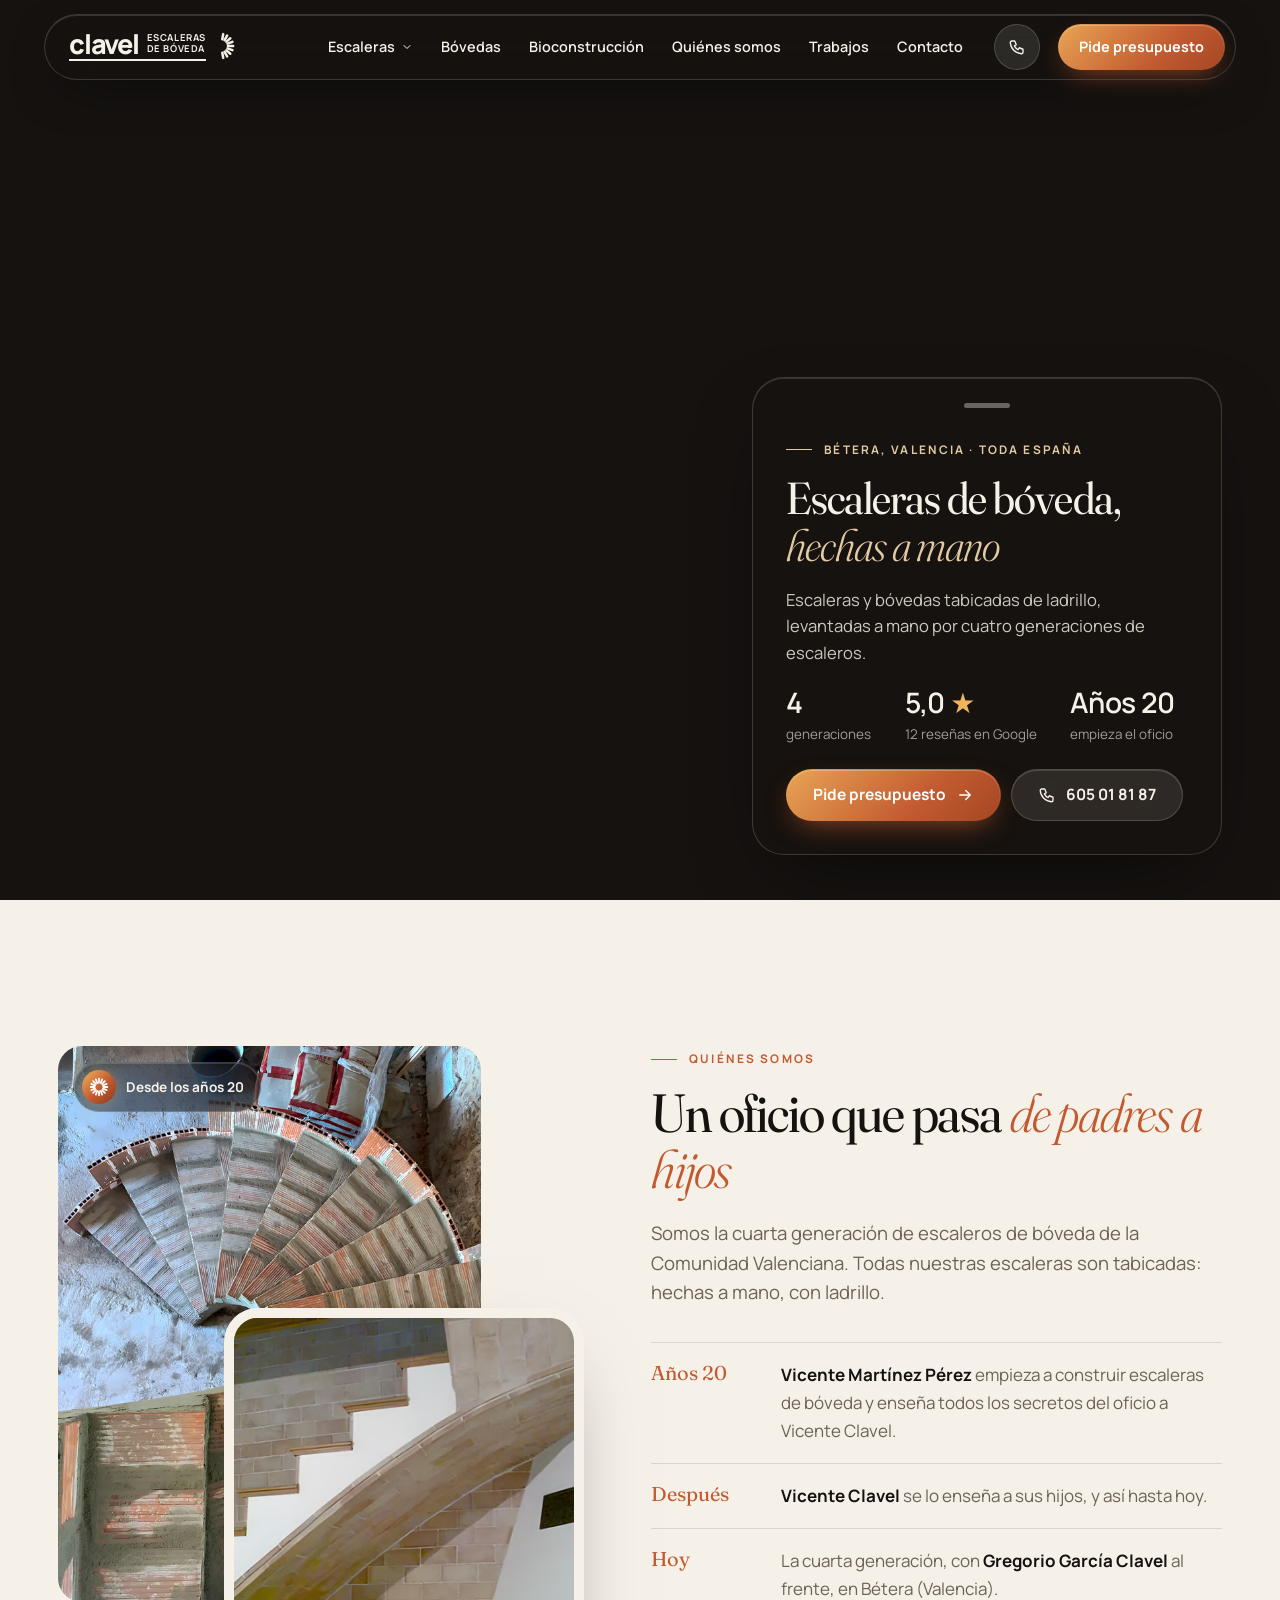
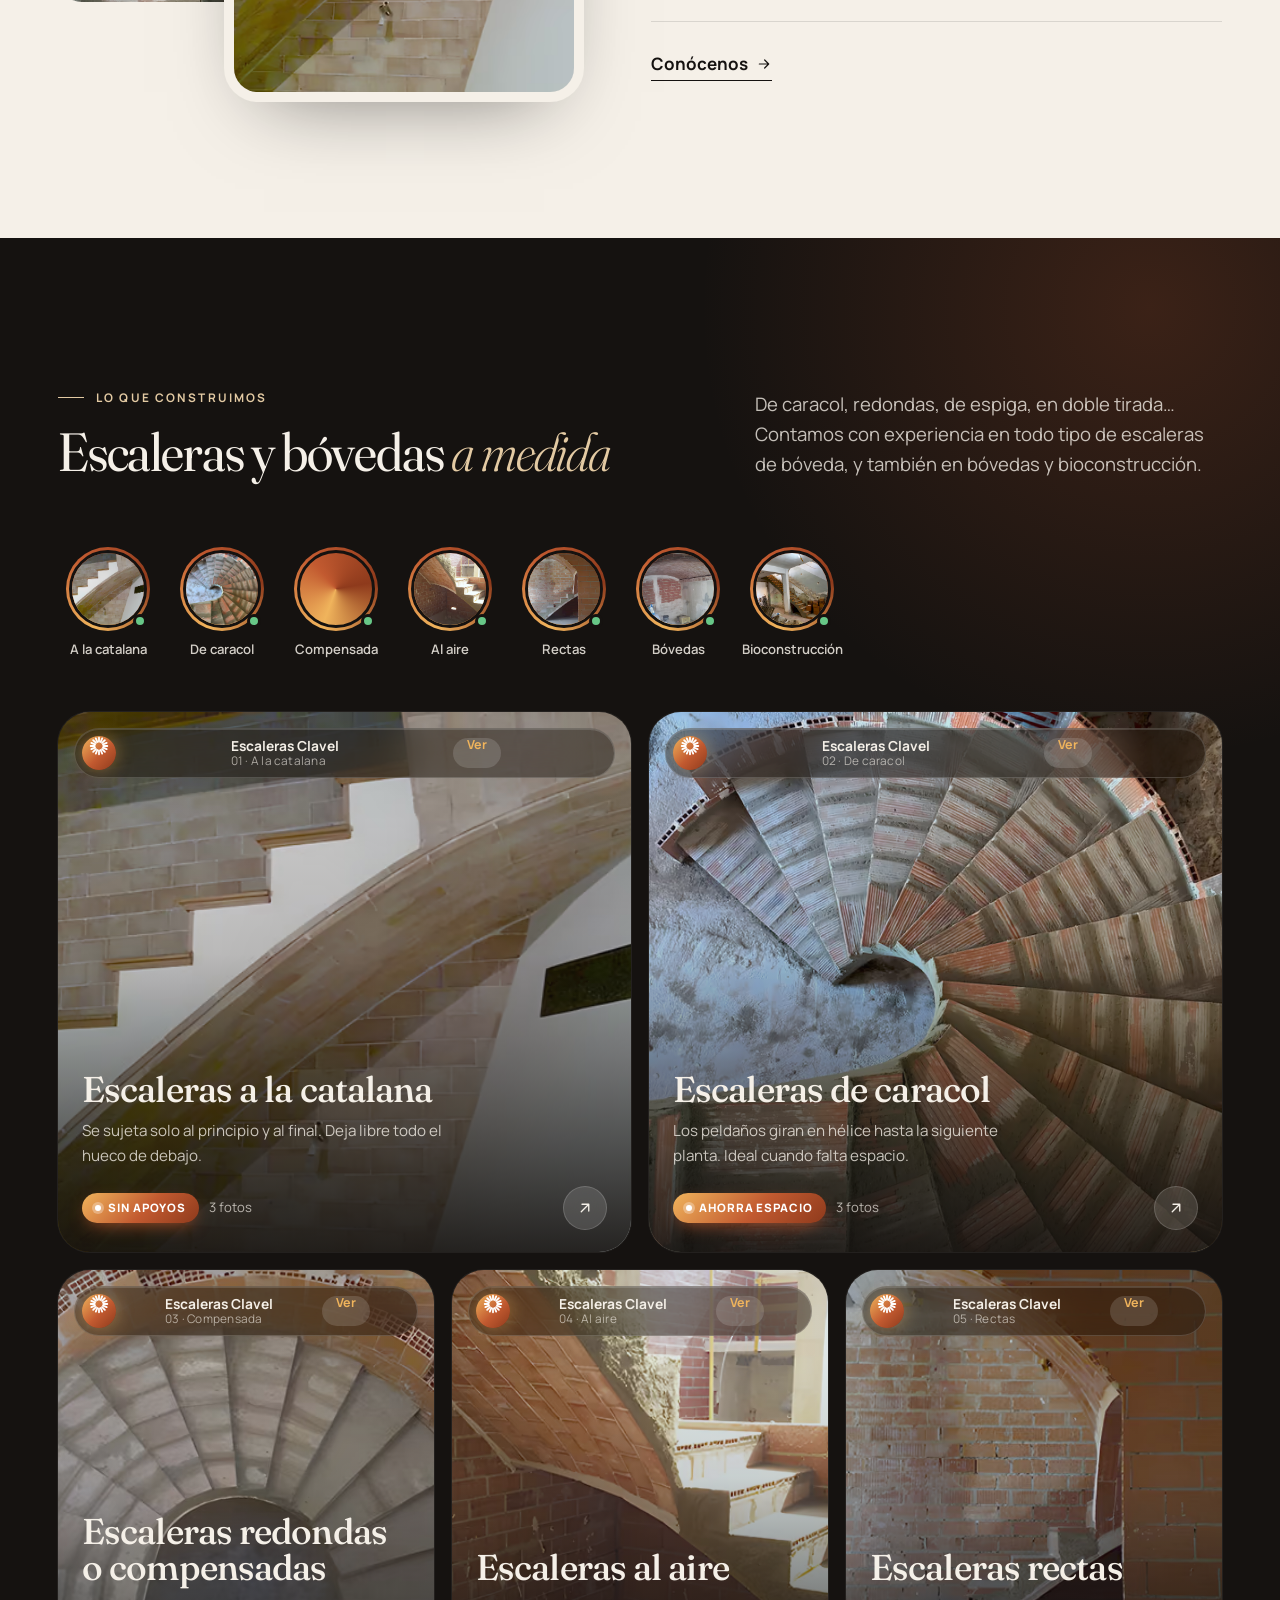
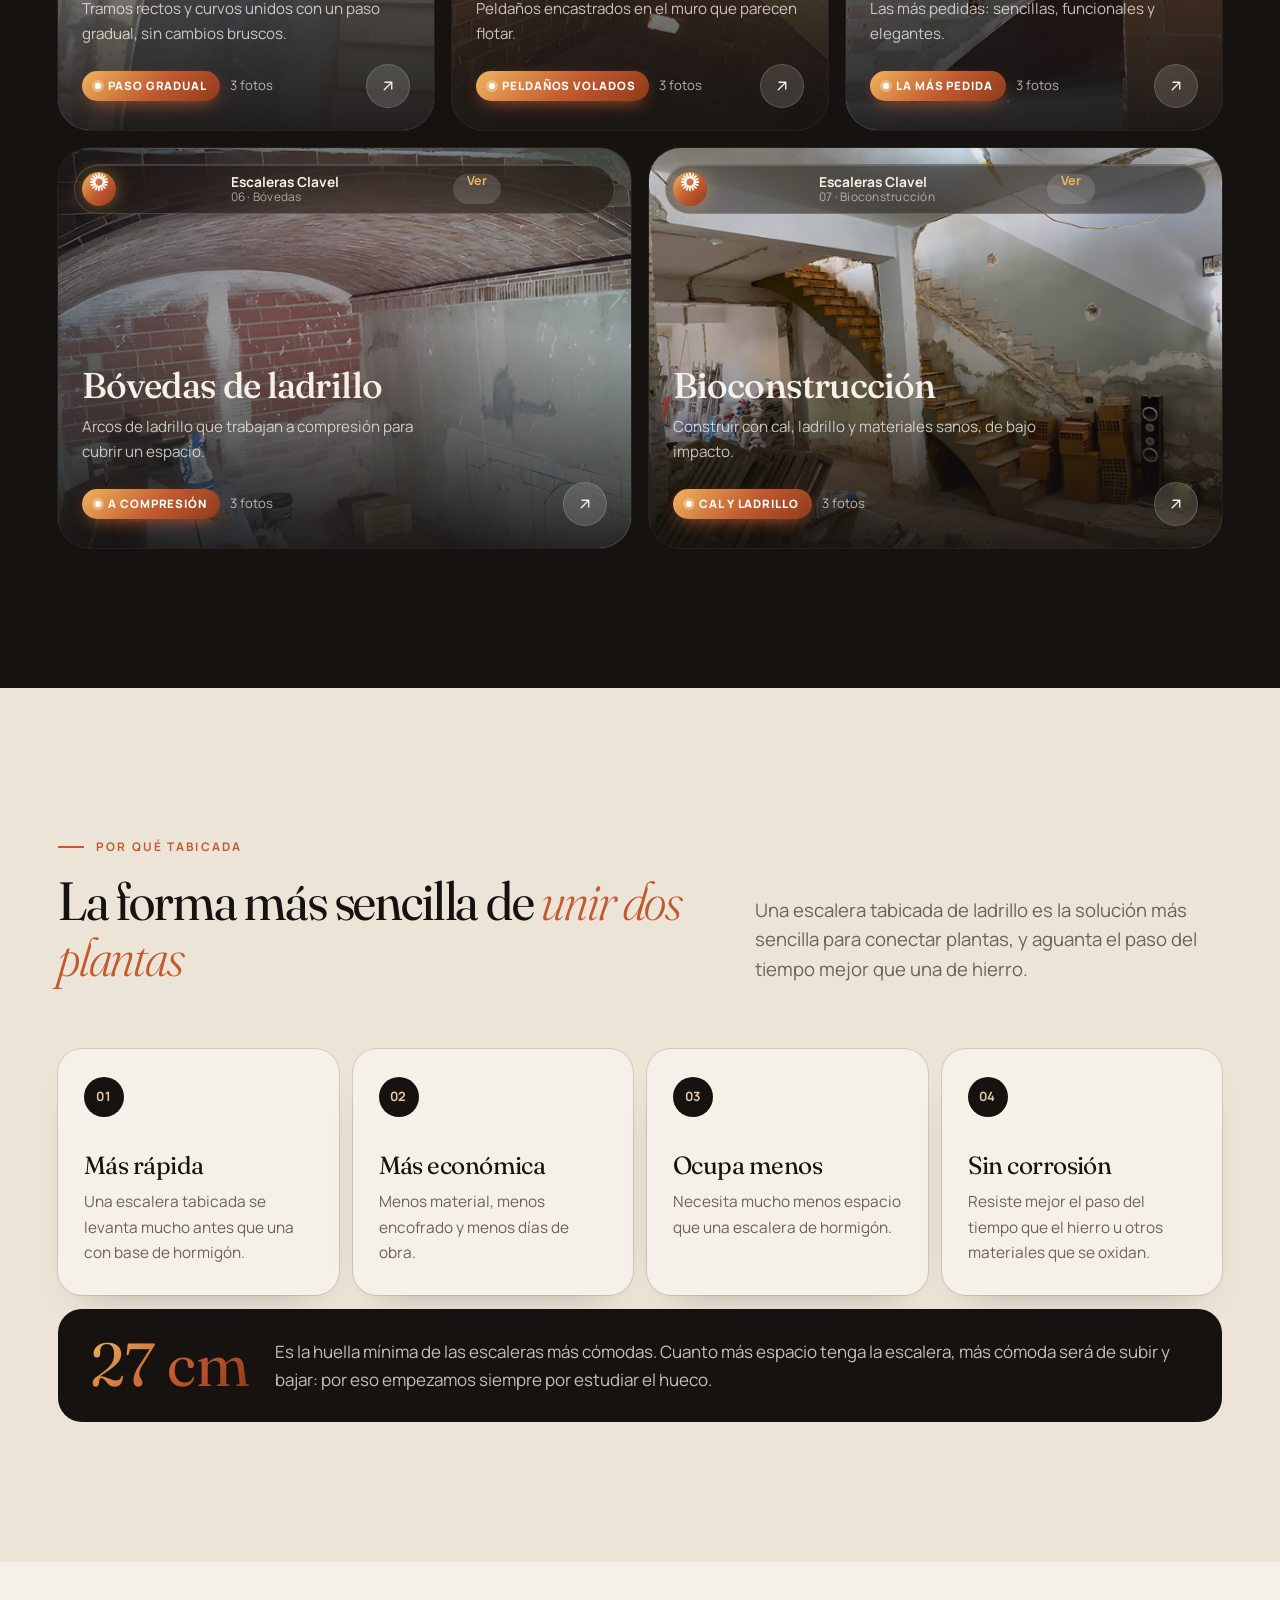
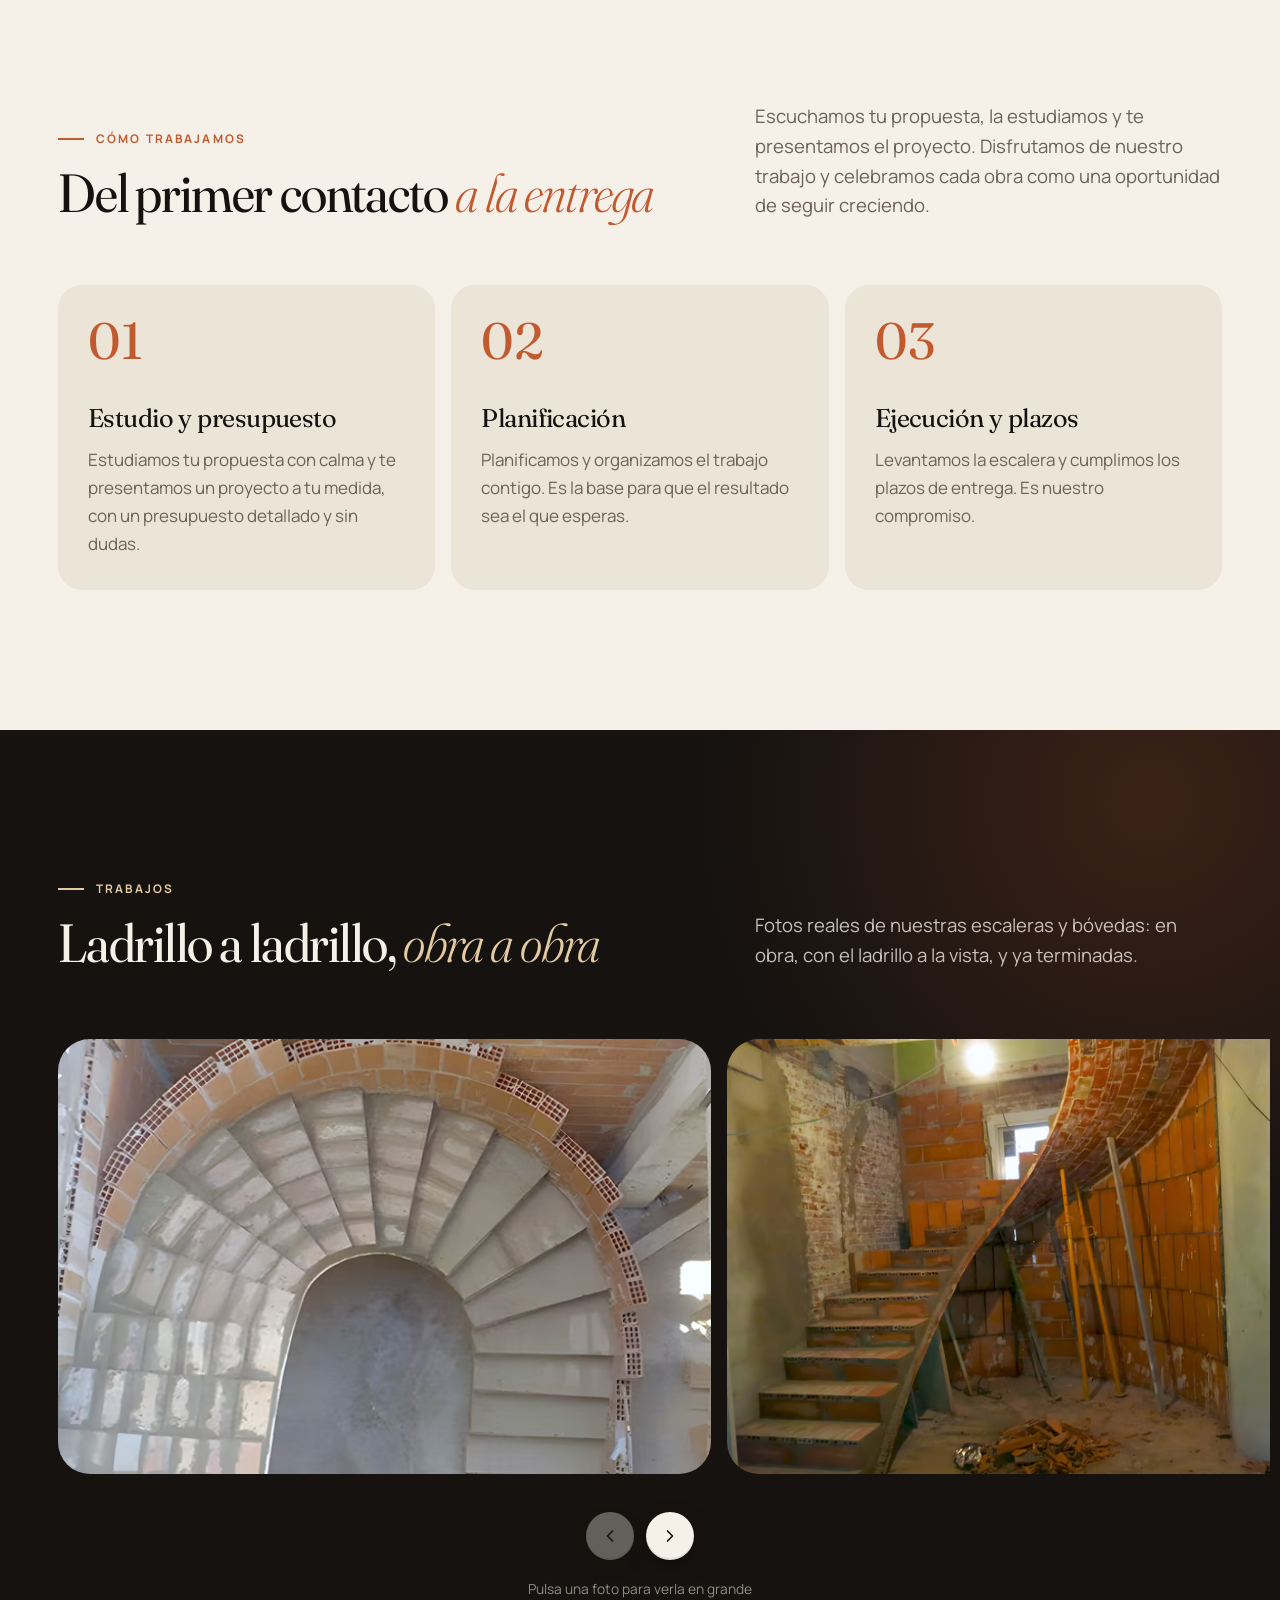
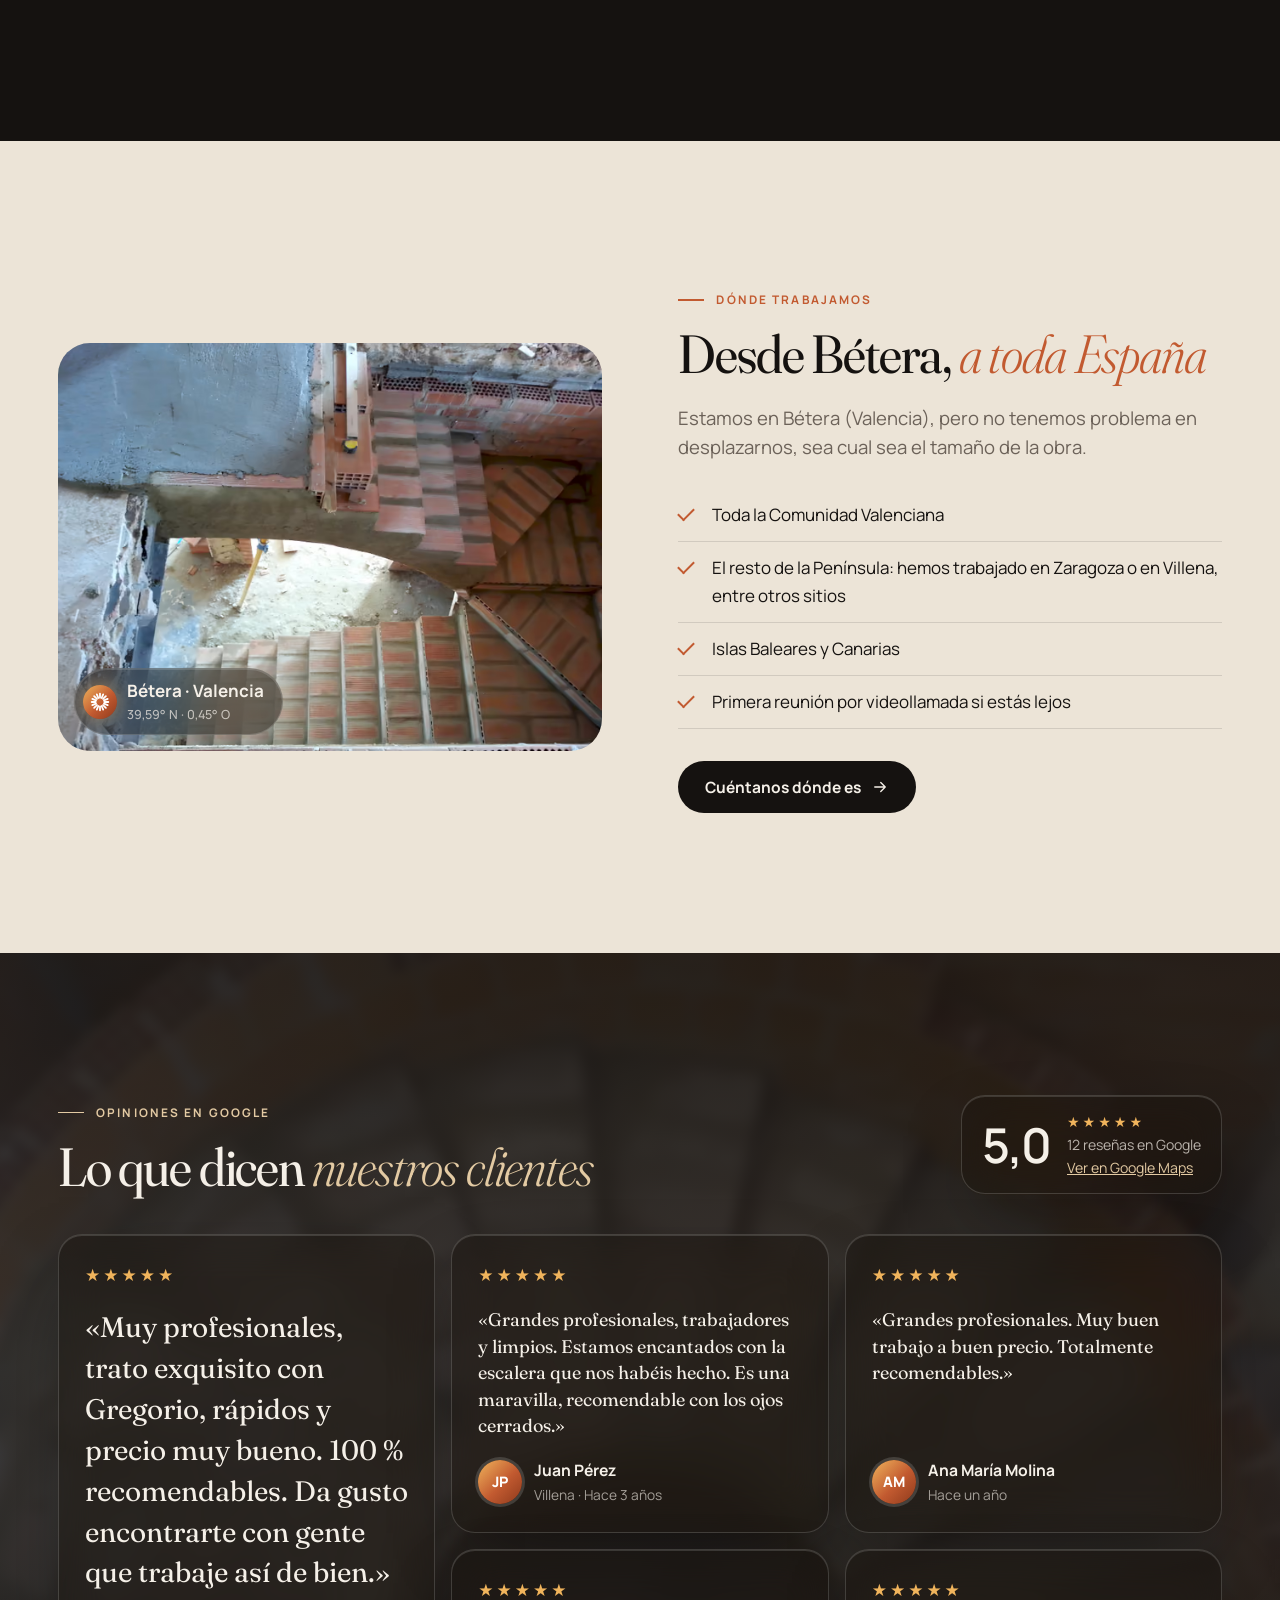
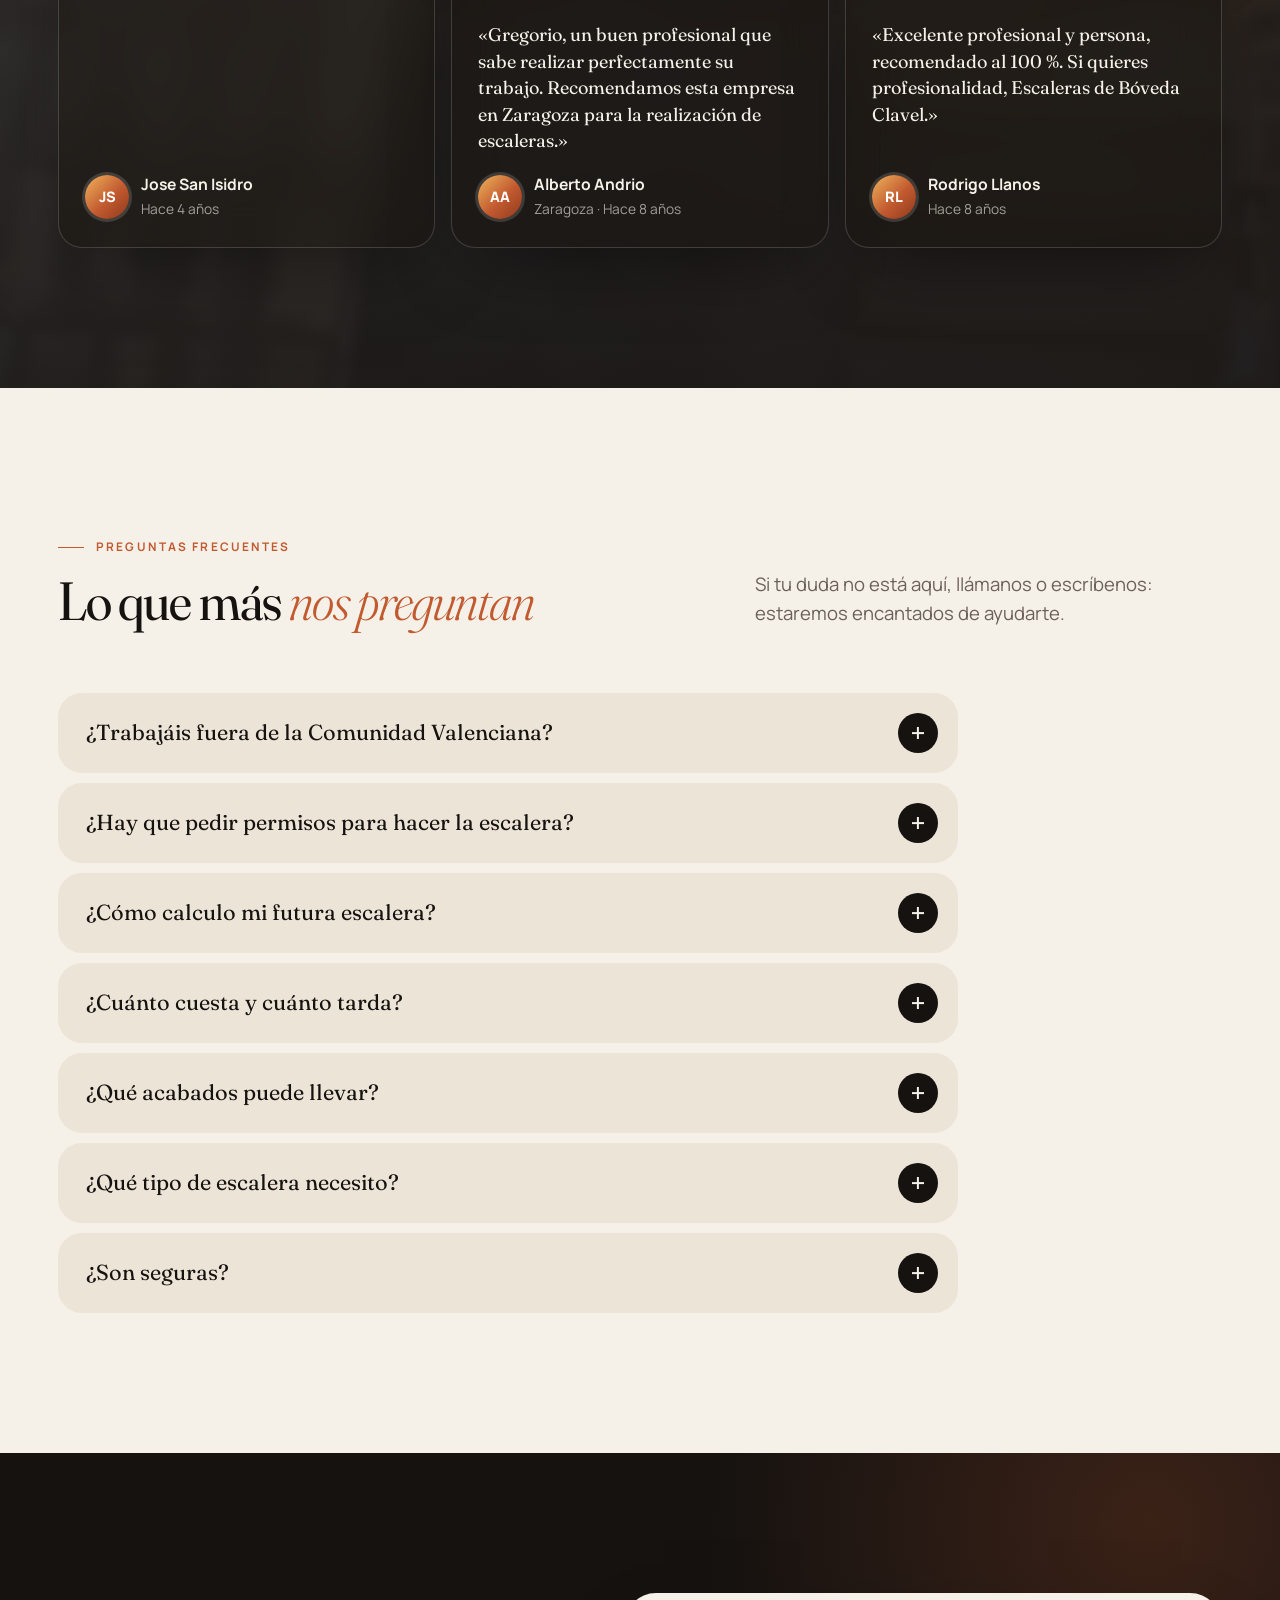
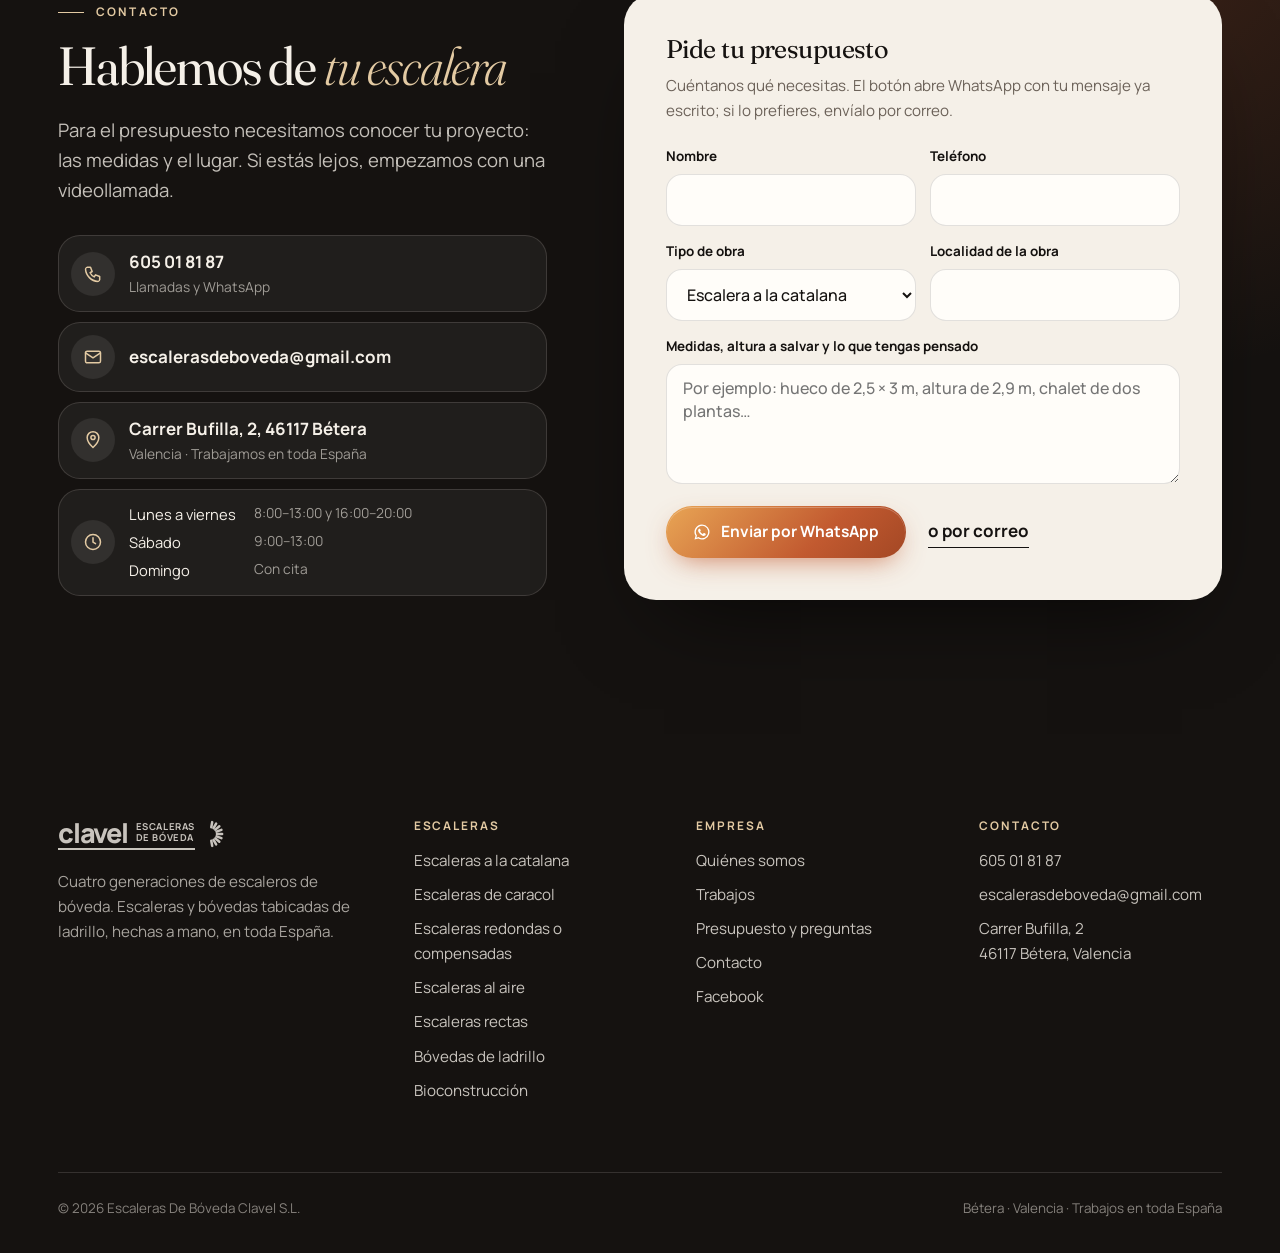
<file: index.html>
<!doctype html>
<html lang="es">
<head>
<meta charset="utf-8">
<meta name="viewport" content="width=device-width, initial-scale=1, viewport-fit=cover">
<title>Escaleras de bóveda tabicadas en Valencia | Escaleras Clavel</title>
<meta name="description" content="Escaleras de bóveda tabicadas de ladrillo, hechas a mano por la cuarta generación de escaleros. A la catalana, de caracol, compensadas, al aire, rectas y bóvedas. Bétera (Valencia), toda España.">
<link rel="canonical" href="https://nocodya-hue.github.io/escaleras-clavel/">
<meta name="theme-color" content="#151210">
<meta property="og:type" content="website"><meta property="og:locale" content="es_ES"><meta property="og:site_name" content="Escaleras Clavel">
<meta property="og:title" content="Escaleras de bóveda tabicadas en Valencia | Escaleras Clavel"><meta property="og:description" content="Escaleras de bóveda tabicadas de ladrillo, hechas a mano por la cuarta generación de escaleros. A la catalana, de caracol, compensadas, al aire, rectas y bóvedas. Bétera (Valencia), toda España."><meta property="og:url" content="https://nocodya-hue.github.io/escaleras-clavel/"><meta property="og:image" content="https://nocodya-hue.github.io/escaleras-clavel/media/boveda-curva-ladrillo-1600.jpg">
<meta name="twitter:card" content="summary_large_image">
<link rel="icon" href="favicon.svg" type="image/svg+xml"><link rel="icon" href="favicon-32.png" sizes="32x32"><link rel="apple-touch-icon" href="apple-touch-icon.png">
<link rel="preconnect" href="https://fonts.googleapis.com"><link rel="preconnect" href="https://fonts.gstatic.com" crossorigin>
<link rel="stylesheet" href="https://fonts.googleapis.com/css2?family=Fraunces:ital,opsz,wght,SOFT@0,9..144,300..600,0..100;1,9..144,300..600,0..100&family=Manrope:wght@400;500;600;700;800&display=swap">
<link rel="preload" as="image" type="image/avif" media="(min-width: 681px)" imagesrcset="media/boveda-curva-ladrillo-640.avif 640w, media/boveda-curva-ladrillo-1024.avif 1024w, media/boveda-curva-ladrillo-1600.avif 1600w, media/boveda-curva-ladrillo-2400.avif 2400w, media/boveda-curva-ladrillo-3200.avif 3200w, media/boveda-curva-ladrillo-3840.avif 3840w" imagesizes="100vw" fetchpriority="high">
<link rel="preload" as="image" type="image/avif" media="(max-width: 680px)" imagesrcset="media/portada-m-720.avif 720w, media/portada-m-1080.avif 1080w, media/portada-m-1440.avif 1440w" imagesizes="100vw" fetchpriority="high">
<link rel="stylesheet" href="css/estilo.css?v=mv84eg22">
<script type="application/ld+json">{"@context":"https://schema.org","@type":"HomeAndConstructionBusiness","@id":"https://nocodya-hue.github.io/escaleras-clavel/#negocio","name":"Escaleras Clavel","legalName":"Escaleras De Bóveda Clavel S.L.","url":"https://nocodya-hue.github.io/escaleras-clavel/","telephone":"+34605018187","email":"escalerasdeboveda@gmail.com","image":"https://nocodya-hue.github.io/escaleras-clavel/media/boveda-curva-ladrillo-1600.jpg","logo":"https://nocodya-hue.github.io/escaleras-clavel/apple-touch-icon.png","address":{"@type":"PostalAddress","streetAddress":"Carrer Bufilla, 2","postalCode":"46117","addressLocality":"Bétera","addressRegion":"Valencia","addressCountry":"ES"},"geo":{"@type":"GeoCoordinates","latitude":39.5865289,"longitude":-0.4533628},"areaServed":[{"@type":"Country","name":"España"}],"openingHoursSpecification":[{"@type":"OpeningHoursSpecification","dayOfWeek":["Monday","Tuesday","Wednesday","Thursday","Friday"],"opens":"08:00","closes":"13:00"},{"@type":"OpeningHoursSpecification","dayOfWeek":["Monday","Tuesday","Wednesday","Thursday","Friday"],"opens":"16:00","closes":"20:00"},{"@type":"OpeningHoursSpecification","dayOfWeek":["Saturday"],"opens":"09:00","closes":"13:00"}],"aggregateRating":{"@type":"AggregateRating","ratingValue":5,"bestRating":5,"reviewCount":12},"review":[{"@type":"Review","author":{"@type":"Person","name":"Jose San Isidro"},"reviewRating":{"@type":"Rating","ratingValue":5,"bestRating":5},"reviewBody":"Muy profesionales, trato exquisito con Gregorio, rápidos y precio muy bueno. 100 % recomendables. Da gusto encontrarte con gente que trabaje así de bien."},{"@type":"Review","author":{"@type":"Person","name":"Juan Pérez"},"reviewRating":{"@type":"Rating","ratingValue":5,"bestRating":5},"reviewBody":"Grandes profesionales, trabajadores y limpios. Estamos encantados con la escalera que nos habéis hecho. Es una maravilla, recomendable con los ojos cerrados."},{"@type":"Review","author":{"@type":"Person","name":"Ana María Molina"},"reviewRating":{"@type":"Rating","ratingValue":5,"bestRating":5},"reviewBody":"Grandes profesionales. Muy buen trabajo a buen precio. Totalmente recomendables."},{"@type":"Review","author":{"@type":"Person","name":"Alberto Andrio"},"reviewRating":{"@type":"Rating","ratingValue":5,"bestRating":5},"reviewBody":"Gregorio, un buen profesional que sabe realizar perfectamente su trabajo. Recomendamos esta empresa en Zaragoza para la realización de escaleras."},{"@type":"Review","author":{"@type":"Person","name":"Rodrigo Llanos"},"reviewRating":{"@type":"Rating","ratingValue":5,"bestRating":5},"reviewBody":"Excelente profesional y persona, recomendado al 100 %. Si quieres profesionalidad, Escaleras de Bóveda Clavel."}],"sameAs":["https://www.facebook.com/escaleras.clavel","https://www.google.com/maps/place/Escaleras+De+B%C3%B3veda+Clavel+S.L/@39.5865289,-0.4533628,17z/data=!4m6!3m5!1s0xd605cb5b30f424f:0x8669ec92eb9307c!8m2!3d39.5865289!4d-0.4533628!16s%2Fg%2F11b6_h3qbk"],"makesOffer":[{"@type":"Offer","itemOffered":{"@type":"Service","name":"Escaleras a la catalana","url":"https://nocodya-hue.github.io/escaleras-clavel/escalera-a-la-catalana/"}},{"@type":"Offer","itemOffered":{"@type":"Service","name":"Escaleras de caracol","url":"https://nocodya-hue.github.io/escaleras-clavel/escalera-de-caracol/"}},{"@type":"Offer","itemOffered":{"@type":"Service","name":"Escaleras redondas o compensadas","url":"https://nocodya-hue.github.io/escaleras-clavel/escalera-compensada/"}},{"@type":"Offer","itemOffered":{"@type":"Service","name":"Escaleras al aire","url":"https://nocodya-hue.github.io/escaleras-clavel/escalera-al-aire/"}},{"@type":"Offer","itemOffered":{"@type":"Service","name":"Escaleras rectas","url":"https://nocodya-hue.github.io/escaleras-clavel/escaleras-rectas/"}},{"@type":"Offer","itemOffered":{"@type":"Service","name":"Bóvedas de ladrillo","url":"https://nocodya-hue.github.io/escaleras-clavel/bovedas/"}},{"@type":"Offer","itemOffered":{"@type":"Service","name":"Bioconstrucción","url":"https://nocodya-hue.github.io/escaleras-clavel/bio-construccion/"}}]}</script>
<script type="application/ld+json">{"@context":"https://schema.org","@type":"WebSite","name":"Escaleras Clavel","url":"https://nocodya-hue.github.io/escaleras-clavel/"}</script>
</head>
<body>
<a class="salto" href="#contenido">Saltar al contenido</a>
<header class="cabecera"><div class="envoltura cabecera__in">
  <a class="logo" href="./" aria-label="Escaleras Clavel, inicio"><span class="logo__txt"><span class="logo__c">clavel</span><span class="logo__e">Escaleras<br>de bóveda</span></span><svg class="logo__i" viewBox="0 0 26 40" fill="currentColor" aria-hidden="true"><rect x="14" y="18.2" width="11" height="3.6" rx="1.8" transform="rotate(-80.0 6 20)"/><rect x="14" y="18.2" width="11" height="3.6" rx="1.8" transform="rotate(-60.0 6 20)"/><rect x="14" y="18.2" width="11" height="3.6" rx="1.8" transform="rotate(-40.0 6 20)"/><rect x="14" y="18.2" width="11" height="3.6" rx="1.8" transform="rotate(-20.0 6 20)"/><rect x="14" y="18.2" width="11" height="3.6" rx="1.8" transform="rotate(0.0 6 20)"/><rect x="14" y="18.2" width="11" height="3.6" rx="1.8" transform="rotate(20.0 6 20)"/><rect x="14" y="18.2" width="11" height="3.6" rx="1.8" transform="rotate(40.0 6 20)"/><rect x="14" y="18.2" width="11" height="3.6" rx="1.8" transform="rotate(60.0 6 20)"/><rect x="14" y="18.2" width="11" height="3.6" rx="1.8" transform="rotate(80.0 6 20)"/></svg></a>
  <nav class="nav" id="nav" aria-label="Principal">
    <div class="nav__grupo"><button type="button" aria-expanded="false">Escaleras <svg viewBox="0 0 24 24" fill="none" stroke="currentColor" stroke-width="2" stroke-linecap="round" stroke-linejoin="round" aria-hidden="true"><path d="m6 9 6 6 6-6"/></svg></button>
      <div class="nav__menu"><a href="escalera-a-la-catalana/">A la catalana<span></span></a><a href="escalera-de-caracol/">De caracol<span></span></a><a href="escalera-compensada/">Compensada<span>y redondas</span></a><a href="escalera-al-aire/">Al aire<span></span></a><a href="escaleras-rectas/">Rectas<span></span></a></div></div>
    <a href="bovedas/">Bóvedas</a>
    <a href="bio-construccion/">Bioconstrucción</a>
    <a href="quienes-somos/">Quiénes somos</a>
    <a href="#trabajos">Trabajos</a>
    <a href="contacta/">Contacto</a>
  </nav>
  <a class="cabecera__tel" href="tel:+34605018187" aria-label="Llamar al 605 01 81 87" title="605 01 81 87"><svg viewBox="0 0 24 24" fill="none" stroke="currentColor" stroke-width="1.8" stroke-linecap="round" stroke-linejoin="round" aria-hidden="true"><path d="M5 4h4l2 5-2.5 1.5a11 11 0 0 0 5 5L15 13l5 2v4a2 2 0 0 1-2 2A16 16 0 0 1 3 6a2 2 0 0 1 2-2"/></svg></a>
  <a class="boton boton--lleno" href="presupuesto/">Pide presupuesto</a>
  <button class="hamburguesa" type="button" aria-label="Menú" aria-controls="nav" aria-expanded="false"><span></span></button>
</div></header>
<main id="contenido">

<section class="portada claro" data-umbral>
  <picture class="portada__foto"><source media="(max-width: 680px)" type="image/avif" srcset="media/portada-m-720.avif 720w, media/portada-m-1080.avif 1080w, media/portada-m-1440.avif 1440w" sizes="100vw"><source media="(max-width: 680px)" type="image/webp" srcset="media/portada-m-720.webp 720w, media/portada-m-1080.webp 1080w, media/portada-m-1440.webp 1440w" sizes="100vw"><source type="image/avif" srcset="media/boveda-curva-ladrillo-640.avif 640w, media/boveda-curva-ladrillo-1024.avif 1024w, media/boveda-curva-ladrillo-1600.avif 1600w, media/boveda-curva-ladrillo-2400.avif 2400w, media/boveda-curva-ladrillo-3200.avif 3200w, media/boveda-curva-ladrillo-3840.avif 3840w" sizes="100vw"><source type="image/webp" srcset="media/boveda-curva-ladrillo-640.webp 640w, media/boveda-curva-ladrillo-1024.webp 1024w, media/boveda-curva-ladrillo-1600.webp 1600w, media/boveda-curva-ladrillo-2400.webp 2400w, media/boveda-curva-ladrillo-3200.webp 3200w, media/boveda-curva-ladrillo-3840.webp 3840w" sizes="100vw"><img src="media/boveda-curva-ladrillo-1024.webp" width="1024" height="768" alt="Escalera de bóveda tabicada en curva, de ladrillo visto, recién levantada" fetchpriority="high" decoding="async"></picture>
  <div class="envoltura portada__in">
    <div class="portada__panel cristal">
      <span class="portada__asa" aria-hidden="true"></span>
      <p class="cejilla">Bétera, Valencia · Toda España</p>
      <h1>Escaleras de bóveda, <em>hechas a mano</em></h1>
      <p class="entradilla">Escaleras y bóvedas tabicadas de ladrillo, levantadas a mano por cuatro generaciones de escaleros.</p>
      <div class="cifras">
        <div><b>4</b><span>generaciones</span></div>
        <div><b>5,0 <span class="estrella">★</span></b><span>12 reseñas en Google</span></div>
        <div><b>Años 20</b><span>empieza el oficio</span></div>
      </div>
      <div class="portada__botones"><a class="boton boton--lleno" href="presupuesto/">Pide presupuesto <svg viewBox="0 0 24 24" fill="none" stroke="currentColor" stroke-width="1.8" stroke-linecap="round" stroke-linejoin="round" aria-hidden="true"><path d="M5 12h14M13 6l6 6-6 6"/></svg></a><a class="boton boton--cristal" href="tel:+34605018187"><svg viewBox="0 0 24 24" fill="none" stroke="currentColor" stroke-width="1.8" stroke-linecap="round" stroke-linejoin="round" aria-hidden="true"><path d="M5 4h4l2 5-2.5 1.5a11 11 0 0 0 5 5L15 13l5 2v4a2 2 0 0 1-2 2A16 16 0 0 1 3 6a2 2 0 0 1 2-2"/></svg>605 01 81 87</a></div>
    </div>
  </div>
</section>

<section class="seccion" id="historia"><div class="envoltura historia">
  <div class="historia__fotos revela"><picture><source type="image/avif" srcset="media/caracol-cenital-2-640.avif 640w, media/caracol-cenital-2-1024.avif 1024w, media/caracol-cenital-2-1600.avif 1600w, media/caracol-cenital-2-2100.avif 2100w" sizes="(max-width: 1080px) 80vw, 40vw"><source type="image/webp" srcset="media/caracol-cenital-2-640.webp 640w, media/caracol-cenital-2-1024.webp 1024w, media/caracol-cenital-2-1600.webp 1600w, media/caracol-cenital-2-2100.webp 2100w" sizes="(max-width: 1080px) 80vw, 40vw"><img src="media/caracol-cenital-2-1024.webp" width="1024" height="1365" alt="Espiral de peldaños de ladrillo de una escalera de caracol, vista cenital" loading="lazy" decoding="async"></picture><picture><source type="image/avif" srcset="media/catalana-zanca-640.avif 640w, media/catalana-zanca-1024.avif 1024w, media/catalana-zanca-1600.avif 1600w, media/catalana-zanca-2000.avif 2000w" sizes="(max-width: 1080px) 60vw, 28vw"><source type="image/webp" srcset="media/catalana-zanca-640.webp 640w, media/catalana-zanca-1024.webp 1024w, media/catalana-zanca-1600.webp 1600w, media/catalana-zanca-2000.webp 2000w" sizes="(max-width: 1080px) 60vw, 28vw"><img src="media/catalana-zanca-1024.webp" width="1024" height="682" alt="Escalera a la catalana con la zanca curva de ladrillo junto a la pared" loading="lazy" decoding="async"></picture><span class="historia__sello cristal"><span class="avatar-marca"><svg viewBox="0 0 100 100" aria-hidden="true"><g fill="#fff"><rect x="67" y="45.5" width="29" height="9" rx="4.5" transform="rotate(0.0 50 50)"/><rect x="67" y="45.5" width="29" height="9" rx="4.5" transform="rotate(22.5 50 50)"/><rect x="67" y="45.5" width="29" height="9" rx="4.5" transform="rotate(45.0 50 50)"/><rect x="67" y="45.5" width="29" height="9" rx="4.5" transform="rotate(67.5 50 50)"/><rect x="67" y="45.5" width="29" height="9" rx="4.5" transform="rotate(90.0 50 50)"/><rect x="67" y="45.5" width="29" height="9" rx="4.5" transform="rotate(112.5 50 50)"/><rect x="67" y="45.5" width="29" height="9" rx="4.5" transform="rotate(135.0 50 50)"/><rect x="67" y="45.5" width="29" height="9" rx="4.5" transform="rotate(157.5 50 50)"/><rect x="67" y="45.5" width="29" height="9" rx="4.5" transform="rotate(180.0 50 50)"/><rect x="67" y="45.5" width="29" height="9" rx="4.5" transform="rotate(202.5 50 50)"/><rect x="67" y="45.5" width="29" height="9" rx="4.5" transform="rotate(225.0 50 50)"/><rect x="67" y="45.5" width="29" height="9" rx="4.5" transform="rotate(247.5 50 50)"/><rect x="67" y="45.5" width="29" height="9" rx="4.5" transform="rotate(270.0 50 50)"/><rect x="67" y="45.5" width="29" height="9" rx="4.5" transform="rotate(292.5 50 50)"/><rect x="67" y="45.5" width="29" height="9" rx="4.5" transform="rotate(315.0 50 50)"/><rect x="67" y="45.5" width="29" height="9" rx="4.5" transform="rotate(337.5 50 50)"/></g></svg></span>Desde los años 20</span></div>
  <div class="revela">
    <p class="cejilla">Quiénes somos</p>
    <h2>Un oficio que pasa <em>de padres a hijos</em></h2>
    <p class="entradilla" style="margin-top:22px">Somos la cuarta generación de escaleros de bóveda de la Comunidad Valenciana. Todas nuestras escaleras son tabicadas: hechas a mano, con ladrillo.</p>
    <ol class="linea-tiempo">
      <li><b>Años 20</b><span><strong>Vicente Martínez Pérez</strong> empieza a construir escaleras de bóveda y enseña todos los secretos del oficio a Vicente Clavel.</span></li>
      <li><b>Después</b><span><strong>Vicente Clavel</strong> se lo enseña a sus hijos, y así hasta hoy.</span></li>
      <li><b>Hoy</b><span>La cuarta generación, con <strong>Gregorio García Clavel</strong> al frente, en Bétera (Valencia).</span></li>
    </ol>
    <p style="margin-top:28px"><a class="enlace-flecha" href="quienes-somos/">Conócenos <svg viewBox="0 0 24 24" fill="none" stroke="currentColor" stroke-width="1.8" stroke-linecap="round" stroke-linejoin="round" aria-hidden="true"><path d="M5 12h14M13 6l6 6-6 6"/></svg></a></p>
  </div>
</div></section>

<section class="seccion seccion--tinta claro" id="escaleras"><div class="envoltura">
  <div class="cabeza revela"><div><p class="cejilla">Lo que construimos</p><h2>Escaleras y bóvedas <em>a medida</em></h2></div><p class="entradilla">De caracol, redondas, de espiga, en doble tirada… Contamos con experiencia en todo tipo de escaleras de bóveda, y también en bóvedas y bioconstrucción.</p></div>
  <nav class="historias revela" aria-label="Tipos de trabajo"><a href="escalera-a-la-catalana/"><span class="historias__aro"><picture><source type="image/avif" srcset="media/catalana-zanca-640.avif 640w, media/catalana-zanca-1024.avif 1024w, media/catalana-zanca-1600.avif 1600w, media/catalana-zanca-2000.avif 2000w" sizes="90px"><source type="image/webp" srcset="media/catalana-zanca-640.webp 640w, media/catalana-zanca-1024.webp 1024w, media/catalana-zanca-1600.webp 1600w, media/catalana-zanca-2000.webp 2000w" sizes="90px"><img src="media/catalana-zanca-1024.webp" width="1024" height="682" alt="" loading="lazy" decoding="async"></picture></span>A la catalana</a><a href="escalera-de-caracol/"><span class="historias__aro"><picture><source type="image/avif" srcset="media/caracol-cenital-2-640.avif 640w, media/caracol-cenital-2-1024.avif 1024w, media/caracol-cenital-2-1600.avif 1600w, media/caracol-cenital-2-2100.avif 2100w" sizes="90px"><source type="image/webp" srcset="media/caracol-cenital-2-640.webp 640w, media/caracol-cenital-2-1024.webp 1024w, media/caracol-cenital-2-1600.webp 1600w, media/caracol-cenital-2-2100.webp 2100w" sizes="90px"><img src="media/caracol-cenital-2-1024.webp" width="1024" height="1365" alt="" loading="lazy" decoding="async"></picture></span>De caracol</a><a href="escalera-compensada/"><span class="historias__aro"><picture><source type="image/avif" srcset="media/compensada-cenital-640.avif 640w, media/compensada-cenital-1024.avif 1024w, media/compensada-cenital-1600.avif 1600w, media/compensada-cenital-2000.avif 2000w" sizes="90px"><source type="image/webp" srcset="media/compensada-cenital-640.webp 640w, media/compensada-cenital-1024.webp 1024w, media/compensada-cenital-1600.webp 1600w, media/compensada-cenital-2000.webp 2000w" sizes="90px"><img src="media/compensada-cenital-1024.webp" width="1024" height="682" alt="" loading="lazy" decoding="async"></picture></span>Compensada</a><a href="escalera-al-aire/"><span class="historias__aro"><picture><source type="image/avif" srcset="media/al-aire-ladrillo-640.avif 640w, media/al-aire-ladrillo-1024.avif 1024w, media/al-aire-ladrillo-1600.avif 1600w, media/al-aire-ladrillo-2000.avif 2000w" sizes="90px"><source type="image/webp" srcset="media/al-aire-ladrillo-640.webp 640w, media/al-aire-ladrillo-1024.webp 1024w, media/al-aire-ladrillo-1600.webp 1600w, media/al-aire-ladrillo-2000.webp 2000w" sizes="90px"><img src="media/al-aire-ladrillo-1024.webp" width="1024" height="682" alt="" loading="lazy" decoding="async"></picture></span>Al aire</a><a href="escaleras-rectas/"><span class="historias__aro"><picture><source type="image/avif" srcset="media/recta-boveda-640.avif 640w, media/recta-boveda-1024.avif 1024w, media/recta-boveda-1600.avif 1600w, media/recta-boveda-2000.avif 2000w" sizes="90px"><source type="image/webp" srcset="media/recta-boveda-640.webp 640w, media/recta-boveda-1024.webp 1024w, media/recta-boveda-1600.webp 1600w, media/recta-boveda-2000.webp 2000w" sizes="90px"><img src="media/recta-boveda-1024.webp" width="1024" height="682" alt="" loading="lazy" decoding="async"></picture></span>Rectas</a><a href="bovedas/"><span class="historias__aro"><picture><source type="image/avif" srcset="media/boveda-canon-640.avif 640w, media/boveda-canon-1024.avif 1024w, media/boveda-canon-1600.avif 1600w, media/boveda-canon-2000.avif 2000w" sizes="90px"><source type="image/webp" srcset="media/boveda-canon-640.webp 640w, media/boveda-canon-1024.webp 1024w, media/boveda-canon-1600.webp 1600w, media/boveda-canon-2000.webp 2000w" sizes="90px"><img src="media/boveda-canon-1024.webp" width="1024" height="682" alt="" loading="lazy" decoding="async"></picture></span>Bóvedas</a><a href="bio-construccion/"><span class="historias__aro"><picture><source type="image/avif" srcset="media/escalera-vivienda-obra-640.avif 640w, media/escalera-vivienda-obra-1024.avif 1024w, media/escalera-vivienda-obra-1600.avif 1600w, media/escalera-vivienda-obra-2400.avif 2400w, media/escalera-vivienda-obra-3200.avif 3200w" sizes="90px"><source type="image/webp" srcset="media/escalera-vivienda-obra-640.webp 640w, media/escalera-vivienda-obra-1024.webp 1024w, media/escalera-vivienda-obra-1600.webp 1600w, media/escalera-vivienda-obra-2400.webp 2400w, media/escalera-vivienda-obra-3200.webp 3200w" sizes="90px"><img src="media/escalera-vivienda-obra-1024.webp" width="1024" height="768" alt="" loading="lazy" decoding="async"></picture></span>Bioconstrucción</a></nav>
  <div class="tipos"><a class="tipo revela" href="escalera-a-la-catalana/"><picture><source type="image/avif" srcset="media/catalana-zanca-640.avif 640w, media/catalana-zanca-1024.avif 1024w, media/catalana-zanca-1600.avif 1600w, media/catalana-zanca-2000.avif 2000w" sizes="(max-width: 680px) 100vw, 50vw"><source type="image/webp" srcset="media/catalana-zanca-640.webp 640w, media/catalana-zanca-1024.webp 1024w, media/catalana-zanca-1600.webp 1600w, media/catalana-zanca-2000.webp 2000w" sizes="(max-width: 680px) 100vw, 50vw"><img src="media/catalana-zanca-1024.webp" width="1024" height="682" alt="" loading="lazy" decoding="async"></picture><span class="tipo__top cristal"><span class="avatar-marca"><svg viewBox="0 0 100 100" aria-hidden="true"><g fill="#fff"><rect x="67" y="45.5" width="29" height="9" rx="4.5" transform="rotate(0.0 50 50)"/><rect x="67" y="45.5" width="29" height="9" rx="4.5" transform="rotate(22.5 50 50)"/><rect x="67" y="45.5" width="29" height="9" rx="4.5" transform="rotate(45.0 50 50)"/><rect x="67" y="45.5" width="29" height="9" rx="4.5" transform="rotate(67.5 50 50)"/><rect x="67" y="45.5" width="29" height="9" rx="4.5" transform="rotate(90.0 50 50)"/><rect x="67" y="45.5" width="29" height="9" rx="4.5" transform="rotate(112.5 50 50)"/><rect x="67" y="45.5" width="29" height="9" rx="4.5" transform="rotate(135.0 50 50)"/><rect x="67" y="45.5" width="29" height="9" rx="4.5" transform="rotate(157.5 50 50)"/><rect x="67" y="45.5" width="29" height="9" rx="4.5" transform="rotate(180.0 50 50)"/><rect x="67" y="45.5" width="29" height="9" rx="4.5" transform="rotate(202.5 50 50)"/><rect x="67" y="45.5" width="29" height="9" rx="4.5" transform="rotate(225.0 50 50)"/><rect x="67" y="45.5" width="29" height="9" rx="4.5" transform="rotate(247.5 50 50)"/><rect x="67" y="45.5" width="29" height="9" rx="4.5" transform="rotate(270.0 50 50)"/><rect x="67" y="45.5" width="29" height="9" rx="4.5" transform="rotate(292.5 50 50)"/><rect x="67" y="45.5" width="29" height="9" rx="4.5" transform="rotate(315.0 50 50)"/><rect x="67" y="45.5" width="29" height="9" rx="4.5" transform="rotate(337.5 50 50)"/></g></svg></span><span><b>Escaleras Clavel</b><small>01 · A la catalana</small></span><span class="tipo__ver">Ver</span></span><h3>Escaleras a la catalana</h3><p>Se sujeta solo al principio y al final. Deja libre todo el hueco de debajo.</p><span class="tipo__pie"><span class="pildora-viva">Sin apoyos</span><small>3 fotos</small><span class="tipo__ir"><svg viewBox="0 0 24 24" fill="none" stroke="currentColor" stroke-width="1.8" stroke-linecap="round" stroke-linejoin="round" aria-hidden="true"><path d="M7 17 17 7M8 7h9v9"/></svg></span></span></a><a class="tipo revela" href="escalera-de-caracol/"><picture><source type="image/avif" srcset="media/caracol-cenital-2-640.avif 640w, media/caracol-cenital-2-1024.avif 1024w, media/caracol-cenital-2-1600.avif 1600w, media/caracol-cenital-2-2100.avif 2100w" sizes="(max-width: 680px) 100vw, 50vw"><source type="image/webp" srcset="media/caracol-cenital-2-640.webp 640w, media/caracol-cenital-2-1024.webp 1024w, media/caracol-cenital-2-1600.webp 1600w, media/caracol-cenital-2-2100.webp 2100w" sizes="(max-width: 680px) 100vw, 50vw"><img src="media/caracol-cenital-2-1024.webp" width="1024" height="1365" alt="" loading="lazy" decoding="async"></picture><span class="tipo__top cristal"><span class="avatar-marca"><svg viewBox="0 0 100 100" aria-hidden="true"><g fill="#fff"><rect x="67" y="45.5" width="29" height="9" rx="4.5" transform="rotate(0.0 50 50)"/><rect x="67" y="45.5" width="29" height="9" rx="4.5" transform="rotate(22.5 50 50)"/><rect x="67" y="45.5" width="29" height="9" rx="4.5" transform="rotate(45.0 50 50)"/><rect x="67" y="45.5" width="29" height="9" rx="4.5" transform="rotate(67.5 50 50)"/><rect x="67" y="45.5" width="29" height="9" rx="4.5" transform="rotate(90.0 50 50)"/><rect x="67" y="45.5" width="29" height="9" rx="4.5" transform="rotate(112.5 50 50)"/><rect x="67" y="45.5" width="29" height="9" rx="4.5" transform="rotate(135.0 50 50)"/><rect x="67" y="45.5" width="29" height="9" rx="4.5" transform="rotate(157.5 50 50)"/><rect x="67" y="45.5" width="29" height="9" rx="4.5" transform="rotate(180.0 50 50)"/><rect x="67" y="45.5" width="29" height="9" rx="4.5" transform="rotate(202.5 50 50)"/><rect x="67" y="45.5" width="29" height="9" rx="4.5" transform="rotate(225.0 50 50)"/><rect x="67" y="45.5" width="29" height="9" rx="4.5" transform="rotate(247.5 50 50)"/><rect x="67" y="45.5" width="29" height="9" rx="4.5" transform="rotate(270.0 50 50)"/><rect x="67" y="45.5" width="29" height="9" rx="4.5" transform="rotate(292.5 50 50)"/><rect x="67" y="45.5" width="29" height="9" rx="4.5" transform="rotate(315.0 50 50)"/><rect x="67" y="45.5" width="29" height="9" rx="4.5" transform="rotate(337.5 50 50)"/></g></svg></span><span><b>Escaleras Clavel</b><small>02 · De caracol</small></span><span class="tipo__ver">Ver</span></span><h3>Escaleras de caracol</h3><p>Los peldaños giran en hélice hasta la siguiente planta. Ideal cuando falta espacio.</p><span class="tipo__pie"><span class="pildora-viva">Ahorra espacio</span><small>3 fotos</small><span class="tipo__ir"><svg viewBox="0 0 24 24" fill="none" stroke="currentColor" stroke-width="1.8" stroke-linecap="round" stroke-linejoin="round" aria-hidden="true"><path d="M7 17 17 7M8 7h9v9"/></svg></span></span></a><a class="tipo revela" href="escalera-compensada/"><picture><source type="image/avif" srcset="media/compensada-cenital-640.avif 640w, media/compensada-cenital-1024.avif 1024w, media/compensada-cenital-1600.avif 1600w, media/compensada-cenital-2000.avif 2000w" sizes="(max-width: 680px) 100vw, (max-width: 1080px) 50vw, 33vw"><source type="image/webp" srcset="media/compensada-cenital-640.webp 640w, media/compensada-cenital-1024.webp 1024w, media/compensada-cenital-1600.webp 1600w, media/compensada-cenital-2000.webp 2000w" sizes="(max-width: 680px) 100vw, (max-width: 1080px) 50vw, 33vw"><img src="media/compensada-cenital-1024.webp" width="1024" height="682" alt="" loading="lazy" decoding="async"></picture><span class="tipo__top cristal"><span class="avatar-marca"><svg viewBox="0 0 100 100" aria-hidden="true"><g fill="#fff"><rect x="67" y="45.5" width="29" height="9" rx="4.5" transform="rotate(0.0 50 50)"/><rect x="67" y="45.5" width="29" height="9" rx="4.5" transform="rotate(22.5 50 50)"/><rect x="67" y="45.5" width="29" height="9" rx="4.5" transform="rotate(45.0 50 50)"/><rect x="67" y="45.5" width="29" height="9" rx="4.5" transform="rotate(67.5 50 50)"/><rect x="67" y="45.5" width="29" height="9" rx="4.5" transform="rotate(90.0 50 50)"/><rect x="67" y="45.5" width="29" height="9" rx="4.5" transform="rotate(112.5 50 50)"/><rect x="67" y="45.5" width="29" height="9" rx="4.5" transform="rotate(135.0 50 50)"/><rect x="67" y="45.5" width="29" height="9" rx="4.5" transform="rotate(157.5 50 50)"/><rect x="67" y="45.5" width="29" height="9" rx="4.5" transform="rotate(180.0 50 50)"/><rect x="67" y="45.5" width="29" height="9" rx="4.5" transform="rotate(202.5 50 50)"/><rect x="67" y="45.5" width="29" height="9" rx="4.5" transform="rotate(225.0 50 50)"/><rect x="67" y="45.5" width="29" height="9" rx="4.5" transform="rotate(247.5 50 50)"/><rect x="67" y="45.5" width="29" height="9" rx="4.5" transform="rotate(270.0 50 50)"/><rect x="67" y="45.5" width="29" height="9" rx="4.5" transform="rotate(292.5 50 50)"/><rect x="67" y="45.5" width="29" height="9" rx="4.5" transform="rotate(315.0 50 50)"/><rect x="67" y="45.5" width="29" height="9" rx="4.5" transform="rotate(337.5 50 50)"/></g></svg></span><span><b>Escaleras Clavel</b><small>03 · Compensada</small></span><span class="tipo__ver">Ver</span></span><h3>Escaleras redondas o compensadas</h3><p>Tramos rectos y curvos unidos con un paso gradual, sin cambios bruscos.</p><span class="tipo__pie"><span class="pildora-viva">Paso gradual</span><small>3 fotos</small><span class="tipo__ir"><svg viewBox="0 0 24 24" fill="none" stroke="currentColor" stroke-width="1.8" stroke-linecap="round" stroke-linejoin="round" aria-hidden="true"><path d="M7 17 17 7M8 7h9v9"/></svg></span></span></a><a class="tipo revela" href="escalera-al-aire/"><picture><source type="image/avif" srcset="media/al-aire-ladrillo-640.avif 640w, media/al-aire-ladrillo-1024.avif 1024w, media/al-aire-ladrillo-1600.avif 1600w, media/al-aire-ladrillo-2000.avif 2000w" sizes="(max-width: 680px) 100vw, (max-width: 1080px) 50vw, 33vw"><source type="image/webp" srcset="media/al-aire-ladrillo-640.webp 640w, media/al-aire-ladrillo-1024.webp 1024w, media/al-aire-ladrillo-1600.webp 1600w, media/al-aire-ladrillo-2000.webp 2000w" sizes="(max-width: 680px) 100vw, (max-width: 1080px) 50vw, 33vw"><img src="media/al-aire-ladrillo-1024.webp" width="1024" height="682" alt="" loading="lazy" decoding="async"></picture><span class="tipo__top cristal"><span class="avatar-marca"><svg viewBox="0 0 100 100" aria-hidden="true"><g fill="#fff"><rect x="67" y="45.5" width="29" height="9" rx="4.5" transform="rotate(0.0 50 50)"/><rect x="67" y="45.5" width="29" height="9" rx="4.5" transform="rotate(22.5 50 50)"/><rect x="67" y="45.5" width="29" height="9" rx="4.5" transform="rotate(45.0 50 50)"/><rect x="67" y="45.5" width="29" height="9" rx="4.5" transform="rotate(67.5 50 50)"/><rect x="67" y="45.5" width="29" height="9" rx="4.5" transform="rotate(90.0 50 50)"/><rect x="67" y="45.5" width="29" height="9" rx="4.5" transform="rotate(112.5 50 50)"/><rect x="67" y="45.5" width="29" height="9" rx="4.5" transform="rotate(135.0 50 50)"/><rect x="67" y="45.5" width="29" height="9" rx="4.5" transform="rotate(157.5 50 50)"/><rect x="67" y="45.5" width="29" height="9" rx="4.5" transform="rotate(180.0 50 50)"/><rect x="67" y="45.5" width="29" height="9" rx="4.5" transform="rotate(202.5 50 50)"/><rect x="67" y="45.5" width="29" height="9" rx="4.5" transform="rotate(225.0 50 50)"/><rect x="67" y="45.5" width="29" height="9" rx="4.5" transform="rotate(247.5 50 50)"/><rect x="67" y="45.5" width="29" height="9" rx="4.5" transform="rotate(270.0 50 50)"/><rect x="67" y="45.5" width="29" height="9" rx="4.5" transform="rotate(292.5 50 50)"/><rect x="67" y="45.5" width="29" height="9" rx="4.5" transform="rotate(315.0 50 50)"/><rect x="67" y="45.5" width="29" height="9" rx="4.5" transform="rotate(337.5 50 50)"/></g></svg></span><span><b>Escaleras Clavel</b><small>04 · Al aire</small></span><span class="tipo__ver">Ver</span></span><h3>Escaleras al aire</h3><p>Peldaños encastrados en el muro que parecen flotar.</p><span class="tipo__pie"><span class="pildora-viva">Peldaños volados</span><small>3 fotos</small><span class="tipo__ir"><svg viewBox="0 0 24 24" fill="none" stroke="currentColor" stroke-width="1.8" stroke-linecap="round" stroke-linejoin="round" aria-hidden="true"><path d="M7 17 17 7M8 7h9v9"/></svg></span></span></a><a class="tipo revela" href="escaleras-rectas/"><picture><source type="image/avif" srcset="media/recta-boveda-640.avif 640w, media/recta-boveda-1024.avif 1024w, media/recta-boveda-1600.avif 1600w, media/recta-boveda-2000.avif 2000w" sizes="(max-width: 680px) 100vw, (max-width: 1080px) 50vw, 33vw"><source type="image/webp" srcset="media/recta-boveda-640.webp 640w, media/recta-boveda-1024.webp 1024w, media/recta-boveda-1600.webp 1600w, media/recta-boveda-2000.webp 2000w" sizes="(max-width: 680px) 100vw, (max-width: 1080px) 50vw, 33vw"><img src="media/recta-boveda-1024.webp" width="1024" height="682" alt="" loading="lazy" decoding="async"></picture><span class="tipo__top cristal"><span class="avatar-marca"><svg viewBox="0 0 100 100" aria-hidden="true"><g fill="#fff"><rect x="67" y="45.5" width="29" height="9" rx="4.5" transform="rotate(0.0 50 50)"/><rect x="67" y="45.5" width="29" height="9" rx="4.5" transform="rotate(22.5 50 50)"/><rect x="67" y="45.5" width="29" height="9" rx="4.5" transform="rotate(45.0 50 50)"/><rect x="67" y="45.5" width="29" height="9" rx="4.5" transform="rotate(67.5 50 50)"/><rect x="67" y="45.5" width="29" height="9" rx="4.5" transform="rotate(90.0 50 50)"/><rect x="67" y="45.5" width="29" height="9" rx="4.5" transform="rotate(112.5 50 50)"/><rect x="67" y="45.5" width="29" height="9" rx="4.5" transform="rotate(135.0 50 50)"/><rect x="67" y="45.5" width="29" height="9" rx="4.5" transform="rotate(157.5 50 50)"/><rect x="67" y="45.5" width="29" height="9" rx="4.5" transform="rotate(180.0 50 50)"/><rect x="67" y="45.5" width="29" height="9" rx="4.5" transform="rotate(202.5 50 50)"/><rect x="67" y="45.5" width="29" height="9" rx="4.5" transform="rotate(225.0 50 50)"/><rect x="67" y="45.5" width="29" height="9" rx="4.5" transform="rotate(247.5 50 50)"/><rect x="67" y="45.5" width="29" height="9" rx="4.5" transform="rotate(270.0 50 50)"/><rect x="67" y="45.5" width="29" height="9" rx="4.5" transform="rotate(292.5 50 50)"/><rect x="67" y="45.5" width="29" height="9" rx="4.5" transform="rotate(315.0 50 50)"/><rect x="67" y="45.5" width="29" height="9" rx="4.5" transform="rotate(337.5 50 50)"/></g></svg></span><span><b>Escaleras Clavel</b><small>05 · Rectas</small></span><span class="tipo__ver">Ver</span></span><h3>Escaleras rectas</h3><p>Las más pedidas: sencillas, funcionales y elegantes.</p><span class="tipo__pie"><span class="pildora-viva">La más pedida</span><small>3 fotos</small><span class="tipo__ir"><svg viewBox="0 0 24 24" fill="none" stroke="currentColor" stroke-width="1.8" stroke-linecap="round" stroke-linejoin="round" aria-hidden="true"><path d="M7 17 17 7M8 7h9v9"/></svg></span></span></a><a class="tipo revela" href="bovedas/"><picture><source type="image/avif" srcset="media/boveda-canon-640.avif 640w, media/boveda-canon-1024.avif 1024w, media/boveda-canon-1600.avif 1600w, media/boveda-canon-2000.avif 2000w" sizes="(max-width: 680px) 100vw, 50vw"><source type="image/webp" srcset="media/boveda-canon-640.webp 640w, media/boveda-canon-1024.webp 1024w, media/boveda-canon-1600.webp 1600w, media/boveda-canon-2000.webp 2000w" sizes="(max-width: 680px) 100vw, 50vw"><img src="media/boveda-canon-1024.webp" width="1024" height="682" alt="" loading="lazy" decoding="async"></picture><span class="tipo__top cristal"><span class="avatar-marca"><svg viewBox="0 0 100 100" aria-hidden="true"><g fill="#fff"><rect x="67" y="45.5" width="29" height="9" rx="4.5" transform="rotate(0.0 50 50)"/><rect x="67" y="45.5" width="29" height="9" rx="4.5" transform="rotate(22.5 50 50)"/><rect x="67" y="45.5" width="29" height="9" rx="4.5" transform="rotate(45.0 50 50)"/><rect x="67" y="45.5" width="29" height="9" rx="4.5" transform="rotate(67.5 50 50)"/><rect x="67" y="45.5" width="29" height="9" rx="4.5" transform="rotate(90.0 50 50)"/><rect x="67" y="45.5" width="29" height="9" rx="4.5" transform="rotate(112.5 50 50)"/><rect x="67" y="45.5" width="29" height="9" rx="4.5" transform="rotate(135.0 50 50)"/><rect x="67" y="45.5" width="29" height="9" rx="4.5" transform="rotate(157.5 50 50)"/><rect x="67" y="45.5" width="29" height="9" rx="4.5" transform="rotate(180.0 50 50)"/><rect x="67" y="45.5" width="29" height="9" rx="4.5" transform="rotate(202.5 50 50)"/><rect x="67" y="45.5" width="29" height="9" rx="4.5" transform="rotate(225.0 50 50)"/><rect x="67" y="45.5" width="29" height="9" rx="4.5" transform="rotate(247.5 50 50)"/><rect x="67" y="45.5" width="29" height="9" rx="4.5" transform="rotate(270.0 50 50)"/><rect x="67" y="45.5" width="29" height="9" rx="4.5" transform="rotate(292.5 50 50)"/><rect x="67" y="45.5" width="29" height="9" rx="4.5" transform="rotate(315.0 50 50)"/><rect x="67" y="45.5" width="29" height="9" rx="4.5" transform="rotate(337.5 50 50)"/></g></svg></span><span><b>Escaleras Clavel</b><small>06 · Bóvedas</small></span><span class="tipo__ver">Ver</span></span><h3>Bóvedas de ladrillo</h3><p>Arcos de ladrillo que trabajan a compresión para cubrir un espacio.</p><span class="tipo__pie"><span class="pildora-viva">A compresión</span><small>3 fotos</small><span class="tipo__ir"><svg viewBox="0 0 24 24" fill="none" stroke="currentColor" stroke-width="1.8" stroke-linecap="round" stroke-linejoin="round" aria-hidden="true"><path d="M7 17 17 7M8 7h9v9"/></svg></span></span></a><a class="tipo revela" href="bio-construccion/"><picture><source type="image/avif" srcset="media/escalera-vivienda-obra-640.avif 640w, media/escalera-vivienda-obra-1024.avif 1024w, media/escalera-vivienda-obra-1600.avif 1600w, media/escalera-vivienda-obra-2400.avif 2400w, media/escalera-vivienda-obra-3200.avif 3200w" sizes="(max-width: 680px) 100vw, 50vw"><source type="image/webp" srcset="media/escalera-vivienda-obra-640.webp 640w, media/escalera-vivienda-obra-1024.webp 1024w, media/escalera-vivienda-obra-1600.webp 1600w, media/escalera-vivienda-obra-2400.webp 2400w, media/escalera-vivienda-obra-3200.webp 3200w" sizes="(max-width: 680px) 100vw, 50vw"><img src="media/escalera-vivienda-obra-1024.webp" width="1024" height="768" alt="" loading="lazy" decoding="async"></picture><span class="tipo__top cristal"><span class="avatar-marca"><svg viewBox="0 0 100 100" aria-hidden="true"><g fill="#fff"><rect x="67" y="45.5" width="29" height="9" rx="4.5" transform="rotate(0.0 50 50)"/><rect x="67" y="45.5" width="29" height="9" rx="4.5" transform="rotate(22.5 50 50)"/><rect x="67" y="45.5" width="29" height="9" rx="4.5" transform="rotate(45.0 50 50)"/><rect x="67" y="45.5" width="29" height="9" rx="4.5" transform="rotate(67.5 50 50)"/><rect x="67" y="45.5" width="29" height="9" rx="4.5" transform="rotate(90.0 50 50)"/><rect x="67" y="45.5" width="29" height="9" rx="4.5" transform="rotate(112.5 50 50)"/><rect x="67" y="45.5" width="29" height="9" rx="4.5" transform="rotate(135.0 50 50)"/><rect x="67" y="45.5" width="29" height="9" rx="4.5" transform="rotate(157.5 50 50)"/><rect x="67" y="45.5" width="29" height="9" rx="4.5" transform="rotate(180.0 50 50)"/><rect x="67" y="45.5" width="29" height="9" rx="4.5" transform="rotate(202.5 50 50)"/><rect x="67" y="45.5" width="29" height="9" rx="4.5" transform="rotate(225.0 50 50)"/><rect x="67" y="45.5" width="29" height="9" rx="4.5" transform="rotate(247.5 50 50)"/><rect x="67" y="45.5" width="29" height="9" rx="4.5" transform="rotate(270.0 50 50)"/><rect x="67" y="45.5" width="29" height="9" rx="4.5" transform="rotate(292.5 50 50)"/><rect x="67" y="45.5" width="29" height="9" rx="4.5" transform="rotate(315.0 50 50)"/><rect x="67" y="45.5" width="29" height="9" rx="4.5" transform="rotate(337.5 50 50)"/></g></svg></span><span><b>Escaleras Clavel</b><small>07 · Bioconstrucción</small></span><span class="tipo__ver">Ver</span></span><h3>Bioconstrucción</h3><p>Construir con cal, ladrillo y materiales sanos, de bajo impacto.</p><span class="tipo__pie"><span class="pildora-viva">Cal y ladrillo</span><small>3 fotos</small><span class="tipo__ir"><svg viewBox="0 0 24 24" fill="none" stroke="currentColor" stroke-width="1.8" stroke-linecap="round" stroke-linejoin="round" aria-hidden="true"><path d="M7 17 17 7M8 7h9v9"/></svg></span></span></a></div>
</div></section>

<section class="seccion seccion--hueso"><div class="envoltura">
  <div class="cabeza revela"><div><p class="cejilla">Por qué tabicada</p><h2>La forma más sencilla de <em>unir dos plantas</em></h2></div><p class="entradilla">Una escalera tabicada de ladrillo es la solución más sencilla para conectar plantas, y aguanta el paso del tiempo mejor que una de hierro.</p></div>
  <div class="ventajas revela"><div class="ventaja"><b>01</b><h3>Más rápida</h3><p>Una escalera tabicada se levanta mucho antes que una con base de hormigón.</p></div><div class="ventaja"><b>02</b><h3>Más económica</h3><p>Menos material, menos encofrado y menos días de obra.</p></div><div class="ventaja"><b>03</b><h3>Ocupa menos</h3><p>Necesita mucho menos espacio que una escalera de hormigón.</p></div><div class="ventaja"><b>04</b><h3>Sin corrosión</h3><p>Resiste mejor el paso del tiempo que el hierro u otros materiales que se oxidan.</p></div></div>
  <div class="dato revela"><b>27 cm</b><p>Es la huella mínima de las escaleras más cómodas. Cuanto más espacio tenga la escalera, más cómoda será de subir y bajar: por eso empezamos siempre por estudiar el hueco.</p></div>
</div></section>

<section class="seccion"><div class="envoltura">
  <div class="cabeza revela"><div><p class="cejilla">Cómo trabajamos</p><h2>Del primer contacto <em>a la entrega</em></h2></div><p class="entradilla">Escuchamos tu propuesta, la estudiamos y te presentamos el proyecto. Disfrutamos de nuestro trabajo y celebramos cada obra como una oportunidad de seguir creciendo.</p></div>
  <div class="pasos"><div class="paso revela"><h3>Estudio y presupuesto</h3><p>Estudiamos tu propuesta con calma y te presentamos un proyecto a tu medida, con un presupuesto detallado y sin dudas.</p></div><div class="paso revela"><h3>Planificación</h3><p>Planificamos y organizamos el trabajo contigo. Es la base para que el resultado sea el que esperas.</p></div><div class="paso revela"><h3>Ejecución y plazos</h3><p>Levantamos la escalera y cumplimos los plazos de entrega. Es nuestro compromiso.</p></div></div>
</div></section>

<section class="seccion seccion--tinta claro" id="trabajos"><div class="envoltura">
  <div class="cabeza revela"><div><p class="cejilla">Trabajos</p><h2>Ladrillo a ladrillo, <em>obra a obra</em></h2></div><p class="entradilla">Fotos reales de nuestras escaleras y bóvedas: en obra, con el ladrillo a la vista, y ya terminadas.</p></div>
  <div class="carrusel" data-grupo data-carrusel>
  <div class="carrusel__pista"><button type="button" style="aspect-ratio:2000 / 1332" data-grande="media/compensada-cenital-2000.webp" data-alt="Escalera compensada de ladrillo vista desde arriba, con los peldaños en abanico" aria-label="Ampliar: Escalera compensada de ladrillo vista desde arriba, con los peldaños en abanico"><picture><source type="image/avif" srcset="media/compensada-cenital-640.avif 640w, media/compensada-cenital-1024.avif 1024w, media/compensada-cenital-1600.avif 1600w, media/compensada-cenital-2000.avif 2000w" sizes="(max-width: 680px) 80vw, 40vw"><source type="image/webp" srcset="media/compensada-cenital-640.webp 640w, media/compensada-cenital-1024.webp 1024w, media/compensada-cenital-1600.webp 1600w, media/compensada-cenital-2000.webp 2000w" sizes="(max-width: 680px) 80vw, 40vw"><img src="media/compensada-cenital-1024.webp" width="1024" height="682" alt="Escalera compensada de ladrillo vista desde arriba, con los peldaños en abanico" loading="lazy" decoding="async"></picture><span class="pie-foto">Escalera compensada de ladrillo vista desde arriba, con los peldaños en abanico</span></button><button type="button" style="aspect-ratio:2800 / 2100" data-grande="media/boveda-curva-obra-2800.webp" data-alt="Escalera curva de bóveda tabicada subiendo junto a un muro de ladrillo" aria-label="Ampliar: Escalera curva de bóveda tabicada subiendo junto a un muro de ladrillo"><picture><source type="image/avif" srcset="media/boveda-curva-obra-640.avif 640w, media/boveda-curva-obra-1024.avif 1024w, media/boveda-curva-obra-1600.avif 1600w, media/boveda-curva-obra-2400.avif 2400w, media/boveda-curva-obra-2800.avif 2800w" sizes="(max-width: 680px) 80vw, 40vw"><source type="image/webp" srcset="media/boveda-curva-obra-640.webp 640w, media/boveda-curva-obra-1024.webp 1024w, media/boveda-curva-obra-1600.webp 1600w, media/boveda-curva-obra-2400.webp 2400w, media/boveda-curva-obra-2800.webp 2800w" sizes="(max-width: 680px) 80vw, 40vw"><img src="media/boveda-curva-obra-1024.webp" width="1024" height="768" alt="Escalera curva de bóveda tabicada subiendo junto a un muro de ladrillo" loading="lazy" decoding="async"></picture><span class="pie-foto">Escalera curva de bóveda tabicada subiendo junto a un muro de ladrillo</span></button><button type="button" style="aspect-ratio:2200 / 2400" data-grande="media/caracol-blanca-2200.webp" data-alt="Escalera curva terminada en blanco, con la bóveda inferior enlucida" aria-label="Ampliar: Escalera curva terminada en blanco, con la bóveda inferior enlucida"><picture><source type="image/avif" srcset="media/caracol-blanca-640.avif 640w, media/caracol-blanca-1024.avif 1024w, media/caracol-blanca-1600.avif 1600w, media/caracol-blanca-2200.avif 2200w" sizes="(max-width: 680px) 80vw, 40vw"><source type="image/webp" srcset="media/caracol-blanca-640.webp 640w, media/caracol-blanca-1024.webp 1024w, media/caracol-blanca-1600.webp 1600w, media/caracol-blanca-2200.webp 2200w" sizes="(max-width: 680px) 80vw, 40vw"><img src="media/caracol-blanca-1024.webp" width="1024" height="1117" alt="Escalera curva terminada en blanco, con la bóveda inferior enlucida" loading="lazy" decoding="async"></picture><span class="pie-foto">Escalera curva terminada en blanco, con la bóveda inferior enlucida</span></button><button type="button" style="aspect-ratio:2000 / 1332" data-grande="media/catalana-zanca-2000.webp" data-alt="Escalera a la catalana con la zanca curva de ladrillo junto a la pared" aria-label="Ampliar: Escalera a la catalana con la zanca curva de ladrillo junto a la pared"><picture><source type="image/avif" srcset="media/catalana-zanca-640.avif 640w, media/catalana-zanca-1024.avif 1024w, media/catalana-zanca-1600.avif 1600w, media/catalana-zanca-2000.avif 2000w" sizes="(max-width: 680px) 80vw, 40vw"><source type="image/webp" srcset="media/catalana-zanca-640.webp 640w, media/catalana-zanca-1024.webp 1024w, media/catalana-zanca-1600.webp 1600w, media/catalana-zanca-2000.webp 2000w" sizes="(max-width: 680px) 80vw, 40vw"><img src="media/catalana-zanca-1024.webp" width="1024" height="682" alt="Escalera a la catalana con la zanca curva de ladrillo junto a la pared" loading="lazy" decoding="async"></picture><span class="pie-foto">Escalera a la catalana con la zanca curva de ladrillo junto a la pared</span></button><button type="button" style="aspect-ratio:2100 / 2800" data-grande="media/caracol-cenital-2100.webp" data-alt="Escalera de caracol de ladrillo vista desde arriba durante la obra" aria-label="Ampliar: Escalera de caracol de ladrillo vista desde arriba durante la obra"><picture><source type="image/avif" srcset="media/caracol-cenital-640.avif 640w, media/caracol-cenital-1024.avif 1024w, media/caracol-cenital-1600.avif 1600w, media/caracol-cenital-2100.avif 2100w" sizes="(max-width: 680px) 80vw, 40vw"><source type="image/webp" srcset="media/caracol-cenital-640.webp 640w, media/caracol-cenital-1024.webp 1024w, media/caracol-cenital-1600.webp 1600w, media/caracol-cenital-2100.webp 2100w" sizes="(max-width: 680px) 80vw, 40vw"><img src="media/caracol-cenital-1024.webp" width="1024" height="1365" alt="Escalera de caracol de ladrillo vista desde arriba durante la obra" loading="lazy" decoding="async"></picture><span class="pie-foto">Escalera de caracol de ladrillo vista desde arriba durante la obra</span></button><button type="button" style="aspect-ratio:2000 / 1332" data-grande="media/acabado-madera-2000.webp" data-alt="Escalera terminada con peldaños de madera y barandilla blanca" aria-label="Ampliar: Escalera terminada con peldaños de madera y barandilla blanca"><picture><source type="image/avif" srcset="media/acabado-madera-640.avif 640w, media/acabado-madera-1024.avif 1024w, media/acabado-madera-1600.avif 1600w, media/acabado-madera-2000.avif 2000w" sizes="(max-width: 680px) 80vw, 40vw"><source type="image/webp" srcset="media/acabado-madera-640.webp 640w, media/acabado-madera-1024.webp 1024w, media/acabado-madera-1600.webp 1600w, media/acabado-madera-2000.webp 2000w" sizes="(max-width: 680px) 80vw, 40vw"><img src="media/acabado-madera-1024.webp" width="1024" height="682" alt="Escalera terminada con peldaños de madera y barandilla blanca" loading="lazy" decoding="async"></picture><span class="pie-foto">Escalera terminada con peldaños de madera y barandilla blanca</span></button><button type="button" style="aspect-ratio:2000 / 1332" data-grande="media/al-aire-ladrillo-2000.webp" data-alt="Escalera al aire de ladrillo con su bóveda inferior" aria-label="Ampliar: Escalera al aire de ladrillo con su bóveda inferior"><picture><source type="image/avif" srcset="media/al-aire-ladrillo-640.avif 640w, media/al-aire-ladrillo-1024.avif 1024w, media/al-aire-ladrillo-1600.avif 1600w, media/al-aire-ladrillo-2000.avif 2000w" sizes="(max-width: 680px) 80vw, 40vw"><source type="image/webp" srcset="media/al-aire-ladrillo-640.webp 640w, media/al-aire-ladrillo-1024.webp 1024w, media/al-aire-ladrillo-1600.webp 1600w, media/al-aire-ladrillo-2000.webp 2000w" sizes="(max-width: 680px) 80vw, 40vw"><img src="media/al-aire-ladrillo-1024.webp" width="1024" height="682" alt="Escalera al aire de ladrillo con su bóveda inferior" loading="lazy" decoding="async"></picture><span class="pie-foto">Escalera al aire de ladrillo con su bóveda inferior</span></button><button type="button" style="aspect-ratio:3200 / 2400" data-grande="media/tramos-cenital-3200.webp" data-alt="Escalera de varios tramos de ladrillo vista desde arriba" aria-label="Ampliar: Escalera de varios tramos de ladrillo vista desde arriba"><picture><source type="image/avif" srcset="media/tramos-cenital-640.avif 640w, media/tramos-cenital-1024.avif 1024w, media/tramos-cenital-1600.avif 1600w, media/tramos-cenital-2400.avif 2400w, media/tramos-cenital-3200.avif 3200w" sizes="(max-width: 680px) 80vw, 40vw"><source type="image/webp" srcset="media/tramos-cenital-640.webp 640w, media/tramos-cenital-1024.webp 1024w, media/tramos-cenital-1600.webp 1600w, media/tramos-cenital-2400.webp 2400w, media/tramos-cenital-3200.webp 3200w" sizes="(max-width: 680px) 80vw, 40vw"><img src="media/tramos-cenital-1024.webp" width="1024" height="768" alt="Escalera de varios tramos de ladrillo vista desde arriba" loading="lazy" decoding="async"></picture><span class="pie-foto">Escalera de varios tramos de ladrillo vista desde arriba</span></button><button type="button" style="aspect-ratio:680 / 1000" data-grande="media/barandilla-acero-680.webp" data-alt="Escalera terminada con barandilla de acero junto a un ventanal" aria-label="Ampliar: Escalera terminada con barandilla de acero junto a un ventanal"><picture><source type="image/avif" srcset="media/barandilla-acero-640.avif 640w, media/barandilla-acero-680.avif 680w" sizes="(max-width: 680px) 80vw, 40vw"><source type="image/webp" srcset="media/barandilla-acero-640.webp 640w, media/barandilla-acero-680.webp 680w" sizes="(max-width: 680px) 80vw, 40vw"><img src="media/barandilla-acero-680.webp" width="680" height="1000" alt="Escalera terminada con barandilla de acero junto a un ventanal" loading="lazy" decoding="async"></picture><span class="pie-foto">Escalera terminada con barandilla de acero junto a un ventanal</span></button><button type="button" style="aspect-ratio:3840 / 2880" data-grande="media/boveda-curva-ladrillo-3840.webp" data-alt="Escalera de bóveda tabicada en curva, de ladrillo visto, recién levantada" aria-label="Ampliar: Escalera de bóveda tabicada en curva, de ladrillo visto, recién levantada"><picture><source type="image/avif" srcset="media/boveda-curva-ladrillo-640.avif 640w, media/boveda-curva-ladrillo-1024.avif 1024w, media/boveda-curva-ladrillo-1600.avif 1600w, media/boveda-curva-ladrillo-2400.avif 2400w, media/boveda-curva-ladrillo-3200.avif 3200w, media/boveda-curva-ladrillo-3840.avif 3840w" sizes="(max-width: 680px) 80vw, 40vw"><source type="image/webp" srcset="media/boveda-curva-ladrillo-640.webp 640w, media/boveda-curva-ladrillo-1024.webp 1024w, media/boveda-curva-ladrillo-1600.webp 1600w, media/boveda-curva-ladrillo-2400.webp 2400w, media/boveda-curva-ladrillo-3200.webp 3200w, media/boveda-curva-ladrillo-3840.webp 3840w" sizes="(max-width: 680px) 80vw, 40vw"><img src="media/boveda-curva-ladrillo-1024.webp" width="1024" height="768" alt="Escalera de bóveda tabicada en curva, de ladrillo visto, recién levantada" loading="lazy" decoding="async"></picture><span class="pie-foto">Escalera de bóveda tabicada en curva, de ladrillo visto, recién levantada</span></button><button type="button" style="aspect-ratio:2000 / 1332" data-grande="media/caracol-obra-2000.webp" data-alt="Escalera de caracol tabicada con la bóveda inferior de ladrillo a la vista" aria-label="Ampliar: Escalera de caracol tabicada con la bóveda inferior de ladrillo a la vista"><picture><source type="image/avif" srcset="media/caracol-obra-640.avif 640w, media/caracol-obra-1024.avif 1024w, media/caracol-obra-1600.avif 1600w, media/caracol-obra-2000.avif 2000w" sizes="(max-width: 680px) 80vw, 40vw"><source type="image/webp" srcset="media/caracol-obra-640.webp 640w, media/caracol-obra-1024.webp 1024w, media/caracol-obra-1600.webp 1600w, media/caracol-obra-2000.webp 2000w" sizes="(max-width: 680px) 80vw, 40vw"><img src="media/caracol-obra-1024.webp" width="1024" height="682" alt="Escalera de caracol tabicada con la bóveda inferior de ladrillo a la vista" loading="lazy" decoding="async"></picture><span class="pie-foto">Escalera de caracol tabicada con la bóveda inferior de ladrillo a la vista</span></button><button type="button" style="aspect-ratio:650 / 1000" data-grande="media/catalana-marmol-650.webp" data-alt="Escalera a la catalana terminada con peldaños de mármol" aria-label="Ampliar: Escalera a la catalana terminada con peldaños de mármol"><picture><source type="image/avif" srcset="media/catalana-marmol-650.avif 650w" sizes="(max-width: 680px) 80vw, 40vw"><source type="image/webp" srcset="media/catalana-marmol-650.webp 650w" sizes="(max-width: 680px) 80vw, 40vw"><img src="media/catalana-marmol-650.webp" width="650" height="1000" alt="Escalera a la catalana terminada con peldaños de mármol" loading="lazy" decoding="async"></picture><span class="pie-foto">Escalera a la catalana terminada con peldaños de mármol</span></button><button type="button" style="aspect-ratio:3200 / 2400" data-grande="media/escalera-en-obra-3200.webp" data-alt="Escalera de bóveda en construcción dentro de una vivienda" aria-label="Ampliar: Escalera de bóveda en construcción dentro de una vivienda"><picture><source type="image/avif" srcset="media/escalera-en-obra-640.avif 640w, media/escalera-en-obra-1024.avif 1024w, media/escalera-en-obra-1600.avif 1600w, media/escalera-en-obra-2400.avif 2400w, media/escalera-en-obra-3200.avif 3200w" sizes="(max-width: 680px) 80vw, 40vw"><source type="image/webp" srcset="media/escalera-en-obra-640.webp 640w, media/escalera-en-obra-1024.webp 1024w, media/escalera-en-obra-1600.webp 1600w, media/escalera-en-obra-2400.webp 2400w, media/escalera-en-obra-3200.webp 3200w" sizes="(max-width: 680px) 80vw, 40vw"><img src="media/escalera-en-obra-1024.webp" width="1024" height="768" alt="Escalera de bóveda en construcción dentro de una vivienda" loading="lazy" decoding="async"></picture><span class="pie-foto">Escalera de bóveda en construcción dentro de una vivienda</span></button><button type="button" style="aspect-ratio:2000 / 1332" data-grande="media/recta-boveda-2000.webp" data-alt="Escalera recta de bóveda tabicada entre muros de ladrillo" aria-label="Ampliar: Escalera recta de bóveda tabicada entre muros de ladrillo"><picture><source type="image/avif" srcset="media/recta-boveda-640.avif 640w, media/recta-boveda-1024.avif 1024w, media/recta-boveda-1600.avif 1600w, media/recta-boveda-2000.avif 2000w" sizes="(max-width: 680px) 80vw, 40vw"><source type="image/webp" srcset="media/recta-boveda-640.webp 640w, media/recta-boveda-1024.webp 1024w, media/recta-boveda-1600.webp 1600w, media/recta-boveda-2000.webp 2000w" sizes="(max-width: 680px) 80vw, 40vw"><img src="media/recta-boveda-1024.webp" width="1024" height="682" alt="Escalera recta de bóveda tabicada entre muros de ladrillo" loading="lazy" decoding="async"></picture><span class="pie-foto">Escalera recta de bóveda tabicada entre muros de ladrillo</span></button><button type="button" style="aspect-ratio:2100 / 2800" data-grande="media/caracol-cenital-2-2100.webp" data-alt="Espiral de peldaños de ladrillo de una escalera de caracol, vista cenital" aria-label="Ampliar: Espiral de peldaños de ladrillo de una escalera de caracol, vista cenital"><picture><source type="image/avif" srcset="media/caracol-cenital-2-640.avif 640w, media/caracol-cenital-2-1024.avif 1024w, media/caracol-cenital-2-1600.avif 1600w, media/caracol-cenital-2-2100.avif 2100w" sizes="(max-width: 680px) 80vw, 40vw"><source type="image/webp" srcset="media/caracol-cenital-2-640.webp 640w, media/caracol-cenital-2-1024.webp 1024w, media/caracol-cenital-2-1600.webp 1600w, media/caracol-cenital-2-2100.webp 2100w" sizes="(max-width: 680px) 80vw, 40vw"><img src="media/caracol-cenital-2-1024.webp" width="1024" height="1365" alt="Espiral de peldaños de ladrillo de una escalera de caracol, vista cenital" loading="lazy" decoding="async"></picture><span class="pie-foto">Espiral de peldaños de ladrillo de una escalera de caracol, vista cenital</span></button><button type="button" style="aspect-ratio:2000 / 1332" data-grande="media/boveda-canon-2000.webp" data-alt="Bóveda de cañón de ladrillo cubriendo una estancia" aria-label="Ampliar: Bóveda de cañón de ladrillo cubriendo una estancia"><picture><source type="image/avif" srcset="media/boveda-canon-640.avif 640w, media/boveda-canon-1024.avif 1024w, media/boveda-canon-1600.avif 1600w, media/boveda-canon-2000.avif 2000w" sizes="(max-width: 680px) 80vw, 40vw"><source type="image/webp" srcset="media/boveda-canon-640.webp 640w, media/boveda-canon-1024.webp 1024w, media/boveda-canon-1600.webp 1600w, media/boveda-canon-2000.webp 2000w" sizes="(max-width: 680px) 80vw, 40vw"><img src="media/boveda-canon-1024.webp" width="1024" height="682" alt="Bóveda de cañón de ladrillo cubriendo una estancia" loading="lazy" decoding="async"></picture><span class="pie-foto">Bóveda de cañón de ladrillo cubriendo una estancia</span></button><button type="button" style="aspect-ratio:2248 / 1040" data-grande="media/catalana-cenital-2248.webp" data-alt="Escalera a la catalana de ladrillo vista desde arriba" aria-label="Ampliar: Escalera a la catalana de ladrillo vista desde arriba"><picture><source type="image/avif" srcset="media/catalana-cenital-640.avif 640w, media/catalana-cenital-1024.avif 1024w, media/catalana-cenital-1600.avif 1600w, media/catalana-cenital-2248.avif 2248w" sizes="(max-width: 680px) 80vw, 40vw"><source type="image/webp" srcset="media/catalana-cenital-640.webp 640w, media/catalana-cenital-1024.webp 1024w, media/catalana-cenital-1600.webp 1600w, media/catalana-cenital-2248.webp 2248w" sizes="(max-width: 680px) 80vw, 40vw"><img src="media/catalana-cenital-1024.webp" width="1024" height="474" alt="Escalera a la catalana de ladrillo vista desde arriba" loading="lazy" decoding="async"></picture><span class="pie-foto">Escalera a la catalana de ladrillo vista desde arriba</span></button><button type="button" style="aspect-ratio:3200 / 2400" data-grande="media/escalera-vivienda-obra-3200.webp" data-alt="Escalera tabicada levantada durante la reforma de una vivienda" aria-label="Ampliar: Escalera tabicada levantada durante la reforma de una vivienda"><picture><source type="image/avif" srcset="media/escalera-vivienda-obra-640.avif 640w, media/escalera-vivienda-obra-1024.avif 1024w, media/escalera-vivienda-obra-1600.avif 1600w, media/escalera-vivienda-obra-2400.avif 2400w, media/escalera-vivienda-obra-3200.avif 3200w" sizes="(max-width: 680px) 80vw, 40vw"><source type="image/webp" srcset="media/escalera-vivienda-obra-640.webp 640w, media/escalera-vivienda-obra-1024.webp 1024w, media/escalera-vivienda-obra-1600.webp 1600w, media/escalera-vivienda-obra-2400.webp 2400w, media/escalera-vivienda-obra-3200.webp 3200w" sizes="(max-width: 680px) 80vw, 40vw"><img src="media/escalera-vivienda-obra-1024.webp" width="1024" height="768" alt="Escalera tabicada levantada durante la reforma de una vivienda" loading="lazy" decoding="async"></picture><span class="pie-foto">Escalera tabicada levantada durante la reforma de una vivienda</span></button></div>
  <div class="carrusel__nav"><button class="circulo" type="button" data-ant aria-label="Fotos anteriores"><svg viewBox="0 0 24 24" fill="none" stroke="currentColor" stroke-width="2" stroke-linecap="round" stroke-linejoin="round" aria-hidden="true"><path d="m15 6-6 6 6 6"/></svg></button><button class="circulo" type="button" data-sig aria-label="Fotos siguientes"><svg viewBox="0 0 24 24" fill="none" stroke="currentColor" stroke-width="2" stroke-linecap="round" stroke-linejoin="round" aria-hidden="true"><path d="m9 6 6 6-6 6"/></svg></button></div>
</div>
  <p class="nota-fotos">Pulsa una foto para verla en grande</p>
</div></section>

<section class="seccion seccion--hueso"><div class="envoltura zona">
  <div class="zona__foto revela"><picture><source type="image/avif" srcset="media/tramos-cenital-640.avif 640w, media/tramos-cenital-1024.avif 1024w, media/tramos-cenital-1600.avif 1600w, media/tramos-cenital-2400.avif 2400w, media/tramos-cenital-3200.avif 3200w" sizes="(max-width: 1080px) 100vw, 50vw"><source type="image/webp" srcset="media/tramos-cenital-640.webp 640w, media/tramos-cenital-1024.webp 1024w, media/tramos-cenital-1600.webp 1600w, media/tramos-cenital-2400.webp 2400w, media/tramos-cenital-3200.webp 3200w" sizes="(max-width: 1080px) 100vw, 50vw"><img src="media/tramos-cenital-1024.webp" width="1024" height="768" alt="Escalera de varios tramos de ladrillo vista desde arriba" loading="lazy" decoding="async"></picture><span class="zona__sello cristal"><span class="avatar-marca"><svg viewBox="0 0 100 100" aria-hidden="true"><g fill="#fff"><rect x="67" y="45.5" width="29" height="9" rx="4.5" transform="rotate(0.0 50 50)"/><rect x="67" y="45.5" width="29" height="9" rx="4.5" transform="rotate(22.5 50 50)"/><rect x="67" y="45.5" width="29" height="9" rx="4.5" transform="rotate(45.0 50 50)"/><rect x="67" y="45.5" width="29" height="9" rx="4.5" transform="rotate(67.5 50 50)"/><rect x="67" y="45.5" width="29" height="9" rx="4.5" transform="rotate(90.0 50 50)"/><rect x="67" y="45.5" width="29" height="9" rx="4.5" transform="rotate(112.5 50 50)"/><rect x="67" y="45.5" width="29" height="9" rx="4.5" transform="rotate(135.0 50 50)"/><rect x="67" y="45.5" width="29" height="9" rx="4.5" transform="rotate(157.5 50 50)"/><rect x="67" y="45.5" width="29" height="9" rx="4.5" transform="rotate(180.0 50 50)"/><rect x="67" y="45.5" width="29" height="9" rx="4.5" transform="rotate(202.5 50 50)"/><rect x="67" y="45.5" width="29" height="9" rx="4.5" transform="rotate(225.0 50 50)"/><rect x="67" y="45.5" width="29" height="9" rx="4.5" transform="rotate(247.5 50 50)"/><rect x="67" y="45.5" width="29" height="9" rx="4.5" transform="rotate(270.0 50 50)"/><rect x="67" y="45.5" width="29" height="9" rx="4.5" transform="rotate(292.5 50 50)"/><rect x="67" y="45.5" width="29" height="9" rx="4.5" transform="rotate(315.0 50 50)"/><rect x="67" y="45.5" width="29" height="9" rx="4.5" transform="rotate(337.5 50 50)"/></g></svg></span>Bétera · Valencia<small>39,59° N · 0,45° O</small></span></div>
  <div class="revela">
    <p class="cejilla">Dónde trabajamos</p>
    <h2>Desde Bétera, <em>a toda España</em></h2>
    <p class="entradilla" style="margin-top:22px">Estamos en Bétera (Valencia), pero no tenemos problema en desplazarnos, sea cual sea el tamaño de la obra.</p>
    <ul class="lista-check"><li>Toda la Comunidad Valenciana</li><li>El resto de la Península: hemos trabajado en Zaragoza o en Villena, entre otros sitios</li><li>Islas Baleares y Canarias</li><li>Primera reunión por videollamada si estás lejos</li></ul>
    <a class="boton boton--tinta" href="presupuesto/">Cuéntanos dónde es <svg viewBox="0 0 24 24" fill="none" stroke="currentColor" stroke-width="1.8" stroke-linecap="round" stroke-linejoin="round" aria-hidden="true"><path d="M5 12h14M13 6l6 6-6 6"/></svg></a>
  </div>
</div></section>

<section class="seccion resenas-seccion claro" id="resenas"><div class="resenas-fondo"><picture><source type="image/avif" srcset="media/compensada-cenital-640.avif 640w, media/compensada-cenital-1024.avif 1024w, media/compensada-cenital-1600.avif 1600w, media/compensada-cenital-2000.avif 2000w" sizes="100vw"><source type="image/webp" srcset="media/compensada-cenital-640.webp 640w, media/compensada-cenital-1024.webp 1024w, media/compensada-cenital-1600.webp 1600w, media/compensada-cenital-2000.webp 2000w" sizes="100vw"><img src="media/compensada-cenital-1024.webp" width="1024" height="682" alt="" loading="lazy" decoding="async"></picture></div><div class="envoltura">
  <div class="resenas-cab revela"><div><p class="cejilla">Opiniones en Google</p><h2>Lo que dicen <em>nuestros clientes</em></h2></div>
    <div class="nota cristal"><b>5,0</b><div><span class="estrellas">★★★★★</span><br>12 reseñas en Google<br><a href="https://www.google.com/maps/place/Escaleras+De+B%C3%B3veda+Clavel+S.L/@39.5865289,-0.4533628,17z/data=!4m6!3m5!1s0xd605cb5b30f424f:0x8669ec92eb9307c!8m2!3d39.5865289!4d-0.4533628!16s%2Fg%2F11b6_h3qbk" rel="noopener" target="_blank">Ver en Google Maps</a></div></div></div>
  <div class="resenas"><figure class="resena cristal revela"><span class="estrellas" aria-label="5 estrellas">★★★★★</span><blockquote>«Muy profesionales, trato exquisito con Gregorio, rápidos y precio muy bueno. 100 % recomendables. Da gusto encontrarte con gente que trabaje así de bien.»</blockquote><figcaption><span class="avatar" aria-hidden="true">JS</span><span><b>Jose San Isidro</b>Hace 4 años</span></figcaption></figure><figure class="resena cristal revela"><span class="estrellas" aria-label="5 estrellas">★★★★★</span><blockquote>«Grandes profesionales, trabajadores y limpios. Estamos encantados con la escalera que nos habéis hecho. Es una maravilla, recomendable con los ojos cerrados.»</blockquote><figcaption><span class="avatar" aria-hidden="true">JP</span><span><b>Juan Pérez</b>Villena · Hace 3 años</span></figcaption></figure><figure class="resena cristal revela"><span class="estrellas" aria-label="5 estrellas">★★★★★</span><blockquote>«Grandes profesionales. Muy buen trabajo a buen precio. Totalmente recomendables.»</blockquote><figcaption><span class="avatar" aria-hidden="true">AM</span><span><b>Ana María Molina</b>Hace un año</span></figcaption></figure><figure class="resena cristal revela"><span class="estrellas" aria-label="5 estrellas">★★★★★</span><blockquote>«Gregorio, un buen profesional que sabe realizar perfectamente su trabajo. Recomendamos esta empresa en Zaragoza para la realización de escaleras.»</blockquote><figcaption><span class="avatar" aria-hidden="true">AA</span><span><b>Alberto Andrio</b>Zaragoza · Hace 8 años</span></figcaption></figure><figure class="resena cristal revela"><span class="estrellas" aria-label="5 estrellas">★★★★★</span><blockquote>«Excelente profesional y persona, recomendado al 100 %. Si quieres profesionalidad, Escaleras de Bóveda Clavel.»</blockquote><figcaption><span class="avatar" aria-hidden="true">RL</span><span><b>Rodrigo Llanos</b>Hace 8 años</span></figcaption></figure></div>
</div></section>

<section class="seccion" id="preguntas"><div class="envoltura">
  <div class="cabeza revela"><div><p class="cejilla">Preguntas frecuentes</p><h2>Lo que más <em>nos preguntan</em></h2></div><p class="entradilla">Si tu duda no está aquí, llámanos o escríbenos: estaremos encantados de ayudarte.</p></div>
  <div class="faq revela"><details><summary>¿Trabajáis fuera de la Comunidad Valenciana?<i></i></summary><p>Sí. Hemos hecho y hacemos trabajos por toda España, incluidas Baleares y Canarias. Estamos en Bétera (Valencia) y nos desplazamos sin problema. Si estás lejos, antes podemos tener una reunión por videollamada para conocernos.</p></details><details><summary>¿Hay que pedir permisos para hacer la escalera?<i></i></summary><p>Por lo general, solo si la obra afecta a elementos comunes del edificio. Las obras que no alteran la seguridad, la estructura ni la configuración exterior no suelen necesitar la autorización de la comunidad de vecinos.</p></details><details><summary>¿Cómo calculo mi futura escalera?<i></i></summary><p>Lo primero es el espacio que va a ocupar. Cuanto más espacio, más cómoda: las escaleras más cómodas tienen huellas de al menos 27 cm. Te ayudamos en una primera cita sin compromiso, por videollamada si estás fuera de la Comunidad Valenciana.</p></details><details><summary>¿Cuánto cuesta y cuánto tarda?<i></i></summary><p>Depende de cada proyecto. Por eso lo estudiamos y planificamos al detalle desde el primer contacto: necesitamos conocer las medidas y el lugar. Somos directos y transparentes, y cumplimos los plazos que fijamos.</p></details><details><summary>¿Qué acabados puede llevar?<i></i></summary><p>Mármol, piedra, acero, vidrio, moqueta o madera. Para el peldañeado la madera es la favorita: cómoda y fácil de limpiar, aunque pide algo de mantenimiento. Lo ideal es que armonice con las estancias de alrededor, o que haga contraste a propósito.</p></details><details><summary>¿Qué tipo de escalera necesito?<i></i></summary><p>Hay tres grandes familias: rectas (de uno o varios tramos), curvas (circulares, ovaladas, elípticas o de caracol) y compensadas, que combinan tramos rectos y curvos con giro de 90° o de 180°. Cuéntanos tu espacio y te aconsejamos.</p></details><details><summary>¿Son seguras?<i></i></summary><p>Llevamos cuatro generaciones haciendo escaleras en muchas regiones de España y no escatimamos ni en materiales ni en mano de obra. Si lo deseas, al terminar se puede hacer una prueba de carga (se presupuesta aparte).</p></details></div>
</div></section>

<section class="seccion seccion--tinta claro" id="contacto"><div class="envoltura contacto">
  <div>
    <p class="cejilla">Contacto</p>
    <h2>Hablemos de <em>tu escalera</em></h2>
    <p class="entradilla" style="margin-top:22px">Para el presupuesto necesitamos conocer tu proyecto: las medidas y el lugar. Si estás lejos, empezamos con una videollamada.</p>
    <ul class="datos">
      <li><svg viewBox="0 0 24 24" fill="none" stroke="currentColor" stroke-width="1.8" stroke-linecap="round" stroke-linejoin="round" aria-hidden="true"><path d="M5 4h4l2 5-2.5 1.5a11 11 0 0 0 5 5L15 13l5 2v4a2 2 0 0 1-2 2A16 16 0 0 1 3 6a2 2 0 0 1 2-2"/></svg><div><a href="tel:+34605018187">605 01 81 87</a><small>Llamadas y WhatsApp</small></div></li>
      <li><svg viewBox="0 0 24 24" fill="none" stroke="currentColor" stroke-width="1.8" stroke-linecap="round" stroke-linejoin="round" aria-hidden="true"><rect x="3" y="5" width="18" height="14" rx="2"/><path d="m3 7 9 6 9-6"/></svg><div><a href="mailto:escalerasdeboveda@gmail.com">escalerasdeboveda@gmail.com</a></div></li>
      <li><svg viewBox="0 0 24 24" fill="none" stroke="currentColor" stroke-width="1.8" stroke-linecap="round" stroke-linejoin="round" aria-hidden="true"><path d="M12 21s7-6.2 7-12a7 7 0 0 0-14 0c0 5.8 7 12 7 12z"/><circle cx="12" cy="9" r="2.5"/></svg><div><a href="https://www.google.com/maps/place/Escaleras+De+B%C3%B3veda+Clavel+S.L/@39.5865289,-0.4533628,17z/data=!4m6!3m5!1s0xd605cb5b30f424f:0x8669ec92eb9307c!8m2!3d39.5865289!4d-0.4533628!16s%2Fg%2F11b6_h3qbk" rel="noopener" target="_blank">Carrer Bufilla, 2, 46117 Bétera</a><small>Valencia · Trabajamos en toda España</small></div></li>
      <li><svg viewBox="0 0 24 24" fill="none" stroke="currentColor" stroke-width="1.8" stroke-linecap="round" aria-hidden="true"><circle cx="12" cy="12" r="9"/><path d="M12 7v5l3 2"/></svg><div class="horario"><span>Lunes a viernes</span><small style="margin:0">8:00–13:00 y 16:00–20:00</small><span>Sábado</span><small style="margin:0">9:00–13:00</small><span>Domingo</span><small style="margin:0">Con cita</small></div></li>
    </ul>
  </div>
  <form class="formulario" data-whatsapp="34605018187" novalidate>
  <h3>Pide tu presupuesto</h3>
  <p>Cuéntanos qué necesitas. El botón abre WhatsApp con tu mensaje ya escrito; si lo prefieres, envíalo por correo.</p>
  <div class="campos">
    <div class="campo"><label for="f-nombre">Nombre</label><input id="f-nombre" name="nombre" autocomplete="name" required></div>
    <div class="campo"><label for="f-tel">Teléfono</label><input id="f-tel" name="telefono" type="tel" autocomplete="tel" inputmode="tel" required></div>
    <div class="campo"><label for="f-tipo">Tipo de obra</label><select id="f-tipo" name="tipo"><option>Escalera a la catalana</option><option>Escalera de caracol</option><option>Escalera compensada o redonda</option><option>Escalera al aire</option><option>Escalera recta</option><option>Bóveda</option><option>Bioconstrucción</option><option>Aún no lo sé</option></select></div>
    <div class="campo"><label for="f-lugar">Localidad de la obra</label><input id="f-lugar" name="lugar" autocomplete="address-level2"></div>
    <div class="campo campo--ancho"><label for="f-msg">Medidas, altura a salvar y lo que tengas pensado</label><textarea id="f-msg" name="mensaje" placeholder="Por ejemplo: hueco de 2,5 × 3 m, altura de 2,9 m, chalet de dos plantas…"></textarea></div>
  </div>
  <div class="formulario__pie"><button class="boton boton--lleno" type="submit"><svg viewBox="0 0 24 24" fill="currentColor" aria-hidden="true"><path d="M12 2a10 10 0 0 0-8.6 15.1L2 22l5-1.3A10 10 0 1 0 12 2zm0 18.2a8.2 8.2 0 0 1-4.2-1.2l-.3-.2-3 .8.8-2.9-.2-.3A8.2 8.2 0 1 1 12 20.2zm4.5-6.1c-.2-.1-1.5-.7-1.7-.8s-.4-.1-.6.1-.6.8-.8 1-.3.2-.5.1a6.7 6.7 0 0 1-3.3-2.9c-.2-.4.2-.4.7-1.3.1-.2 0-.3 0-.4l-.8-1.8c-.2-.5-.4-.4-.6-.4h-.5a.9.9 0 0 0-.7.3 2.8 2.8 0 0 0-.9 2.1 4.9 4.9 0 0 0 1 2.6 11.2 11.2 0 0 0 4.3 3.8c1.6.7 2.2.8 3 .6a2.5 2.5 0 0 0 1.7-1.2 2 2 0 0 0 .1-1.2c0-.1-.2-.2-.4-.3z"/></svg>Enviar por WhatsApp</button><a class="enlace-flecha" href="mailto:escalerasdeboveda@gmail.com" data-correo="escalerasdeboveda@gmail.com">o por correo</a></div>
</form>
</div></section>

</main>
<footer class="pie"><div class="envoltura">
  <div class="pie__in">
    <div><a class="logo" href="./" aria-label="Escaleras Clavel, inicio"><span class="logo__txt"><span class="logo__c">clavel</span><span class="logo__e">Escaleras<br>de bóveda</span></span><svg class="logo__i" viewBox="0 0 26 40" fill="currentColor" aria-hidden="true"><rect x="14" y="18.2" width="11" height="3.6" rx="1.8" transform="rotate(-80.0 6 20)"/><rect x="14" y="18.2" width="11" height="3.6" rx="1.8" transform="rotate(-60.0 6 20)"/><rect x="14" y="18.2" width="11" height="3.6" rx="1.8" transform="rotate(-40.0 6 20)"/><rect x="14" y="18.2" width="11" height="3.6" rx="1.8" transform="rotate(-20.0 6 20)"/><rect x="14" y="18.2" width="11" height="3.6" rx="1.8" transform="rotate(0.0 6 20)"/><rect x="14" y="18.2" width="11" height="3.6" rx="1.8" transform="rotate(20.0 6 20)"/><rect x="14" y="18.2" width="11" height="3.6" rx="1.8" transform="rotate(40.0 6 20)"/><rect x="14" y="18.2" width="11" height="3.6" rx="1.8" transform="rotate(60.0 6 20)"/><rect x="14" y="18.2" width="11" height="3.6" rx="1.8" transform="rotate(80.0 6 20)"/></svg></a><p>Cuatro generaciones de escaleros de bóveda. Escaleras y bóvedas tabicadas de ladrillo, hechas a mano, en toda España.</p></div>
    <div><h4>Escaleras</h4><ul><li><a href="escalera-a-la-catalana/">Escaleras a la catalana</a></li><li><a href="escalera-de-caracol/">Escaleras de caracol</a></li><li><a href="escalera-compensada/">Escaleras redondas o compensadas</a></li><li><a href="escalera-al-aire/">Escaleras al aire</a></li><li><a href="escaleras-rectas/">Escaleras rectas</a></li><li><a href="bovedas/">Bóvedas de ladrillo</a></li><li><a href="bio-construccion/">Bioconstrucción</a></li></ul></div>
    <div><h4>Empresa</h4><ul><li><a href="quienes-somos/">Quiénes somos</a></li><li><a href="./#trabajos">Trabajos</a></li><li><a href="presupuesto/">Presupuesto y preguntas</a></li><li><a href="contacta/">Contacto</a></li><li><a href="https://www.facebook.com/escaleras.clavel" rel="noopener" target="_blank">Facebook</a></li></ul></div>
    <div><h4>Contacto</h4><ul><li><a href="tel:+34605018187">605 01 81 87</a></li><li><a href="mailto:escalerasdeboveda@gmail.com">escalerasdeboveda@gmail.com</a></li><li><a href="https://www.google.com/maps/place/Escaleras+De+B%C3%B3veda+Clavel+S.L/@39.5865289,-0.4533628,17z/data=!4m6!3m5!1s0xd605cb5b30f424f:0x8669ec92eb9307c!8m2!3d39.5865289!4d-0.4533628!16s%2Fg%2F11b6_h3qbk" rel="noopener" target="_blank">Carrer Bufilla, 2<br>46117 Bétera, Valencia</a></li></ul></div>
  </div>
  <div class="pie__legal"><span>© <span data-anio>2026</span> Escaleras De Bóveda Clavel S.L.</span><span>Bétera · Valencia · Trabajos en toda España</span></div>
</div></footer>
<nav class="barra-movil" aria-label="Accesos rápidos"><button type="button" class="bm-menu" aria-label="Menú"><svg viewBox="0 0 24 24" fill="none" stroke="currentColor" stroke-width="1.8" stroke-linecap="round" aria-hidden="true"><path d="M4 7h16M4 12h16M4 17h16"/></svg></button><a href="tel:+34605018187" aria-label="Llamar"><svg viewBox="0 0 24 24" fill="none" stroke="currentColor" stroke-width="1.8" stroke-linecap="round" stroke-linejoin="round" aria-hidden="true"><path d="M5 4h4l2 5-2.5 1.5a11 11 0 0 0 5 5L15 13l5 2v4a2 2 0 0 1-2 2A16 16 0 0 1 3 6a2 2 0 0 1 2-2"/></svg></a><a class="bm-centro" href="presupuesto/" aria-label="Pide presupuesto"><svg viewBox="0 0 100 100" aria-hidden="true"><g fill="currentColor"><rect x="67" y="45.5" width="29" height="9" rx="4.5" transform="rotate(0.0 50 50)"/><rect x="67" y="45.5" width="29" height="9" rx="4.5" transform="rotate(22.5 50 50)"/><rect x="67" y="45.5" width="29" height="9" rx="4.5" transform="rotate(45.0 50 50)"/><rect x="67" y="45.5" width="29" height="9" rx="4.5" transform="rotate(67.5 50 50)"/><rect x="67" y="45.5" width="29" height="9" rx="4.5" transform="rotate(90.0 50 50)"/><rect x="67" y="45.5" width="29" height="9" rx="4.5" transform="rotate(112.5 50 50)"/><rect x="67" y="45.5" width="29" height="9" rx="4.5" transform="rotate(135.0 50 50)"/><rect x="67" y="45.5" width="29" height="9" rx="4.5" transform="rotate(157.5 50 50)"/><rect x="67" y="45.5" width="29" height="9" rx="4.5" transform="rotate(180.0 50 50)"/><rect x="67" y="45.5" width="29" height="9" rx="4.5" transform="rotate(202.5 50 50)"/><rect x="67" y="45.5" width="29" height="9" rx="4.5" transform="rotate(225.0 50 50)"/><rect x="67" y="45.5" width="29" height="9" rx="4.5" transform="rotate(247.5 50 50)"/><rect x="67" y="45.5" width="29" height="9" rx="4.5" transform="rotate(270.0 50 50)"/><rect x="67" y="45.5" width="29" height="9" rx="4.5" transform="rotate(292.5 50 50)"/><rect x="67" y="45.5" width="29" height="9" rx="4.5" transform="rotate(315.0 50 50)"/><rect x="67" y="45.5" width="29" height="9" rx="4.5" transform="rotate(337.5 50 50)"/></g></svg></a><a href="https://wa.me/34605018187" rel="noopener" target="_blank" aria-label="WhatsApp"><svg viewBox="0 0 24 24" fill="currentColor" aria-hidden="true"><path d="M12 2a10 10 0 0 0-8.6 15.1L2 22l5-1.3A10 10 0 1 0 12 2zm0 18.2a8.2 8.2 0 0 1-4.2-1.2l-.3-.2-3 .8.8-2.9-.2-.3A8.2 8.2 0 1 1 12 20.2zm4.5-6.1c-.2-.1-1.5-.7-1.7-.8s-.4-.1-.6.1-.6.8-.8 1-.3.2-.5.1a6.7 6.7 0 0 1-3.3-2.9c-.2-.4.2-.4.7-1.3.1-.2 0-.3 0-.4l-.8-1.8c-.2-.5-.4-.4-.6-.4h-.5a.9.9 0 0 0-.7.3 2.8 2.8 0 0 0-.9 2.1 4.9 4.9 0 0 0 1 2.6 11.2 11.2 0 0 0 4.3 3.8c1.6.7 2.2.8 3 .6a2.5 2.5 0 0 0 1.7-1.2 2 2 0 0 0 .1-1.2c0-.1-.2-.2-.4-.3z"/></svg></a><a href="./#trabajos" aria-label="Trabajos"><svg viewBox="0 0 24 24" fill="none" stroke="currentColor" stroke-width="1.8" stroke-linecap="round" stroke-linejoin="round" aria-hidden="true"><rect x="3" y="3" width="7" height="7" rx="2"/><rect x="14" y="3" width="7" height="7" rx="2"/><rect x="3" y="14" width="7" height="7" rx="2"/><rect x="14" y="14" width="7" height="7" rx="2"/></svg></a></nav>
<div class="visor" role="dialog" aria-modal="true" aria-label="Foto ampliada"><img alt=""><p></p><button class="visor__cerrar circulo" type="button" aria-label="Cerrar"><svg viewBox="0 0 24 24" fill="none" stroke="currentColor" stroke-width="2" stroke-linecap="round" aria-hidden="true"><path d="M6 6l12 12M18 6 6 18"/></svg></button><button class="visor__ant circulo" type="button" aria-label="Anterior"><svg viewBox="0 0 24 24" fill="none" stroke="currentColor" stroke-width="2" stroke-linecap="round" stroke-linejoin="round" aria-hidden="true"><path d="m15 6-6 6 6 6"/></svg></button><button class="visor__sig circulo" type="button" aria-label="Siguiente"><svg viewBox="0 0 24 24" fill="none" stroke="currentColor" stroke-width="2" stroke-linecap="round" stroke-linejoin="round" aria-hidden="true"><path d="m9 6 6 6-6 6"/></svg></button></div>
<script src="js/main.js?v=mv84eg22" defer></script>
</body>
</html>
</file>
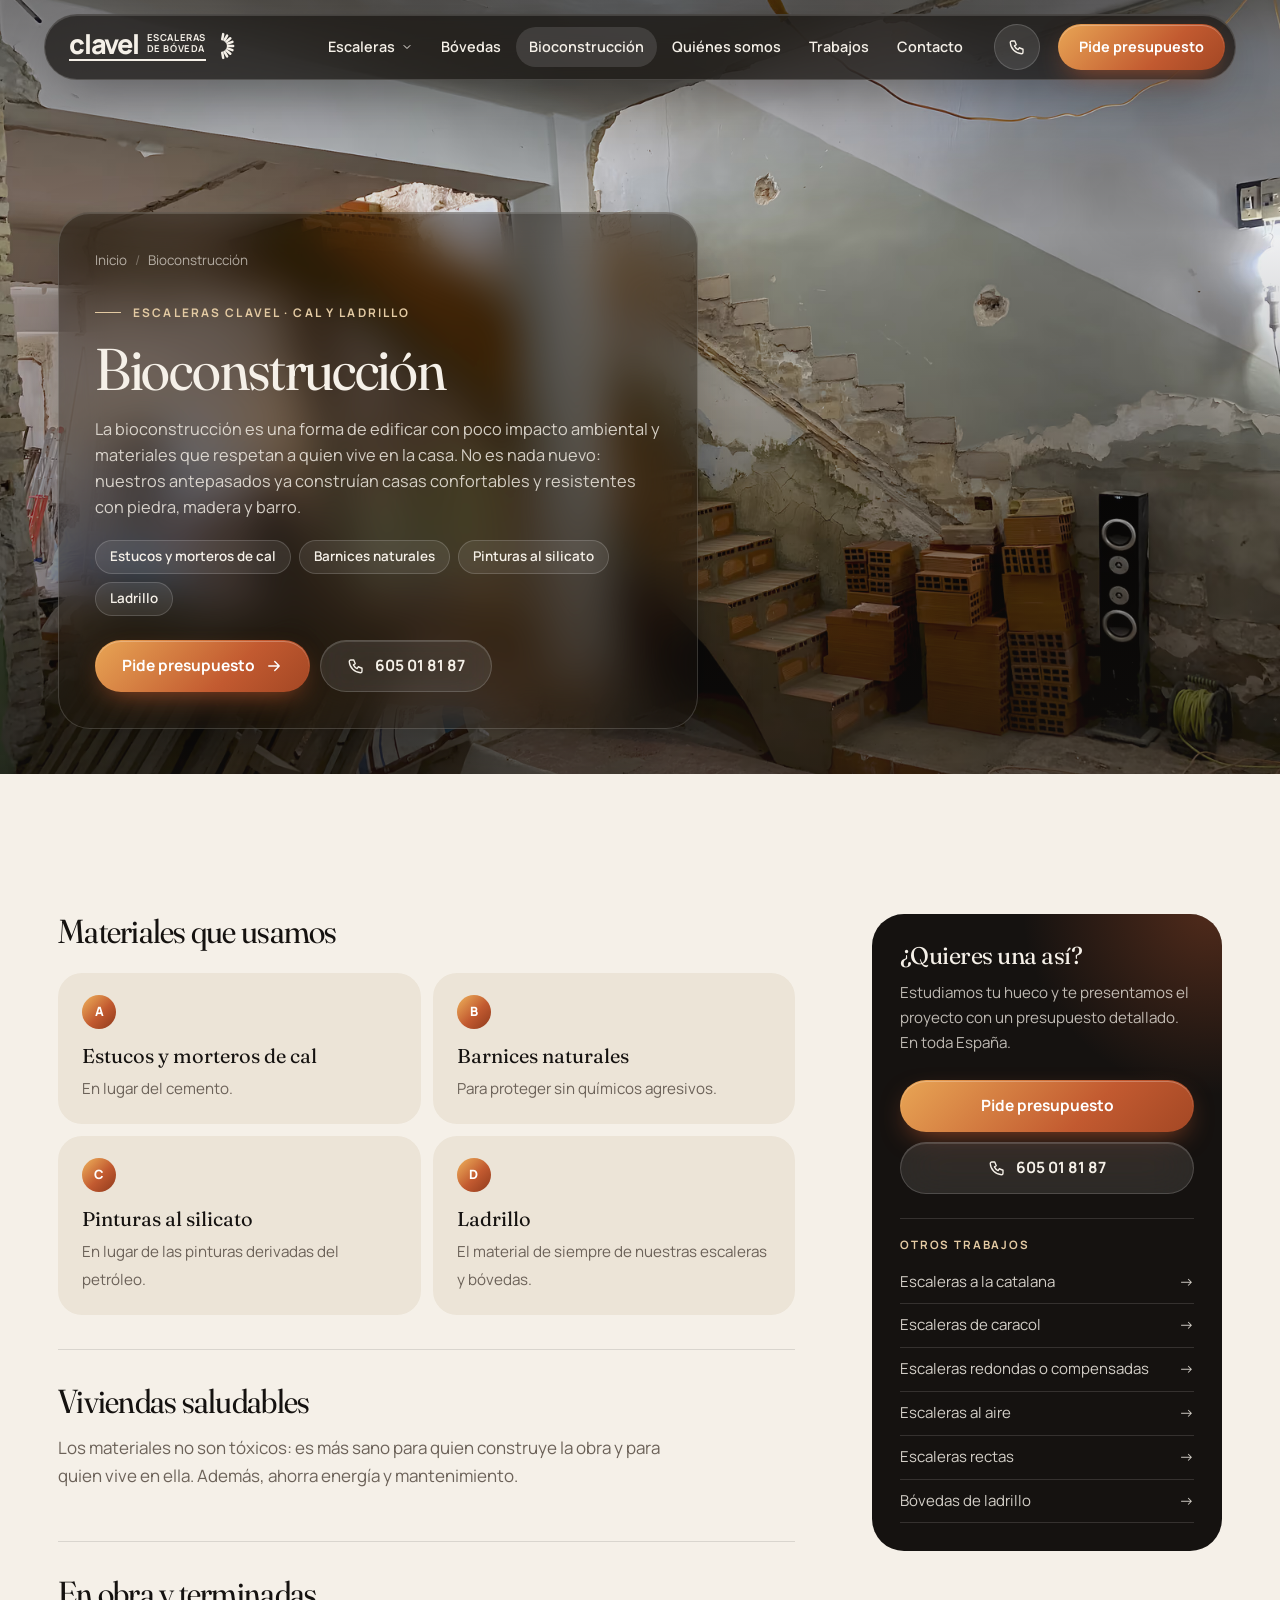
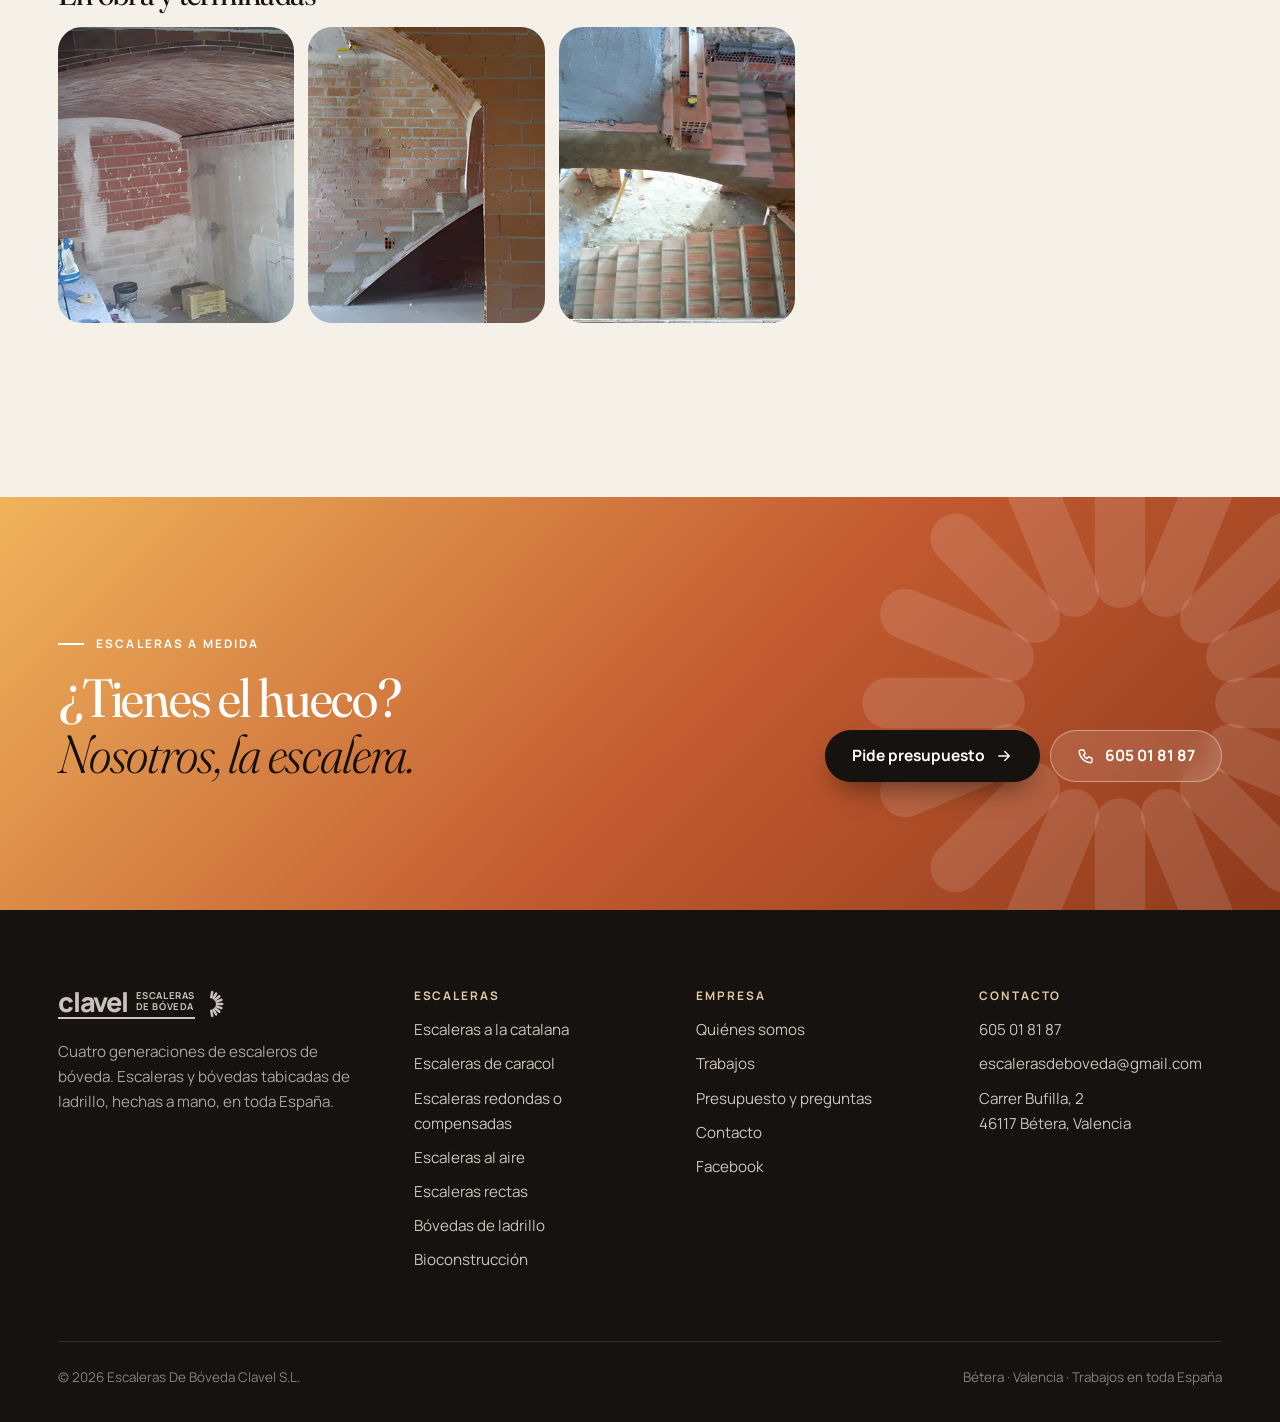
<file: bio-construccion/index.html>
<!doctype html>
<html lang="es">
<head>
<meta charset="utf-8">
<meta name="viewport" content="width=device-width, initial-scale=1, viewport-fit=cover">
<title>Bioconstrucción con cal y ladrillo en Valencia | Escaleras Clavel</title>
<meta name="description" content="Bioconstrucción con materiales sanos: estucos, morteros de cal, barnices naturales y pinturas al silicato en lugar de cemento, hierro y pinturas derivadas del petróleo.">
<link rel="canonical" href="https://nocodya-hue.github.io/escaleras-clavel/bio-construccion/">
<meta name="theme-color" content="#151210">
<meta property="og:type" content="website"><meta property="og:locale" content="es_ES"><meta property="og:site_name" content="Escaleras Clavel">
<meta property="og:title" content="Bioconstrucción con cal y ladrillo en Valencia | Escaleras Clavel"><meta property="og:description" content="Bioconstrucción con materiales sanos: estucos, morteros de cal, barnices naturales y pinturas al silicato en lugar de cemento, hierro y pinturas derivadas del petróleo."><meta property="og:url" content="https://nocodya-hue.github.io/escaleras-clavel/bio-construccion/"><meta property="og:image" content="https://nocodya-hue.github.io/escaleras-clavel/media/escalera-vivienda-obra-1600.jpg">
<meta name="twitter:card" content="summary_large_image">
<link rel="icon" href="../favicon.svg" type="image/svg+xml"><link rel="icon" href="../favicon-32.png" sizes="32x32"><link rel="apple-touch-icon" href="../apple-touch-icon.png">
<link rel="preconnect" href="https://fonts.googleapis.com"><link rel="preconnect" href="https://fonts.gstatic.com" crossorigin>
<link rel="stylesheet" href="https://fonts.googleapis.com/css2?family=Fraunces:ital,opsz,wght,SOFT@0,9..144,300..600,0..100;1,9..144,300..600,0..100&family=Manrope:wght@400;500;600;700;800&display=swap">
<link rel="stylesheet" href="../css/estilo.css?v=mv84eg22">
<script type="application/ld+json">{"@context":"https://schema.org","@type":"BreadcrumbList","itemListElement":[{"@type":"ListItem","position":1,"name":"Inicio","item":"https://nocodya-hue.github.io/escaleras-clavel/"},{"@type":"ListItem","position":2,"name":"Bioconstrucción","item":"https://nocodya-hue.github.io/escaleras-clavel/bio-construccion/"}]}</script>
<script type="application/ld+json">{"@context":"https://schema.org","@type":"Service","name":"Bioconstrucción","description":"Bioconstrucción con materiales sanos: estucos, morteros de cal, barnices naturales y pinturas al silicato en lugar de cemento, hierro y pinturas derivadas del petróleo.","provider":{"@id":"https://nocodya-hue.github.io/escaleras-clavel/#negocio"},"areaServed":{"@type":"Country","name":"España"},"url":"https://nocodya-hue.github.io/escaleras-clavel/bio-construccion/"}</script>
</head>
<body>
<a class="salto" href="#contenido">Saltar al contenido</a>
<header class="cabecera siempre"><div class="envoltura cabecera__in">
  <a class="logo" href=".././" aria-label="Escaleras Clavel, inicio"><span class="logo__txt"><span class="logo__c">clavel</span><span class="logo__e">Escaleras<br>de bóveda</span></span><svg class="logo__i" viewBox="0 0 26 40" fill="currentColor" aria-hidden="true"><rect x="14" y="18.2" width="11" height="3.6" rx="1.8" transform="rotate(-80.0 6 20)"/><rect x="14" y="18.2" width="11" height="3.6" rx="1.8" transform="rotate(-60.0 6 20)"/><rect x="14" y="18.2" width="11" height="3.6" rx="1.8" transform="rotate(-40.0 6 20)"/><rect x="14" y="18.2" width="11" height="3.6" rx="1.8" transform="rotate(-20.0 6 20)"/><rect x="14" y="18.2" width="11" height="3.6" rx="1.8" transform="rotate(0.0 6 20)"/><rect x="14" y="18.2" width="11" height="3.6" rx="1.8" transform="rotate(20.0 6 20)"/><rect x="14" y="18.2" width="11" height="3.6" rx="1.8" transform="rotate(40.0 6 20)"/><rect x="14" y="18.2" width="11" height="3.6" rx="1.8" transform="rotate(60.0 6 20)"/><rect x="14" y="18.2" width="11" height="3.6" rx="1.8" transform="rotate(80.0 6 20)"/></svg></a>
  <nav class="nav" id="nav" aria-label="Principal">
    <div class="nav__grupo"><button type="button" aria-expanded="false">Escaleras <svg viewBox="0 0 24 24" fill="none" stroke="currentColor" stroke-width="2" stroke-linecap="round" stroke-linejoin="round" aria-hidden="true"><path d="m6 9 6 6 6-6"/></svg></button>
      <div class="nav__menu"><a href="../escalera-a-la-catalana/">A la catalana<span></span></a><a href="../escalera-de-caracol/">De caracol<span></span></a><a href="../escalera-compensada/">Compensada<span>y redondas</span></a><a href="../escalera-al-aire/">Al aire<span></span></a><a href="../escaleras-rectas/">Rectas<span></span></a></div></div>
    <a href="../bovedas/">Bóvedas</a>
    <a href="../bio-construccion/" aria-current="page">Bioconstrucción</a>
    <a href="../quienes-somos/">Quiénes somos</a>
    <a href=".././#trabajos">Trabajos</a>
    <a href="../contacta/">Contacto</a>
  </nav>
  <a class="cabecera__tel" href="tel:+34605018187" aria-label="Llamar al 605 01 81 87" title="605 01 81 87"><svg viewBox="0 0 24 24" fill="none" stroke="currentColor" stroke-width="1.8" stroke-linecap="round" stroke-linejoin="round" aria-hidden="true"><path d="M5 4h4l2 5-2.5 1.5a11 11 0 0 0 5 5L15 13l5 2v4a2 2 0 0 1-2 2A16 16 0 0 1 3 6a2 2 0 0 1 2-2"/></svg></a>
  <a class="boton boton--lleno" href="../presupuesto/">Pide presupuesto</a>
  <button class="hamburguesa" type="button" aria-label="Menú" aria-controls="nav" aria-expanded="false"><span></span></button>
</div></header>
<main id="contenido">

<section class="cab-pagina claro">
  <picture><source type="image/avif" srcset="../media/escalera-vivienda-obra-640.avif 640w, ../media/escalera-vivienda-obra-1024.avif 1024w, ../media/escalera-vivienda-obra-1600.avif 1600w, ../media/escalera-vivienda-obra-2400.avif 2400w, ../media/escalera-vivienda-obra-3200.avif 3200w" sizes="100vw"><source type="image/webp" srcset="../media/escalera-vivienda-obra-640.webp 640w, ../media/escalera-vivienda-obra-1024.webp 1024w, ../media/escalera-vivienda-obra-1600.webp 1600w, ../media/escalera-vivienda-obra-2400.webp 2400w, ../media/escalera-vivienda-obra-3200.webp 3200w" sizes="100vw"><img src="../media/escalera-vivienda-obra-1024.webp" width="1024" height="768" alt="" fetchpriority="high" decoding="async"></picture>
  <div class="envoltura"><div class="cab-pagina__panel cristal">
    <ol class="migas"><li><a href="../">Inicio</a></li><li>Bioconstrucción</li></ol>
    <p class="cejilla">Escaleras Clavel · Cal y ladrillo</p>
    <h1>Bioconstrucción</h1>
    <p class="entradilla">La bioconstrucción es una forma de edificar con poco impacto ambiental y materiales que respetan a quien vive en la casa. No es nada nuevo: nuestros antepasados ya construían casas confortables y resistentes con piedra, madera y barro.</p>
    <div class="chips"><span class="chip">Estucos y morteros de cal</span><span class="chip">Barnices naturales</span><span class="chip">Pinturas al silicato</span><span class="chip">Ladrillo</span></div>
    <div class="portada__botones"><a class="boton boton--lleno" href="../presupuesto/">Pide presupuesto <svg viewBox="0 0 24 24" fill="none" stroke="currentColor" stroke-width="1.8" stroke-linecap="round" stroke-linejoin="round" aria-hidden="true"><path d="M5 12h14M13 6l6 6-6 6"/></svg></a><a class="boton boton--cristal" href="tel:+34605018187"><svg viewBox="0 0 24 24" fill="none" stroke="currentColor" stroke-width="1.8" stroke-linecap="round" stroke-linejoin="round" aria-hidden="true"><path d="M5 4h4l2 5-2.5 1.5a11 11 0 0 0 5 5L15 13l5 2v4a2 2 0 0 1-2 2A16 16 0 0 1 3 6a2 2 0 0 1 2-2"/></svg>605 01 81 87</a></div>
  </div></div>
</section>
<section class="seccion"><div class="envoltura cuerpo">
  <div>
    <div class="bloque revela"><h2>Materiales que usamos</h2><ol class="variantes"><li><b>Estucos y morteros de cal</b><span>En lugar del cemento.</span></li><li><b>Barnices naturales</b><span>Para proteger sin químicos agresivos.</span></li><li><b>Pinturas al silicato</b><span>En lugar de las pinturas derivadas del petróleo.</span></li><li><b>Ladrillo</b><span>El material de siempre de nuestras escaleras y bóvedas.</span></li></ol></div>
    <div class="bloque revela"><h2>Viviendas saludables</h2><p>Los materiales no son tóxicos: es más sano para quien construye la obra y para quien vive en ella. Además, ahorra energía y mantenimiento.</p></div>
    <div class="bloque revela"><h2>En obra y terminadas</h2><div class="galeria-tipo" data-grupo><button type="button" data-grande="../media/boveda-canon-2000.webp" data-alt="Bóveda de cañón de ladrillo cubriendo una estancia" aria-label="Ampliar: Bóveda de cañón de ladrillo cubriendo una estancia"><picture><source type="image/avif" srcset="../media/boveda-canon-640.avif 640w, ../media/boveda-canon-1024.avif 1024w, ../media/boveda-canon-1600.avif 1600w, ../media/boveda-canon-2000.avif 2000w" sizes="(max-width: 680px) 100vw, 30vw"><source type="image/webp" srcset="../media/boveda-canon-640.webp 640w, ../media/boveda-canon-1024.webp 1024w, ../media/boveda-canon-1600.webp 1600w, ../media/boveda-canon-2000.webp 2000w" sizes="(max-width: 680px) 100vw, 30vw"><img src="../media/boveda-canon-1024.webp" width="1024" height="682" alt="Bóveda de cañón de ladrillo cubriendo una estancia" loading="lazy" decoding="async"></picture></button><button type="button" data-grande="../media/recta-boveda-2000.webp" data-alt="Escalera recta de bóveda tabicada entre muros de ladrillo" aria-label="Ampliar: Escalera recta de bóveda tabicada entre muros de ladrillo"><picture><source type="image/avif" srcset="../media/recta-boveda-640.avif 640w, ../media/recta-boveda-1024.avif 1024w, ../media/recta-boveda-1600.avif 1600w, ../media/recta-boveda-2000.avif 2000w" sizes="(max-width: 680px) 100vw, 30vw"><source type="image/webp" srcset="../media/recta-boveda-640.webp 640w, ../media/recta-boveda-1024.webp 1024w, ../media/recta-boveda-1600.webp 1600w, ../media/recta-boveda-2000.webp 2000w" sizes="(max-width: 680px) 100vw, 30vw"><img src="../media/recta-boveda-1024.webp" width="1024" height="682" alt="Escalera recta de bóveda tabicada entre muros de ladrillo" loading="lazy" decoding="async"></picture></button><button type="button" data-grande="../media/tramos-cenital-3200.webp" data-alt="Escalera de varios tramos de ladrillo vista desde arriba" aria-label="Ampliar: Escalera de varios tramos de ladrillo vista desde arriba"><picture><source type="image/avif" srcset="../media/tramos-cenital-640.avif 640w, ../media/tramos-cenital-1024.avif 1024w, ../media/tramos-cenital-1600.avif 1600w, ../media/tramos-cenital-2400.avif 2400w, ../media/tramos-cenital-3200.avif 3200w" sizes="(max-width: 680px) 100vw, 30vw"><source type="image/webp" srcset="../media/tramos-cenital-640.webp 640w, ../media/tramos-cenital-1024.webp 1024w, ../media/tramos-cenital-1600.webp 1600w, ../media/tramos-cenital-2400.webp 2400w, ../media/tramos-cenital-3200.webp 3200w" sizes="(max-width: 680px) 100vw, 30vw"><img src="../media/tramos-cenital-1024.webp" width="1024" height="768" alt="Escalera de varios tramos de ladrillo vista desde arriba" loading="lazy" decoding="async"></picture></button></div></div>
  </div>
  <aside class="lateral">
    <h3>¿Quieres una así?</h3>
    <p>Estudiamos tu hueco y te presentamos el proyecto con un presupuesto detallado. En toda España.</p>
    <a class="boton boton--lleno" href="../presupuesto/">Pide presupuesto</a>
    <a class="boton boton--cristal" href="tel:+34605018187"><svg viewBox="0 0 24 24" fill="none" stroke="currentColor" stroke-width="1.8" stroke-linecap="round" stroke-linejoin="round" aria-hidden="true"><path d="M5 4h4l2 5-2.5 1.5a11 11 0 0 0 5 5L15 13l5 2v4a2 2 0 0 1-2 2A16 16 0 0 1 3 6a2 2 0 0 1 2-2"/></svg>605 01 81 87</a>
    <div class="lateral__otros"><h4>Otros trabajos</h4><a href="../escalera-a-la-catalana/">Escaleras a la catalana <span>→</span></a><a href="../escalera-de-caracol/">Escaleras de caracol <span>→</span></a><a href="../escalera-compensada/">Escaleras redondas o compensadas <span>→</span></a><a href="../escalera-al-aire/">Escaleras al aire <span>→</span></a><a href="../escaleras-rectas/">Escaleras rectas <span>→</span></a><a href="../bovedas/">Bóvedas de ladrillo <span>→</span></a></div>
  </aside>
</div></section>
<section class="llamada"><svg class="llamada__abanico" viewBox="0 0 100 100" aria-hidden="true"><g fill="currentColor"><rect x="67" y="45.5" width="29" height="9" rx="4.5" transform="rotate(0.0 50 50)"/><rect x="67" y="45.5" width="29" height="9" rx="4.5" transform="rotate(22.5 50 50)"/><rect x="67" y="45.5" width="29" height="9" rx="4.5" transform="rotate(45.0 50 50)"/><rect x="67" y="45.5" width="29" height="9" rx="4.5" transform="rotate(67.5 50 50)"/><rect x="67" y="45.5" width="29" height="9" rx="4.5" transform="rotate(90.0 50 50)"/><rect x="67" y="45.5" width="29" height="9" rx="4.5" transform="rotate(112.5 50 50)"/><rect x="67" y="45.5" width="29" height="9" rx="4.5" transform="rotate(135.0 50 50)"/><rect x="67" y="45.5" width="29" height="9" rx="4.5" transform="rotate(157.5 50 50)"/><rect x="67" y="45.5" width="29" height="9" rx="4.5" transform="rotate(180.0 50 50)"/><rect x="67" y="45.5" width="29" height="9" rx="4.5" transform="rotate(202.5 50 50)"/><rect x="67" y="45.5" width="29" height="9" rx="4.5" transform="rotate(225.0 50 50)"/><rect x="67" y="45.5" width="29" height="9" rx="4.5" transform="rotate(247.5 50 50)"/><rect x="67" y="45.5" width="29" height="9" rx="4.5" transform="rotate(270.0 50 50)"/><rect x="67" y="45.5" width="29" height="9" rx="4.5" transform="rotate(292.5 50 50)"/><rect x="67" y="45.5" width="29" height="9" rx="4.5" transform="rotate(315.0 50 50)"/><rect x="67" y="45.5" width="29" height="9" rx="4.5" transform="rotate(337.5 50 50)"/></g></svg><div class="envoltura llamada__in">
  <div><p class="cejilla" style="color:#fff">Escaleras a medida</p><h2>¿Tienes el hueco? <em>Nosotros, la escalera.</em></h2></div>
  <div class="portada__botones"><a class="boton boton--lleno" href="../presupuesto/">Pide presupuesto <svg viewBox="0 0 24 24" fill="none" stroke="currentColor" stroke-width="1.8" stroke-linecap="round" stroke-linejoin="round" aria-hidden="true"><path d="M5 12h14M13 6l6 6-6 6"/></svg></a><a class="boton boton--borde" href="tel:+34605018187"><svg viewBox="0 0 24 24" fill="none" stroke="currentColor" stroke-width="1.8" stroke-linecap="round" stroke-linejoin="round" aria-hidden="true"><path d="M5 4h4l2 5-2.5 1.5a11 11 0 0 0 5 5L15 13l5 2v4a2 2 0 0 1-2 2A16 16 0 0 1 3 6a2 2 0 0 1 2-2"/></svg>605 01 81 87</a></div>
</div></section>
</main>
<footer class="pie"><div class="envoltura">
  <div class="pie__in">
    <div><a class="logo" href=".././" aria-label="Escaleras Clavel, inicio"><span class="logo__txt"><span class="logo__c">clavel</span><span class="logo__e">Escaleras<br>de bóveda</span></span><svg class="logo__i" viewBox="0 0 26 40" fill="currentColor" aria-hidden="true"><rect x="14" y="18.2" width="11" height="3.6" rx="1.8" transform="rotate(-80.0 6 20)"/><rect x="14" y="18.2" width="11" height="3.6" rx="1.8" transform="rotate(-60.0 6 20)"/><rect x="14" y="18.2" width="11" height="3.6" rx="1.8" transform="rotate(-40.0 6 20)"/><rect x="14" y="18.2" width="11" height="3.6" rx="1.8" transform="rotate(-20.0 6 20)"/><rect x="14" y="18.2" width="11" height="3.6" rx="1.8" transform="rotate(0.0 6 20)"/><rect x="14" y="18.2" width="11" height="3.6" rx="1.8" transform="rotate(20.0 6 20)"/><rect x="14" y="18.2" width="11" height="3.6" rx="1.8" transform="rotate(40.0 6 20)"/><rect x="14" y="18.2" width="11" height="3.6" rx="1.8" transform="rotate(60.0 6 20)"/><rect x="14" y="18.2" width="11" height="3.6" rx="1.8" transform="rotate(80.0 6 20)"/></svg></a><p>Cuatro generaciones de escaleros de bóveda. Escaleras y bóvedas tabicadas de ladrillo, hechas a mano, en toda España.</p></div>
    <div><h4>Escaleras</h4><ul><li><a href="../escalera-a-la-catalana/">Escaleras a la catalana</a></li><li><a href="../escalera-de-caracol/">Escaleras de caracol</a></li><li><a href="../escalera-compensada/">Escaleras redondas o compensadas</a></li><li><a href="../escalera-al-aire/">Escaleras al aire</a></li><li><a href="../escaleras-rectas/">Escaleras rectas</a></li><li><a href="../bovedas/">Bóvedas de ladrillo</a></li><li><a href="../bio-construccion/">Bioconstrucción</a></li></ul></div>
    <div><h4>Empresa</h4><ul><li><a href="../quienes-somos/">Quiénes somos</a></li><li><a href=".././#trabajos">Trabajos</a></li><li><a href="../presupuesto/">Presupuesto y preguntas</a></li><li><a href="../contacta/">Contacto</a></li><li><a href="https://www.facebook.com/escaleras.clavel" rel="noopener" target="_blank">Facebook</a></li></ul></div>
    <div><h4>Contacto</h4><ul><li><a href="tel:+34605018187">605 01 81 87</a></li><li><a href="mailto:escalerasdeboveda@gmail.com">escalerasdeboveda@gmail.com</a></li><li><a href="https://www.google.com/maps/place/Escaleras+De+B%C3%B3veda+Clavel+S.L/@39.5865289,-0.4533628,17z/data=!4m6!3m5!1s0xd605cb5b30f424f:0x8669ec92eb9307c!8m2!3d39.5865289!4d-0.4533628!16s%2Fg%2F11b6_h3qbk" rel="noopener" target="_blank">Carrer Bufilla, 2<br>46117 Bétera, Valencia</a></li></ul></div>
  </div>
  <div class="pie__legal"><span>© <span data-anio>2026</span> Escaleras De Bóveda Clavel S.L.</span><span>Bétera · Valencia · Trabajos en toda España</span></div>
</div></footer>
<nav class="barra-movil" aria-label="Accesos rápidos"><button type="button" class="bm-menu" aria-label="Menú"><svg viewBox="0 0 24 24" fill="none" stroke="currentColor" stroke-width="1.8" stroke-linecap="round" aria-hidden="true"><path d="M4 7h16M4 12h16M4 17h16"/></svg></button><a href="tel:+34605018187" aria-label="Llamar"><svg viewBox="0 0 24 24" fill="none" stroke="currentColor" stroke-width="1.8" stroke-linecap="round" stroke-linejoin="round" aria-hidden="true"><path d="M5 4h4l2 5-2.5 1.5a11 11 0 0 0 5 5L15 13l5 2v4a2 2 0 0 1-2 2A16 16 0 0 1 3 6a2 2 0 0 1 2-2"/></svg></a><a class="bm-centro" href="../presupuesto/" aria-label="Pide presupuesto"><svg viewBox="0 0 100 100" aria-hidden="true"><g fill="currentColor"><rect x="67" y="45.5" width="29" height="9" rx="4.5" transform="rotate(0.0 50 50)"/><rect x="67" y="45.5" width="29" height="9" rx="4.5" transform="rotate(22.5 50 50)"/><rect x="67" y="45.5" width="29" height="9" rx="4.5" transform="rotate(45.0 50 50)"/><rect x="67" y="45.5" width="29" height="9" rx="4.5" transform="rotate(67.5 50 50)"/><rect x="67" y="45.5" width="29" height="9" rx="4.5" transform="rotate(90.0 50 50)"/><rect x="67" y="45.5" width="29" height="9" rx="4.5" transform="rotate(112.5 50 50)"/><rect x="67" y="45.5" width="29" height="9" rx="4.5" transform="rotate(135.0 50 50)"/><rect x="67" y="45.5" width="29" height="9" rx="4.5" transform="rotate(157.5 50 50)"/><rect x="67" y="45.5" width="29" height="9" rx="4.5" transform="rotate(180.0 50 50)"/><rect x="67" y="45.5" width="29" height="9" rx="4.5" transform="rotate(202.5 50 50)"/><rect x="67" y="45.5" width="29" height="9" rx="4.5" transform="rotate(225.0 50 50)"/><rect x="67" y="45.5" width="29" height="9" rx="4.5" transform="rotate(247.5 50 50)"/><rect x="67" y="45.5" width="29" height="9" rx="4.5" transform="rotate(270.0 50 50)"/><rect x="67" y="45.5" width="29" height="9" rx="4.5" transform="rotate(292.5 50 50)"/><rect x="67" y="45.5" width="29" height="9" rx="4.5" transform="rotate(315.0 50 50)"/><rect x="67" y="45.5" width="29" height="9" rx="4.5" transform="rotate(337.5 50 50)"/></g></svg></a><a href="https://wa.me/34605018187" rel="noopener" target="_blank" aria-label="WhatsApp"><svg viewBox="0 0 24 24" fill="currentColor" aria-hidden="true"><path d="M12 2a10 10 0 0 0-8.6 15.1L2 22l5-1.3A10 10 0 1 0 12 2zm0 18.2a8.2 8.2 0 0 1-4.2-1.2l-.3-.2-3 .8.8-2.9-.2-.3A8.2 8.2 0 1 1 12 20.2zm4.5-6.1c-.2-.1-1.5-.7-1.7-.8s-.4-.1-.6.1-.6.8-.8 1-.3.2-.5.1a6.7 6.7 0 0 1-3.3-2.9c-.2-.4.2-.4.7-1.3.1-.2 0-.3 0-.4l-.8-1.8c-.2-.5-.4-.4-.6-.4h-.5a.9.9 0 0 0-.7.3 2.8 2.8 0 0 0-.9 2.1 4.9 4.9 0 0 0 1 2.6 11.2 11.2 0 0 0 4.3 3.8c1.6.7 2.2.8 3 .6a2.5 2.5 0 0 0 1.7-1.2 2 2 0 0 0 .1-1.2c0-.1-.2-.2-.4-.3z"/></svg></a><a href=".././#trabajos" aria-label="Trabajos"><svg viewBox="0 0 24 24" fill="none" stroke="currentColor" stroke-width="1.8" stroke-linecap="round" stroke-linejoin="round" aria-hidden="true"><rect x="3" y="3" width="7" height="7" rx="2"/><rect x="14" y="3" width="7" height="7" rx="2"/><rect x="3" y="14" width="7" height="7" rx="2"/><rect x="14" y="14" width="7" height="7" rx="2"/></svg></a></nav>
<div class="visor" role="dialog" aria-modal="true" aria-label="Foto ampliada"><img alt=""><p></p><button class="visor__cerrar circulo" type="button" aria-label="Cerrar"><svg viewBox="0 0 24 24" fill="none" stroke="currentColor" stroke-width="2" stroke-linecap="round" aria-hidden="true"><path d="M6 6l12 12M18 6 6 18"/></svg></button><button class="visor__ant circulo" type="button" aria-label="Anterior"><svg viewBox="0 0 24 24" fill="none" stroke="currentColor" stroke-width="2" stroke-linecap="round" stroke-linejoin="round" aria-hidden="true"><path d="m15 6-6 6 6 6"/></svg></button><button class="visor__sig circulo" type="button" aria-label="Siguiente"><svg viewBox="0 0 24 24" fill="none" stroke="currentColor" stroke-width="2" stroke-linecap="round" stroke-linejoin="round" aria-hidden="true"><path d="m9 6 6 6-6 6"/></svg></button></div>
<script src="../js/main.js?v=mv84eg22" defer></script>
</body>
</html>
</file>
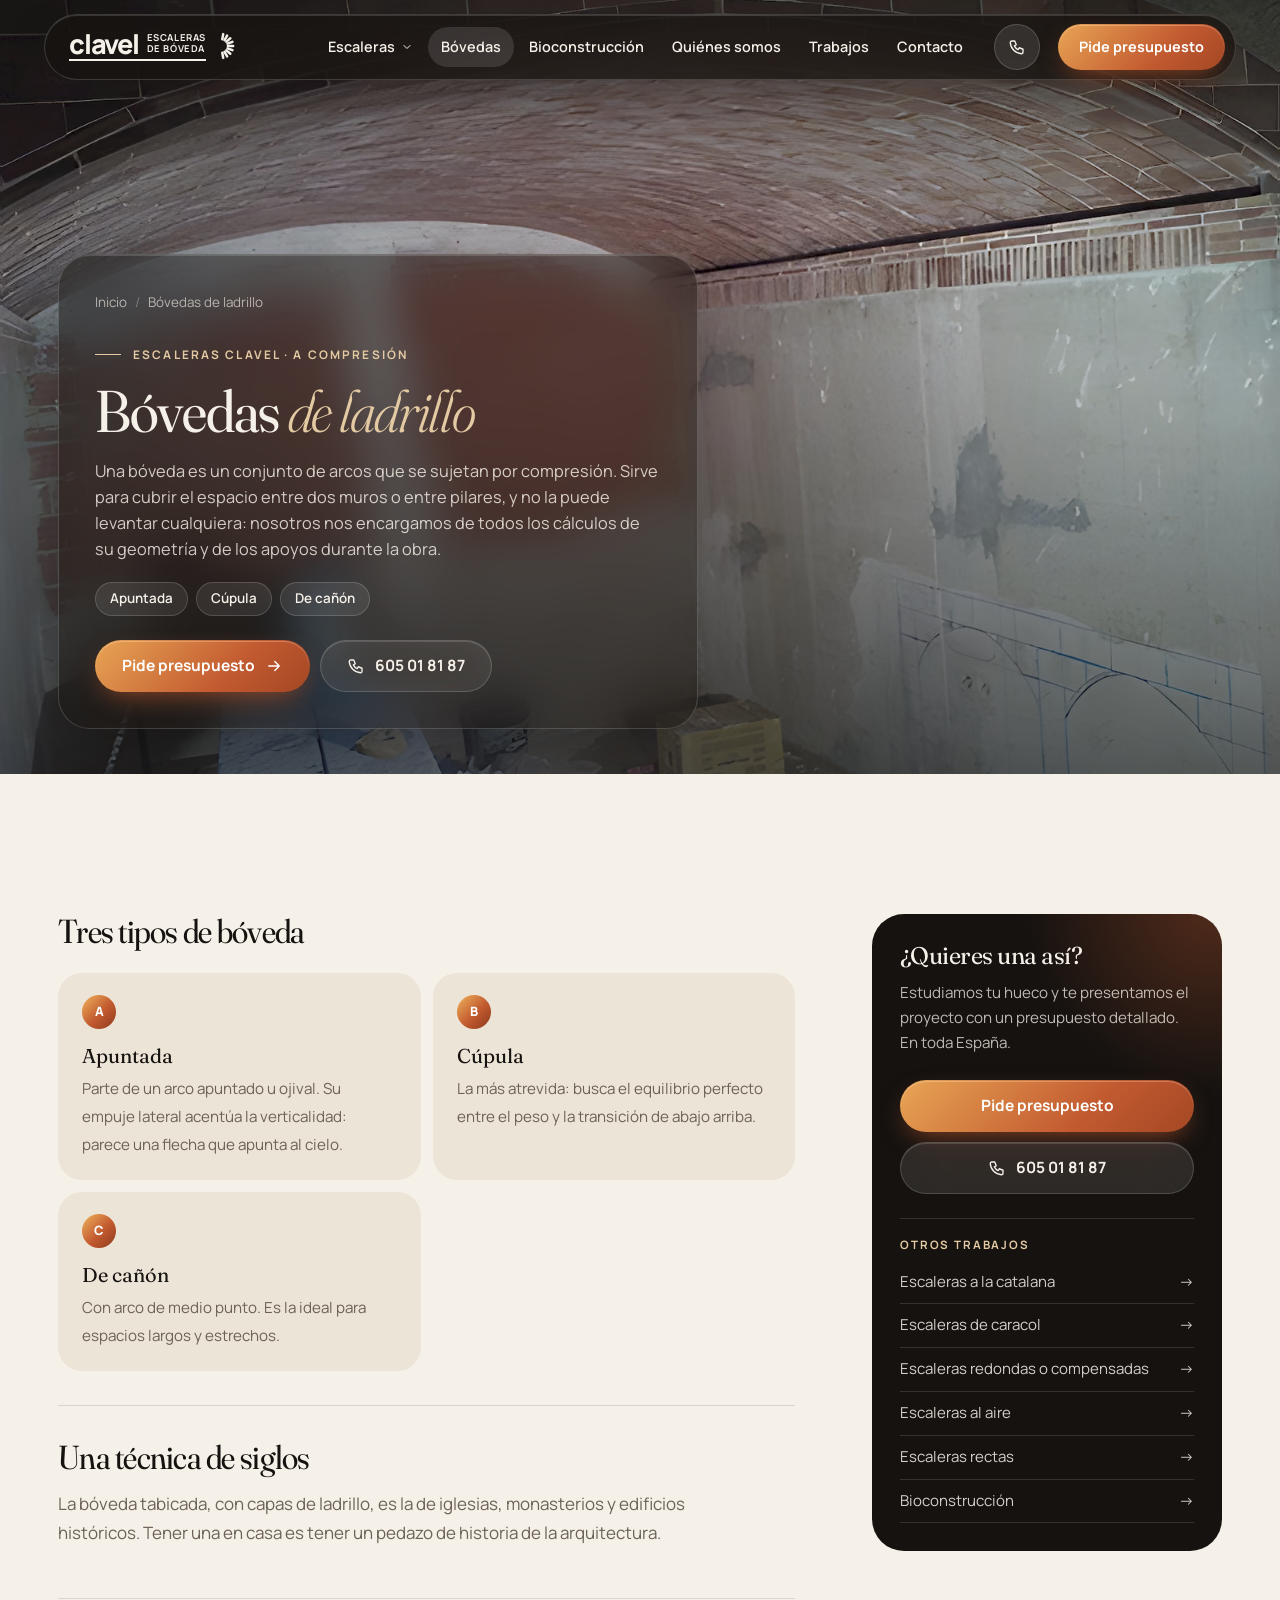
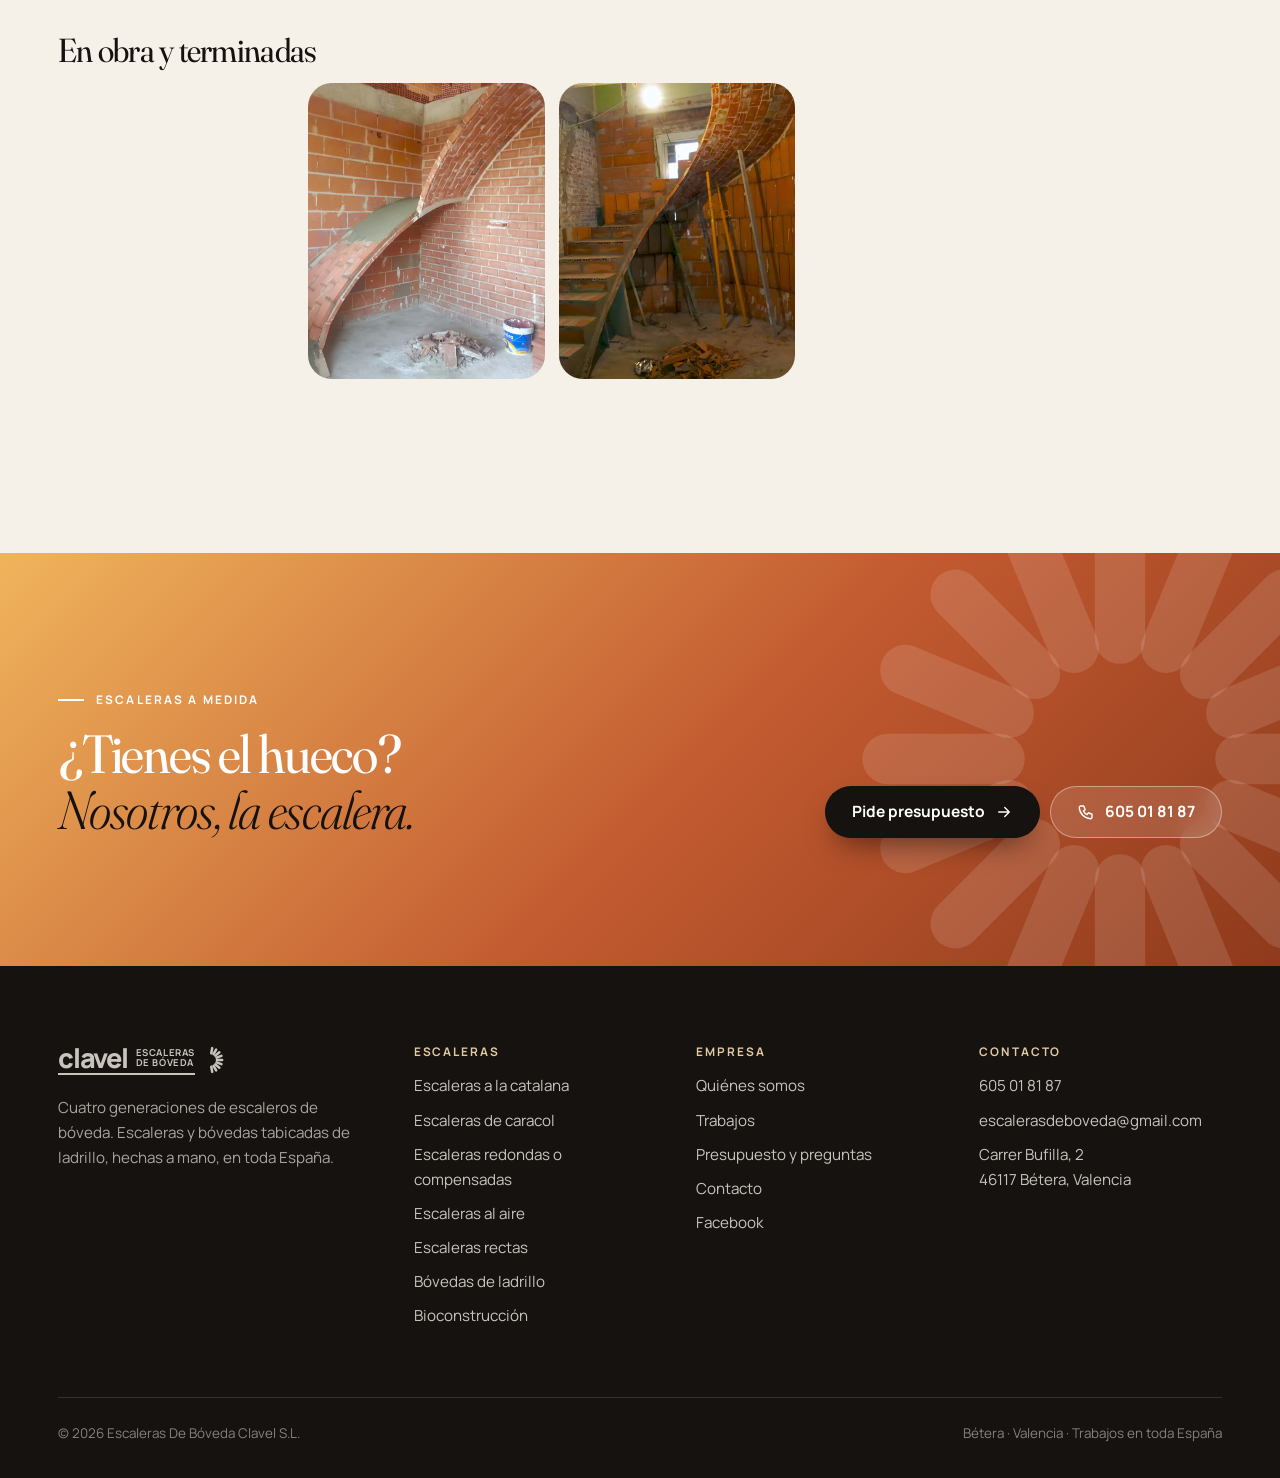
<file: bovedas/index.html>
<!doctype html>
<html lang="es">
<head>
<meta charset="utf-8">
<meta name="viewport" content="width=device-width, initial-scale=1, viewport-fit=cover">
<title>Bóvedas tabicadas de ladrillo en Valencia | Escaleras Clavel</title>
<meta name="description" content="Bóvedas tabicadas de ladrillo: apuntadas, cúpulas y bóvedas de cañón. Calculamos la geometría y nos desplazamos a toda España. Escaleras Clavel, Bétera.">
<link rel="canonical" href="https://nocodya-hue.github.io/escaleras-clavel/bovedas/">
<meta name="theme-color" content="#151210">
<meta property="og:type" content="website"><meta property="og:locale" content="es_ES"><meta property="og:site_name" content="Escaleras Clavel">
<meta property="og:title" content="Bóvedas tabicadas de ladrillo en Valencia | Escaleras Clavel"><meta property="og:description" content="Bóvedas tabicadas de ladrillo: apuntadas, cúpulas y bóvedas de cañón. Calculamos la geometría y nos desplazamos a toda España. Escaleras Clavel, Bétera."><meta property="og:url" content="https://nocodya-hue.github.io/escaleras-clavel/bovedas/"><meta property="og:image" content="https://nocodya-hue.github.io/escaleras-clavel/media/boveda-canon-1600.jpg">
<meta name="twitter:card" content="summary_large_image">
<link rel="icon" href="../favicon.svg" type="image/svg+xml"><link rel="icon" href="../favicon-32.png" sizes="32x32"><link rel="apple-touch-icon" href="../apple-touch-icon.png">
<link rel="preconnect" href="https://fonts.googleapis.com"><link rel="preconnect" href="https://fonts.gstatic.com" crossorigin>
<link rel="stylesheet" href="https://fonts.googleapis.com/css2?family=Fraunces:ital,opsz,wght,SOFT@0,9..144,300..600,0..100;1,9..144,300..600,0..100&family=Manrope:wght@400;500;600;700;800&display=swap">
<link rel="stylesheet" href="../css/estilo.css?v=mv84eg22">
<script type="application/ld+json">{"@context":"https://schema.org","@type":"BreadcrumbList","itemListElement":[{"@type":"ListItem","position":1,"name":"Inicio","item":"https://nocodya-hue.github.io/escaleras-clavel/"},{"@type":"ListItem","position":2,"name":"Bóvedas de ladrillo","item":"https://nocodya-hue.github.io/escaleras-clavel/bovedas/"}]}</script>
<script type="application/ld+json">{"@context":"https://schema.org","@type":"Service","name":"Bóvedas de ladrillo","description":"Bóvedas tabicadas de ladrillo: apuntadas, cúpulas y bóvedas de cañón. Calculamos la geometría y nos desplazamos a toda España. Escaleras Clavel, Bétera.","provider":{"@id":"https://nocodya-hue.github.io/escaleras-clavel/#negocio"},"areaServed":{"@type":"Country","name":"España"},"url":"https://nocodya-hue.github.io/escaleras-clavel/bovedas/"}</script>
</head>
<body>
<a class="salto" href="#contenido">Saltar al contenido</a>
<header class="cabecera siempre"><div class="envoltura cabecera__in">
  <a class="logo" href=".././" aria-label="Escaleras Clavel, inicio"><span class="logo__txt"><span class="logo__c">clavel</span><span class="logo__e">Escaleras<br>de bóveda</span></span><svg class="logo__i" viewBox="0 0 26 40" fill="currentColor" aria-hidden="true"><rect x="14" y="18.2" width="11" height="3.6" rx="1.8" transform="rotate(-80.0 6 20)"/><rect x="14" y="18.2" width="11" height="3.6" rx="1.8" transform="rotate(-60.0 6 20)"/><rect x="14" y="18.2" width="11" height="3.6" rx="1.8" transform="rotate(-40.0 6 20)"/><rect x="14" y="18.2" width="11" height="3.6" rx="1.8" transform="rotate(-20.0 6 20)"/><rect x="14" y="18.2" width="11" height="3.6" rx="1.8" transform="rotate(0.0 6 20)"/><rect x="14" y="18.2" width="11" height="3.6" rx="1.8" transform="rotate(20.0 6 20)"/><rect x="14" y="18.2" width="11" height="3.6" rx="1.8" transform="rotate(40.0 6 20)"/><rect x="14" y="18.2" width="11" height="3.6" rx="1.8" transform="rotate(60.0 6 20)"/><rect x="14" y="18.2" width="11" height="3.6" rx="1.8" transform="rotate(80.0 6 20)"/></svg></a>
  <nav class="nav" id="nav" aria-label="Principal">
    <div class="nav__grupo"><button type="button" aria-expanded="false">Escaleras <svg viewBox="0 0 24 24" fill="none" stroke="currentColor" stroke-width="2" stroke-linecap="round" stroke-linejoin="round" aria-hidden="true"><path d="m6 9 6 6 6-6"/></svg></button>
      <div class="nav__menu"><a href="../escalera-a-la-catalana/">A la catalana<span></span></a><a href="../escalera-de-caracol/">De caracol<span></span></a><a href="../escalera-compensada/">Compensada<span>y redondas</span></a><a href="../escalera-al-aire/">Al aire<span></span></a><a href="../escaleras-rectas/">Rectas<span></span></a></div></div>
    <a href="../bovedas/" aria-current="page">Bóvedas</a>
    <a href="../bio-construccion/">Bioconstrucción</a>
    <a href="../quienes-somos/">Quiénes somos</a>
    <a href=".././#trabajos">Trabajos</a>
    <a href="../contacta/">Contacto</a>
  </nav>
  <a class="cabecera__tel" href="tel:+34605018187" aria-label="Llamar al 605 01 81 87" title="605 01 81 87"><svg viewBox="0 0 24 24" fill="none" stroke="currentColor" stroke-width="1.8" stroke-linecap="round" stroke-linejoin="round" aria-hidden="true"><path d="M5 4h4l2 5-2.5 1.5a11 11 0 0 0 5 5L15 13l5 2v4a2 2 0 0 1-2 2A16 16 0 0 1 3 6a2 2 0 0 1 2-2"/></svg></a>
  <a class="boton boton--lleno" href="../presupuesto/">Pide presupuesto</a>
  <button class="hamburguesa" type="button" aria-label="Menú" aria-controls="nav" aria-expanded="false"><span></span></button>
</div></header>
<main id="contenido">

<section class="cab-pagina claro">
  <picture><source type="image/avif" srcset="../media/boveda-canon-640.avif 640w, ../media/boveda-canon-1024.avif 1024w, ../media/boveda-canon-1600.avif 1600w, ../media/boveda-canon-2000.avif 2000w" sizes="100vw"><source type="image/webp" srcset="../media/boveda-canon-640.webp 640w, ../media/boveda-canon-1024.webp 1024w, ../media/boveda-canon-1600.webp 1600w, ../media/boveda-canon-2000.webp 2000w" sizes="100vw"><img src="../media/boveda-canon-1024.webp" width="1024" height="682" alt="" fetchpriority="high" decoding="async"></picture>
  <div class="envoltura"><div class="cab-pagina__panel cristal">
    <ol class="migas"><li><a href="../">Inicio</a></li><li>Bóvedas de ladrillo</li></ol>
    <p class="cejilla">Escaleras Clavel · A compresión</p>
    <h1>Bóvedas <em>de ladrillo</em></h1>
    <p class="entradilla">Una bóveda es un conjunto de arcos que se sujetan por compresión. Sirve para cubrir el espacio entre dos muros o entre pilares, y no la puede levantar cualquiera: nosotros nos encargamos de todos los cálculos de su geometría y de los apoyos durante la obra.</p>
    <div class="chips"><span class="chip">Apuntada</span><span class="chip">Cúpula</span><span class="chip">De cañón</span></div>
    <div class="portada__botones"><a class="boton boton--lleno" href="../presupuesto/">Pide presupuesto <svg viewBox="0 0 24 24" fill="none" stroke="currentColor" stroke-width="1.8" stroke-linecap="round" stroke-linejoin="round" aria-hidden="true"><path d="M5 12h14M13 6l6 6-6 6"/></svg></a><a class="boton boton--cristal" href="tel:+34605018187"><svg viewBox="0 0 24 24" fill="none" stroke="currentColor" stroke-width="1.8" stroke-linecap="round" stroke-linejoin="round" aria-hidden="true"><path d="M5 4h4l2 5-2.5 1.5a11 11 0 0 0 5 5L15 13l5 2v4a2 2 0 0 1-2 2A16 16 0 0 1 3 6a2 2 0 0 1 2-2"/></svg>605 01 81 87</a></div>
  </div></div>
</section>
<section class="seccion"><div class="envoltura cuerpo">
  <div>
    <div class="bloque revela"><h2>Tres tipos de bóveda</h2><ol class="variantes"><li><b>Apuntada</b><span>Parte de un arco apuntado u ojival. Su empuje lateral acentúa la verticalidad: parece una flecha que apunta al cielo.</span></li><li><b>Cúpula</b><span>La más atrevida: busca el equilibrio perfecto entre el peso y la transición de abajo arriba.</span></li><li><b>De cañón</b><span>Con arco de medio punto. Es la ideal para espacios largos y estrechos.</span></li></ol></div>
    <div class="bloque revela"><h2>Una técnica de siglos</h2><p>La bóveda tabicada, con capas de ladrillo, es la de iglesias, monasterios y edificios históricos. Tener una en casa es tener un pedazo de historia de la arquitectura.</p></div>
    <div class="bloque revela"><h2>En obra y terminadas</h2><div class="galeria-tipo" data-grupo><button type="button" data-grande="../media/boveda-canon-2000.webp" data-alt="Bóveda de cañón de ladrillo cubriendo una estancia" aria-label="Ampliar: Bóveda de cañón de ladrillo cubriendo una estancia"><picture><source type="image/avif" srcset="../media/boveda-canon-640.avif 640w, ../media/boveda-canon-1024.avif 1024w, ../media/boveda-canon-1600.avif 1600w, ../media/boveda-canon-2000.avif 2000w" sizes="(max-width: 680px) 100vw, 30vw"><source type="image/webp" srcset="../media/boveda-canon-640.webp 640w, ../media/boveda-canon-1024.webp 1024w, ../media/boveda-canon-1600.webp 1600w, ../media/boveda-canon-2000.webp 2000w" sizes="(max-width: 680px) 100vw, 30vw"><img src="../media/boveda-canon-1024.webp" width="1024" height="682" alt="Bóveda de cañón de ladrillo cubriendo una estancia" loading="lazy" decoding="async"></picture></button><button type="button" data-grande="../media/boveda-curva-ladrillo-3840.webp" data-alt="Escalera de bóveda tabicada en curva, de ladrillo visto, recién levantada" aria-label="Ampliar: Escalera de bóveda tabicada en curva, de ladrillo visto, recién levantada"><picture><source type="image/avif" srcset="../media/boveda-curva-ladrillo-640.avif 640w, ../media/boveda-curva-ladrillo-1024.avif 1024w, ../media/boveda-curva-ladrillo-1600.avif 1600w, ../media/boveda-curva-ladrillo-2400.avif 2400w, ../media/boveda-curva-ladrillo-3200.avif 3200w, ../media/boveda-curva-ladrillo-3840.avif 3840w" sizes="(max-width: 680px) 100vw, 30vw"><source type="image/webp" srcset="../media/boveda-curva-ladrillo-640.webp 640w, ../media/boveda-curva-ladrillo-1024.webp 1024w, ../media/boveda-curva-ladrillo-1600.webp 1600w, ../media/boveda-curva-ladrillo-2400.webp 2400w, ../media/boveda-curva-ladrillo-3200.webp 3200w, ../media/boveda-curva-ladrillo-3840.webp 3840w" sizes="(max-width: 680px) 100vw, 30vw"><img src="../media/boveda-curva-ladrillo-1024.webp" width="1024" height="768" alt="Escalera de bóveda tabicada en curva, de ladrillo visto, recién levantada" loading="lazy" decoding="async"></picture></button><button type="button" data-grande="../media/boveda-curva-obra-2800.webp" data-alt="Escalera curva de bóveda tabicada subiendo junto a un muro de ladrillo" aria-label="Ampliar: Escalera curva de bóveda tabicada subiendo junto a un muro de ladrillo"><picture><source type="image/avif" srcset="../media/boveda-curva-obra-640.avif 640w, ../media/boveda-curva-obra-1024.avif 1024w, ../media/boveda-curva-obra-1600.avif 1600w, ../media/boveda-curva-obra-2400.avif 2400w, ../media/boveda-curva-obra-2800.avif 2800w" sizes="(max-width: 680px) 100vw, 30vw"><source type="image/webp" srcset="../media/boveda-curva-obra-640.webp 640w, ../media/boveda-curva-obra-1024.webp 1024w, ../media/boveda-curva-obra-1600.webp 1600w, ../media/boveda-curva-obra-2400.webp 2400w, ../media/boveda-curva-obra-2800.webp 2800w" sizes="(max-width: 680px) 100vw, 30vw"><img src="../media/boveda-curva-obra-1024.webp" width="1024" height="768" alt="Escalera curva de bóveda tabicada subiendo junto a un muro de ladrillo" loading="lazy" decoding="async"></picture></button></div></div>
  </div>
  <aside class="lateral">
    <h3>¿Quieres una así?</h3>
    <p>Estudiamos tu hueco y te presentamos el proyecto con un presupuesto detallado. En toda España.</p>
    <a class="boton boton--lleno" href="../presupuesto/">Pide presupuesto</a>
    <a class="boton boton--cristal" href="tel:+34605018187"><svg viewBox="0 0 24 24" fill="none" stroke="currentColor" stroke-width="1.8" stroke-linecap="round" stroke-linejoin="round" aria-hidden="true"><path d="M5 4h4l2 5-2.5 1.5a11 11 0 0 0 5 5L15 13l5 2v4a2 2 0 0 1-2 2A16 16 0 0 1 3 6a2 2 0 0 1 2-2"/></svg>605 01 81 87</a>
    <div class="lateral__otros"><h4>Otros trabajos</h4><a href="../escalera-a-la-catalana/">Escaleras a la catalana <span>→</span></a><a href="../escalera-de-caracol/">Escaleras de caracol <span>→</span></a><a href="../escalera-compensada/">Escaleras redondas o compensadas <span>→</span></a><a href="../escalera-al-aire/">Escaleras al aire <span>→</span></a><a href="../escaleras-rectas/">Escaleras rectas <span>→</span></a><a href="../bio-construccion/">Bioconstrucción <span>→</span></a></div>
  </aside>
</div></section>
<section class="llamada"><svg class="llamada__abanico" viewBox="0 0 100 100" aria-hidden="true"><g fill="currentColor"><rect x="67" y="45.5" width="29" height="9" rx="4.5" transform="rotate(0.0 50 50)"/><rect x="67" y="45.5" width="29" height="9" rx="4.5" transform="rotate(22.5 50 50)"/><rect x="67" y="45.5" width="29" height="9" rx="4.5" transform="rotate(45.0 50 50)"/><rect x="67" y="45.5" width="29" height="9" rx="4.5" transform="rotate(67.5 50 50)"/><rect x="67" y="45.5" width="29" height="9" rx="4.5" transform="rotate(90.0 50 50)"/><rect x="67" y="45.5" width="29" height="9" rx="4.5" transform="rotate(112.5 50 50)"/><rect x="67" y="45.5" width="29" height="9" rx="4.5" transform="rotate(135.0 50 50)"/><rect x="67" y="45.5" width="29" height="9" rx="4.5" transform="rotate(157.5 50 50)"/><rect x="67" y="45.5" width="29" height="9" rx="4.5" transform="rotate(180.0 50 50)"/><rect x="67" y="45.5" width="29" height="9" rx="4.5" transform="rotate(202.5 50 50)"/><rect x="67" y="45.5" width="29" height="9" rx="4.5" transform="rotate(225.0 50 50)"/><rect x="67" y="45.5" width="29" height="9" rx="4.5" transform="rotate(247.5 50 50)"/><rect x="67" y="45.5" width="29" height="9" rx="4.5" transform="rotate(270.0 50 50)"/><rect x="67" y="45.5" width="29" height="9" rx="4.5" transform="rotate(292.5 50 50)"/><rect x="67" y="45.5" width="29" height="9" rx="4.5" transform="rotate(315.0 50 50)"/><rect x="67" y="45.5" width="29" height="9" rx="4.5" transform="rotate(337.5 50 50)"/></g></svg><div class="envoltura llamada__in">
  <div><p class="cejilla" style="color:#fff">Escaleras a medida</p><h2>¿Tienes el hueco? <em>Nosotros, la escalera.</em></h2></div>
  <div class="portada__botones"><a class="boton boton--lleno" href="../presupuesto/">Pide presupuesto <svg viewBox="0 0 24 24" fill="none" stroke="currentColor" stroke-width="1.8" stroke-linecap="round" stroke-linejoin="round" aria-hidden="true"><path d="M5 12h14M13 6l6 6-6 6"/></svg></a><a class="boton boton--borde" href="tel:+34605018187"><svg viewBox="0 0 24 24" fill="none" stroke="currentColor" stroke-width="1.8" stroke-linecap="round" stroke-linejoin="round" aria-hidden="true"><path d="M5 4h4l2 5-2.5 1.5a11 11 0 0 0 5 5L15 13l5 2v4a2 2 0 0 1-2 2A16 16 0 0 1 3 6a2 2 0 0 1 2-2"/></svg>605 01 81 87</a></div>
</div></section>
</main>
<footer class="pie"><div class="envoltura">
  <div class="pie__in">
    <div><a class="logo" href=".././" aria-label="Escaleras Clavel, inicio"><span class="logo__txt"><span class="logo__c">clavel</span><span class="logo__e">Escaleras<br>de bóveda</span></span><svg class="logo__i" viewBox="0 0 26 40" fill="currentColor" aria-hidden="true"><rect x="14" y="18.2" width="11" height="3.6" rx="1.8" transform="rotate(-80.0 6 20)"/><rect x="14" y="18.2" width="11" height="3.6" rx="1.8" transform="rotate(-60.0 6 20)"/><rect x="14" y="18.2" width="11" height="3.6" rx="1.8" transform="rotate(-40.0 6 20)"/><rect x="14" y="18.2" width="11" height="3.6" rx="1.8" transform="rotate(-20.0 6 20)"/><rect x="14" y="18.2" width="11" height="3.6" rx="1.8" transform="rotate(0.0 6 20)"/><rect x="14" y="18.2" width="11" height="3.6" rx="1.8" transform="rotate(20.0 6 20)"/><rect x="14" y="18.2" width="11" height="3.6" rx="1.8" transform="rotate(40.0 6 20)"/><rect x="14" y="18.2" width="11" height="3.6" rx="1.8" transform="rotate(60.0 6 20)"/><rect x="14" y="18.2" width="11" height="3.6" rx="1.8" transform="rotate(80.0 6 20)"/></svg></a><p>Cuatro generaciones de escaleros de bóveda. Escaleras y bóvedas tabicadas de ladrillo, hechas a mano, en toda España.</p></div>
    <div><h4>Escaleras</h4><ul><li><a href="../escalera-a-la-catalana/">Escaleras a la catalana</a></li><li><a href="../escalera-de-caracol/">Escaleras de caracol</a></li><li><a href="../escalera-compensada/">Escaleras redondas o compensadas</a></li><li><a href="../escalera-al-aire/">Escaleras al aire</a></li><li><a href="../escaleras-rectas/">Escaleras rectas</a></li><li><a href="../bovedas/">Bóvedas de ladrillo</a></li><li><a href="../bio-construccion/">Bioconstrucción</a></li></ul></div>
    <div><h4>Empresa</h4><ul><li><a href="../quienes-somos/">Quiénes somos</a></li><li><a href=".././#trabajos">Trabajos</a></li><li><a href="../presupuesto/">Presupuesto y preguntas</a></li><li><a href="../contacta/">Contacto</a></li><li><a href="https://www.facebook.com/escaleras.clavel" rel="noopener" target="_blank">Facebook</a></li></ul></div>
    <div><h4>Contacto</h4><ul><li><a href="tel:+34605018187">605 01 81 87</a></li><li><a href="mailto:escalerasdeboveda@gmail.com">escalerasdeboveda@gmail.com</a></li><li><a href="https://www.google.com/maps/place/Escaleras+De+B%C3%B3veda+Clavel+S.L/@39.5865289,-0.4533628,17z/data=!4m6!3m5!1s0xd605cb5b30f424f:0x8669ec92eb9307c!8m2!3d39.5865289!4d-0.4533628!16s%2Fg%2F11b6_h3qbk" rel="noopener" target="_blank">Carrer Bufilla, 2<br>46117 Bétera, Valencia</a></li></ul></div>
  </div>
  <div class="pie__legal"><span>© <span data-anio>2026</span> Escaleras De Bóveda Clavel S.L.</span><span>Bétera · Valencia · Trabajos en toda España</span></div>
</div></footer>
<nav class="barra-movil" aria-label="Accesos rápidos"><button type="button" class="bm-menu" aria-label="Menú"><svg viewBox="0 0 24 24" fill="none" stroke="currentColor" stroke-width="1.8" stroke-linecap="round" aria-hidden="true"><path d="M4 7h16M4 12h16M4 17h16"/></svg></button><a href="tel:+34605018187" aria-label="Llamar"><svg viewBox="0 0 24 24" fill="none" stroke="currentColor" stroke-width="1.8" stroke-linecap="round" stroke-linejoin="round" aria-hidden="true"><path d="M5 4h4l2 5-2.5 1.5a11 11 0 0 0 5 5L15 13l5 2v4a2 2 0 0 1-2 2A16 16 0 0 1 3 6a2 2 0 0 1 2-2"/></svg></a><a class="bm-centro" href="../presupuesto/" aria-label="Pide presupuesto"><svg viewBox="0 0 100 100" aria-hidden="true"><g fill="currentColor"><rect x="67" y="45.5" width="29" height="9" rx="4.5" transform="rotate(0.0 50 50)"/><rect x="67" y="45.5" width="29" height="9" rx="4.5" transform="rotate(22.5 50 50)"/><rect x="67" y="45.5" width="29" height="9" rx="4.5" transform="rotate(45.0 50 50)"/><rect x="67" y="45.5" width="29" height="9" rx="4.5" transform="rotate(67.5 50 50)"/><rect x="67" y="45.5" width="29" height="9" rx="4.5" transform="rotate(90.0 50 50)"/><rect x="67" y="45.5" width="29" height="9" rx="4.5" transform="rotate(112.5 50 50)"/><rect x="67" y="45.5" width="29" height="9" rx="4.5" transform="rotate(135.0 50 50)"/><rect x="67" y="45.5" width="29" height="9" rx="4.5" transform="rotate(157.5 50 50)"/><rect x="67" y="45.5" width="29" height="9" rx="4.5" transform="rotate(180.0 50 50)"/><rect x="67" y="45.5" width="29" height="9" rx="4.5" transform="rotate(202.5 50 50)"/><rect x="67" y="45.5" width="29" height="9" rx="4.5" transform="rotate(225.0 50 50)"/><rect x="67" y="45.5" width="29" height="9" rx="4.5" transform="rotate(247.5 50 50)"/><rect x="67" y="45.5" width="29" height="9" rx="4.5" transform="rotate(270.0 50 50)"/><rect x="67" y="45.5" width="29" height="9" rx="4.5" transform="rotate(292.5 50 50)"/><rect x="67" y="45.5" width="29" height="9" rx="4.5" transform="rotate(315.0 50 50)"/><rect x="67" y="45.5" width="29" height="9" rx="4.5" transform="rotate(337.5 50 50)"/></g></svg></a><a href="https://wa.me/34605018187" rel="noopener" target="_blank" aria-label="WhatsApp"><svg viewBox="0 0 24 24" fill="currentColor" aria-hidden="true"><path d="M12 2a10 10 0 0 0-8.6 15.1L2 22l5-1.3A10 10 0 1 0 12 2zm0 18.2a8.2 8.2 0 0 1-4.2-1.2l-.3-.2-3 .8.8-2.9-.2-.3A8.2 8.2 0 1 1 12 20.2zm4.5-6.1c-.2-.1-1.5-.7-1.7-.8s-.4-.1-.6.1-.6.8-.8 1-.3.2-.5.1a6.7 6.7 0 0 1-3.3-2.9c-.2-.4.2-.4.7-1.3.1-.2 0-.3 0-.4l-.8-1.8c-.2-.5-.4-.4-.6-.4h-.5a.9.9 0 0 0-.7.3 2.8 2.8 0 0 0-.9 2.1 4.9 4.9 0 0 0 1 2.6 11.2 11.2 0 0 0 4.3 3.8c1.6.7 2.2.8 3 .6a2.5 2.5 0 0 0 1.7-1.2 2 2 0 0 0 .1-1.2c0-.1-.2-.2-.4-.3z"/></svg></a><a href=".././#trabajos" aria-label="Trabajos"><svg viewBox="0 0 24 24" fill="none" stroke="currentColor" stroke-width="1.8" stroke-linecap="round" stroke-linejoin="round" aria-hidden="true"><rect x="3" y="3" width="7" height="7" rx="2"/><rect x="14" y="3" width="7" height="7" rx="2"/><rect x="3" y="14" width="7" height="7" rx="2"/><rect x="14" y="14" width="7" height="7" rx="2"/></svg></a></nav>
<div class="visor" role="dialog" aria-modal="true" aria-label="Foto ampliada"><img alt=""><p></p><button class="visor__cerrar circulo" type="button" aria-label="Cerrar"><svg viewBox="0 0 24 24" fill="none" stroke="currentColor" stroke-width="2" stroke-linecap="round" aria-hidden="true"><path d="M6 6l12 12M18 6 6 18"/></svg></button><button class="visor__ant circulo" type="button" aria-label="Anterior"><svg viewBox="0 0 24 24" fill="none" stroke="currentColor" stroke-width="2" stroke-linecap="round" stroke-linejoin="round" aria-hidden="true"><path d="m15 6-6 6 6 6"/></svg></button><button class="visor__sig circulo" type="button" aria-label="Siguiente"><svg viewBox="0 0 24 24" fill="none" stroke="currentColor" stroke-width="2" stroke-linecap="round" stroke-linejoin="round" aria-hidden="true"><path d="m9 6 6 6-6 6"/></svg></button></div>
<script src="../js/main.js?v=mv84eg22" defer></script>
</body>
</html>
</file>
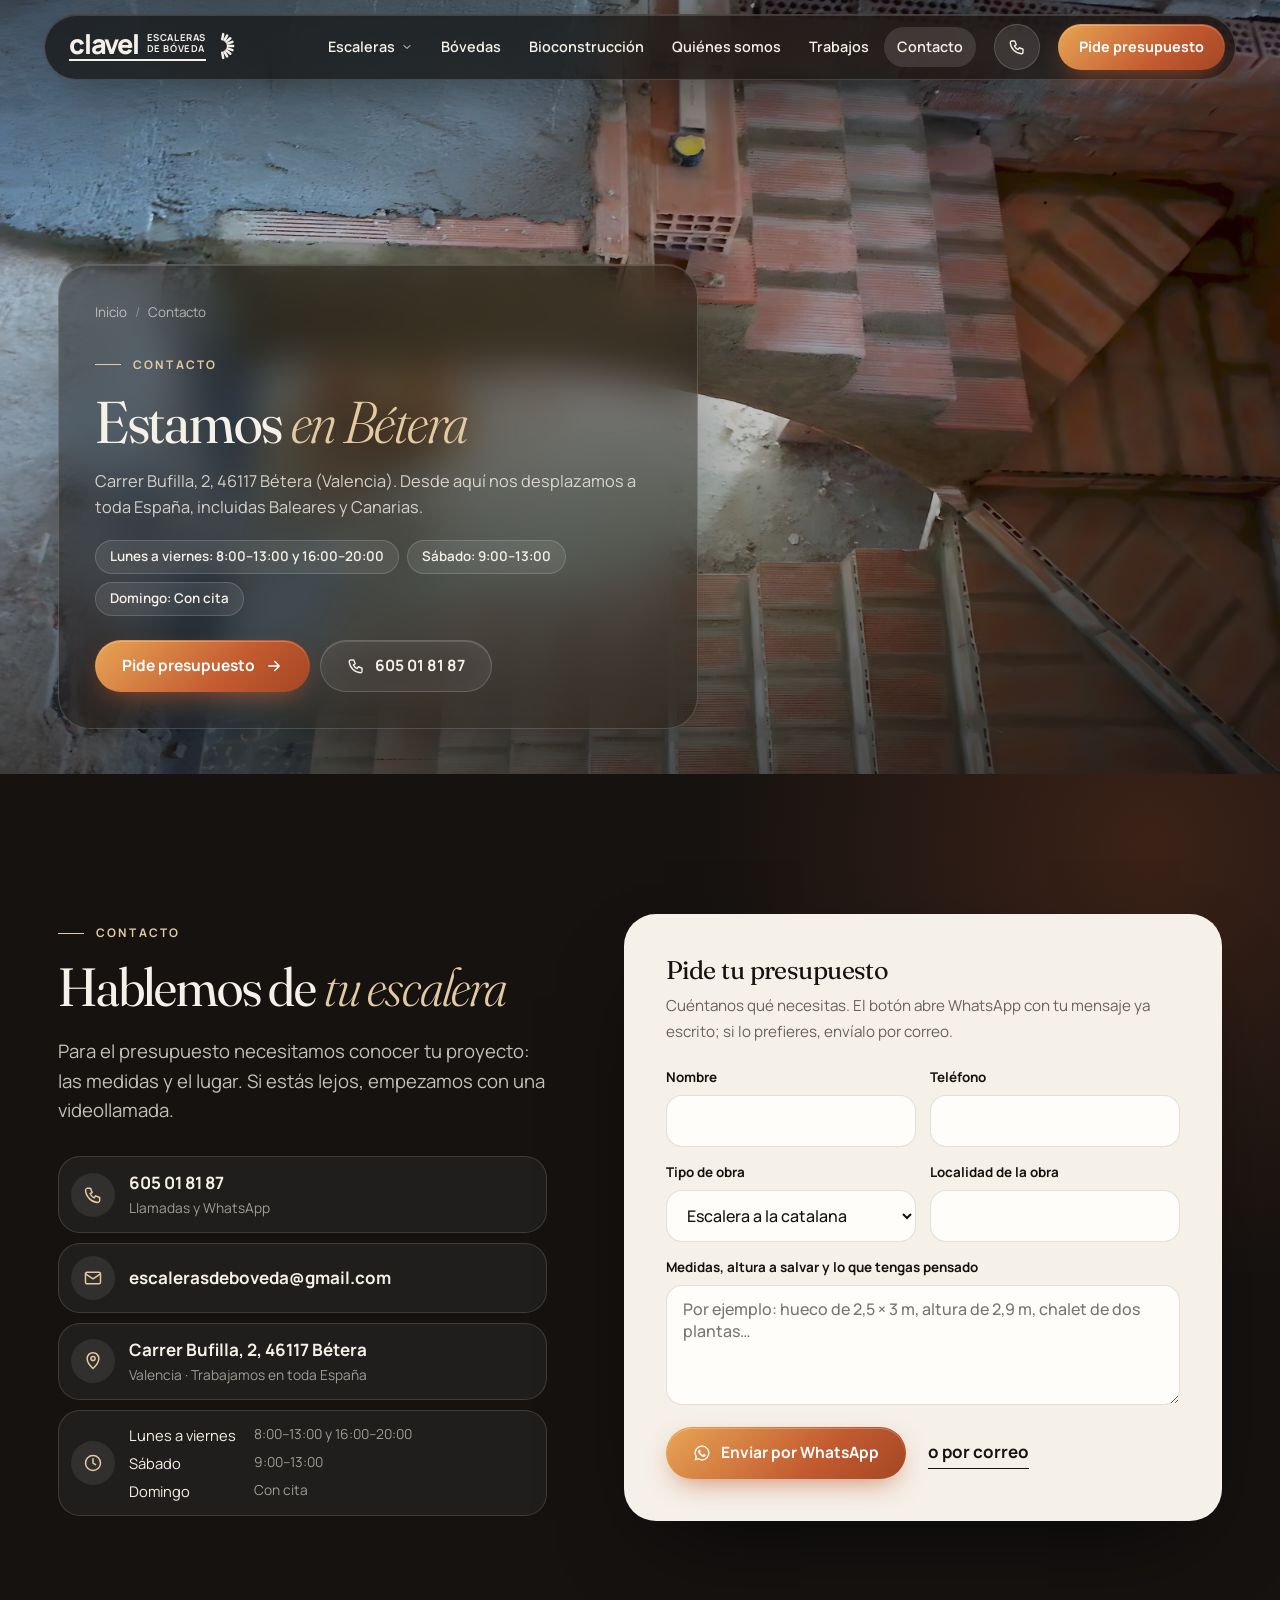
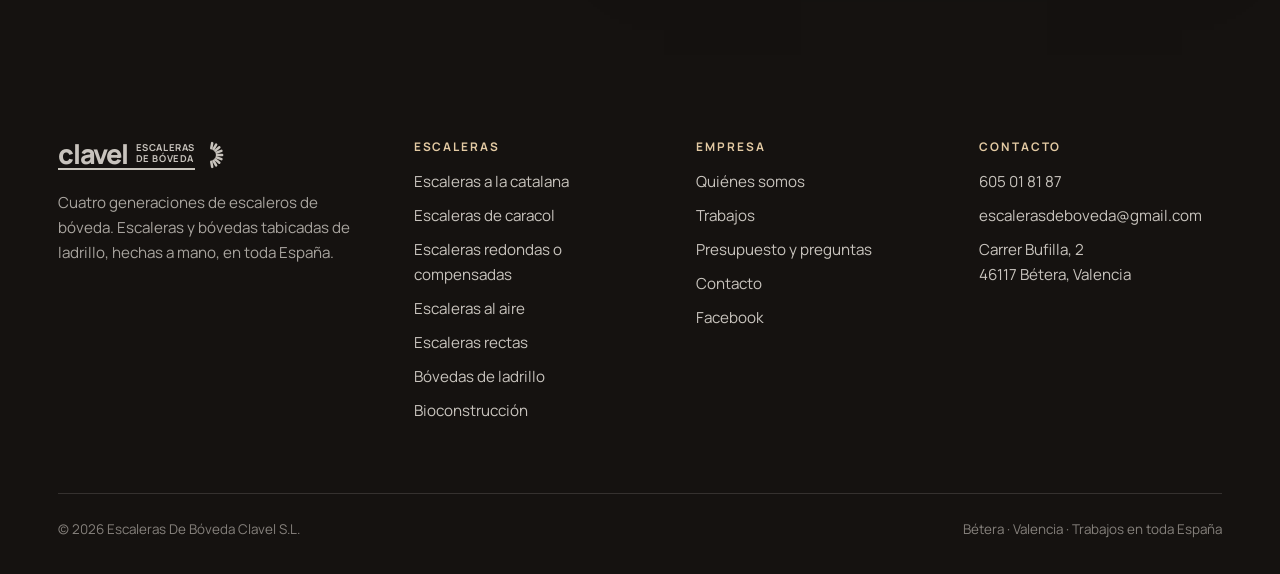
<file: contacta/index.html>
<!doctype html>
<html lang="es">
<head>
<meta charset="utf-8">
<meta name="viewport" content="width=device-width, initial-scale=1, viewport-fit=cover">
<title>Contacto | Escaleras Clavel, Bétera (Valencia)</title>
<meta name="description" content="Escaleras Clavel: Carrer Bufilla, 2, 46117 Bétera. Teléfono 605 01 81 87. Escaleras de bóveda en toda España.">
<link rel="canonical" href="https://nocodya-hue.github.io/escaleras-clavel/contacta/">
<meta name="theme-color" content="#151210">
<meta property="og:type" content="website"><meta property="og:locale" content="es_ES"><meta property="og:site_name" content="Escaleras Clavel">
<meta property="og:title" content="Contacto | Escaleras Clavel, Bétera (Valencia)"><meta property="og:description" content="Escaleras Clavel: Carrer Bufilla, 2, 46117 Bétera. Teléfono 605 01 81 87. Escaleras de bóveda en toda España."><meta property="og:url" content="https://nocodya-hue.github.io/escaleras-clavel/contacta/"><meta property="og:image" content="https://nocodya-hue.github.io/escaleras-clavel/media/tramos-cenital-1600.jpg">
<meta name="twitter:card" content="summary_large_image">
<link rel="icon" href="../favicon.svg" type="image/svg+xml"><link rel="icon" href="../favicon-32.png" sizes="32x32"><link rel="apple-touch-icon" href="../apple-touch-icon.png">
<link rel="preconnect" href="https://fonts.googleapis.com"><link rel="preconnect" href="https://fonts.gstatic.com" crossorigin>
<link rel="stylesheet" href="https://fonts.googleapis.com/css2?family=Fraunces:ital,opsz,wght,SOFT@0,9..144,300..600,0..100;1,9..144,300..600,0..100&family=Manrope:wght@400;500;600;700;800&display=swap">
<link rel="stylesheet" href="../css/estilo.css?v=mv84eg22">
<script type="application/ld+json">{"@context":"https://schema.org","@type":"BreadcrumbList","itemListElement":[{"@type":"ListItem","position":1,"name":"Inicio","item":"https://nocodya-hue.github.io/escaleras-clavel/"},{"@type":"ListItem","position":2,"name":"Contacto","item":"https://nocodya-hue.github.io/escaleras-clavel/contacta/"}]}</script>
<script type="application/ld+json">{"@context":"https://schema.org","@type":"HomeAndConstructionBusiness","@id":"https://nocodya-hue.github.io/escaleras-clavel/#negocio","name":"Escaleras Clavel","legalName":"Escaleras De Bóveda Clavel S.L.","url":"https://nocodya-hue.github.io/escaleras-clavel/","telephone":"+34605018187","email":"escalerasdeboveda@gmail.com","image":"https://nocodya-hue.github.io/escaleras-clavel/media/boveda-curva-ladrillo-1600.jpg","logo":"https://nocodya-hue.github.io/escaleras-clavel/apple-touch-icon.png","address":{"@type":"PostalAddress","streetAddress":"Carrer Bufilla, 2","postalCode":"46117","addressLocality":"Bétera","addressRegion":"Valencia","addressCountry":"ES"},"geo":{"@type":"GeoCoordinates","latitude":39.5865289,"longitude":-0.4533628},"areaServed":[{"@type":"Country","name":"España"}],"openingHoursSpecification":[{"@type":"OpeningHoursSpecification","dayOfWeek":["Monday","Tuesday","Wednesday","Thursday","Friday"],"opens":"08:00","closes":"13:00"},{"@type":"OpeningHoursSpecification","dayOfWeek":["Monday","Tuesday","Wednesday","Thursday","Friday"],"opens":"16:00","closes":"20:00"},{"@type":"OpeningHoursSpecification","dayOfWeek":["Saturday"],"opens":"09:00","closes":"13:00"}],"aggregateRating":{"@type":"AggregateRating","ratingValue":5,"bestRating":5,"reviewCount":12},"review":[{"@type":"Review","author":{"@type":"Person","name":"Jose San Isidro"},"reviewRating":{"@type":"Rating","ratingValue":5,"bestRating":5},"reviewBody":"Muy profesionales, trato exquisito con Gregorio, rápidos y precio muy bueno. 100 % recomendables. Da gusto encontrarte con gente que trabaje así de bien."},{"@type":"Review","author":{"@type":"Person","name":"Juan Pérez"},"reviewRating":{"@type":"Rating","ratingValue":5,"bestRating":5},"reviewBody":"Grandes profesionales, trabajadores y limpios. Estamos encantados con la escalera que nos habéis hecho. Es una maravilla, recomendable con los ojos cerrados."},{"@type":"Review","author":{"@type":"Person","name":"Ana María Molina"},"reviewRating":{"@type":"Rating","ratingValue":5,"bestRating":5},"reviewBody":"Grandes profesionales. Muy buen trabajo a buen precio. Totalmente recomendables."},{"@type":"Review","author":{"@type":"Person","name":"Alberto Andrio"},"reviewRating":{"@type":"Rating","ratingValue":5,"bestRating":5},"reviewBody":"Gregorio, un buen profesional que sabe realizar perfectamente su trabajo. Recomendamos esta empresa en Zaragoza para la realización de escaleras."},{"@type":"Review","author":{"@type":"Person","name":"Rodrigo Llanos"},"reviewRating":{"@type":"Rating","ratingValue":5,"bestRating":5},"reviewBody":"Excelente profesional y persona, recomendado al 100 %. Si quieres profesionalidad, Escaleras de Bóveda Clavel."}],"sameAs":["https://www.facebook.com/escaleras.clavel","https://www.google.com/maps/place/Escaleras+De+B%C3%B3veda+Clavel+S.L/@39.5865289,-0.4533628,17z/data=!4m6!3m5!1s0xd605cb5b30f424f:0x8669ec92eb9307c!8m2!3d39.5865289!4d-0.4533628!16s%2Fg%2F11b6_h3qbk"],"makesOffer":[{"@type":"Offer","itemOffered":{"@type":"Service","name":"Escaleras a la catalana","url":"https://nocodya-hue.github.io/escaleras-clavel/escalera-a-la-catalana/"}},{"@type":"Offer","itemOffered":{"@type":"Service","name":"Escaleras de caracol","url":"https://nocodya-hue.github.io/escaleras-clavel/escalera-de-caracol/"}},{"@type":"Offer","itemOffered":{"@type":"Service","name":"Escaleras redondas o compensadas","url":"https://nocodya-hue.github.io/escaleras-clavel/escalera-compensada/"}},{"@type":"Offer","itemOffered":{"@type":"Service","name":"Escaleras al aire","url":"https://nocodya-hue.github.io/escaleras-clavel/escalera-al-aire/"}},{"@type":"Offer","itemOffered":{"@type":"Service","name":"Escaleras rectas","url":"https://nocodya-hue.github.io/escaleras-clavel/escaleras-rectas/"}},{"@type":"Offer","itemOffered":{"@type":"Service","name":"Bóvedas de ladrillo","url":"https://nocodya-hue.github.io/escaleras-clavel/bovedas/"}},{"@type":"Offer","itemOffered":{"@type":"Service","name":"Bioconstrucción","url":"https://nocodya-hue.github.io/escaleras-clavel/bio-construccion/"}}]}</script>
</head>
<body>
<a class="salto" href="#contenido">Saltar al contenido</a>
<header class="cabecera siempre"><div class="envoltura cabecera__in">
  <a class="logo" href=".././" aria-label="Escaleras Clavel, inicio"><span class="logo__txt"><span class="logo__c">clavel</span><span class="logo__e">Escaleras<br>de bóveda</span></span><svg class="logo__i" viewBox="0 0 26 40" fill="currentColor" aria-hidden="true"><rect x="14" y="18.2" width="11" height="3.6" rx="1.8" transform="rotate(-80.0 6 20)"/><rect x="14" y="18.2" width="11" height="3.6" rx="1.8" transform="rotate(-60.0 6 20)"/><rect x="14" y="18.2" width="11" height="3.6" rx="1.8" transform="rotate(-40.0 6 20)"/><rect x="14" y="18.2" width="11" height="3.6" rx="1.8" transform="rotate(-20.0 6 20)"/><rect x="14" y="18.2" width="11" height="3.6" rx="1.8" transform="rotate(0.0 6 20)"/><rect x="14" y="18.2" width="11" height="3.6" rx="1.8" transform="rotate(20.0 6 20)"/><rect x="14" y="18.2" width="11" height="3.6" rx="1.8" transform="rotate(40.0 6 20)"/><rect x="14" y="18.2" width="11" height="3.6" rx="1.8" transform="rotate(60.0 6 20)"/><rect x="14" y="18.2" width="11" height="3.6" rx="1.8" transform="rotate(80.0 6 20)"/></svg></a>
  <nav class="nav" id="nav" aria-label="Principal">
    <div class="nav__grupo"><button type="button" aria-expanded="false">Escaleras <svg viewBox="0 0 24 24" fill="none" stroke="currentColor" stroke-width="2" stroke-linecap="round" stroke-linejoin="round" aria-hidden="true"><path d="m6 9 6 6 6-6"/></svg></button>
      <div class="nav__menu"><a href="../escalera-a-la-catalana/">A la catalana<span></span></a><a href="../escalera-de-caracol/">De caracol<span></span></a><a href="../escalera-compensada/">Compensada<span>y redondas</span></a><a href="../escalera-al-aire/">Al aire<span></span></a><a href="../escaleras-rectas/">Rectas<span></span></a></div></div>
    <a href="../bovedas/">Bóvedas</a>
    <a href="../bio-construccion/">Bioconstrucción</a>
    <a href="../quienes-somos/">Quiénes somos</a>
    <a href=".././#trabajos">Trabajos</a>
    <a href="../contacta/" aria-current="page">Contacto</a>
  </nav>
  <a class="cabecera__tel" href="tel:+34605018187" aria-label="Llamar al 605 01 81 87" title="605 01 81 87"><svg viewBox="0 0 24 24" fill="none" stroke="currentColor" stroke-width="1.8" stroke-linecap="round" stroke-linejoin="round" aria-hidden="true"><path d="M5 4h4l2 5-2.5 1.5a11 11 0 0 0 5 5L15 13l5 2v4a2 2 0 0 1-2 2A16 16 0 0 1 3 6a2 2 0 0 1 2-2"/></svg></a>
  <a class="boton boton--lleno" href="../presupuesto/">Pide presupuesto</a>
  <button class="hamburguesa" type="button" aria-label="Menú" aria-controls="nav" aria-expanded="false"><span></span></button>
</div></header>
<main id="contenido">

<section class="cab-pagina claro">
  <picture><source type="image/avif" srcset="../media/tramos-cenital-640.avif 640w, ../media/tramos-cenital-1024.avif 1024w, ../media/tramos-cenital-1600.avif 1600w, ../media/tramos-cenital-2400.avif 2400w, ../media/tramos-cenital-3200.avif 3200w" sizes="100vw"><source type="image/webp" srcset="../media/tramos-cenital-640.webp 640w, ../media/tramos-cenital-1024.webp 1024w, ../media/tramos-cenital-1600.webp 1600w, ../media/tramos-cenital-2400.webp 2400w, ../media/tramos-cenital-3200.webp 3200w" sizes="100vw"><img src="../media/tramos-cenital-1024.webp" width="1024" height="768" alt="" fetchpriority="high" decoding="async"></picture>
  <div class="envoltura"><div class="cab-pagina__panel cristal">
    <ol class="migas"><li><a href="../">Inicio</a></li><li>Contacto</li></ol>
    <p class="cejilla">Contacto</p>
    <h1>Estamos <em>en Bétera</em></h1>
    <p class="entradilla">Carrer Bufilla, 2, 46117 Bétera (Valencia). Desde aquí nos desplazamos a toda España, incluidas Baleares y Canarias.</p>
    <div class="chips"><span class="chip">Lunes a viernes: 8:00–13:00 y 16:00–20:00</span><span class="chip">Sábado: 9:00–13:00</span><span class="chip">Domingo: Con cita</span></div>
    <div class="portada__botones"><a class="boton boton--lleno" href="../presupuesto/">Pide presupuesto <svg viewBox="0 0 24 24" fill="none" stroke="currentColor" stroke-width="1.8" stroke-linecap="round" stroke-linejoin="round" aria-hidden="true"><path d="M5 12h14M13 6l6 6-6 6"/></svg></a><a class="boton boton--cristal" href="tel:+34605018187"><svg viewBox="0 0 24 24" fill="none" stroke="currentColor" stroke-width="1.8" stroke-linecap="round" stroke-linejoin="round" aria-hidden="true"><path d="M5 4h4l2 5-2.5 1.5a11 11 0 0 0 5 5L15 13l5 2v4a2 2 0 0 1-2 2A16 16 0 0 1 3 6a2 2 0 0 1 2-2"/></svg>605 01 81 87</a></div>
  </div></div>
</section>
<section class="seccion seccion--tinta claro" id="contacto"><div class="envoltura contacto">
  <div>
    <p class="cejilla">Contacto</p>
    <h2>Hablemos de <em>tu escalera</em></h2>
    <p class="entradilla" style="margin-top:22px">Para el presupuesto necesitamos conocer tu proyecto: las medidas y el lugar. Si estás lejos, empezamos con una videollamada.</p>
    <ul class="datos">
      <li><svg viewBox="0 0 24 24" fill="none" stroke="currentColor" stroke-width="1.8" stroke-linecap="round" stroke-linejoin="round" aria-hidden="true"><path d="M5 4h4l2 5-2.5 1.5a11 11 0 0 0 5 5L15 13l5 2v4a2 2 0 0 1-2 2A16 16 0 0 1 3 6a2 2 0 0 1 2-2"/></svg><div><a href="tel:+34605018187">605 01 81 87</a><small>Llamadas y WhatsApp</small></div></li>
      <li><svg viewBox="0 0 24 24" fill="none" stroke="currentColor" stroke-width="1.8" stroke-linecap="round" stroke-linejoin="round" aria-hidden="true"><rect x="3" y="5" width="18" height="14" rx="2"/><path d="m3 7 9 6 9-6"/></svg><div><a href="mailto:escalerasdeboveda@gmail.com">escalerasdeboveda@gmail.com</a></div></li>
      <li><svg viewBox="0 0 24 24" fill="none" stroke="currentColor" stroke-width="1.8" stroke-linecap="round" stroke-linejoin="round" aria-hidden="true"><path d="M12 21s7-6.2 7-12a7 7 0 0 0-14 0c0 5.8 7 12 7 12z"/><circle cx="12" cy="9" r="2.5"/></svg><div><a href="https://www.google.com/maps/place/Escaleras+De+B%C3%B3veda+Clavel+S.L/@39.5865289,-0.4533628,17z/data=!4m6!3m5!1s0xd605cb5b30f424f:0x8669ec92eb9307c!8m2!3d39.5865289!4d-0.4533628!16s%2Fg%2F11b6_h3qbk" rel="noopener" target="_blank">Carrer Bufilla, 2, 46117 Bétera</a><small>Valencia · Trabajamos en toda España</small></div></li>
      <li><svg viewBox="0 0 24 24" fill="none" stroke="currentColor" stroke-width="1.8" stroke-linecap="round" aria-hidden="true"><circle cx="12" cy="12" r="9"/><path d="M12 7v5l3 2"/></svg><div class="horario"><span>Lunes a viernes</span><small style="margin:0">8:00–13:00 y 16:00–20:00</small><span>Sábado</span><small style="margin:0">9:00–13:00</small><span>Domingo</span><small style="margin:0">Con cita</small></div></li>
    </ul>
  </div>
  <form class="formulario" data-whatsapp="34605018187" novalidate>
  <h3>Pide tu presupuesto</h3>
  <p>Cuéntanos qué necesitas. El botón abre WhatsApp con tu mensaje ya escrito; si lo prefieres, envíalo por correo.</p>
  <div class="campos">
    <div class="campo"><label for="f-nombre">Nombre</label><input id="f-nombre" name="nombre" autocomplete="name" required></div>
    <div class="campo"><label for="f-tel">Teléfono</label><input id="f-tel" name="telefono" type="tel" autocomplete="tel" inputmode="tel" required></div>
    <div class="campo"><label for="f-tipo">Tipo de obra</label><select id="f-tipo" name="tipo"><option>Escalera a la catalana</option><option>Escalera de caracol</option><option>Escalera compensada o redonda</option><option>Escalera al aire</option><option>Escalera recta</option><option>Bóveda</option><option>Bioconstrucción</option><option>Aún no lo sé</option></select></div>
    <div class="campo"><label for="f-lugar">Localidad de la obra</label><input id="f-lugar" name="lugar" autocomplete="address-level2"></div>
    <div class="campo campo--ancho"><label for="f-msg">Medidas, altura a salvar y lo que tengas pensado</label><textarea id="f-msg" name="mensaje" placeholder="Por ejemplo: hueco de 2,5 × 3 m, altura de 2,9 m, chalet de dos plantas…"></textarea></div>
  </div>
  <div class="formulario__pie"><button class="boton boton--lleno" type="submit"><svg viewBox="0 0 24 24" fill="currentColor" aria-hidden="true"><path d="M12 2a10 10 0 0 0-8.6 15.1L2 22l5-1.3A10 10 0 1 0 12 2zm0 18.2a8.2 8.2 0 0 1-4.2-1.2l-.3-.2-3 .8.8-2.9-.2-.3A8.2 8.2 0 1 1 12 20.2zm4.5-6.1c-.2-.1-1.5-.7-1.7-.8s-.4-.1-.6.1-.6.8-.8 1-.3.2-.5.1a6.7 6.7 0 0 1-3.3-2.9c-.2-.4.2-.4.7-1.3.1-.2 0-.3 0-.4l-.8-1.8c-.2-.5-.4-.4-.6-.4h-.5a.9.9 0 0 0-.7.3 2.8 2.8 0 0 0-.9 2.1 4.9 4.9 0 0 0 1 2.6 11.2 11.2 0 0 0 4.3 3.8c1.6.7 2.2.8 3 .6a2.5 2.5 0 0 0 1.7-1.2 2 2 0 0 0 .1-1.2c0-.1-.2-.2-.4-.3z"/></svg>Enviar por WhatsApp</button><a class="enlace-flecha" href="mailto:escalerasdeboveda@gmail.com" data-correo="escalerasdeboveda@gmail.com">o por correo</a></div>
</form>
</div></section>
</main>
<footer class="pie"><div class="envoltura">
  <div class="pie__in">
    <div><a class="logo" href=".././" aria-label="Escaleras Clavel, inicio"><span class="logo__txt"><span class="logo__c">clavel</span><span class="logo__e">Escaleras<br>de bóveda</span></span><svg class="logo__i" viewBox="0 0 26 40" fill="currentColor" aria-hidden="true"><rect x="14" y="18.2" width="11" height="3.6" rx="1.8" transform="rotate(-80.0 6 20)"/><rect x="14" y="18.2" width="11" height="3.6" rx="1.8" transform="rotate(-60.0 6 20)"/><rect x="14" y="18.2" width="11" height="3.6" rx="1.8" transform="rotate(-40.0 6 20)"/><rect x="14" y="18.2" width="11" height="3.6" rx="1.8" transform="rotate(-20.0 6 20)"/><rect x="14" y="18.2" width="11" height="3.6" rx="1.8" transform="rotate(0.0 6 20)"/><rect x="14" y="18.2" width="11" height="3.6" rx="1.8" transform="rotate(20.0 6 20)"/><rect x="14" y="18.2" width="11" height="3.6" rx="1.8" transform="rotate(40.0 6 20)"/><rect x="14" y="18.2" width="11" height="3.6" rx="1.8" transform="rotate(60.0 6 20)"/><rect x="14" y="18.2" width="11" height="3.6" rx="1.8" transform="rotate(80.0 6 20)"/></svg></a><p>Cuatro generaciones de escaleros de bóveda. Escaleras y bóvedas tabicadas de ladrillo, hechas a mano, en toda España.</p></div>
    <div><h4>Escaleras</h4><ul><li><a href="../escalera-a-la-catalana/">Escaleras a la catalana</a></li><li><a href="../escalera-de-caracol/">Escaleras de caracol</a></li><li><a href="../escalera-compensada/">Escaleras redondas o compensadas</a></li><li><a href="../escalera-al-aire/">Escaleras al aire</a></li><li><a href="../escaleras-rectas/">Escaleras rectas</a></li><li><a href="../bovedas/">Bóvedas de ladrillo</a></li><li><a href="../bio-construccion/">Bioconstrucción</a></li></ul></div>
    <div><h4>Empresa</h4><ul><li><a href="../quienes-somos/">Quiénes somos</a></li><li><a href=".././#trabajos">Trabajos</a></li><li><a href="../presupuesto/">Presupuesto y preguntas</a></li><li><a href="../contacta/">Contacto</a></li><li><a href="https://www.facebook.com/escaleras.clavel" rel="noopener" target="_blank">Facebook</a></li></ul></div>
    <div><h4>Contacto</h4><ul><li><a href="tel:+34605018187">605 01 81 87</a></li><li><a href="mailto:escalerasdeboveda@gmail.com">escalerasdeboveda@gmail.com</a></li><li><a href="https://www.google.com/maps/place/Escaleras+De+B%C3%B3veda+Clavel+S.L/@39.5865289,-0.4533628,17z/data=!4m6!3m5!1s0xd605cb5b30f424f:0x8669ec92eb9307c!8m2!3d39.5865289!4d-0.4533628!16s%2Fg%2F11b6_h3qbk" rel="noopener" target="_blank">Carrer Bufilla, 2<br>46117 Bétera, Valencia</a></li></ul></div>
  </div>
  <div class="pie__legal"><span>© <span data-anio>2026</span> Escaleras De Bóveda Clavel S.L.</span><span>Bétera · Valencia · Trabajos en toda España</span></div>
</div></footer>
<nav class="barra-movil" aria-label="Accesos rápidos"><button type="button" class="bm-menu" aria-label="Menú"><svg viewBox="0 0 24 24" fill="none" stroke="currentColor" stroke-width="1.8" stroke-linecap="round" aria-hidden="true"><path d="M4 7h16M4 12h16M4 17h16"/></svg></button><a href="tel:+34605018187" aria-label="Llamar"><svg viewBox="0 0 24 24" fill="none" stroke="currentColor" stroke-width="1.8" stroke-linecap="round" stroke-linejoin="round" aria-hidden="true"><path d="M5 4h4l2 5-2.5 1.5a11 11 0 0 0 5 5L15 13l5 2v4a2 2 0 0 1-2 2A16 16 0 0 1 3 6a2 2 0 0 1 2-2"/></svg></a><a class="bm-centro" href="../presupuesto/" aria-label="Pide presupuesto"><svg viewBox="0 0 100 100" aria-hidden="true"><g fill="currentColor"><rect x="67" y="45.5" width="29" height="9" rx="4.5" transform="rotate(0.0 50 50)"/><rect x="67" y="45.5" width="29" height="9" rx="4.5" transform="rotate(22.5 50 50)"/><rect x="67" y="45.5" width="29" height="9" rx="4.5" transform="rotate(45.0 50 50)"/><rect x="67" y="45.5" width="29" height="9" rx="4.5" transform="rotate(67.5 50 50)"/><rect x="67" y="45.5" width="29" height="9" rx="4.5" transform="rotate(90.0 50 50)"/><rect x="67" y="45.5" width="29" height="9" rx="4.5" transform="rotate(112.5 50 50)"/><rect x="67" y="45.5" width="29" height="9" rx="4.5" transform="rotate(135.0 50 50)"/><rect x="67" y="45.5" width="29" height="9" rx="4.5" transform="rotate(157.5 50 50)"/><rect x="67" y="45.5" width="29" height="9" rx="4.5" transform="rotate(180.0 50 50)"/><rect x="67" y="45.5" width="29" height="9" rx="4.5" transform="rotate(202.5 50 50)"/><rect x="67" y="45.5" width="29" height="9" rx="4.5" transform="rotate(225.0 50 50)"/><rect x="67" y="45.5" width="29" height="9" rx="4.5" transform="rotate(247.5 50 50)"/><rect x="67" y="45.5" width="29" height="9" rx="4.5" transform="rotate(270.0 50 50)"/><rect x="67" y="45.5" width="29" height="9" rx="4.5" transform="rotate(292.5 50 50)"/><rect x="67" y="45.5" width="29" height="9" rx="4.5" transform="rotate(315.0 50 50)"/><rect x="67" y="45.5" width="29" height="9" rx="4.5" transform="rotate(337.5 50 50)"/></g></svg></a><a href="https://wa.me/34605018187" rel="noopener" target="_blank" aria-label="WhatsApp"><svg viewBox="0 0 24 24" fill="currentColor" aria-hidden="true"><path d="M12 2a10 10 0 0 0-8.6 15.1L2 22l5-1.3A10 10 0 1 0 12 2zm0 18.2a8.2 8.2 0 0 1-4.2-1.2l-.3-.2-3 .8.8-2.9-.2-.3A8.2 8.2 0 1 1 12 20.2zm4.5-6.1c-.2-.1-1.5-.7-1.7-.8s-.4-.1-.6.1-.6.8-.8 1-.3.2-.5.1a6.7 6.7 0 0 1-3.3-2.9c-.2-.4.2-.4.7-1.3.1-.2 0-.3 0-.4l-.8-1.8c-.2-.5-.4-.4-.6-.4h-.5a.9.9 0 0 0-.7.3 2.8 2.8 0 0 0-.9 2.1 4.9 4.9 0 0 0 1 2.6 11.2 11.2 0 0 0 4.3 3.8c1.6.7 2.2.8 3 .6a2.5 2.5 0 0 0 1.7-1.2 2 2 0 0 0 .1-1.2c0-.1-.2-.2-.4-.3z"/></svg></a><a href=".././#trabajos" aria-label="Trabajos"><svg viewBox="0 0 24 24" fill="none" stroke="currentColor" stroke-width="1.8" stroke-linecap="round" stroke-linejoin="round" aria-hidden="true"><rect x="3" y="3" width="7" height="7" rx="2"/><rect x="14" y="3" width="7" height="7" rx="2"/><rect x="3" y="14" width="7" height="7" rx="2"/><rect x="14" y="14" width="7" height="7" rx="2"/></svg></a></nav>
<div class="visor" role="dialog" aria-modal="true" aria-label="Foto ampliada"><img alt=""><p></p><button class="visor__cerrar circulo" type="button" aria-label="Cerrar"><svg viewBox="0 0 24 24" fill="none" stroke="currentColor" stroke-width="2" stroke-linecap="round" aria-hidden="true"><path d="M6 6l12 12M18 6 6 18"/></svg></button><button class="visor__ant circulo" type="button" aria-label="Anterior"><svg viewBox="0 0 24 24" fill="none" stroke="currentColor" stroke-width="2" stroke-linecap="round" stroke-linejoin="round" aria-hidden="true"><path d="m15 6-6 6 6 6"/></svg></button><button class="visor__sig circulo" type="button" aria-label="Siguiente"><svg viewBox="0 0 24 24" fill="none" stroke="currentColor" stroke-width="2" stroke-linecap="round" stroke-linejoin="round" aria-hidden="true"><path d="m9 6 6 6-6 6"/></svg></button></div>
<script src="../js/main.js?v=mv84eg22" defer></script>
</body>
</html>
</file>
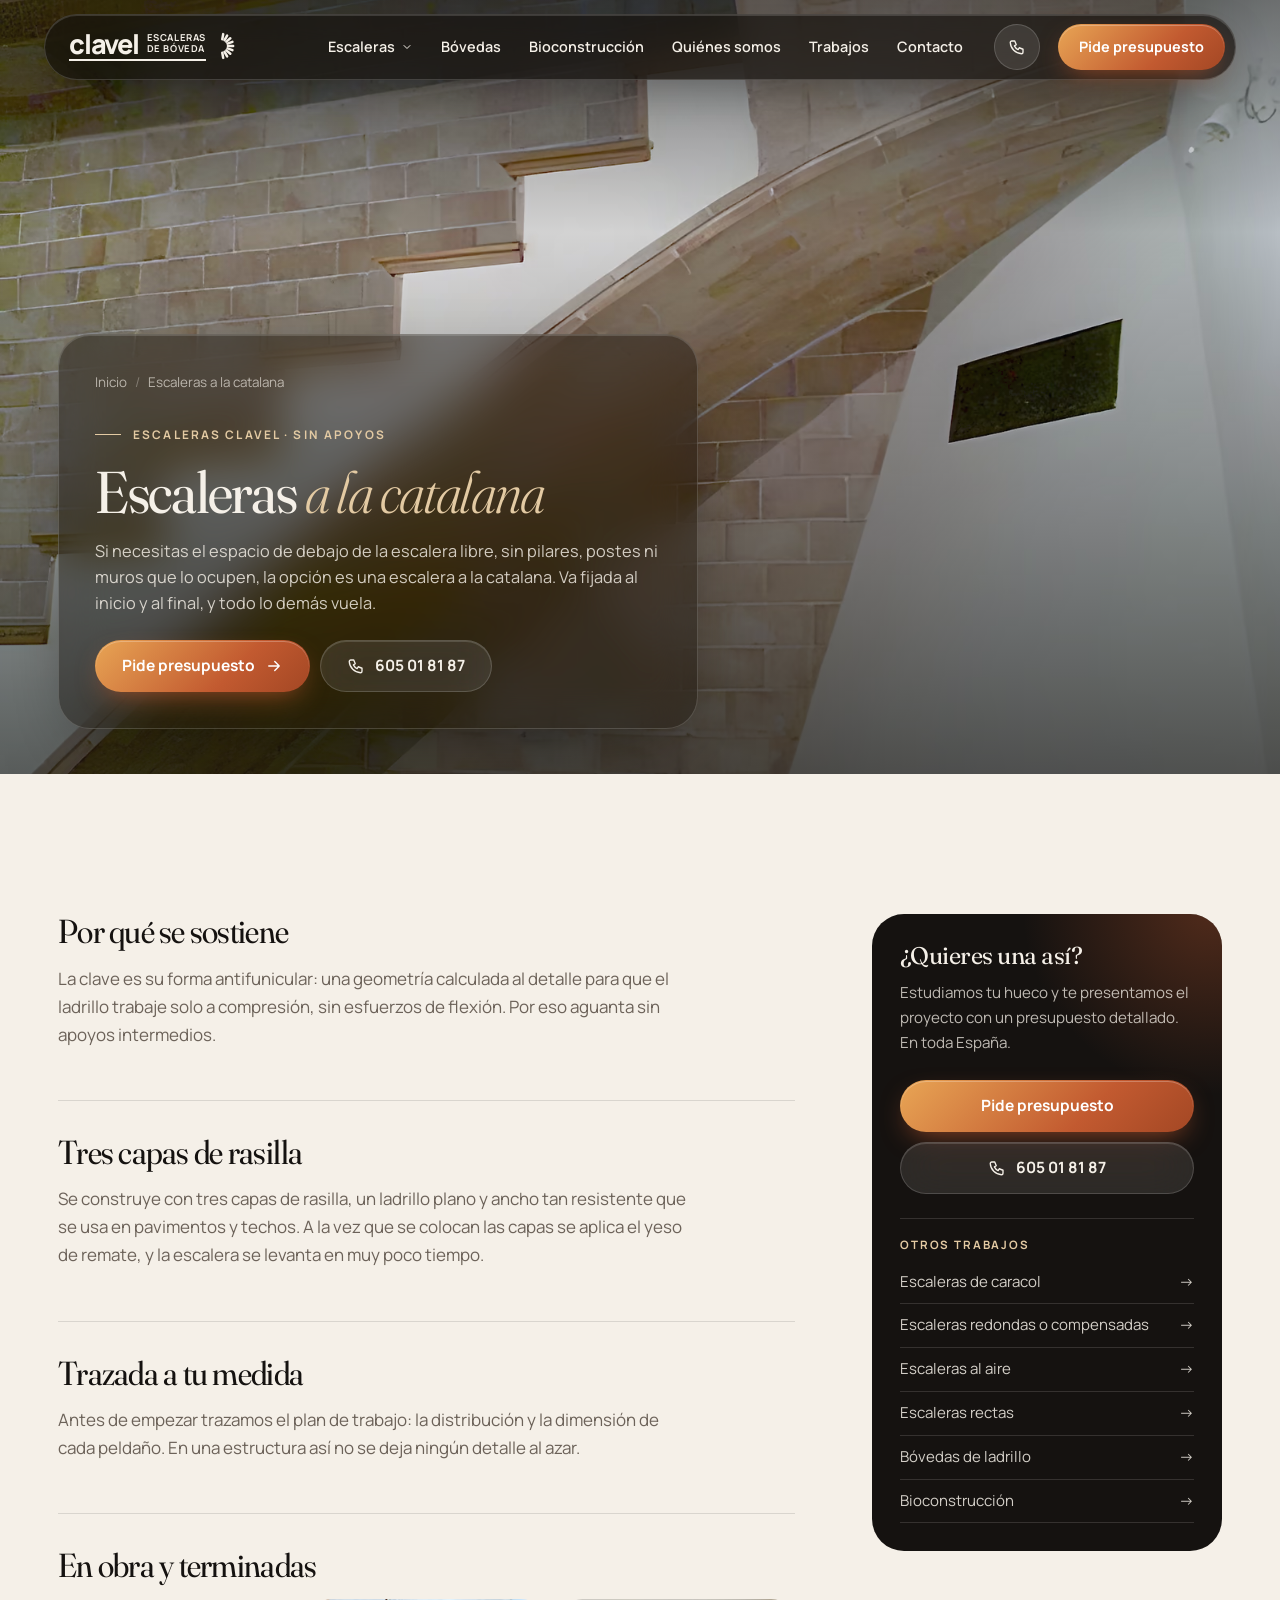
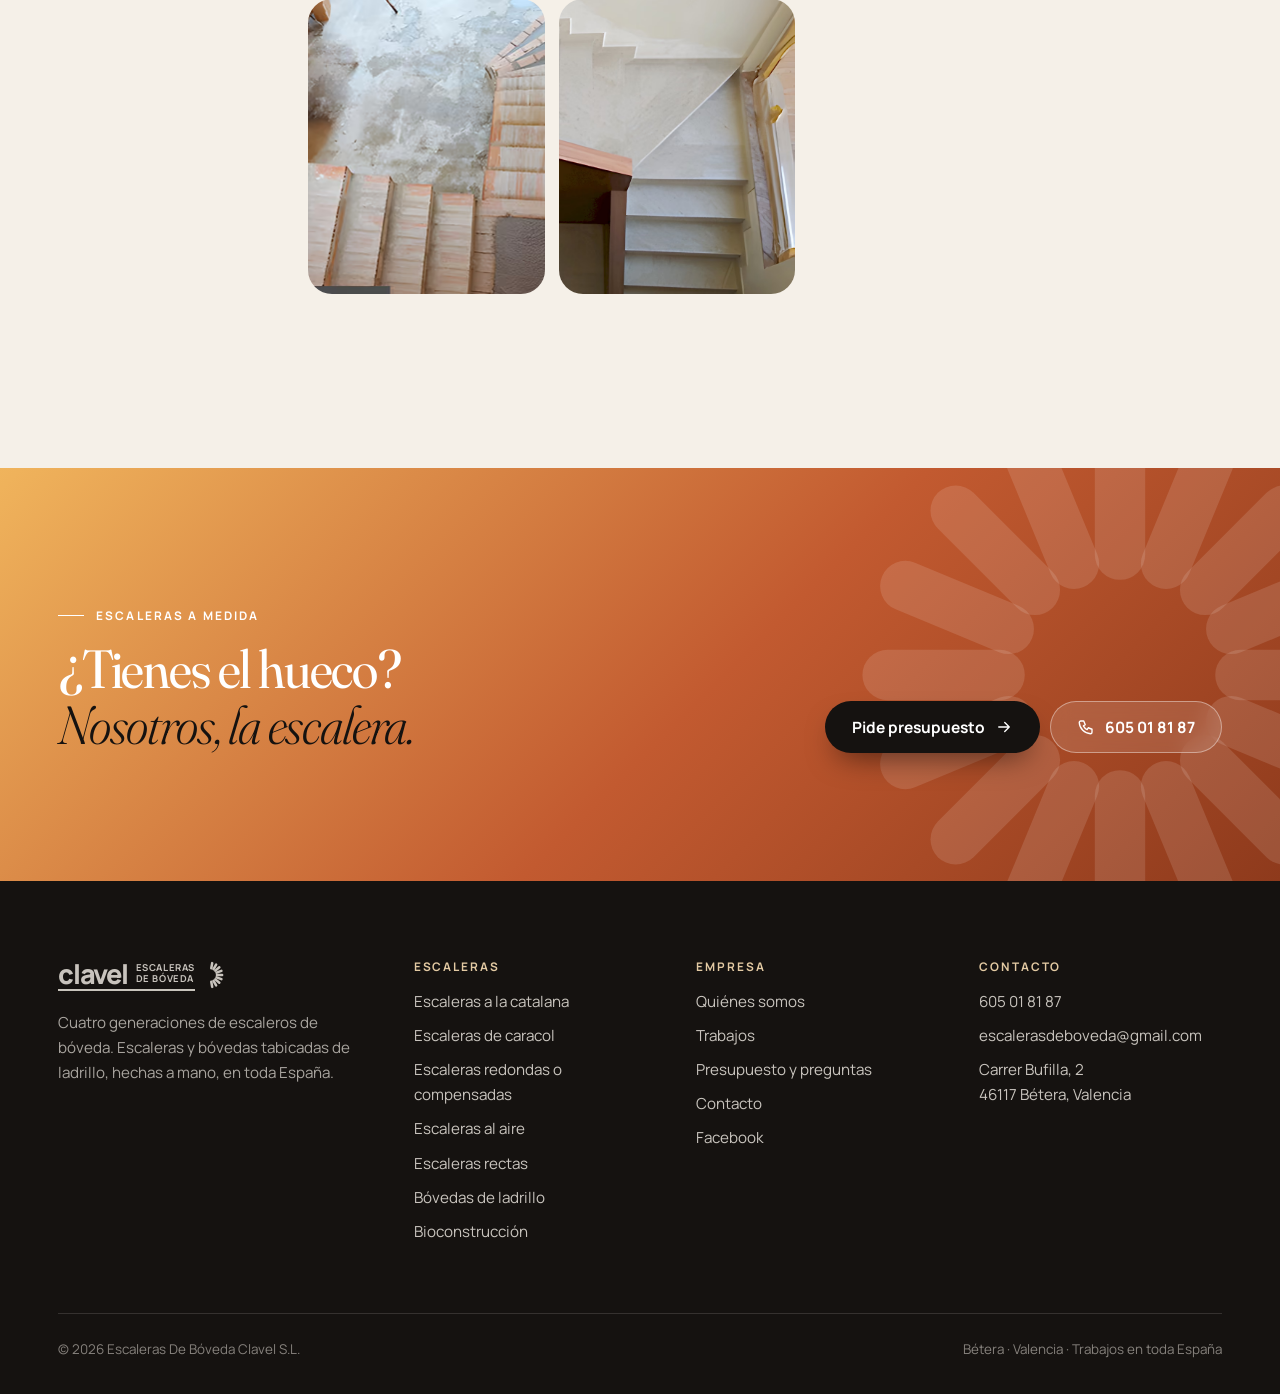
<file: escalera-a-la-catalana/index.html>
<!doctype html>
<html lang="es">
<head>
<meta charset="utf-8">
<meta name="viewport" content="width=device-width, initial-scale=1, viewport-fit=cover">
<title>Escaleras a la catalana de ladrillo en Valencia | Escaleras Clavel</title>
<meta name="description" content="Escaleras a la catalana tabicadas a mano con tres capas de rasilla: se sujetan solo al principio y al final y dejan libre el hueco de debajo. Escaleras Clavel, Bétera.">
<link rel="canonical" href="https://nocodya-hue.github.io/escaleras-clavel/escalera-a-la-catalana/">
<meta name="theme-color" content="#151210">
<meta property="og:type" content="website"><meta property="og:locale" content="es_ES"><meta property="og:site_name" content="Escaleras Clavel">
<meta property="og:title" content="Escaleras a la catalana de ladrillo en Valencia | Escaleras Clavel"><meta property="og:description" content="Escaleras a la catalana tabicadas a mano con tres capas de rasilla: se sujetan solo al principio y al final y dejan libre el hueco de debajo. Escaleras Clavel, Bétera."><meta property="og:url" content="https://nocodya-hue.github.io/escaleras-clavel/escalera-a-la-catalana/"><meta property="og:image" content="https://nocodya-hue.github.io/escaleras-clavel/media/catalana-zanca-1600.jpg">
<meta name="twitter:card" content="summary_large_image">
<link rel="icon" href="../favicon.svg" type="image/svg+xml"><link rel="icon" href="../favicon-32.png" sizes="32x32"><link rel="apple-touch-icon" href="../apple-touch-icon.png">
<link rel="preconnect" href="https://fonts.googleapis.com"><link rel="preconnect" href="https://fonts.gstatic.com" crossorigin>
<link rel="stylesheet" href="https://fonts.googleapis.com/css2?family=Fraunces:ital,opsz,wght,SOFT@0,9..144,300..600,0..100;1,9..144,300..600,0..100&family=Manrope:wght@400;500;600;700;800&display=swap">
<link rel="stylesheet" href="../css/estilo.css?v=mv84eg22">
<script type="application/ld+json">{"@context":"https://schema.org","@type":"BreadcrumbList","itemListElement":[{"@type":"ListItem","position":1,"name":"Inicio","item":"https://nocodya-hue.github.io/escaleras-clavel/"},{"@type":"ListItem","position":2,"name":"Escaleras a la catalana","item":"https://nocodya-hue.github.io/escaleras-clavel/escalera-a-la-catalana/"}]}</script>
<script type="application/ld+json">{"@context":"https://schema.org","@type":"Service","name":"Escaleras a la catalana","description":"Escaleras a la catalana tabicadas a mano con tres capas de rasilla: se sujetan solo al principio y al final y dejan libre el hueco de debajo. Escaleras Clavel, Bétera.","provider":{"@id":"https://nocodya-hue.github.io/escaleras-clavel/#negocio"},"areaServed":{"@type":"Country","name":"España"},"url":"https://nocodya-hue.github.io/escaleras-clavel/escalera-a-la-catalana/"}</script>
</head>
<body>
<a class="salto" href="#contenido">Saltar al contenido</a>
<header class="cabecera siempre"><div class="envoltura cabecera__in">
  <a class="logo" href=".././" aria-label="Escaleras Clavel, inicio"><span class="logo__txt"><span class="logo__c">clavel</span><span class="logo__e">Escaleras<br>de bóveda</span></span><svg class="logo__i" viewBox="0 0 26 40" fill="currentColor" aria-hidden="true"><rect x="14" y="18.2" width="11" height="3.6" rx="1.8" transform="rotate(-80.0 6 20)"/><rect x="14" y="18.2" width="11" height="3.6" rx="1.8" transform="rotate(-60.0 6 20)"/><rect x="14" y="18.2" width="11" height="3.6" rx="1.8" transform="rotate(-40.0 6 20)"/><rect x="14" y="18.2" width="11" height="3.6" rx="1.8" transform="rotate(-20.0 6 20)"/><rect x="14" y="18.2" width="11" height="3.6" rx="1.8" transform="rotate(0.0 6 20)"/><rect x="14" y="18.2" width="11" height="3.6" rx="1.8" transform="rotate(20.0 6 20)"/><rect x="14" y="18.2" width="11" height="3.6" rx="1.8" transform="rotate(40.0 6 20)"/><rect x="14" y="18.2" width="11" height="3.6" rx="1.8" transform="rotate(60.0 6 20)"/><rect x="14" y="18.2" width="11" height="3.6" rx="1.8" transform="rotate(80.0 6 20)"/></svg></a>
  <nav class="nav" id="nav" aria-label="Principal">
    <div class="nav__grupo"><button type="button" aria-expanded="false">Escaleras <svg viewBox="0 0 24 24" fill="none" stroke="currentColor" stroke-width="2" stroke-linecap="round" stroke-linejoin="round" aria-hidden="true"><path d="m6 9 6 6 6-6"/></svg></button>
      <div class="nav__menu"><a href="../escalera-a-la-catalana/" aria-current="page">A la catalana<span></span></a><a href="../escalera-de-caracol/">De caracol<span></span></a><a href="../escalera-compensada/">Compensada<span>y redondas</span></a><a href="../escalera-al-aire/">Al aire<span></span></a><a href="../escaleras-rectas/">Rectas<span></span></a></div></div>
    <a href="../bovedas/">Bóvedas</a>
    <a href="../bio-construccion/">Bioconstrucción</a>
    <a href="../quienes-somos/">Quiénes somos</a>
    <a href=".././#trabajos">Trabajos</a>
    <a href="../contacta/">Contacto</a>
  </nav>
  <a class="cabecera__tel" href="tel:+34605018187" aria-label="Llamar al 605 01 81 87" title="605 01 81 87"><svg viewBox="0 0 24 24" fill="none" stroke="currentColor" stroke-width="1.8" stroke-linecap="round" stroke-linejoin="round" aria-hidden="true"><path d="M5 4h4l2 5-2.5 1.5a11 11 0 0 0 5 5L15 13l5 2v4a2 2 0 0 1-2 2A16 16 0 0 1 3 6a2 2 0 0 1 2-2"/></svg></a>
  <a class="boton boton--lleno" href="../presupuesto/">Pide presupuesto</a>
  <button class="hamburguesa" type="button" aria-label="Menú" aria-controls="nav" aria-expanded="false"><span></span></button>
</div></header>
<main id="contenido">

<section class="cab-pagina claro">
  <picture><source type="image/avif" srcset="../media/catalana-zanca-640.avif 640w, ../media/catalana-zanca-1024.avif 1024w, ../media/catalana-zanca-1600.avif 1600w, ../media/catalana-zanca-2000.avif 2000w" sizes="100vw"><source type="image/webp" srcset="../media/catalana-zanca-640.webp 640w, ../media/catalana-zanca-1024.webp 1024w, ../media/catalana-zanca-1600.webp 1600w, ../media/catalana-zanca-2000.webp 2000w" sizes="100vw"><img src="../media/catalana-zanca-1024.webp" width="1024" height="682" alt="" fetchpriority="high" decoding="async"></picture>
  <div class="envoltura"><div class="cab-pagina__panel cristal">
    <ol class="migas"><li><a href="../">Inicio</a></li><li>Escaleras a la catalana</li></ol>
    <p class="cejilla">Escaleras Clavel · Sin apoyos</p>
    <h1>Escaleras <em>a la catalana</em></h1>
    <p class="entradilla">Si necesitas el espacio de debajo de la escalera libre, sin pilares, postes ni muros que lo ocupen, la opción es una escalera a la catalana. Va fijada al inicio y al final, y todo lo demás vuela.</p>
    
    <div class="portada__botones"><a class="boton boton--lleno" href="../presupuesto/">Pide presupuesto <svg viewBox="0 0 24 24" fill="none" stroke="currentColor" stroke-width="1.8" stroke-linecap="round" stroke-linejoin="round" aria-hidden="true"><path d="M5 12h14M13 6l6 6-6 6"/></svg></a><a class="boton boton--cristal" href="tel:+34605018187"><svg viewBox="0 0 24 24" fill="none" stroke="currentColor" stroke-width="1.8" stroke-linecap="round" stroke-linejoin="round" aria-hidden="true"><path d="M5 4h4l2 5-2.5 1.5a11 11 0 0 0 5 5L15 13l5 2v4a2 2 0 0 1-2 2A16 16 0 0 1 3 6a2 2 0 0 1 2-2"/></svg>605 01 81 87</a></div>
  </div></div>
</section>
<section class="seccion"><div class="envoltura cuerpo">
  <div>
    
    <div class="bloque revela"><h2>Por qué se sostiene</h2><p>La clave es su forma antifunicular: una geometría calculada al detalle para que el ladrillo trabaje solo a compresión, sin esfuerzos de flexión. Por eso aguanta sin apoyos intermedios.</p></div><div class="bloque revela"><h2>Tres capas de rasilla</h2><p>Se construye con tres capas de rasilla, un ladrillo plano y ancho tan resistente que se usa en pavimentos y techos. A la vez que se colocan las capas se aplica el yeso de remate, y la escalera se levanta en muy poco tiempo.</p></div><div class="bloque revela"><h2>Trazada a tu medida</h2><p>Antes de empezar trazamos el plan de trabajo: la distribución y la dimensión de cada peldaño. En una estructura así no se deja ningún detalle al azar.</p></div>
    <div class="bloque revela"><h2>En obra y terminadas</h2><div class="galeria-tipo" data-grupo><button type="button" data-grande="../media/catalana-zanca-2000.webp" data-alt="Escalera a la catalana con la zanca curva de ladrillo junto a la pared" aria-label="Ampliar: Escalera a la catalana con la zanca curva de ladrillo junto a la pared"><picture><source type="image/avif" srcset="../media/catalana-zanca-640.avif 640w, ../media/catalana-zanca-1024.avif 1024w, ../media/catalana-zanca-1600.avif 1600w, ../media/catalana-zanca-2000.avif 2000w" sizes="(max-width: 680px) 100vw, 30vw"><source type="image/webp" srcset="../media/catalana-zanca-640.webp 640w, ../media/catalana-zanca-1024.webp 1024w, ../media/catalana-zanca-1600.webp 1600w, ../media/catalana-zanca-2000.webp 2000w" sizes="(max-width: 680px) 100vw, 30vw"><img src="../media/catalana-zanca-1024.webp" width="1024" height="682" alt="Escalera a la catalana con la zanca curva de ladrillo junto a la pared" loading="lazy" decoding="async"></picture></button><button type="button" data-grande="../media/catalana-cenital-2248.webp" data-alt="Escalera a la catalana de ladrillo vista desde arriba" aria-label="Ampliar: Escalera a la catalana de ladrillo vista desde arriba"><picture><source type="image/avif" srcset="../media/catalana-cenital-640.avif 640w, ../media/catalana-cenital-1024.avif 1024w, ../media/catalana-cenital-1600.avif 1600w, ../media/catalana-cenital-2248.avif 2248w" sizes="(max-width: 680px) 100vw, 30vw"><source type="image/webp" srcset="../media/catalana-cenital-640.webp 640w, ../media/catalana-cenital-1024.webp 1024w, ../media/catalana-cenital-1600.webp 1600w, ../media/catalana-cenital-2248.webp 2248w" sizes="(max-width: 680px) 100vw, 30vw"><img src="../media/catalana-cenital-1024.webp" width="1024" height="474" alt="Escalera a la catalana de ladrillo vista desde arriba" loading="lazy" decoding="async"></picture></button><button type="button" data-grande="../media/catalana-marmol-650.webp" data-alt="Escalera a la catalana terminada con peldaños de mármol" aria-label="Ampliar: Escalera a la catalana terminada con peldaños de mármol"><picture><source type="image/avif" srcset="../media/catalana-marmol-650.avif 650w" sizes="(max-width: 680px) 100vw, 30vw"><source type="image/webp" srcset="../media/catalana-marmol-650.webp 650w" sizes="(max-width: 680px) 100vw, 30vw"><img src="../media/catalana-marmol-650.webp" width="650" height="1000" alt="Escalera a la catalana terminada con peldaños de mármol" loading="lazy" decoding="async"></picture></button></div></div>
  </div>
  <aside class="lateral">
    <h3>¿Quieres una así?</h3>
    <p>Estudiamos tu hueco y te presentamos el proyecto con un presupuesto detallado. En toda España.</p>
    <a class="boton boton--lleno" href="../presupuesto/">Pide presupuesto</a>
    <a class="boton boton--cristal" href="tel:+34605018187"><svg viewBox="0 0 24 24" fill="none" stroke="currentColor" stroke-width="1.8" stroke-linecap="round" stroke-linejoin="round" aria-hidden="true"><path d="M5 4h4l2 5-2.5 1.5a11 11 0 0 0 5 5L15 13l5 2v4a2 2 0 0 1-2 2A16 16 0 0 1 3 6a2 2 0 0 1 2-2"/></svg>605 01 81 87</a>
    <div class="lateral__otros"><h4>Otros trabajos</h4><a href="../escalera-de-caracol/">Escaleras de caracol <span>→</span></a><a href="../escalera-compensada/">Escaleras redondas o compensadas <span>→</span></a><a href="../escalera-al-aire/">Escaleras al aire <span>→</span></a><a href="../escaleras-rectas/">Escaleras rectas <span>→</span></a><a href="../bovedas/">Bóvedas de ladrillo <span>→</span></a><a href="../bio-construccion/">Bioconstrucción <span>→</span></a></div>
  </aside>
</div></section>
<section class="llamada"><svg class="llamada__abanico" viewBox="0 0 100 100" aria-hidden="true"><g fill="currentColor"><rect x="67" y="45.5" width="29" height="9" rx="4.5" transform="rotate(0.0 50 50)"/><rect x="67" y="45.5" width="29" height="9" rx="4.5" transform="rotate(22.5 50 50)"/><rect x="67" y="45.5" width="29" height="9" rx="4.5" transform="rotate(45.0 50 50)"/><rect x="67" y="45.5" width="29" height="9" rx="4.5" transform="rotate(67.5 50 50)"/><rect x="67" y="45.5" width="29" height="9" rx="4.5" transform="rotate(90.0 50 50)"/><rect x="67" y="45.5" width="29" height="9" rx="4.5" transform="rotate(112.5 50 50)"/><rect x="67" y="45.5" width="29" height="9" rx="4.5" transform="rotate(135.0 50 50)"/><rect x="67" y="45.5" width="29" height="9" rx="4.5" transform="rotate(157.5 50 50)"/><rect x="67" y="45.5" width="29" height="9" rx="4.5" transform="rotate(180.0 50 50)"/><rect x="67" y="45.5" width="29" height="9" rx="4.5" transform="rotate(202.5 50 50)"/><rect x="67" y="45.5" width="29" height="9" rx="4.5" transform="rotate(225.0 50 50)"/><rect x="67" y="45.5" width="29" height="9" rx="4.5" transform="rotate(247.5 50 50)"/><rect x="67" y="45.5" width="29" height="9" rx="4.5" transform="rotate(270.0 50 50)"/><rect x="67" y="45.5" width="29" height="9" rx="4.5" transform="rotate(292.5 50 50)"/><rect x="67" y="45.5" width="29" height="9" rx="4.5" transform="rotate(315.0 50 50)"/><rect x="67" y="45.5" width="29" height="9" rx="4.5" transform="rotate(337.5 50 50)"/></g></svg><div class="envoltura llamada__in">
  <div><p class="cejilla" style="color:#fff">Escaleras a medida</p><h2>¿Tienes el hueco? <em>Nosotros, la escalera.</em></h2></div>
  <div class="portada__botones"><a class="boton boton--lleno" href="../presupuesto/">Pide presupuesto <svg viewBox="0 0 24 24" fill="none" stroke="currentColor" stroke-width="1.8" stroke-linecap="round" stroke-linejoin="round" aria-hidden="true"><path d="M5 12h14M13 6l6 6-6 6"/></svg></a><a class="boton boton--borde" href="tel:+34605018187"><svg viewBox="0 0 24 24" fill="none" stroke="currentColor" stroke-width="1.8" stroke-linecap="round" stroke-linejoin="round" aria-hidden="true"><path d="M5 4h4l2 5-2.5 1.5a11 11 0 0 0 5 5L15 13l5 2v4a2 2 0 0 1-2 2A16 16 0 0 1 3 6a2 2 0 0 1 2-2"/></svg>605 01 81 87</a></div>
</div></section>
</main>
<footer class="pie"><div class="envoltura">
  <div class="pie__in">
    <div><a class="logo" href=".././" aria-label="Escaleras Clavel, inicio"><span class="logo__txt"><span class="logo__c">clavel</span><span class="logo__e">Escaleras<br>de bóveda</span></span><svg class="logo__i" viewBox="0 0 26 40" fill="currentColor" aria-hidden="true"><rect x="14" y="18.2" width="11" height="3.6" rx="1.8" transform="rotate(-80.0 6 20)"/><rect x="14" y="18.2" width="11" height="3.6" rx="1.8" transform="rotate(-60.0 6 20)"/><rect x="14" y="18.2" width="11" height="3.6" rx="1.8" transform="rotate(-40.0 6 20)"/><rect x="14" y="18.2" width="11" height="3.6" rx="1.8" transform="rotate(-20.0 6 20)"/><rect x="14" y="18.2" width="11" height="3.6" rx="1.8" transform="rotate(0.0 6 20)"/><rect x="14" y="18.2" width="11" height="3.6" rx="1.8" transform="rotate(20.0 6 20)"/><rect x="14" y="18.2" width="11" height="3.6" rx="1.8" transform="rotate(40.0 6 20)"/><rect x="14" y="18.2" width="11" height="3.6" rx="1.8" transform="rotate(60.0 6 20)"/><rect x="14" y="18.2" width="11" height="3.6" rx="1.8" transform="rotate(80.0 6 20)"/></svg></a><p>Cuatro generaciones de escaleros de bóveda. Escaleras y bóvedas tabicadas de ladrillo, hechas a mano, en toda España.</p></div>
    <div><h4>Escaleras</h4><ul><li><a href="../escalera-a-la-catalana/">Escaleras a la catalana</a></li><li><a href="../escalera-de-caracol/">Escaleras de caracol</a></li><li><a href="../escalera-compensada/">Escaleras redondas o compensadas</a></li><li><a href="../escalera-al-aire/">Escaleras al aire</a></li><li><a href="../escaleras-rectas/">Escaleras rectas</a></li><li><a href="../bovedas/">Bóvedas de ladrillo</a></li><li><a href="../bio-construccion/">Bioconstrucción</a></li></ul></div>
    <div><h4>Empresa</h4><ul><li><a href="../quienes-somos/">Quiénes somos</a></li><li><a href=".././#trabajos">Trabajos</a></li><li><a href="../presupuesto/">Presupuesto y preguntas</a></li><li><a href="../contacta/">Contacto</a></li><li><a href="https://www.facebook.com/escaleras.clavel" rel="noopener" target="_blank">Facebook</a></li></ul></div>
    <div><h4>Contacto</h4><ul><li><a href="tel:+34605018187">605 01 81 87</a></li><li><a href="mailto:escalerasdeboveda@gmail.com">escalerasdeboveda@gmail.com</a></li><li><a href="https://www.google.com/maps/place/Escaleras+De+B%C3%B3veda+Clavel+S.L/@39.5865289,-0.4533628,17z/data=!4m6!3m5!1s0xd605cb5b30f424f:0x8669ec92eb9307c!8m2!3d39.5865289!4d-0.4533628!16s%2Fg%2F11b6_h3qbk" rel="noopener" target="_blank">Carrer Bufilla, 2<br>46117 Bétera, Valencia</a></li></ul></div>
  </div>
  <div class="pie__legal"><span>© <span data-anio>2026</span> Escaleras De Bóveda Clavel S.L.</span><span>Bétera · Valencia · Trabajos en toda España</span></div>
</div></footer>
<nav class="barra-movil" aria-label="Accesos rápidos"><button type="button" class="bm-menu" aria-label="Menú"><svg viewBox="0 0 24 24" fill="none" stroke="currentColor" stroke-width="1.8" stroke-linecap="round" aria-hidden="true"><path d="M4 7h16M4 12h16M4 17h16"/></svg></button><a href="tel:+34605018187" aria-label="Llamar"><svg viewBox="0 0 24 24" fill="none" stroke="currentColor" stroke-width="1.8" stroke-linecap="round" stroke-linejoin="round" aria-hidden="true"><path d="M5 4h4l2 5-2.5 1.5a11 11 0 0 0 5 5L15 13l5 2v4a2 2 0 0 1-2 2A16 16 0 0 1 3 6a2 2 0 0 1 2-2"/></svg></a><a class="bm-centro" href="../presupuesto/" aria-label="Pide presupuesto"><svg viewBox="0 0 100 100" aria-hidden="true"><g fill="currentColor"><rect x="67" y="45.5" width="29" height="9" rx="4.5" transform="rotate(0.0 50 50)"/><rect x="67" y="45.5" width="29" height="9" rx="4.5" transform="rotate(22.5 50 50)"/><rect x="67" y="45.5" width="29" height="9" rx="4.5" transform="rotate(45.0 50 50)"/><rect x="67" y="45.5" width="29" height="9" rx="4.5" transform="rotate(67.5 50 50)"/><rect x="67" y="45.5" width="29" height="9" rx="4.5" transform="rotate(90.0 50 50)"/><rect x="67" y="45.5" width="29" height="9" rx="4.5" transform="rotate(112.5 50 50)"/><rect x="67" y="45.5" width="29" height="9" rx="4.5" transform="rotate(135.0 50 50)"/><rect x="67" y="45.5" width="29" height="9" rx="4.5" transform="rotate(157.5 50 50)"/><rect x="67" y="45.5" width="29" height="9" rx="4.5" transform="rotate(180.0 50 50)"/><rect x="67" y="45.5" width="29" height="9" rx="4.5" transform="rotate(202.5 50 50)"/><rect x="67" y="45.5" width="29" height="9" rx="4.5" transform="rotate(225.0 50 50)"/><rect x="67" y="45.5" width="29" height="9" rx="4.5" transform="rotate(247.5 50 50)"/><rect x="67" y="45.5" width="29" height="9" rx="4.5" transform="rotate(270.0 50 50)"/><rect x="67" y="45.5" width="29" height="9" rx="4.5" transform="rotate(292.5 50 50)"/><rect x="67" y="45.5" width="29" height="9" rx="4.5" transform="rotate(315.0 50 50)"/><rect x="67" y="45.5" width="29" height="9" rx="4.5" transform="rotate(337.5 50 50)"/></g></svg></a><a href="https://wa.me/34605018187" rel="noopener" target="_blank" aria-label="WhatsApp"><svg viewBox="0 0 24 24" fill="currentColor" aria-hidden="true"><path d="M12 2a10 10 0 0 0-8.6 15.1L2 22l5-1.3A10 10 0 1 0 12 2zm0 18.2a8.2 8.2 0 0 1-4.2-1.2l-.3-.2-3 .8.8-2.9-.2-.3A8.2 8.2 0 1 1 12 20.2zm4.5-6.1c-.2-.1-1.5-.7-1.7-.8s-.4-.1-.6.1-.6.8-.8 1-.3.2-.5.1a6.7 6.7 0 0 1-3.3-2.9c-.2-.4.2-.4.7-1.3.1-.2 0-.3 0-.4l-.8-1.8c-.2-.5-.4-.4-.6-.4h-.5a.9.9 0 0 0-.7.3 2.8 2.8 0 0 0-.9 2.1 4.9 4.9 0 0 0 1 2.6 11.2 11.2 0 0 0 4.3 3.8c1.6.7 2.2.8 3 .6a2.5 2.5 0 0 0 1.7-1.2 2 2 0 0 0 .1-1.2c0-.1-.2-.2-.4-.3z"/></svg></a><a href=".././#trabajos" aria-label="Trabajos"><svg viewBox="0 0 24 24" fill="none" stroke="currentColor" stroke-width="1.8" stroke-linecap="round" stroke-linejoin="round" aria-hidden="true"><rect x="3" y="3" width="7" height="7" rx="2"/><rect x="14" y="3" width="7" height="7" rx="2"/><rect x="3" y="14" width="7" height="7" rx="2"/><rect x="14" y="14" width="7" height="7" rx="2"/></svg></a></nav>
<div class="visor" role="dialog" aria-modal="true" aria-label="Foto ampliada"><img alt=""><p></p><button class="visor__cerrar circulo" type="button" aria-label="Cerrar"><svg viewBox="0 0 24 24" fill="none" stroke="currentColor" stroke-width="2" stroke-linecap="round" aria-hidden="true"><path d="M6 6l12 12M18 6 6 18"/></svg></button><button class="visor__ant circulo" type="button" aria-label="Anterior"><svg viewBox="0 0 24 24" fill="none" stroke="currentColor" stroke-width="2" stroke-linecap="round" stroke-linejoin="round" aria-hidden="true"><path d="m15 6-6 6 6 6"/></svg></button><button class="visor__sig circulo" type="button" aria-label="Siguiente"><svg viewBox="0 0 24 24" fill="none" stroke="currentColor" stroke-width="2" stroke-linecap="round" stroke-linejoin="round" aria-hidden="true"><path d="m9 6 6 6-6 6"/></svg></button></div>
<script src="../js/main.js?v=mv84eg22" defer></script>
</body>
</html>
</file>
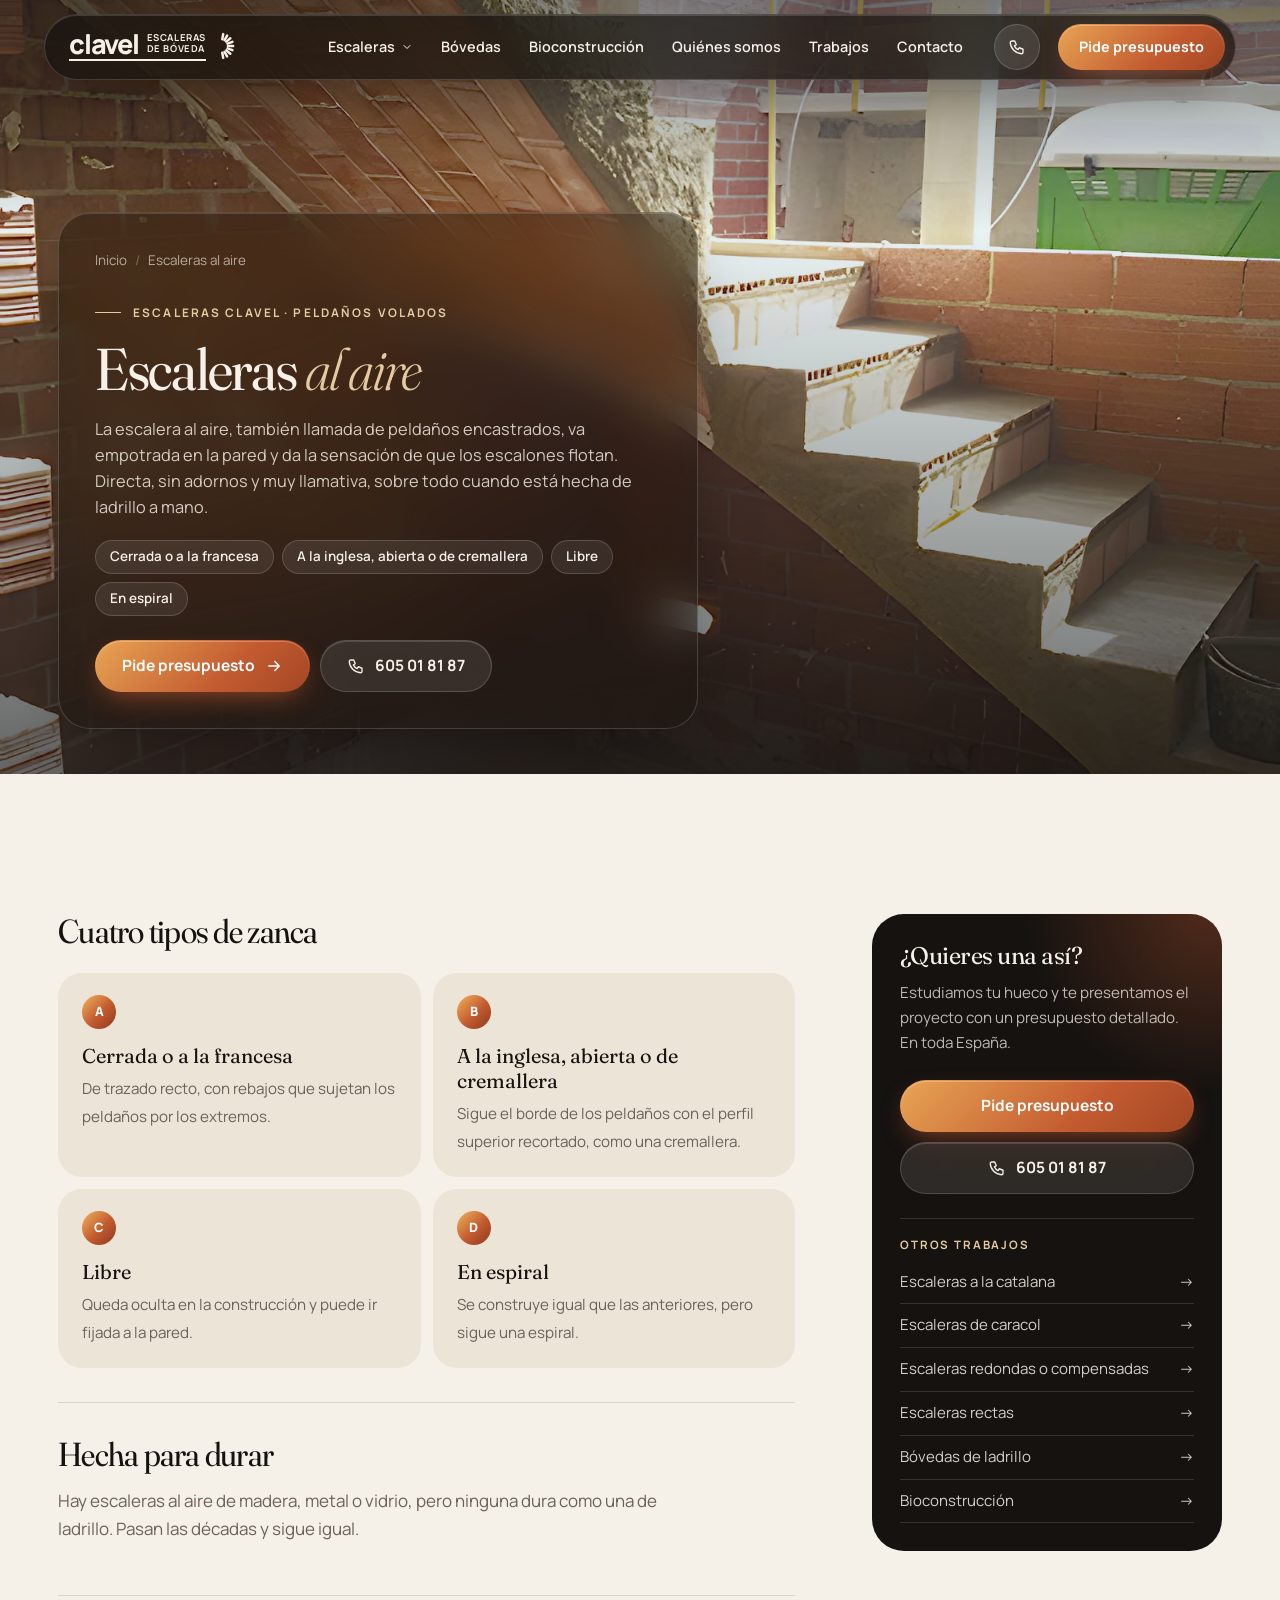
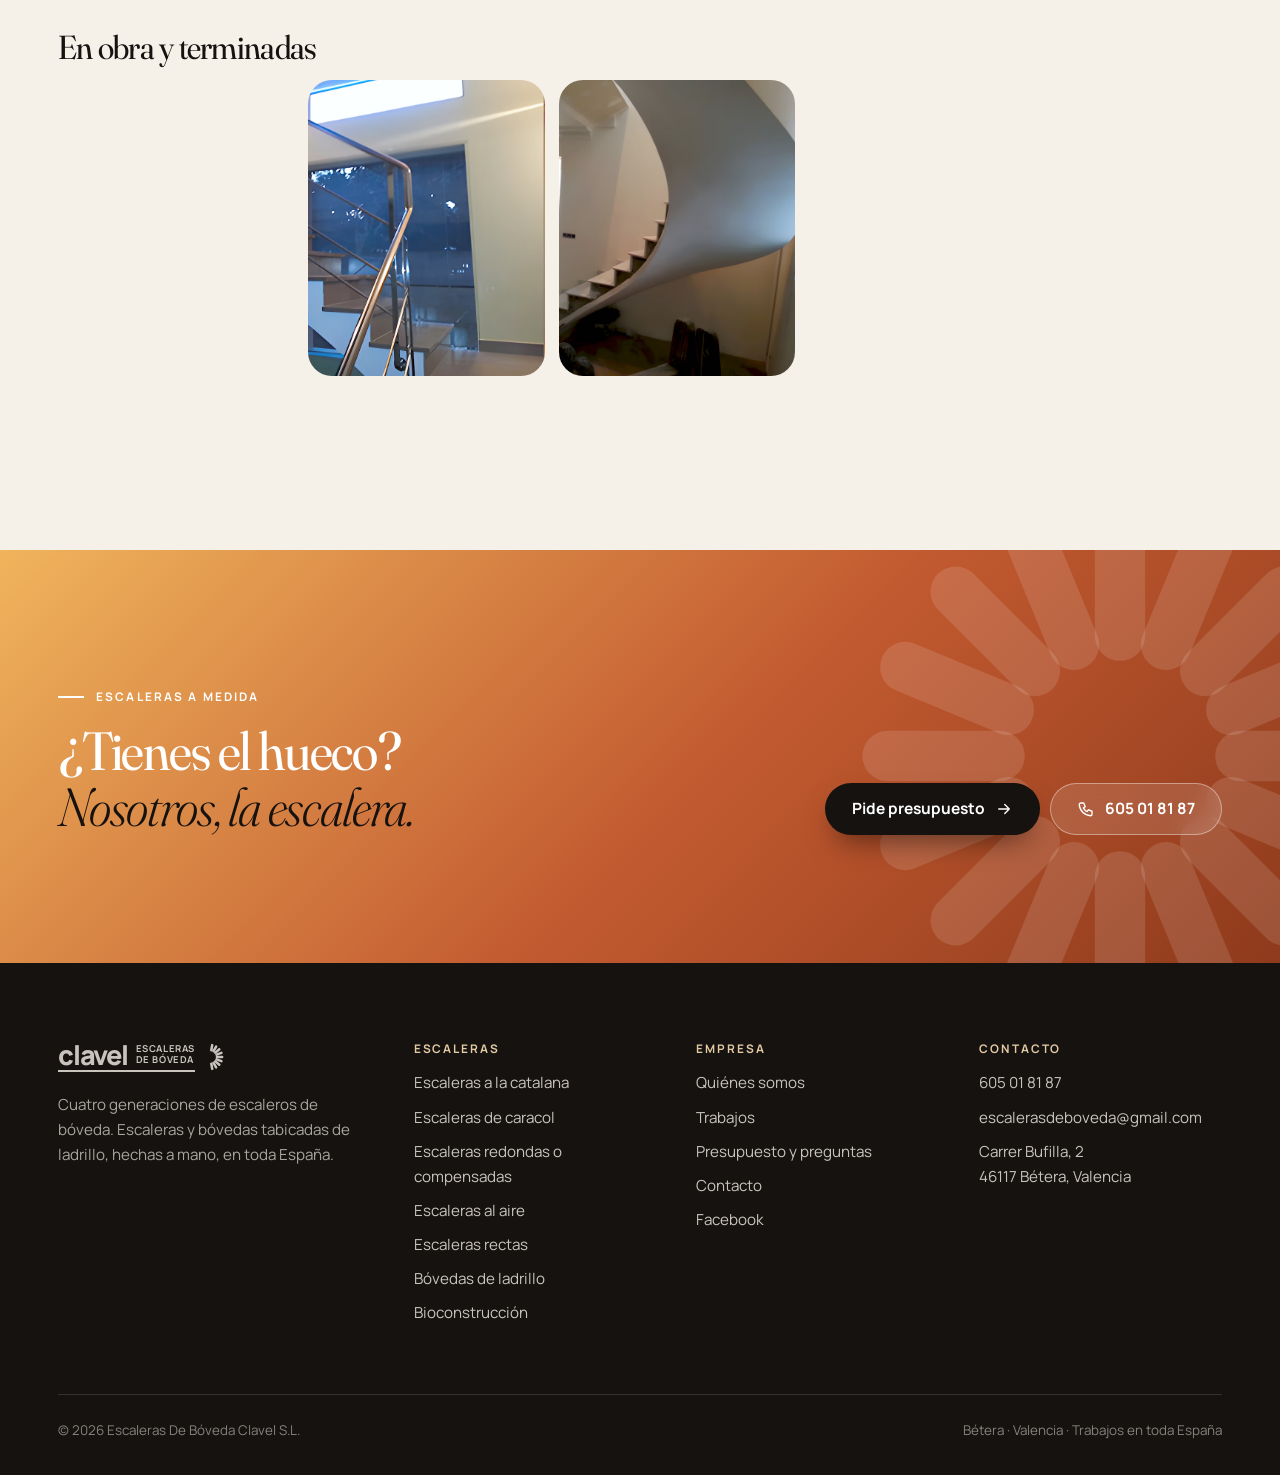
<file: escalera-al-aire/index.html>
<!doctype html>
<html lang="es">
<head>
<meta charset="utf-8">
<meta name="viewport" content="width=device-width, initial-scale=1, viewport-fit=cover">
<title>Escaleras al aire de ladrillo con peldaños encastrados | Escaleras Clavel</title>
<meta name="description" content="Escaleras al aire de ladrillo: peldaños encastrados en el muro que parecen flotar. Zanca a la francesa, a la inglesa, libre o en espiral. Escaleras Clavel.">
<link rel="canonical" href="https://nocodya-hue.github.io/escaleras-clavel/escalera-al-aire/">
<meta name="theme-color" content="#151210">
<meta property="og:type" content="website"><meta property="og:locale" content="es_ES"><meta property="og:site_name" content="Escaleras Clavel">
<meta property="og:title" content="Escaleras al aire de ladrillo con peldaños encastrados | Escaleras Clavel"><meta property="og:description" content="Escaleras al aire de ladrillo: peldaños encastrados en el muro que parecen flotar. Zanca a la francesa, a la inglesa, libre o en espiral. Escaleras Clavel."><meta property="og:url" content="https://nocodya-hue.github.io/escaleras-clavel/escalera-al-aire/"><meta property="og:image" content="https://nocodya-hue.github.io/escaleras-clavel/media/al-aire-ladrillo-1600.jpg">
<meta name="twitter:card" content="summary_large_image">
<link rel="icon" href="../favicon.svg" type="image/svg+xml"><link rel="icon" href="../favicon-32.png" sizes="32x32"><link rel="apple-touch-icon" href="../apple-touch-icon.png">
<link rel="preconnect" href="https://fonts.googleapis.com"><link rel="preconnect" href="https://fonts.gstatic.com" crossorigin>
<link rel="stylesheet" href="https://fonts.googleapis.com/css2?family=Fraunces:ital,opsz,wght,SOFT@0,9..144,300..600,0..100;1,9..144,300..600,0..100&family=Manrope:wght@400;500;600;700;800&display=swap">
<link rel="stylesheet" href="../css/estilo.css?v=mv84eg22">
<script type="application/ld+json">{"@context":"https://schema.org","@type":"BreadcrumbList","itemListElement":[{"@type":"ListItem","position":1,"name":"Inicio","item":"https://nocodya-hue.github.io/escaleras-clavel/"},{"@type":"ListItem","position":2,"name":"Escaleras al aire","item":"https://nocodya-hue.github.io/escaleras-clavel/escalera-al-aire/"}]}</script>
<script type="application/ld+json">{"@context":"https://schema.org","@type":"Service","name":"Escaleras al aire","description":"Escaleras al aire de ladrillo: peldaños encastrados en el muro que parecen flotar. Zanca a la francesa, a la inglesa, libre o en espiral. Escaleras Clavel.","provider":{"@id":"https://nocodya-hue.github.io/escaleras-clavel/#negocio"},"areaServed":{"@type":"Country","name":"España"},"url":"https://nocodya-hue.github.io/escaleras-clavel/escalera-al-aire/"}</script>
</head>
<body>
<a class="salto" href="#contenido">Saltar al contenido</a>
<header class="cabecera siempre"><div class="envoltura cabecera__in">
  <a class="logo" href=".././" aria-label="Escaleras Clavel, inicio"><span class="logo__txt"><span class="logo__c">clavel</span><span class="logo__e">Escaleras<br>de bóveda</span></span><svg class="logo__i" viewBox="0 0 26 40" fill="currentColor" aria-hidden="true"><rect x="14" y="18.2" width="11" height="3.6" rx="1.8" transform="rotate(-80.0 6 20)"/><rect x="14" y="18.2" width="11" height="3.6" rx="1.8" transform="rotate(-60.0 6 20)"/><rect x="14" y="18.2" width="11" height="3.6" rx="1.8" transform="rotate(-40.0 6 20)"/><rect x="14" y="18.2" width="11" height="3.6" rx="1.8" transform="rotate(-20.0 6 20)"/><rect x="14" y="18.2" width="11" height="3.6" rx="1.8" transform="rotate(0.0 6 20)"/><rect x="14" y="18.2" width="11" height="3.6" rx="1.8" transform="rotate(20.0 6 20)"/><rect x="14" y="18.2" width="11" height="3.6" rx="1.8" transform="rotate(40.0 6 20)"/><rect x="14" y="18.2" width="11" height="3.6" rx="1.8" transform="rotate(60.0 6 20)"/><rect x="14" y="18.2" width="11" height="3.6" rx="1.8" transform="rotate(80.0 6 20)"/></svg></a>
  <nav class="nav" id="nav" aria-label="Principal">
    <div class="nav__grupo"><button type="button" aria-expanded="false">Escaleras <svg viewBox="0 0 24 24" fill="none" stroke="currentColor" stroke-width="2" stroke-linecap="round" stroke-linejoin="round" aria-hidden="true"><path d="m6 9 6 6 6-6"/></svg></button>
      <div class="nav__menu"><a href="../escalera-a-la-catalana/">A la catalana<span></span></a><a href="../escalera-de-caracol/">De caracol<span></span></a><a href="../escalera-compensada/">Compensada<span>y redondas</span></a><a href="../escalera-al-aire/" aria-current="page">Al aire<span></span></a><a href="../escaleras-rectas/">Rectas<span></span></a></div></div>
    <a href="../bovedas/">Bóvedas</a>
    <a href="../bio-construccion/">Bioconstrucción</a>
    <a href="../quienes-somos/">Quiénes somos</a>
    <a href=".././#trabajos">Trabajos</a>
    <a href="../contacta/">Contacto</a>
  </nav>
  <a class="cabecera__tel" href="tel:+34605018187" aria-label="Llamar al 605 01 81 87" title="605 01 81 87"><svg viewBox="0 0 24 24" fill="none" stroke="currentColor" stroke-width="1.8" stroke-linecap="round" stroke-linejoin="round" aria-hidden="true"><path d="M5 4h4l2 5-2.5 1.5a11 11 0 0 0 5 5L15 13l5 2v4a2 2 0 0 1-2 2A16 16 0 0 1 3 6a2 2 0 0 1 2-2"/></svg></a>
  <a class="boton boton--lleno" href="../presupuesto/">Pide presupuesto</a>
  <button class="hamburguesa" type="button" aria-label="Menú" aria-controls="nav" aria-expanded="false"><span></span></button>
</div></header>
<main id="contenido">

<section class="cab-pagina claro">
  <picture><source type="image/avif" srcset="../media/al-aire-ladrillo-640.avif 640w, ../media/al-aire-ladrillo-1024.avif 1024w, ../media/al-aire-ladrillo-1600.avif 1600w, ../media/al-aire-ladrillo-2000.avif 2000w" sizes="100vw"><source type="image/webp" srcset="../media/al-aire-ladrillo-640.webp 640w, ../media/al-aire-ladrillo-1024.webp 1024w, ../media/al-aire-ladrillo-1600.webp 1600w, ../media/al-aire-ladrillo-2000.webp 2000w" sizes="100vw"><img src="../media/al-aire-ladrillo-1024.webp" width="1024" height="682" alt="" fetchpriority="high" decoding="async"></picture>
  <div class="envoltura"><div class="cab-pagina__panel cristal">
    <ol class="migas"><li><a href="../">Inicio</a></li><li>Escaleras al aire</li></ol>
    <p class="cejilla">Escaleras Clavel · Peldaños volados</p>
    <h1>Escaleras <em>al aire</em></h1>
    <p class="entradilla">La escalera al aire, también llamada de peldaños encastrados, va empotrada en la pared y da la sensación de que los escalones flotan. Directa, sin adornos y muy llamativa, sobre todo cuando está hecha de ladrillo a mano.</p>
    <div class="chips"><span class="chip">Cerrada o a la francesa</span><span class="chip">A la inglesa, abierta o de cremallera</span><span class="chip">Libre</span><span class="chip">En espiral</span></div>
    <div class="portada__botones"><a class="boton boton--lleno" href="../presupuesto/">Pide presupuesto <svg viewBox="0 0 24 24" fill="none" stroke="currentColor" stroke-width="1.8" stroke-linecap="round" stroke-linejoin="round" aria-hidden="true"><path d="M5 12h14M13 6l6 6-6 6"/></svg></a><a class="boton boton--cristal" href="tel:+34605018187"><svg viewBox="0 0 24 24" fill="none" stroke="currentColor" stroke-width="1.8" stroke-linecap="round" stroke-linejoin="round" aria-hidden="true"><path d="M5 4h4l2 5-2.5 1.5a11 11 0 0 0 5 5L15 13l5 2v4a2 2 0 0 1-2 2A16 16 0 0 1 3 6a2 2 0 0 1 2-2"/></svg>605 01 81 87</a></div>
  </div></div>
</section>
<section class="seccion"><div class="envoltura cuerpo">
  <div>
    <div class="bloque revela"><h2>Cuatro tipos de zanca</h2><ol class="variantes"><li><b>Cerrada o a la francesa</b><span>De trazado recto, con rebajos que sujetan los peldaños por los extremos.</span></li><li><b>A la inglesa, abierta o de cremallera</b><span>Sigue el borde de los peldaños con el perfil superior recortado, como una cremallera.</span></li><li><b>Libre</b><span>Queda oculta en la construcción y puede ir fijada a la pared.</span></li><li><b>En espiral</b><span>Se construye igual que las anteriores, pero sigue una espiral.</span></li></ol></div>
    <div class="bloque revela"><h2>Hecha para durar</h2><p>Hay escaleras al aire de madera, metal o vidrio, pero ninguna dura como una de ladrillo. Pasan las décadas y sigue igual.</p></div>
    <div class="bloque revela"><h2>En obra y terminadas</h2><div class="galeria-tipo" data-grupo><button type="button" data-grande="../media/al-aire-ladrillo-2000.webp" data-alt="Escalera al aire de ladrillo con su bóveda inferior" aria-label="Ampliar: Escalera al aire de ladrillo con su bóveda inferior"><picture><source type="image/avif" srcset="../media/al-aire-ladrillo-640.avif 640w, ../media/al-aire-ladrillo-1024.avif 1024w, ../media/al-aire-ladrillo-1600.avif 1600w, ../media/al-aire-ladrillo-2000.avif 2000w" sizes="(max-width: 680px) 100vw, 30vw"><source type="image/webp" srcset="../media/al-aire-ladrillo-640.webp 640w, ../media/al-aire-ladrillo-1024.webp 1024w, ../media/al-aire-ladrillo-1600.webp 1600w, ../media/al-aire-ladrillo-2000.webp 2000w" sizes="(max-width: 680px) 100vw, 30vw"><img src="../media/al-aire-ladrillo-1024.webp" width="1024" height="682" alt="Escalera al aire de ladrillo con su bóveda inferior" loading="lazy" decoding="async"></picture></button><button type="button" data-grande="../media/barandilla-acero-680.webp" data-alt="Escalera terminada con barandilla de acero junto a un ventanal" aria-label="Ampliar: Escalera terminada con barandilla de acero junto a un ventanal"><picture><source type="image/avif" srcset="../media/barandilla-acero-640.avif 640w, ../media/barandilla-acero-680.avif 680w" sizes="(max-width: 680px) 100vw, 30vw"><source type="image/webp" srcset="../media/barandilla-acero-640.webp 640w, ../media/barandilla-acero-680.webp 680w" sizes="(max-width: 680px) 100vw, 30vw"><img src="../media/barandilla-acero-680.webp" width="680" height="1000" alt="Escalera terminada con barandilla de acero junto a un ventanal" loading="lazy" decoding="async"></picture></button><button type="button" data-grande="../media/caracol-blanca-2200.webp" data-alt="Escalera curva terminada en blanco, con la bóveda inferior enlucida" aria-label="Ampliar: Escalera curva terminada en blanco, con la bóveda inferior enlucida"><picture><source type="image/avif" srcset="../media/caracol-blanca-640.avif 640w, ../media/caracol-blanca-1024.avif 1024w, ../media/caracol-blanca-1600.avif 1600w, ../media/caracol-blanca-2200.avif 2200w" sizes="(max-width: 680px) 100vw, 30vw"><source type="image/webp" srcset="../media/caracol-blanca-640.webp 640w, ../media/caracol-blanca-1024.webp 1024w, ../media/caracol-blanca-1600.webp 1600w, ../media/caracol-blanca-2200.webp 2200w" sizes="(max-width: 680px) 100vw, 30vw"><img src="../media/caracol-blanca-1024.webp" width="1024" height="1117" alt="Escalera curva terminada en blanco, con la bóveda inferior enlucida" loading="lazy" decoding="async"></picture></button></div></div>
  </div>
  <aside class="lateral">
    <h3>¿Quieres una así?</h3>
    <p>Estudiamos tu hueco y te presentamos el proyecto con un presupuesto detallado. En toda España.</p>
    <a class="boton boton--lleno" href="../presupuesto/">Pide presupuesto</a>
    <a class="boton boton--cristal" href="tel:+34605018187"><svg viewBox="0 0 24 24" fill="none" stroke="currentColor" stroke-width="1.8" stroke-linecap="round" stroke-linejoin="round" aria-hidden="true"><path d="M5 4h4l2 5-2.5 1.5a11 11 0 0 0 5 5L15 13l5 2v4a2 2 0 0 1-2 2A16 16 0 0 1 3 6a2 2 0 0 1 2-2"/></svg>605 01 81 87</a>
    <div class="lateral__otros"><h4>Otros trabajos</h4><a href="../escalera-a-la-catalana/">Escaleras a la catalana <span>→</span></a><a href="../escalera-de-caracol/">Escaleras de caracol <span>→</span></a><a href="../escalera-compensada/">Escaleras redondas o compensadas <span>→</span></a><a href="../escaleras-rectas/">Escaleras rectas <span>→</span></a><a href="../bovedas/">Bóvedas de ladrillo <span>→</span></a><a href="../bio-construccion/">Bioconstrucción <span>→</span></a></div>
  </aside>
</div></section>
<section class="llamada"><svg class="llamada__abanico" viewBox="0 0 100 100" aria-hidden="true"><g fill="currentColor"><rect x="67" y="45.5" width="29" height="9" rx="4.5" transform="rotate(0.0 50 50)"/><rect x="67" y="45.5" width="29" height="9" rx="4.5" transform="rotate(22.5 50 50)"/><rect x="67" y="45.5" width="29" height="9" rx="4.5" transform="rotate(45.0 50 50)"/><rect x="67" y="45.5" width="29" height="9" rx="4.5" transform="rotate(67.5 50 50)"/><rect x="67" y="45.5" width="29" height="9" rx="4.5" transform="rotate(90.0 50 50)"/><rect x="67" y="45.5" width="29" height="9" rx="4.5" transform="rotate(112.5 50 50)"/><rect x="67" y="45.5" width="29" height="9" rx="4.5" transform="rotate(135.0 50 50)"/><rect x="67" y="45.5" width="29" height="9" rx="4.5" transform="rotate(157.5 50 50)"/><rect x="67" y="45.5" width="29" height="9" rx="4.5" transform="rotate(180.0 50 50)"/><rect x="67" y="45.5" width="29" height="9" rx="4.5" transform="rotate(202.5 50 50)"/><rect x="67" y="45.5" width="29" height="9" rx="4.5" transform="rotate(225.0 50 50)"/><rect x="67" y="45.5" width="29" height="9" rx="4.5" transform="rotate(247.5 50 50)"/><rect x="67" y="45.5" width="29" height="9" rx="4.5" transform="rotate(270.0 50 50)"/><rect x="67" y="45.5" width="29" height="9" rx="4.5" transform="rotate(292.5 50 50)"/><rect x="67" y="45.5" width="29" height="9" rx="4.5" transform="rotate(315.0 50 50)"/><rect x="67" y="45.5" width="29" height="9" rx="4.5" transform="rotate(337.5 50 50)"/></g></svg><div class="envoltura llamada__in">
  <div><p class="cejilla" style="color:#fff">Escaleras a medida</p><h2>¿Tienes el hueco? <em>Nosotros, la escalera.</em></h2></div>
  <div class="portada__botones"><a class="boton boton--lleno" href="../presupuesto/">Pide presupuesto <svg viewBox="0 0 24 24" fill="none" stroke="currentColor" stroke-width="1.8" stroke-linecap="round" stroke-linejoin="round" aria-hidden="true"><path d="M5 12h14M13 6l6 6-6 6"/></svg></a><a class="boton boton--borde" href="tel:+34605018187"><svg viewBox="0 0 24 24" fill="none" stroke="currentColor" stroke-width="1.8" stroke-linecap="round" stroke-linejoin="round" aria-hidden="true"><path d="M5 4h4l2 5-2.5 1.5a11 11 0 0 0 5 5L15 13l5 2v4a2 2 0 0 1-2 2A16 16 0 0 1 3 6a2 2 0 0 1 2-2"/></svg>605 01 81 87</a></div>
</div></section>
</main>
<footer class="pie"><div class="envoltura">
  <div class="pie__in">
    <div><a class="logo" href=".././" aria-label="Escaleras Clavel, inicio"><span class="logo__txt"><span class="logo__c">clavel</span><span class="logo__e">Escaleras<br>de bóveda</span></span><svg class="logo__i" viewBox="0 0 26 40" fill="currentColor" aria-hidden="true"><rect x="14" y="18.2" width="11" height="3.6" rx="1.8" transform="rotate(-80.0 6 20)"/><rect x="14" y="18.2" width="11" height="3.6" rx="1.8" transform="rotate(-60.0 6 20)"/><rect x="14" y="18.2" width="11" height="3.6" rx="1.8" transform="rotate(-40.0 6 20)"/><rect x="14" y="18.2" width="11" height="3.6" rx="1.8" transform="rotate(-20.0 6 20)"/><rect x="14" y="18.2" width="11" height="3.6" rx="1.8" transform="rotate(0.0 6 20)"/><rect x="14" y="18.2" width="11" height="3.6" rx="1.8" transform="rotate(20.0 6 20)"/><rect x="14" y="18.2" width="11" height="3.6" rx="1.8" transform="rotate(40.0 6 20)"/><rect x="14" y="18.2" width="11" height="3.6" rx="1.8" transform="rotate(60.0 6 20)"/><rect x="14" y="18.2" width="11" height="3.6" rx="1.8" transform="rotate(80.0 6 20)"/></svg></a><p>Cuatro generaciones de escaleros de bóveda. Escaleras y bóvedas tabicadas de ladrillo, hechas a mano, en toda España.</p></div>
    <div><h4>Escaleras</h4><ul><li><a href="../escalera-a-la-catalana/">Escaleras a la catalana</a></li><li><a href="../escalera-de-caracol/">Escaleras de caracol</a></li><li><a href="../escalera-compensada/">Escaleras redondas o compensadas</a></li><li><a href="../escalera-al-aire/">Escaleras al aire</a></li><li><a href="../escaleras-rectas/">Escaleras rectas</a></li><li><a href="../bovedas/">Bóvedas de ladrillo</a></li><li><a href="../bio-construccion/">Bioconstrucción</a></li></ul></div>
    <div><h4>Empresa</h4><ul><li><a href="../quienes-somos/">Quiénes somos</a></li><li><a href=".././#trabajos">Trabajos</a></li><li><a href="../presupuesto/">Presupuesto y preguntas</a></li><li><a href="../contacta/">Contacto</a></li><li><a href="https://www.facebook.com/escaleras.clavel" rel="noopener" target="_blank">Facebook</a></li></ul></div>
    <div><h4>Contacto</h4><ul><li><a href="tel:+34605018187">605 01 81 87</a></li><li><a href="mailto:escalerasdeboveda@gmail.com">escalerasdeboveda@gmail.com</a></li><li><a href="https://www.google.com/maps/place/Escaleras+De+B%C3%B3veda+Clavel+S.L/@39.5865289,-0.4533628,17z/data=!4m6!3m5!1s0xd605cb5b30f424f:0x8669ec92eb9307c!8m2!3d39.5865289!4d-0.4533628!16s%2Fg%2F11b6_h3qbk" rel="noopener" target="_blank">Carrer Bufilla, 2<br>46117 Bétera, Valencia</a></li></ul></div>
  </div>
  <div class="pie__legal"><span>© <span data-anio>2026</span> Escaleras De Bóveda Clavel S.L.</span><span>Bétera · Valencia · Trabajos en toda España</span></div>
</div></footer>
<nav class="barra-movil" aria-label="Accesos rápidos"><button type="button" class="bm-menu" aria-label="Menú"><svg viewBox="0 0 24 24" fill="none" stroke="currentColor" stroke-width="1.8" stroke-linecap="round" aria-hidden="true"><path d="M4 7h16M4 12h16M4 17h16"/></svg></button><a href="tel:+34605018187" aria-label="Llamar"><svg viewBox="0 0 24 24" fill="none" stroke="currentColor" stroke-width="1.8" stroke-linecap="round" stroke-linejoin="round" aria-hidden="true"><path d="M5 4h4l2 5-2.5 1.5a11 11 0 0 0 5 5L15 13l5 2v4a2 2 0 0 1-2 2A16 16 0 0 1 3 6a2 2 0 0 1 2-2"/></svg></a><a class="bm-centro" href="../presupuesto/" aria-label="Pide presupuesto"><svg viewBox="0 0 100 100" aria-hidden="true"><g fill="currentColor"><rect x="67" y="45.5" width="29" height="9" rx="4.5" transform="rotate(0.0 50 50)"/><rect x="67" y="45.5" width="29" height="9" rx="4.5" transform="rotate(22.5 50 50)"/><rect x="67" y="45.5" width="29" height="9" rx="4.5" transform="rotate(45.0 50 50)"/><rect x="67" y="45.5" width="29" height="9" rx="4.5" transform="rotate(67.5 50 50)"/><rect x="67" y="45.5" width="29" height="9" rx="4.5" transform="rotate(90.0 50 50)"/><rect x="67" y="45.5" width="29" height="9" rx="4.5" transform="rotate(112.5 50 50)"/><rect x="67" y="45.5" width="29" height="9" rx="4.5" transform="rotate(135.0 50 50)"/><rect x="67" y="45.5" width="29" height="9" rx="4.5" transform="rotate(157.5 50 50)"/><rect x="67" y="45.5" width="29" height="9" rx="4.5" transform="rotate(180.0 50 50)"/><rect x="67" y="45.5" width="29" height="9" rx="4.5" transform="rotate(202.5 50 50)"/><rect x="67" y="45.5" width="29" height="9" rx="4.5" transform="rotate(225.0 50 50)"/><rect x="67" y="45.5" width="29" height="9" rx="4.5" transform="rotate(247.5 50 50)"/><rect x="67" y="45.5" width="29" height="9" rx="4.5" transform="rotate(270.0 50 50)"/><rect x="67" y="45.5" width="29" height="9" rx="4.5" transform="rotate(292.5 50 50)"/><rect x="67" y="45.5" width="29" height="9" rx="4.5" transform="rotate(315.0 50 50)"/><rect x="67" y="45.5" width="29" height="9" rx="4.5" transform="rotate(337.5 50 50)"/></g></svg></a><a href="https://wa.me/34605018187" rel="noopener" target="_blank" aria-label="WhatsApp"><svg viewBox="0 0 24 24" fill="currentColor" aria-hidden="true"><path d="M12 2a10 10 0 0 0-8.6 15.1L2 22l5-1.3A10 10 0 1 0 12 2zm0 18.2a8.2 8.2 0 0 1-4.2-1.2l-.3-.2-3 .8.8-2.9-.2-.3A8.2 8.2 0 1 1 12 20.2zm4.5-6.1c-.2-.1-1.5-.7-1.7-.8s-.4-.1-.6.1-.6.8-.8 1-.3.2-.5.1a6.7 6.7 0 0 1-3.3-2.9c-.2-.4.2-.4.7-1.3.1-.2 0-.3 0-.4l-.8-1.8c-.2-.5-.4-.4-.6-.4h-.5a.9.9 0 0 0-.7.3 2.8 2.8 0 0 0-.9 2.1 4.9 4.9 0 0 0 1 2.6 11.2 11.2 0 0 0 4.3 3.8c1.6.7 2.2.8 3 .6a2.5 2.5 0 0 0 1.7-1.2 2 2 0 0 0 .1-1.2c0-.1-.2-.2-.4-.3z"/></svg></a><a href=".././#trabajos" aria-label="Trabajos"><svg viewBox="0 0 24 24" fill="none" stroke="currentColor" stroke-width="1.8" stroke-linecap="round" stroke-linejoin="round" aria-hidden="true"><rect x="3" y="3" width="7" height="7" rx="2"/><rect x="14" y="3" width="7" height="7" rx="2"/><rect x="3" y="14" width="7" height="7" rx="2"/><rect x="14" y="14" width="7" height="7" rx="2"/></svg></a></nav>
<div class="visor" role="dialog" aria-modal="true" aria-label="Foto ampliada"><img alt=""><p></p><button class="visor__cerrar circulo" type="button" aria-label="Cerrar"><svg viewBox="0 0 24 24" fill="none" stroke="currentColor" stroke-width="2" stroke-linecap="round" aria-hidden="true"><path d="M6 6l12 12M18 6 6 18"/></svg></button><button class="visor__ant circulo" type="button" aria-label="Anterior"><svg viewBox="0 0 24 24" fill="none" stroke="currentColor" stroke-width="2" stroke-linecap="round" stroke-linejoin="round" aria-hidden="true"><path d="m15 6-6 6 6 6"/></svg></button><button class="visor__sig circulo" type="button" aria-label="Siguiente"><svg viewBox="0 0 24 24" fill="none" stroke="currentColor" stroke-width="2" stroke-linecap="round" stroke-linejoin="round" aria-hidden="true"><path d="m9 6 6 6-6 6"/></svg></button></div>
<script src="../js/main.js?v=mv84eg22" defer></script>
</body>
</html>
</file>
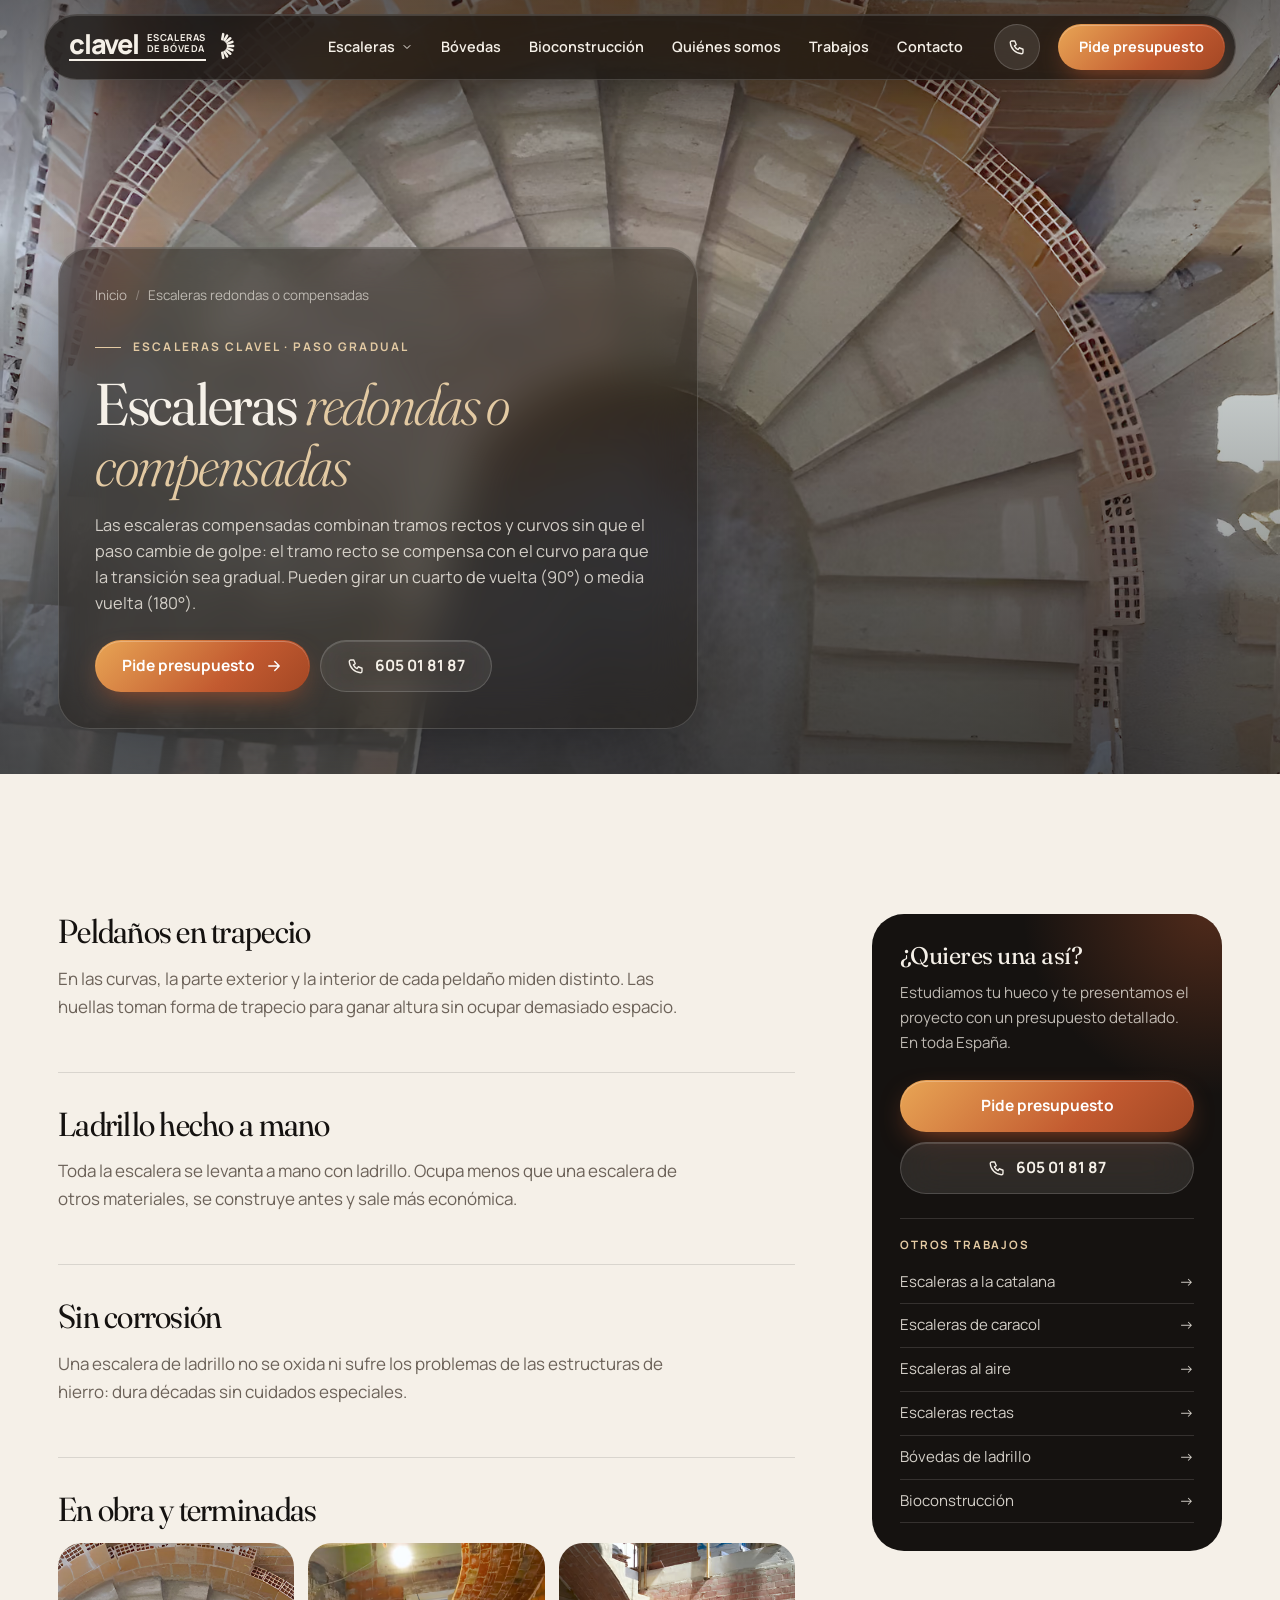
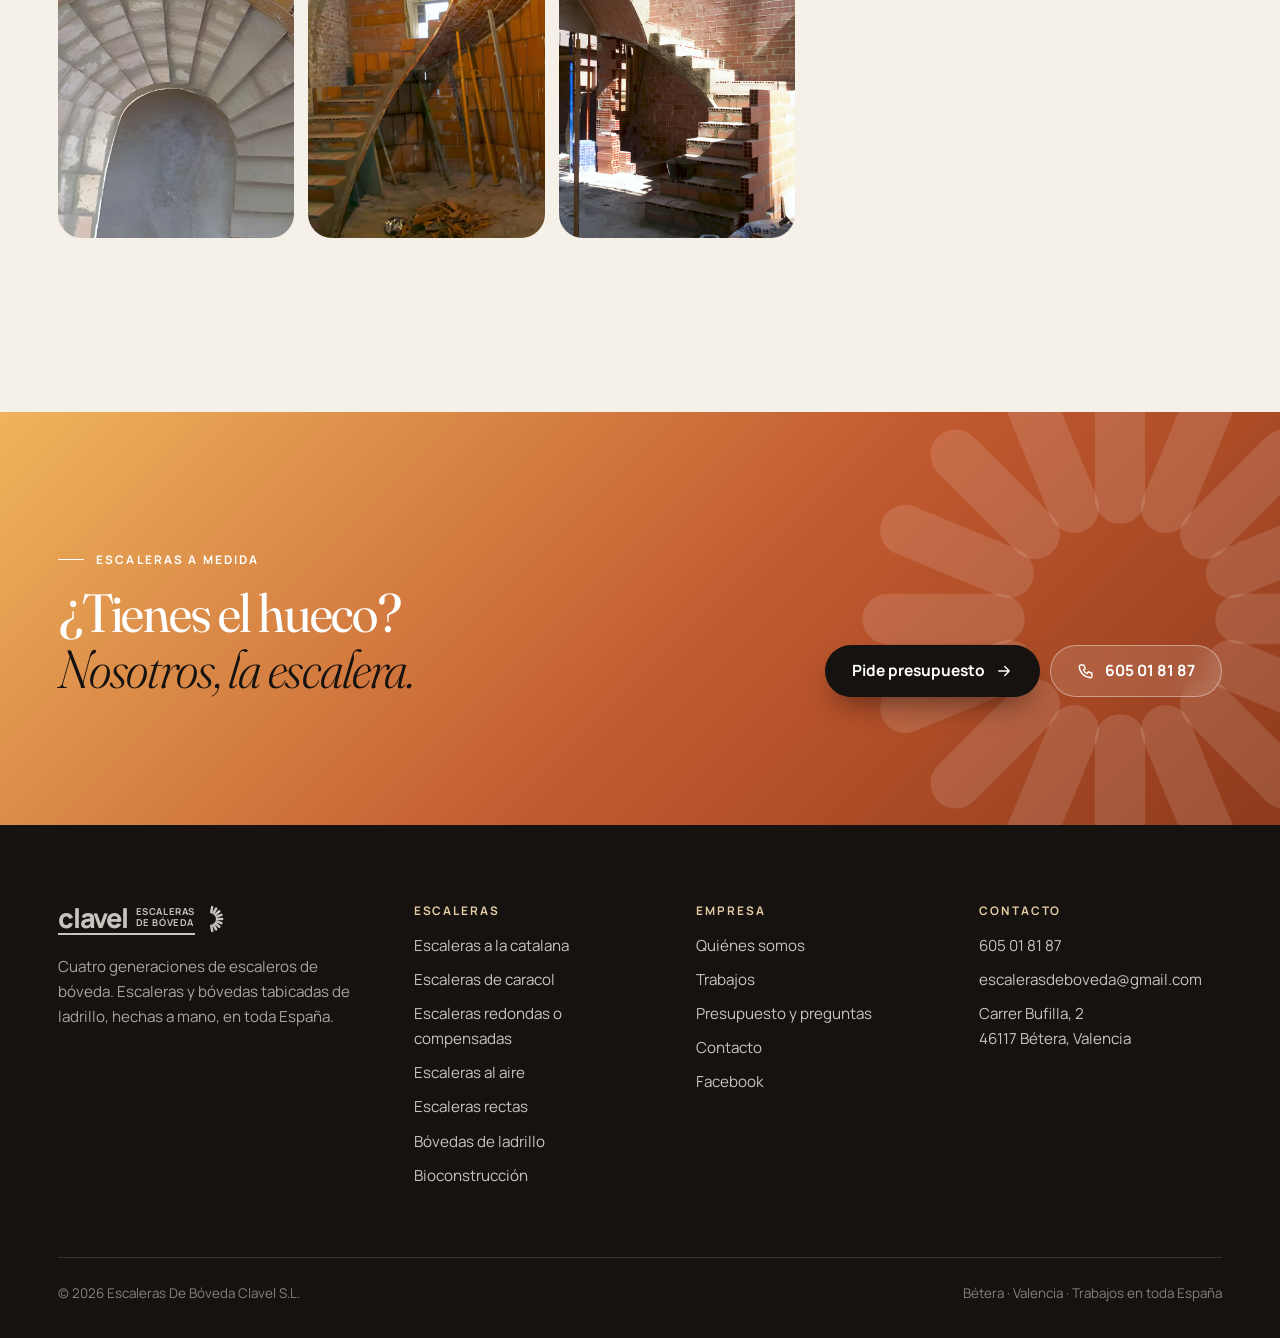
<file: escalera-compensada/index.html>
<!doctype html>
<html lang="es">
<head>
<meta charset="utf-8">
<meta name="viewport" content="width=device-width, initial-scale=1, viewport-fit=cover">
<title>Escaleras compensadas y redondas de ladrillo | Escaleras Clavel</title>
<meta name="description" content="Escaleras compensadas y redondas tabicadas a mano: combinan tramos rectos y curvos con un paso gradual, en cuarto de vuelta o media vuelta. Escaleras Clavel.">
<link rel="canonical" href="https://nocodya-hue.github.io/escaleras-clavel/escalera-compensada/">
<meta name="theme-color" content="#151210">
<meta property="og:type" content="website"><meta property="og:locale" content="es_ES"><meta property="og:site_name" content="Escaleras Clavel">
<meta property="og:title" content="Escaleras compensadas y redondas de ladrillo | Escaleras Clavel"><meta property="og:description" content="Escaleras compensadas y redondas tabicadas a mano: combinan tramos rectos y curvos con un paso gradual, en cuarto de vuelta o media vuelta. Escaleras Clavel."><meta property="og:url" content="https://nocodya-hue.github.io/escaleras-clavel/escalera-compensada/"><meta property="og:image" content="https://nocodya-hue.github.io/escaleras-clavel/media/compensada-cenital-1600.jpg">
<meta name="twitter:card" content="summary_large_image">
<link rel="icon" href="../favicon.svg" type="image/svg+xml"><link rel="icon" href="../favicon-32.png" sizes="32x32"><link rel="apple-touch-icon" href="../apple-touch-icon.png">
<link rel="preconnect" href="https://fonts.googleapis.com"><link rel="preconnect" href="https://fonts.gstatic.com" crossorigin>
<link rel="stylesheet" href="https://fonts.googleapis.com/css2?family=Fraunces:ital,opsz,wght,SOFT@0,9..144,300..600,0..100;1,9..144,300..600,0..100&family=Manrope:wght@400;500;600;700;800&display=swap">
<link rel="stylesheet" href="../css/estilo.css?v=mv84eg22">
<script type="application/ld+json">{"@context":"https://schema.org","@type":"BreadcrumbList","itemListElement":[{"@type":"ListItem","position":1,"name":"Inicio","item":"https://nocodya-hue.github.io/escaleras-clavel/"},{"@type":"ListItem","position":2,"name":"Escaleras redondas o compensadas","item":"https://nocodya-hue.github.io/escaleras-clavel/escalera-compensada/"}]}</script>
<script type="application/ld+json">{"@context":"https://schema.org","@type":"Service","name":"Escaleras redondas o compensadas","description":"Escaleras compensadas y redondas tabicadas a mano: combinan tramos rectos y curvos con un paso gradual, en cuarto de vuelta o media vuelta. Escaleras Clavel.","provider":{"@id":"https://nocodya-hue.github.io/escaleras-clavel/#negocio"},"areaServed":{"@type":"Country","name":"España"},"url":"https://nocodya-hue.github.io/escaleras-clavel/escalera-compensada/"}</script>
</head>
<body>
<a class="salto" href="#contenido">Saltar al contenido</a>
<header class="cabecera siempre"><div class="envoltura cabecera__in">
  <a class="logo" href=".././" aria-label="Escaleras Clavel, inicio"><span class="logo__txt"><span class="logo__c">clavel</span><span class="logo__e">Escaleras<br>de bóveda</span></span><svg class="logo__i" viewBox="0 0 26 40" fill="currentColor" aria-hidden="true"><rect x="14" y="18.2" width="11" height="3.6" rx="1.8" transform="rotate(-80.0 6 20)"/><rect x="14" y="18.2" width="11" height="3.6" rx="1.8" transform="rotate(-60.0 6 20)"/><rect x="14" y="18.2" width="11" height="3.6" rx="1.8" transform="rotate(-40.0 6 20)"/><rect x="14" y="18.2" width="11" height="3.6" rx="1.8" transform="rotate(-20.0 6 20)"/><rect x="14" y="18.2" width="11" height="3.6" rx="1.8" transform="rotate(0.0 6 20)"/><rect x="14" y="18.2" width="11" height="3.6" rx="1.8" transform="rotate(20.0 6 20)"/><rect x="14" y="18.2" width="11" height="3.6" rx="1.8" transform="rotate(40.0 6 20)"/><rect x="14" y="18.2" width="11" height="3.6" rx="1.8" transform="rotate(60.0 6 20)"/><rect x="14" y="18.2" width="11" height="3.6" rx="1.8" transform="rotate(80.0 6 20)"/></svg></a>
  <nav class="nav" id="nav" aria-label="Principal">
    <div class="nav__grupo"><button type="button" aria-expanded="false">Escaleras <svg viewBox="0 0 24 24" fill="none" stroke="currentColor" stroke-width="2" stroke-linecap="round" stroke-linejoin="round" aria-hidden="true"><path d="m6 9 6 6 6-6"/></svg></button>
      <div class="nav__menu"><a href="../escalera-a-la-catalana/">A la catalana<span></span></a><a href="../escalera-de-caracol/">De caracol<span></span></a><a href="../escalera-compensada/" aria-current="page">Compensada<span>y redondas</span></a><a href="../escalera-al-aire/">Al aire<span></span></a><a href="../escaleras-rectas/">Rectas<span></span></a></div></div>
    <a href="../bovedas/">Bóvedas</a>
    <a href="../bio-construccion/">Bioconstrucción</a>
    <a href="../quienes-somos/">Quiénes somos</a>
    <a href=".././#trabajos">Trabajos</a>
    <a href="../contacta/">Contacto</a>
  </nav>
  <a class="cabecera__tel" href="tel:+34605018187" aria-label="Llamar al 605 01 81 87" title="605 01 81 87"><svg viewBox="0 0 24 24" fill="none" stroke="currentColor" stroke-width="1.8" stroke-linecap="round" stroke-linejoin="round" aria-hidden="true"><path d="M5 4h4l2 5-2.5 1.5a11 11 0 0 0 5 5L15 13l5 2v4a2 2 0 0 1-2 2A16 16 0 0 1 3 6a2 2 0 0 1 2-2"/></svg></a>
  <a class="boton boton--lleno" href="../presupuesto/">Pide presupuesto</a>
  <button class="hamburguesa" type="button" aria-label="Menú" aria-controls="nav" aria-expanded="false"><span></span></button>
</div></header>
<main id="contenido">

<section class="cab-pagina claro">
  <picture><source type="image/avif" srcset="../media/compensada-cenital-640.avif 640w, ../media/compensada-cenital-1024.avif 1024w, ../media/compensada-cenital-1600.avif 1600w, ../media/compensada-cenital-2000.avif 2000w" sizes="100vw"><source type="image/webp" srcset="../media/compensada-cenital-640.webp 640w, ../media/compensada-cenital-1024.webp 1024w, ../media/compensada-cenital-1600.webp 1600w, ../media/compensada-cenital-2000.webp 2000w" sizes="100vw"><img src="../media/compensada-cenital-1024.webp" width="1024" height="682" alt="" fetchpriority="high" decoding="async"></picture>
  <div class="envoltura"><div class="cab-pagina__panel cristal">
    <ol class="migas"><li><a href="../">Inicio</a></li><li>Escaleras redondas o compensadas</li></ol>
    <p class="cejilla">Escaleras Clavel · Paso gradual</p>
    <h1>Escaleras <em>redondas o compensadas</em></h1>
    <p class="entradilla">Las escaleras compensadas combinan tramos rectos y curvos sin que el paso cambie de golpe: el tramo recto se compensa con el curvo para que la transición sea gradual. Pueden girar un cuarto de vuelta (90°) o media vuelta (180°).</p>
    
    <div class="portada__botones"><a class="boton boton--lleno" href="../presupuesto/">Pide presupuesto <svg viewBox="0 0 24 24" fill="none" stroke="currentColor" stroke-width="1.8" stroke-linecap="round" stroke-linejoin="round" aria-hidden="true"><path d="M5 12h14M13 6l6 6-6 6"/></svg></a><a class="boton boton--cristal" href="tel:+34605018187"><svg viewBox="0 0 24 24" fill="none" stroke="currentColor" stroke-width="1.8" stroke-linecap="round" stroke-linejoin="round" aria-hidden="true"><path d="M5 4h4l2 5-2.5 1.5a11 11 0 0 0 5 5L15 13l5 2v4a2 2 0 0 1-2 2A16 16 0 0 1 3 6a2 2 0 0 1 2-2"/></svg>605 01 81 87</a></div>
  </div></div>
</section>
<section class="seccion"><div class="envoltura cuerpo">
  <div>
    
    <div class="bloque revela"><h2>Peldaños en trapecio</h2><p>En las curvas, la parte exterior y la interior de cada peldaño miden distinto. Las huellas toman forma de trapecio para ganar altura sin ocupar demasiado espacio.</p></div><div class="bloque revela"><h2>Ladrillo hecho a mano</h2><p>Toda la escalera se levanta a mano con ladrillo. Ocupa menos que una escalera de otros materiales, se construye antes y sale más económica.</p></div><div class="bloque revela"><h2>Sin corrosión</h2><p>Una escalera de ladrillo no se oxida ni sufre los problemas de las estructuras de hierro: dura décadas sin cuidados especiales.</p></div>
    <div class="bloque revela"><h2>En obra y terminadas</h2><div class="galeria-tipo" data-grupo><button type="button" data-grande="../media/compensada-cenital-2000.webp" data-alt="Escalera compensada de ladrillo vista desde arriba, con los peldaños en abanico" aria-label="Ampliar: Escalera compensada de ladrillo vista desde arriba, con los peldaños en abanico"><picture><source type="image/avif" srcset="../media/compensada-cenital-640.avif 640w, ../media/compensada-cenital-1024.avif 1024w, ../media/compensada-cenital-1600.avif 1600w, ../media/compensada-cenital-2000.avif 2000w" sizes="(max-width: 680px) 100vw, 30vw"><source type="image/webp" srcset="../media/compensada-cenital-640.webp 640w, ../media/compensada-cenital-1024.webp 1024w, ../media/compensada-cenital-1600.webp 1600w, ../media/compensada-cenital-2000.webp 2000w" sizes="(max-width: 680px) 100vw, 30vw"><img src="../media/compensada-cenital-1024.webp" width="1024" height="682" alt="Escalera compensada de ladrillo vista desde arriba, con los peldaños en abanico" loading="lazy" decoding="async"></picture></button><button type="button" data-grande="../media/boveda-curva-obra-2800.webp" data-alt="Escalera curva de bóveda tabicada subiendo junto a un muro de ladrillo" aria-label="Ampliar: Escalera curva de bóveda tabicada subiendo junto a un muro de ladrillo"><picture><source type="image/avif" srcset="../media/boveda-curva-obra-640.avif 640w, ../media/boveda-curva-obra-1024.avif 1024w, ../media/boveda-curva-obra-1600.avif 1600w, ../media/boveda-curva-obra-2400.avif 2400w, ../media/boveda-curva-obra-2800.avif 2800w" sizes="(max-width: 680px) 100vw, 30vw"><source type="image/webp" srcset="../media/boveda-curva-obra-640.webp 640w, ../media/boveda-curva-obra-1024.webp 1024w, ../media/boveda-curva-obra-1600.webp 1600w, ../media/boveda-curva-obra-2400.webp 2400w, ../media/boveda-curva-obra-2800.webp 2800w" sizes="(max-width: 680px) 100vw, 30vw"><img src="../media/boveda-curva-obra-1024.webp" width="1024" height="768" alt="Escalera curva de bóveda tabicada subiendo junto a un muro de ladrillo" loading="lazy" decoding="async"></picture></button><button type="button" data-grande="../media/escalera-en-obra-3200.webp" data-alt="Escalera de bóveda en construcción dentro de una vivienda" aria-label="Ampliar: Escalera de bóveda en construcción dentro de una vivienda"><picture><source type="image/avif" srcset="../media/escalera-en-obra-640.avif 640w, ../media/escalera-en-obra-1024.avif 1024w, ../media/escalera-en-obra-1600.avif 1600w, ../media/escalera-en-obra-2400.avif 2400w, ../media/escalera-en-obra-3200.avif 3200w" sizes="(max-width: 680px) 100vw, 30vw"><source type="image/webp" srcset="../media/escalera-en-obra-640.webp 640w, ../media/escalera-en-obra-1024.webp 1024w, ../media/escalera-en-obra-1600.webp 1600w, ../media/escalera-en-obra-2400.webp 2400w, ../media/escalera-en-obra-3200.webp 3200w" sizes="(max-width: 680px) 100vw, 30vw"><img src="../media/escalera-en-obra-1024.webp" width="1024" height="768" alt="Escalera de bóveda en construcción dentro de una vivienda" loading="lazy" decoding="async"></picture></button></div></div>
  </div>
  <aside class="lateral">
    <h3>¿Quieres una así?</h3>
    <p>Estudiamos tu hueco y te presentamos el proyecto con un presupuesto detallado. En toda España.</p>
    <a class="boton boton--lleno" href="../presupuesto/">Pide presupuesto</a>
    <a class="boton boton--cristal" href="tel:+34605018187"><svg viewBox="0 0 24 24" fill="none" stroke="currentColor" stroke-width="1.8" stroke-linecap="round" stroke-linejoin="round" aria-hidden="true"><path d="M5 4h4l2 5-2.5 1.5a11 11 0 0 0 5 5L15 13l5 2v4a2 2 0 0 1-2 2A16 16 0 0 1 3 6a2 2 0 0 1 2-2"/></svg>605 01 81 87</a>
    <div class="lateral__otros"><h4>Otros trabajos</h4><a href="../escalera-a-la-catalana/">Escaleras a la catalana <span>→</span></a><a href="../escalera-de-caracol/">Escaleras de caracol <span>→</span></a><a href="../escalera-al-aire/">Escaleras al aire <span>→</span></a><a href="../escaleras-rectas/">Escaleras rectas <span>→</span></a><a href="../bovedas/">Bóvedas de ladrillo <span>→</span></a><a href="../bio-construccion/">Bioconstrucción <span>→</span></a></div>
  </aside>
</div></section>
<section class="llamada"><svg class="llamada__abanico" viewBox="0 0 100 100" aria-hidden="true"><g fill="currentColor"><rect x="67" y="45.5" width="29" height="9" rx="4.5" transform="rotate(0.0 50 50)"/><rect x="67" y="45.5" width="29" height="9" rx="4.5" transform="rotate(22.5 50 50)"/><rect x="67" y="45.5" width="29" height="9" rx="4.5" transform="rotate(45.0 50 50)"/><rect x="67" y="45.5" width="29" height="9" rx="4.5" transform="rotate(67.5 50 50)"/><rect x="67" y="45.5" width="29" height="9" rx="4.5" transform="rotate(90.0 50 50)"/><rect x="67" y="45.5" width="29" height="9" rx="4.5" transform="rotate(112.5 50 50)"/><rect x="67" y="45.5" width="29" height="9" rx="4.5" transform="rotate(135.0 50 50)"/><rect x="67" y="45.5" width="29" height="9" rx="4.5" transform="rotate(157.5 50 50)"/><rect x="67" y="45.5" width="29" height="9" rx="4.5" transform="rotate(180.0 50 50)"/><rect x="67" y="45.5" width="29" height="9" rx="4.5" transform="rotate(202.5 50 50)"/><rect x="67" y="45.5" width="29" height="9" rx="4.5" transform="rotate(225.0 50 50)"/><rect x="67" y="45.5" width="29" height="9" rx="4.5" transform="rotate(247.5 50 50)"/><rect x="67" y="45.5" width="29" height="9" rx="4.5" transform="rotate(270.0 50 50)"/><rect x="67" y="45.5" width="29" height="9" rx="4.5" transform="rotate(292.5 50 50)"/><rect x="67" y="45.5" width="29" height="9" rx="4.5" transform="rotate(315.0 50 50)"/><rect x="67" y="45.5" width="29" height="9" rx="4.5" transform="rotate(337.5 50 50)"/></g></svg><div class="envoltura llamada__in">
  <div><p class="cejilla" style="color:#fff">Escaleras a medida</p><h2>¿Tienes el hueco? <em>Nosotros, la escalera.</em></h2></div>
  <div class="portada__botones"><a class="boton boton--lleno" href="../presupuesto/">Pide presupuesto <svg viewBox="0 0 24 24" fill="none" stroke="currentColor" stroke-width="1.8" stroke-linecap="round" stroke-linejoin="round" aria-hidden="true"><path d="M5 12h14M13 6l6 6-6 6"/></svg></a><a class="boton boton--borde" href="tel:+34605018187"><svg viewBox="0 0 24 24" fill="none" stroke="currentColor" stroke-width="1.8" stroke-linecap="round" stroke-linejoin="round" aria-hidden="true"><path d="M5 4h4l2 5-2.5 1.5a11 11 0 0 0 5 5L15 13l5 2v4a2 2 0 0 1-2 2A16 16 0 0 1 3 6a2 2 0 0 1 2-2"/></svg>605 01 81 87</a></div>
</div></section>
</main>
<footer class="pie"><div class="envoltura">
  <div class="pie__in">
    <div><a class="logo" href=".././" aria-label="Escaleras Clavel, inicio"><span class="logo__txt"><span class="logo__c">clavel</span><span class="logo__e">Escaleras<br>de bóveda</span></span><svg class="logo__i" viewBox="0 0 26 40" fill="currentColor" aria-hidden="true"><rect x="14" y="18.2" width="11" height="3.6" rx="1.8" transform="rotate(-80.0 6 20)"/><rect x="14" y="18.2" width="11" height="3.6" rx="1.8" transform="rotate(-60.0 6 20)"/><rect x="14" y="18.2" width="11" height="3.6" rx="1.8" transform="rotate(-40.0 6 20)"/><rect x="14" y="18.2" width="11" height="3.6" rx="1.8" transform="rotate(-20.0 6 20)"/><rect x="14" y="18.2" width="11" height="3.6" rx="1.8" transform="rotate(0.0 6 20)"/><rect x="14" y="18.2" width="11" height="3.6" rx="1.8" transform="rotate(20.0 6 20)"/><rect x="14" y="18.2" width="11" height="3.6" rx="1.8" transform="rotate(40.0 6 20)"/><rect x="14" y="18.2" width="11" height="3.6" rx="1.8" transform="rotate(60.0 6 20)"/><rect x="14" y="18.2" width="11" height="3.6" rx="1.8" transform="rotate(80.0 6 20)"/></svg></a><p>Cuatro generaciones de escaleros de bóveda. Escaleras y bóvedas tabicadas de ladrillo, hechas a mano, en toda España.</p></div>
    <div><h4>Escaleras</h4><ul><li><a href="../escalera-a-la-catalana/">Escaleras a la catalana</a></li><li><a href="../escalera-de-caracol/">Escaleras de caracol</a></li><li><a href="../escalera-compensada/">Escaleras redondas o compensadas</a></li><li><a href="../escalera-al-aire/">Escaleras al aire</a></li><li><a href="../escaleras-rectas/">Escaleras rectas</a></li><li><a href="../bovedas/">Bóvedas de ladrillo</a></li><li><a href="../bio-construccion/">Bioconstrucción</a></li></ul></div>
    <div><h4>Empresa</h4><ul><li><a href="../quienes-somos/">Quiénes somos</a></li><li><a href=".././#trabajos">Trabajos</a></li><li><a href="../presupuesto/">Presupuesto y preguntas</a></li><li><a href="../contacta/">Contacto</a></li><li><a href="https://www.facebook.com/escaleras.clavel" rel="noopener" target="_blank">Facebook</a></li></ul></div>
    <div><h4>Contacto</h4><ul><li><a href="tel:+34605018187">605 01 81 87</a></li><li><a href="mailto:escalerasdeboveda@gmail.com">escalerasdeboveda@gmail.com</a></li><li><a href="https://www.google.com/maps/place/Escaleras+De+B%C3%B3veda+Clavel+S.L/@39.5865289,-0.4533628,17z/data=!4m6!3m5!1s0xd605cb5b30f424f:0x8669ec92eb9307c!8m2!3d39.5865289!4d-0.4533628!16s%2Fg%2F11b6_h3qbk" rel="noopener" target="_blank">Carrer Bufilla, 2<br>46117 Bétera, Valencia</a></li></ul></div>
  </div>
  <div class="pie__legal"><span>© <span data-anio>2026</span> Escaleras De Bóveda Clavel S.L.</span><span>Bétera · Valencia · Trabajos en toda España</span></div>
</div></footer>
<nav class="barra-movil" aria-label="Accesos rápidos"><button type="button" class="bm-menu" aria-label="Menú"><svg viewBox="0 0 24 24" fill="none" stroke="currentColor" stroke-width="1.8" stroke-linecap="round" aria-hidden="true"><path d="M4 7h16M4 12h16M4 17h16"/></svg></button><a href="tel:+34605018187" aria-label="Llamar"><svg viewBox="0 0 24 24" fill="none" stroke="currentColor" stroke-width="1.8" stroke-linecap="round" stroke-linejoin="round" aria-hidden="true"><path d="M5 4h4l2 5-2.5 1.5a11 11 0 0 0 5 5L15 13l5 2v4a2 2 0 0 1-2 2A16 16 0 0 1 3 6a2 2 0 0 1 2-2"/></svg></a><a class="bm-centro" href="../presupuesto/" aria-label="Pide presupuesto"><svg viewBox="0 0 100 100" aria-hidden="true"><g fill="currentColor"><rect x="67" y="45.5" width="29" height="9" rx="4.5" transform="rotate(0.0 50 50)"/><rect x="67" y="45.5" width="29" height="9" rx="4.5" transform="rotate(22.5 50 50)"/><rect x="67" y="45.5" width="29" height="9" rx="4.5" transform="rotate(45.0 50 50)"/><rect x="67" y="45.5" width="29" height="9" rx="4.5" transform="rotate(67.5 50 50)"/><rect x="67" y="45.5" width="29" height="9" rx="4.5" transform="rotate(90.0 50 50)"/><rect x="67" y="45.5" width="29" height="9" rx="4.5" transform="rotate(112.5 50 50)"/><rect x="67" y="45.5" width="29" height="9" rx="4.5" transform="rotate(135.0 50 50)"/><rect x="67" y="45.5" width="29" height="9" rx="4.5" transform="rotate(157.5 50 50)"/><rect x="67" y="45.5" width="29" height="9" rx="4.5" transform="rotate(180.0 50 50)"/><rect x="67" y="45.5" width="29" height="9" rx="4.5" transform="rotate(202.5 50 50)"/><rect x="67" y="45.5" width="29" height="9" rx="4.5" transform="rotate(225.0 50 50)"/><rect x="67" y="45.5" width="29" height="9" rx="4.5" transform="rotate(247.5 50 50)"/><rect x="67" y="45.5" width="29" height="9" rx="4.5" transform="rotate(270.0 50 50)"/><rect x="67" y="45.5" width="29" height="9" rx="4.5" transform="rotate(292.5 50 50)"/><rect x="67" y="45.5" width="29" height="9" rx="4.5" transform="rotate(315.0 50 50)"/><rect x="67" y="45.5" width="29" height="9" rx="4.5" transform="rotate(337.5 50 50)"/></g></svg></a><a href="https://wa.me/34605018187" rel="noopener" target="_blank" aria-label="WhatsApp"><svg viewBox="0 0 24 24" fill="currentColor" aria-hidden="true"><path d="M12 2a10 10 0 0 0-8.6 15.1L2 22l5-1.3A10 10 0 1 0 12 2zm0 18.2a8.2 8.2 0 0 1-4.2-1.2l-.3-.2-3 .8.8-2.9-.2-.3A8.2 8.2 0 1 1 12 20.2zm4.5-6.1c-.2-.1-1.5-.7-1.7-.8s-.4-.1-.6.1-.6.8-.8 1-.3.2-.5.1a6.7 6.7 0 0 1-3.3-2.9c-.2-.4.2-.4.7-1.3.1-.2 0-.3 0-.4l-.8-1.8c-.2-.5-.4-.4-.6-.4h-.5a.9.9 0 0 0-.7.3 2.8 2.8 0 0 0-.9 2.1 4.9 4.9 0 0 0 1 2.6 11.2 11.2 0 0 0 4.3 3.8c1.6.7 2.2.8 3 .6a2.5 2.5 0 0 0 1.7-1.2 2 2 0 0 0 .1-1.2c0-.1-.2-.2-.4-.3z"/></svg></a><a href=".././#trabajos" aria-label="Trabajos"><svg viewBox="0 0 24 24" fill="none" stroke="currentColor" stroke-width="1.8" stroke-linecap="round" stroke-linejoin="round" aria-hidden="true"><rect x="3" y="3" width="7" height="7" rx="2"/><rect x="14" y="3" width="7" height="7" rx="2"/><rect x="3" y="14" width="7" height="7" rx="2"/><rect x="14" y="14" width="7" height="7" rx="2"/></svg></a></nav>
<div class="visor" role="dialog" aria-modal="true" aria-label="Foto ampliada"><img alt=""><p></p><button class="visor__cerrar circulo" type="button" aria-label="Cerrar"><svg viewBox="0 0 24 24" fill="none" stroke="currentColor" stroke-width="2" stroke-linecap="round" aria-hidden="true"><path d="M6 6l12 12M18 6 6 18"/></svg></button><button class="visor__ant circulo" type="button" aria-label="Anterior"><svg viewBox="0 0 24 24" fill="none" stroke="currentColor" stroke-width="2" stroke-linecap="round" stroke-linejoin="round" aria-hidden="true"><path d="m15 6-6 6 6 6"/></svg></button><button class="visor__sig circulo" type="button" aria-label="Siguiente"><svg viewBox="0 0 24 24" fill="none" stroke="currentColor" stroke-width="2" stroke-linecap="round" stroke-linejoin="round" aria-hidden="true"><path d="m9 6 6 6-6 6"/></svg></button></div>
<script src="../js/main.js?v=mv84eg22" defer></script>
</body>
</html>
</file>
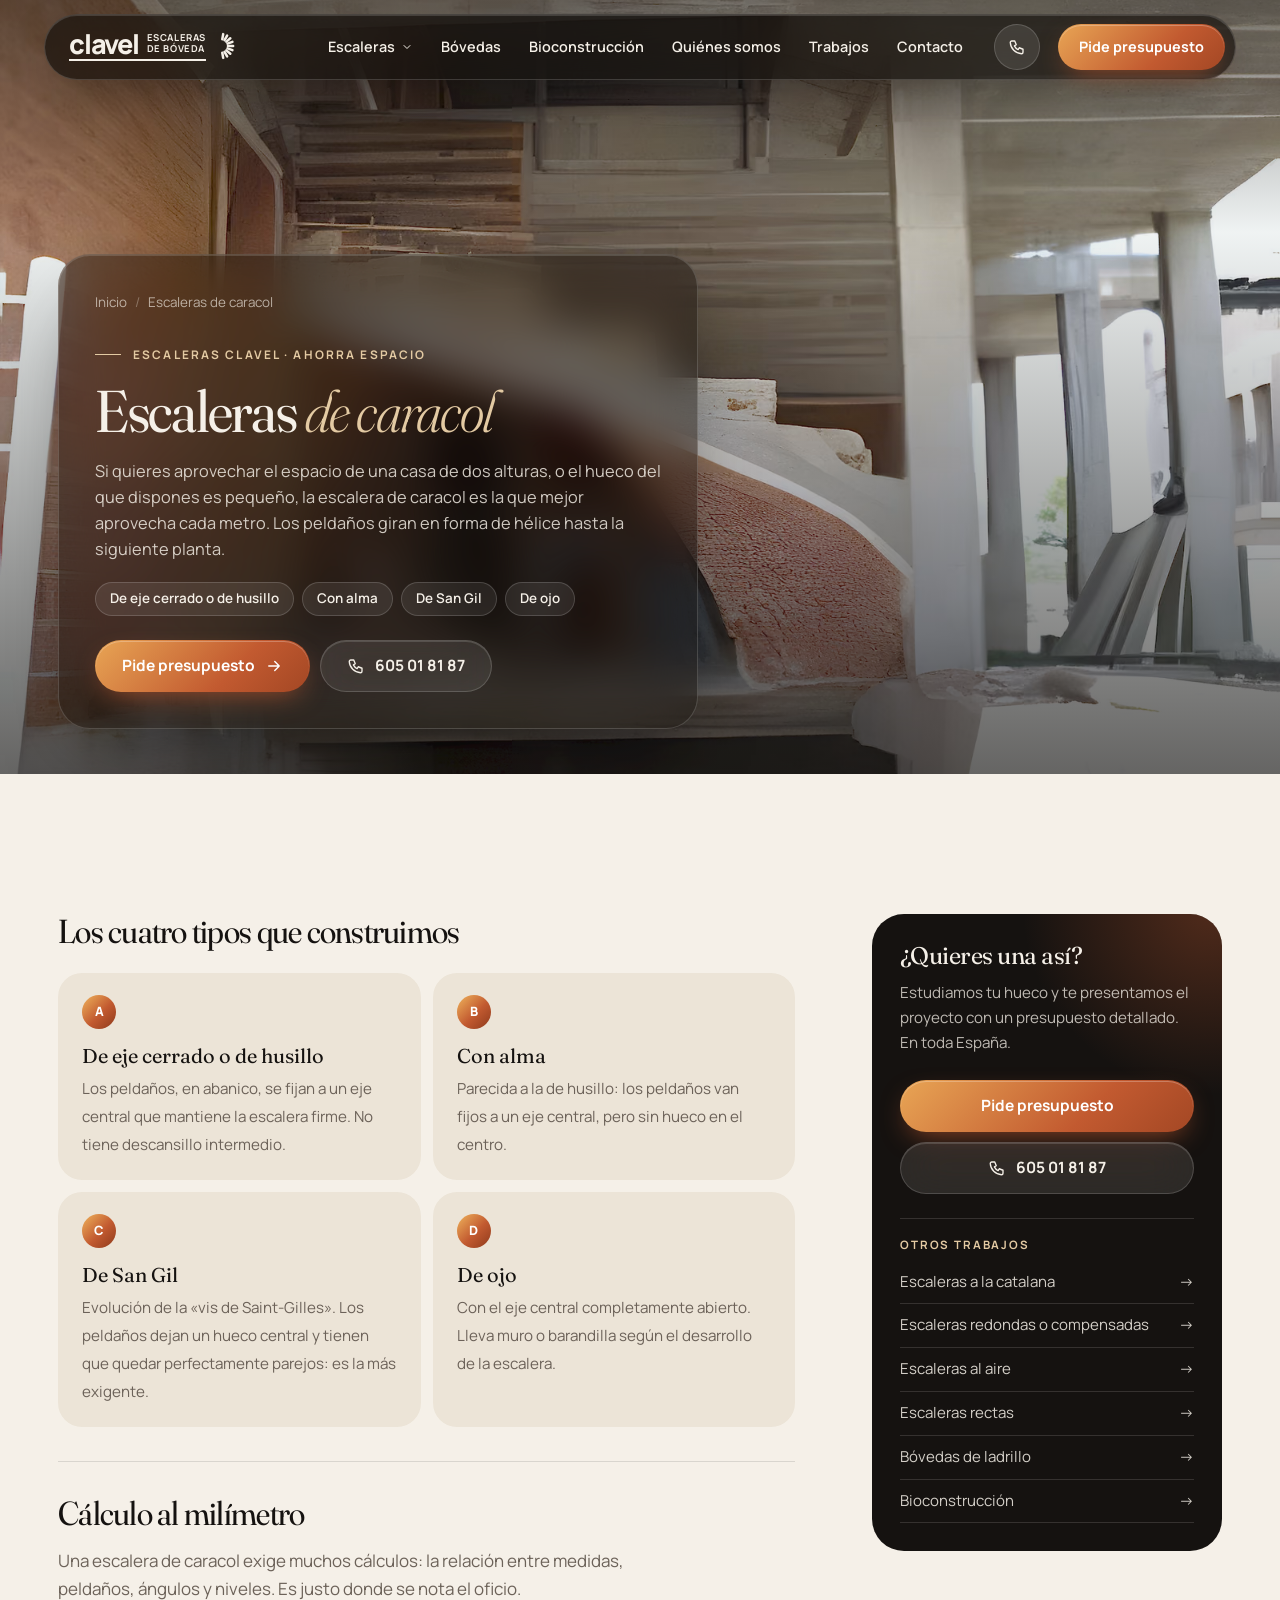
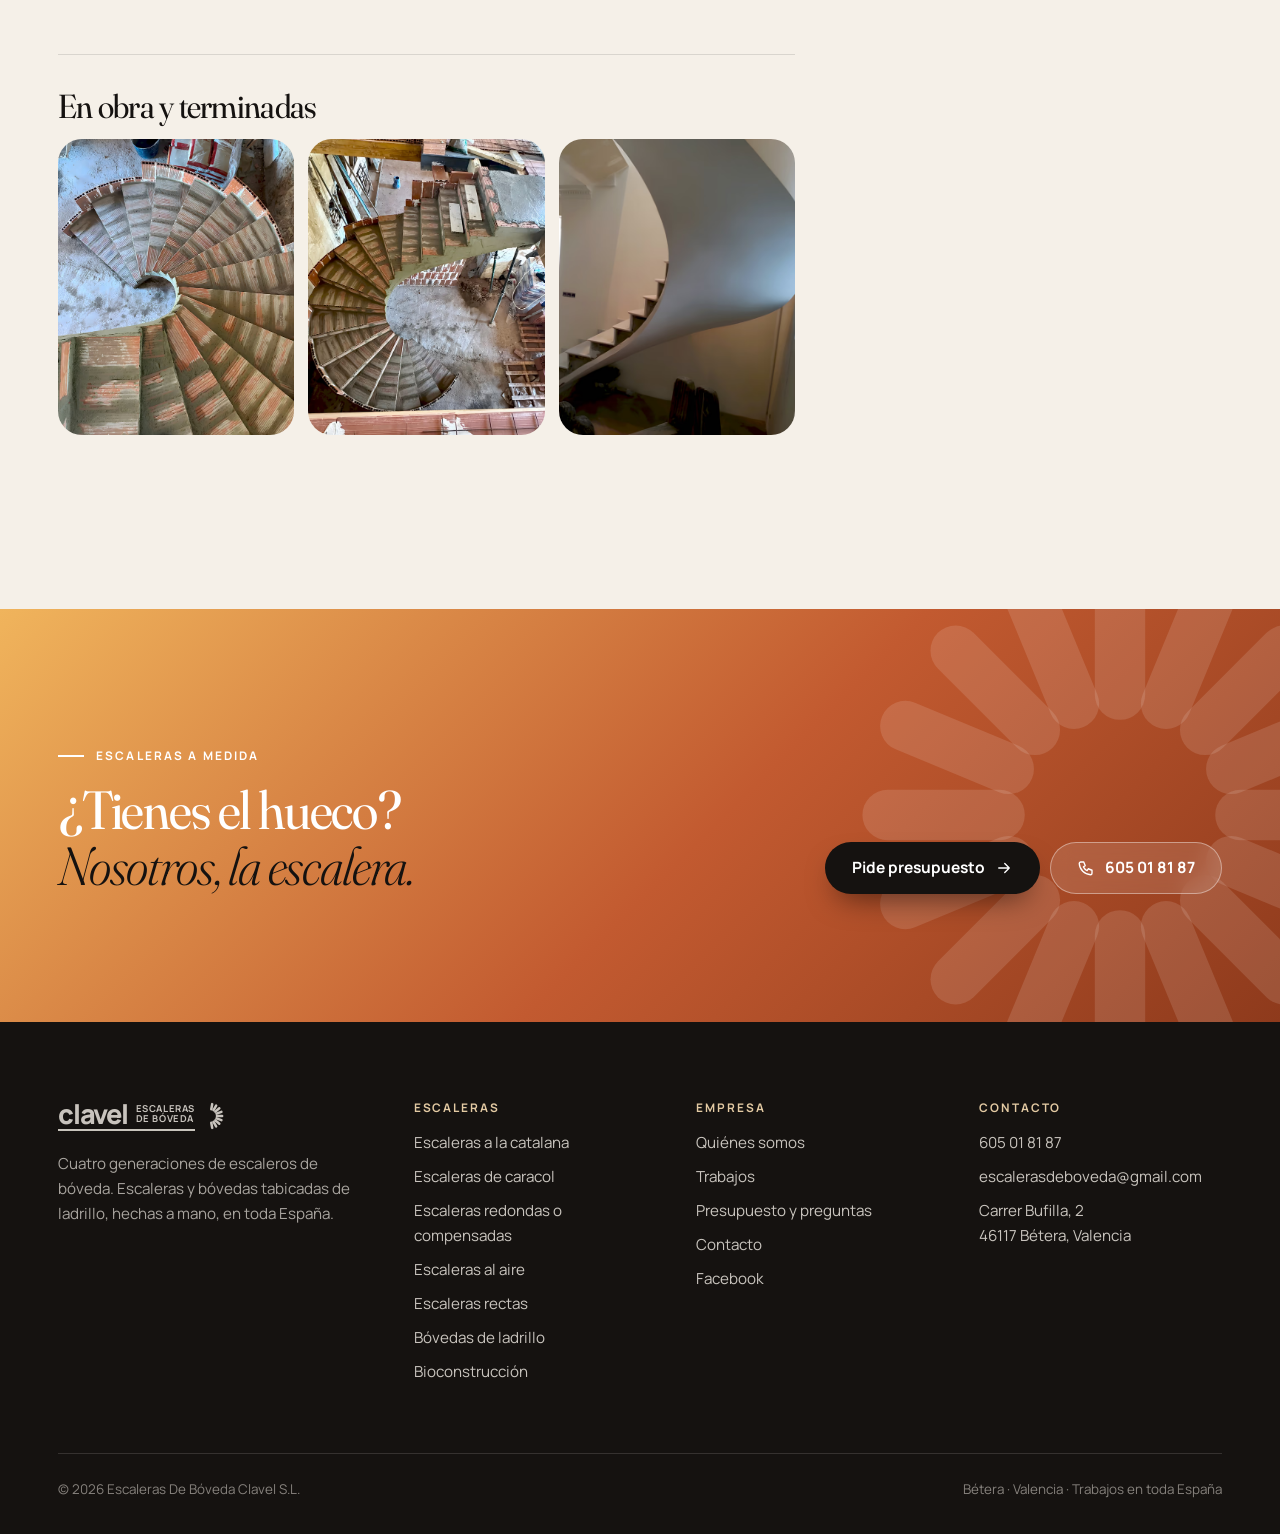
<file: escalera-de-caracol/index.html>
<!doctype html>
<html lang="es">
<head>
<meta charset="utf-8">
<meta name="viewport" content="width=device-width, initial-scale=1, viewport-fit=cover">
<title>Escaleras de caracol de ladrillo a medida | Escaleras Clavel</title>
<meta name="description" content="Escaleras de caracol tabicadas: de husillo, con alma, de San Gil o de ojo. Aprovechan cada metro y se calculan al detalle. Escaleras Clavel, Bétera (Valencia).">
<link rel="canonical" href="https://nocodya-hue.github.io/escaleras-clavel/escalera-de-caracol/">
<meta name="theme-color" content="#151210">
<meta property="og:type" content="website"><meta property="og:locale" content="es_ES"><meta property="og:site_name" content="Escaleras Clavel">
<meta property="og:title" content="Escaleras de caracol de ladrillo a medida | Escaleras Clavel"><meta property="og:description" content="Escaleras de caracol tabicadas: de husillo, con alma, de San Gil o de ojo. Aprovechan cada metro y se calculan al detalle. Escaleras Clavel, Bétera (Valencia)."><meta property="og:url" content="https://nocodya-hue.github.io/escaleras-clavel/escalera-de-caracol/"><meta property="og:image" content="https://nocodya-hue.github.io/escaleras-clavel/media/caracol-obra-1600.jpg">
<meta name="twitter:card" content="summary_large_image">
<link rel="icon" href="../favicon.svg" type="image/svg+xml"><link rel="icon" href="../favicon-32.png" sizes="32x32"><link rel="apple-touch-icon" href="../apple-touch-icon.png">
<link rel="preconnect" href="https://fonts.googleapis.com"><link rel="preconnect" href="https://fonts.gstatic.com" crossorigin>
<link rel="stylesheet" href="https://fonts.googleapis.com/css2?family=Fraunces:ital,opsz,wght,SOFT@0,9..144,300..600,0..100;1,9..144,300..600,0..100&family=Manrope:wght@400;500;600;700;800&display=swap">
<link rel="stylesheet" href="../css/estilo.css?v=mv84eg22">
<script type="application/ld+json">{"@context":"https://schema.org","@type":"BreadcrumbList","itemListElement":[{"@type":"ListItem","position":1,"name":"Inicio","item":"https://nocodya-hue.github.io/escaleras-clavel/"},{"@type":"ListItem","position":2,"name":"Escaleras de caracol","item":"https://nocodya-hue.github.io/escaleras-clavel/escalera-de-caracol/"}]}</script>
<script type="application/ld+json">{"@context":"https://schema.org","@type":"Service","name":"Escaleras de caracol","description":"Escaleras de caracol tabicadas: de husillo, con alma, de San Gil o de ojo. Aprovechan cada metro y se calculan al detalle. Escaleras Clavel, Bétera (Valencia).","provider":{"@id":"https://nocodya-hue.github.io/escaleras-clavel/#negocio"},"areaServed":{"@type":"Country","name":"España"},"url":"https://nocodya-hue.github.io/escaleras-clavel/escalera-de-caracol/"}</script>
</head>
<body>
<a class="salto" href="#contenido">Saltar al contenido</a>
<header class="cabecera siempre"><div class="envoltura cabecera__in">
  <a class="logo" href=".././" aria-label="Escaleras Clavel, inicio"><span class="logo__txt"><span class="logo__c">clavel</span><span class="logo__e">Escaleras<br>de bóveda</span></span><svg class="logo__i" viewBox="0 0 26 40" fill="currentColor" aria-hidden="true"><rect x="14" y="18.2" width="11" height="3.6" rx="1.8" transform="rotate(-80.0 6 20)"/><rect x="14" y="18.2" width="11" height="3.6" rx="1.8" transform="rotate(-60.0 6 20)"/><rect x="14" y="18.2" width="11" height="3.6" rx="1.8" transform="rotate(-40.0 6 20)"/><rect x="14" y="18.2" width="11" height="3.6" rx="1.8" transform="rotate(-20.0 6 20)"/><rect x="14" y="18.2" width="11" height="3.6" rx="1.8" transform="rotate(0.0 6 20)"/><rect x="14" y="18.2" width="11" height="3.6" rx="1.8" transform="rotate(20.0 6 20)"/><rect x="14" y="18.2" width="11" height="3.6" rx="1.8" transform="rotate(40.0 6 20)"/><rect x="14" y="18.2" width="11" height="3.6" rx="1.8" transform="rotate(60.0 6 20)"/><rect x="14" y="18.2" width="11" height="3.6" rx="1.8" transform="rotate(80.0 6 20)"/></svg></a>
  <nav class="nav" id="nav" aria-label="Principal">
    <div class="nav__grupo"><button type="button" aria-expanded="false">Escaleras <svg viewBox="0 0 24 24" fill="none" stroke="currentColor" stroke-width="2" stroke-linecap="round" stroke-linejoin="round" aria-hidden="true"><path d="m6 9 6 6 6-6"/></svg></button>
      <div class="nav__menu"><a href="../escalera-a-la-catalana/">A la catalana<span></span></a><a href="../escalera-de-caracol/" aria-current="page">De caracol<span></span></a><a href="../escalera-compensada/">Compensada<span>y redondas</span></a><a href="../escalera-al-aire/">Al aire<span></span></a><a href="../escaleras-rectas/">Rectas<span></span></a></div></div>
    <a href="../bovedas/">Bóvedas</a>
    <a href="../bio-construccion/">Bioconstrucción</a>
    <a href="../quienes-somos/">Quiénes somos</a>
    <a href=".././#trabajos">Trabajos</a>
    <a href="../contacta/">Contacto</a>
  </nav>
  <a class="cabecera__tel" href="tel:+34605018187" aria-label="Llamar al 605 01 81 87" title="605 01 81 87"><svg viewBox="0 0 24 24" fill="none" stroke="currentColor" stroke-width="1.8" stroke-linecap="round" stroke-linejoin="round" aria-hidden="true"><path d="M5 4h4l2 5-2.5 1.5a11 11 0 0 0 5 5L15 13l5 2v4a2 2 0 0 1-2 2A16 16 0 0 1 3 6a2 2 0 0 1 2-2"/></svg></a>
  <a class="boton boton--lleno" href="../presupuesto/">Pide presupuesto</a>
  <button class="hamburguesa" type="button" aria-label="Menú" aria-controls="nav" aria-expanded="false"><span></span></button>
</div></header>
<main id="contenido">

<section class="cab-pagina claro">
  <picture><source type="image/avif" srcset="../media/caracol-obra-640.avif 640w, ../media/caracol-obra-1024.avif 1024w, ../media/caracol-obra-1600.avif 1600w, ../media/caracol-obra-2000.avif 2000w" sizes="100vw"><source type="image/webp" srcset="../media/caracol-obra-640.webp 640w, ../media/caracol-obra-1024.webp 1024w, ../media/caracol-obra-1600.webp 1600w, ../media/caracol-obra-2000.webp 2000w" sizes="100vw"><img src="../media/caracol-obra-1024.webp" width="1024" height="682" alt="" fetchpriority="high" decoding="async"></picture>
  <div class="envoltura"><div class="cab-pagina__panel cristal">
    <ol class="migas"><li><a href="../">Inicio</a></li><li>Escaleras de caracol</li></ol>
    <p class="cejilla">Escaleras Clavel · Ahorra espacio</p>
    <h1>Escaleras <em>de caracol</em></h1>
    <p class="entradilla">Si quieres aprovechar el espacio de una casa de dos alturas, o el hueco del que dispones es pequeño, la escalera de caracol es la que mejor aprovecha cada metro. Los peldaños giran en forma de hélice hasta la siguiente planta.</p>
    <div class="chips"><span class="chip">De eje cerrado o de husillo</span><span class="chip">Con alma</span><span class="chip">De San Gil</span><span class="chip">De ojo</span></div>
    <div class="portada__botones"><a class="boton boton--lleno" href="../presupuesto/">Pide presupuesto <svg viewBox="0 0 24 24" fill="none" stroke="currentColor" stroke-width="1.8" stroke-linecap="round" stroke-linejoin="round" aria-hidden="true"><path d="M5 12h14M13 6l6 6-6 6"/></svg></a><a class="boton boton--cristal" href="tel:+34605018187"><svg viewBox="0 0 24 24" fill="none" stroke="currentColor" stroke-width="1.8" stroke-linecap="round" stroke-linejoin="round" aria-hidden="true"><path d="M5 4h4l2 5-2.5 1.5a11 11 0 0 0 5 5L15 13l5 2v4a2 2 0 0 1-2 2A16 16 0 0 1 3 6a2 2 0 0 1 2-2"/></svg>605 01 81 87</a></div>
  </div></div>
</section>
<section class="seccion"><div class="envoltura cuerpo">
  <div>
    <div class="bloque revela"><h2>Los cuatro tipos que construimos</h2><ol class="variantes"><li><b>De eje cerrado o de husillo</b><span>Los peldaños, en abanico, se fijan a un eje central que mantiene la escalera firme. No tiene descansillo intermedio.</span></li><li><b>Con alma</b><span>Parecida a la de husillo: los peldaños van fijos a un eje central, pero sin hueco en el centro.</span></li><li><b>De San Gil</b><span>Evolución de la «vis de Saint-Gilles». Los peldaños dejan un hueco central y tienen que quedar perfectamente parejos: es la más exigente.</span></li><li><b>De ojo</b><span>Con el eje central completamente abierto. Lleva muro o barandilla según el desarrollo de la escalera.</span></li></ol></div>
    <div class="bloque revela"><h2>Cálculo al milímetro</h2><p>Una escalera de caracol exige muchos cálculos: la relación entre medidas, peldaños, ángulos y niveles. Es justo donde se nota el oficio.</p></div>
    <div class="bloque revela"><h2>En obra y terminadas</h2><div class="galeria-tipo" data-grupo><button type="button" data-grande="../media/caracol-cenital-2-2100.webp" data-alt="Espiral de peldaños de ladrillo de una escalera de caracol, vista cenital" aria-label="Ampliar: Espiral de peldaños de ladrillo de una escalera de caracol, vista cenital"><picture><source type="image/avif" srcset="../media/caracol-cenital-2-640.avif 640w, ../media/caracol-cenital-2-1024.avif 1024w, ../media/caracol-cenital-2-1600.avif 1600w, ../media/caracol-cenital-2-2100.avif 2100w" sizes="(max-width: 680px) 100vw, 30vw"><source type="image/webp" srcset="../media/caracol-cenital-2-640.webp 640w, ../media/caracol-cenital-2-1024.webp 1024w, ../media/caracol-cenital-2-1600.webp 1600w, ../media/caracol-cenital-2-2100.webp 2100w" sizes="(max-width: 680px) 100vw, 30vw"><img src="../media/caracol-cenital-2-1024.webp" width="1024" height="1365" alt="Espiral de peldaños de ladrillo de una escalera de caracol, vista cenital" loading="lazy" decoding="async"></picture></button><button type="button" data-grande="../media/caracol-cenital-2100.webp" data-alt="Escalera de caracol de ladrillo vista desde arriba durante la obra" aria-label="Ampliar: Escalera de caracol de ladrillo vista desde arriba durante la obra"><picture><source type="image/avif" srcset="../media/caracol-cenital-640.avif 640w, ../media/caracol-cenital-1024.avif 1024w, ../media/caracol-cenital-1600.avif 1600w, ../media/caracol-cenital-2100.avif 2100w" sizes="(max-width: 680px) 100vw, 30vw"><source type="image/webp" srcset="../media/caracol-cenital-640.webp 640w, ../media/caracol-cenital-1024.webp 1024w, ../media/caracol-cenital-1600.webp 1600w, ../media/caracol-cenital-2100.webp 2100w" sizes="(max-width: 680px) 100vw, 30vw"><img src="../media/caracol-cenital-1024.webp" width="1024" height="1365" alt="Escalera de caracol de ladrillo vista desde arriba durante la obra" loading="lazy" decoding="async"></picture></button><button type="button" data-grande="../media/caracol-blanca-2200.webp" data-alt="Escalera curva terminada en blanco, con la bóveda inferior enlucida" aria-label="Ampliar: Escalera curva terminada en blanco, con la bóveda inferior enlucida"><picture><source type="image/avif" srcset="../media/caracol-blanca-640.avif 640w, ../media/caracol-blanca-1024.avif 1024w, ../media/caracol-blanca-1600.avif 1600w, ../media/caracol-blanca-2200.avif 2200w" sizes="(max-width: 680px) 100vw, 30vw"><source type="image/webp" srcset="../media/caracol-blanca-640.webp 640w, ../media/caracol-blanca-1024.webp 1024w, ../media/caracol-blanca-1600.webp 1600w, ../media/caracol-blanca-2200.webp 2200w" sizes="(max-width: 680px) 100vw, 30vw"><img src="../media/caracol-blanca-1024.webp" width="1024" height="1117" alt="Escalera curva terminada en blanco, con la bóveda inferior enlucida" loading="lazy" decoding="async"></picture></button></div></div>
  </div>
  <aside class="lateral">
    <h3>¿Quieres una así?</h3>
    <p>Estudiamos tu hueco y te presentamos el proyecto con un presupuesto detallado. En toda España.</p>
    <a class="boton boton--lleno" href="../presupuesto/">Pide presupuesto</a>
    <a class="boton boton--cristal" href="tel:+34605018187"><svg viewBox="0 0 24 24" fill="none" stroke="currentColor" stroke-width="1.8" stroke-linecap="round" stroke-linejoin="round" aria-hidden="true"><path d="M5 4h4l2 5-2.5 1.5a11 11 0 0 0 5 5L15 13l5 2v4a2 2 0 0 1-2 2A16 16 0 0 1 3 6a2 2 0 0 1 2-2"/></svg>605 01 81 87</a>
    <div class="lateral__otros"><h4>Otros trabajos</h4><a href="../escalera-a-la-catalana/">Escaleras a la catalana <span>→</span></a><a href="../escalera-compensada/">Escaleras redondas o compensadas <span>→</span></a><a href="../escalera-al-aire/">Escaleras al aire <span>→</span></a><a href="../escaleras-rectas/">Escaleras rectas <span>→</span></a><a href="../bovedas/">Bóvedas de ladrillo <span>→</span></a><a href="../bio-construccion/">Bioconstrucción <span>→</span></a></div>
  </aside>
</div></section>
<section class="llamada"><svg class="llamada__abanico" viewBox="0 0 100 100" aria-hidden="true"><g fill="currentColor"><rect x="67" y="45.5" width="29" height="9" rx="4.5" transform="rotate(0.0 50 50)"/><rect x="67" y="45.5" width="29" height="9" rx="4.5" transform="rotate(22.5 50 50)"/><rect x="67" y="45.5" width="29" height="9" rx="4.5" transform="rotate(45.0 50 50)"/><rect x="67" y="45.5" width="29" height="9" rx="4.5" transform="rotate(67.5 50 50)"/><rect x="67" y="45.5" width="29" height="9" rx="4.5" transform="rotate(90.0 50 50)"/><rect x="67" y="45.5" width="29" height="9" rx="4.5" transform="rotate(112.5 50 50)"/><rect x="67" y="45.5" width="29" height="9" rx="4.5" transform="rotate(135.0 50 50)"/><rect x="67" y="45.5" width="29" height="9" rx="4.5" transform="rotate(157.5 50 50)"/><rect x="67" y="45.5" width="29" height="9" rx="4.5" transform="rotate(180.0 50 50)"/><rect x="67" y="45.5" width="29" height="9" rx="4.5" transform="rotate(202.5 50 50)"/><rect x="67" y="45.5" width="29" height="9" rx="4.5" transform="rotate(225.0 50 50)"/><rect x="67" y="45.5" width="29" height="9" rx="4.5" transform="rotate(247.5 50 50)"/><rect x="67" y="45.5" width="29" height="9" rx="4.5" transform="rotate(270.0 50 50)"/><rect x="67" y="45.5" width="29" height="9" rx="4.5" transform="rotate(292.5 50 50)"/><rect x="67" y="45.5" width="29" height="9" rx="4.5" transform="rotate(315.0 50 50)"/><rect x="67" y="45.5" width="29" height="9" rx="4.5" transform="rotate(337.5 50 50)"/></g></svg><div class="envoltura llamada__in">
  <div><p class="cejilla" style="color:#fff">Escaleras a medida</p><h2>¿Tienes el hueco? <em>Nosotros, la escalera.</em></h2></div>
  <div class="portada__botones"><a class="boton boton--lleno" href="../presupuesto/">Pide presupuesto <svg viewBox="0 0 24 24" fill="none" stroke="currentColor" stroke-width="1.8" stroke-linecap="round" stroke-linejoin="round" aria-hidden="true"><path d="M5 12h14M13 6l6 6-6 6"/></svg></a><a class="boton boton--borde" href="tel:+34605018187"><svg viewBox="0 0 24 24" fill="none" stroke="currentColor" stroke-width="1.8" stroke-linecap="round" stroke-linejoin="round" aria-hidden="true"><path d="M5 4h4l2 5-2.5 1.5a11 11 0 0 0 5 5L15 13l5 2v4a2 2 0 0 1-2 2A16 16 0 0 1 3 6a2 2 0 0 1 2-2"/></svg>605 01 81 87</a></div>
</div></section>
</main>
<footer class="pie"><div class="envoltura">
  <div class="pie__in">
    <div><a class="logo" href=".././" aria-label="Escaleras Clavel, inicio"><span class="logo__txt"><span class="logo__c">clavel</span><span class="logo__e">Escaleras<br>de bóveda</span></span><svg class="logo__i" viewBox="0 0 26 40" fill="currentColor" aria-hidden="true"><rect x="14" y="18.2" width="11" height="3.6" rx="1.8" transform="rotate(-80.0 6 20)"/><rect x="14" y="18.2" width="11" height="3.6" rx="1.8" transform="rotate(-60.0 6 20)"/><rect x="14" y="18.2" width="11" height="3.6" rx="1.8" transform="rotate(-40.0 6 20)"/><rect x="14" y="18.2" width="11" height="3.6" rx="1.8" transform="rotate(-20.0 6 20)"/><rect x="14" y="18.2" width="11" height="3.6" rx="1.8" transform="rotate(0.0 6 20)"/><rect x="14" y="18.2" width="11" height="3.6" rx="1.8" transform="rotate(20.0 6 20)"/><rect x="14" y="18.2" width="11" height="3.6" rx="1.8" transform="rotate(40.0 6 20)"/><rect x="14" y="18.2" width="11" height="3.6" rx="1.8" transform="rotate(60.0 6 20)"/><rect x="14" y="18.2" width="11" height="3.6" rx="1.8" transform="rotate(80.0 6 20)"/></svg></a><p>Cuatro generaciones de escaleros de bóveda. Escaleras y bóvedas tabicadas de ladrillo, hechas a mano, en toda España.</p></div>
    <div><h4>Escaleras</h4><ul><li><a href="../escalera-a-la-catalana/">Escaleras a la catalana</a></li><li><a href="../escalera-de-caracol/">Escaleras de caracol</a></li><li><a href="../escalera-compensada/">Escaleras redondas o compensadas</a></li><li><a href="../escalera-al-aire/">Escaleras al aire</a></li><li><a href="../escaleras-rectas/">Escaleras rectas</a></li><li><a href="../bovedas/">Bóvedas de ladrillo</a></li><li><a href="../bio-construccion/">Bioconstrucción</a></li></ul></div>
    <div><h4>Empresa</h4><ul><li><a href="../quienes-somos/">Quiénes somos</a></li><li><a href=".././#trabajos">Trabajos</a></li><li><a href="../presupuesto/">Presupuesto y preguntas</a></li><li><a href="../contacta/">Contacto</a></li><li><a href="https://www.facebook.com/escaleras.clavel" rel="noopener" target="_blank">Facebook</a></li></ul></div>
    <div><h4>Contacto</h4><ul><li><a href="tel:+34605018187">605 01 81 87</a></li><li><a href="mailto:escalerasdeboveda@gmail.com">escalerasdeboveda@gmail.com</a></li><li><a href="https://www.google.com/maps/place/Escaleras+De+B%C3%B3veda+Clavel+S.L/@39.5865289,-0.4533628,17z/data=!4m6!3m5!1s0xd605cb5b30f424f:0x8669ec92eb9307c!8m2!3d39.5865289!4d-0.4533628!16s%2Fg%2F11b6_h3qbk" rel="noopener" target="_blank">Carrer Bufilla, 2<br>46117 Bétera, Valencia</a></li></ul></div>
  </div>
  <div class="pie__legal"><span>© <span data-anio>2026</span> Escaleras De Bóveda Clavel S.L.</span><span>Bétera · Valencia · Trabajos en toda España</span></div>
</div></footer>
<nav class="barra-movil" aria-label="Accesos rápidos"><button type="button" class="bm-menu" aria-label="Menú"><svg viewBox="0 0 24 24" fill="none" stroke="currentColor" stroke-width="1.8" stroke-linecap="round" aria-hidden="true"><path d="M4 7h16M4 12h16M4 17h16"/></svg></button><a href="tel:+34605018187" aria-label="Llamar"><svg viewBox="0 0 24 24" fill="none" stroke="currentColor" stroke-width="1.8" stroke-linecap="round" stroke-linejoin="round" aria-hidden="true"><path d="M5 4h4l2 5-2.5 1.5a11 11 0 0 0 5 5L15 13l5 2v4a2 2 0 0 1-2 2A16 16 0 0 1 3 6a2 2 0 0 1 2-2"/></svg></a><a class="bm-centro" href="../presupuesto/" aria-label="Pide presupuesto"><svg viewBox="0 0 100 100" aria-hidden="true"><g fill="currentColor"><rect x="67" y="45.5" width="29" height="9" rx="4.5" transform="rotate(0.0 50 50)"/><rect x="67" y="45.5" width="29" height="9" rx="4.5" transform="rotate(22.5 50 50)"/><rect x="67" y="45.5" width="29" height="9" rx="4.5" transform="rotate(45.0 50 50)"/><rect x="67" y="45.5" width="29" height="9" rx="4.5" transform="rotate(67.5 50 50)"/><rect x="67" y="45.5" width="29" height="9" rx="4.5" transform="rotate(90.0 50 50)"/><rect x="67" y="45.5" width="29" height="9" rx="4.5" transform="rotate(112.5 50 50)"/><rect x="67" y="45.5" width="29" height="9" rx="4.5" transform="rotate(135.0 50 50)"/><rect x="67" y="45.5" width="29" height="9" rx="4.5" transform="rotate(157.5 50 50)"/><rect x="67" y="45.5" width="29" height="9" rx="4.5" transform="rotate(180.0 50 50)"/><rect x="67" y="45.5" width="29" height="9" rx="4.5" transform="rotate(202.5 50 50)"/><rect x="67" y="45.5" width="29" height="9" rx="4.5" transform="rotate(225.0 50 50)"/><rect x="67" y="45.5" width="29" height="9" rx="4.5" transform="rotate(247.5 50 50)"/><rect x="67" y="45.5" width="29" height="9" rx="4.5" transform="rotate(270.0 50 50)"/><rect x="67" y="45.5" width="29" height="9" rx="4.5" transform="rotate(292.5 50 50)"/><rect x="67" y="45.5" width="29" height="9" rx="4.5" transform="rotate(315.0 50 50)"/><rect x="67" y="45.5" width="29" height="9" rx="4.5" transform="rotate(337.5 50 50)"/></g></svg></a><a href="https://wa.me/34605018187" rel="noopener" target="_blank" aria-label="WhatsApp"><svg viewBox="0 0 24 24" fill="currentColor" aria-hidden="true"><path d="M12 2a10 10 0 0 0-8.6 15.1L2 22l5-1.3A10 10 0 1 0 12 2zm0 18.2a8.2 8.2 0 0 1-4.2-1.2l-.3-.2-3 .8.8-2.9-.2-.3A8.2 8.2 0 1 1 12 20.2zm4.5-6.1c-.2-.1-1.5-.7-1.7-.8s-.4-.1-.6.1-.6.8-.8 1-.3.2-.5.1a6.7 6.7 0 0 1-3.3-2.9c-.2-.4.2-.4.7-1.3.1-.2 0-.3 0-.4l-.8-1.8c-.2-.5-.4-.4-.6-.4h-.5a.9.9 0 0 0-.7.3 2.8 2.8 0 0 0-.9 2.1 4.9 4.9 0 0 0 1 2.6 11.2 11.2 0 0 0 4.3 3.8c1.6.7 2.2.8 3 .6a2.5 2.5 0 0 0 1.7-1.2 2 2 0 0 0 .1-1.2c0-.1-.2-.2-.4-.3z"/></svg></a><a href=".././#trabajos" aria-label="Trabajos"><svg viewBox="0 0 24 24" fill="none" stroke="currentColor" stroke-width="1.8" stroke-linecap="round" stroke-linejoin="round" aria-hidden="true"><rect x="3" y="3" width="7" height="7" rx="2"/><rect x="14" y="3" width="7" height="7" rx="2"/><rect x="3" y="14" width="7" height="7" rx="2"/><rect x="14" y="14" width="7" height="7" rx="2"/></svg></a></nav>
<div class="visor" role="dialog" aria-modal="true" aria-label="Foto ampliada"><img alt=""><p></p><button class="visor__cerrar circulo" type="button" aria-label="Cerrar"><svg viewBox="0 0 24 24" fill="none" stroke="currentColor" stroke-width="2" stroke-linecap="round" aria-hidden="true"><path d="M6 6l12 12M18 6 6 18"/></svg></button><button class="visor__ant circulo" type="button" aria-label="Anterior"><svg viewBox="0 0 24 24" fill="none" stroke="currentColor" stroke-width="2" stroke-linecap="round" stroke-linejoin="round" aria-hidden="true"><path d="m15 6-6 6 6 6"/></svg></button><button class="visor__sig circulo" type="button" aria-label="Siguiente"><svg viewBox="0 0 24 24" fill="none" stroke="currentColor" stroke-width="2" stroke-linecap="round" stroke-linejoin="round" aria-hidden="true"><path d="m9 6 6 6-6 6"/></svg></button></div>
<script src="../js/main.js?v=mv84eg22" defer></script>
</body>
</html>
</file>
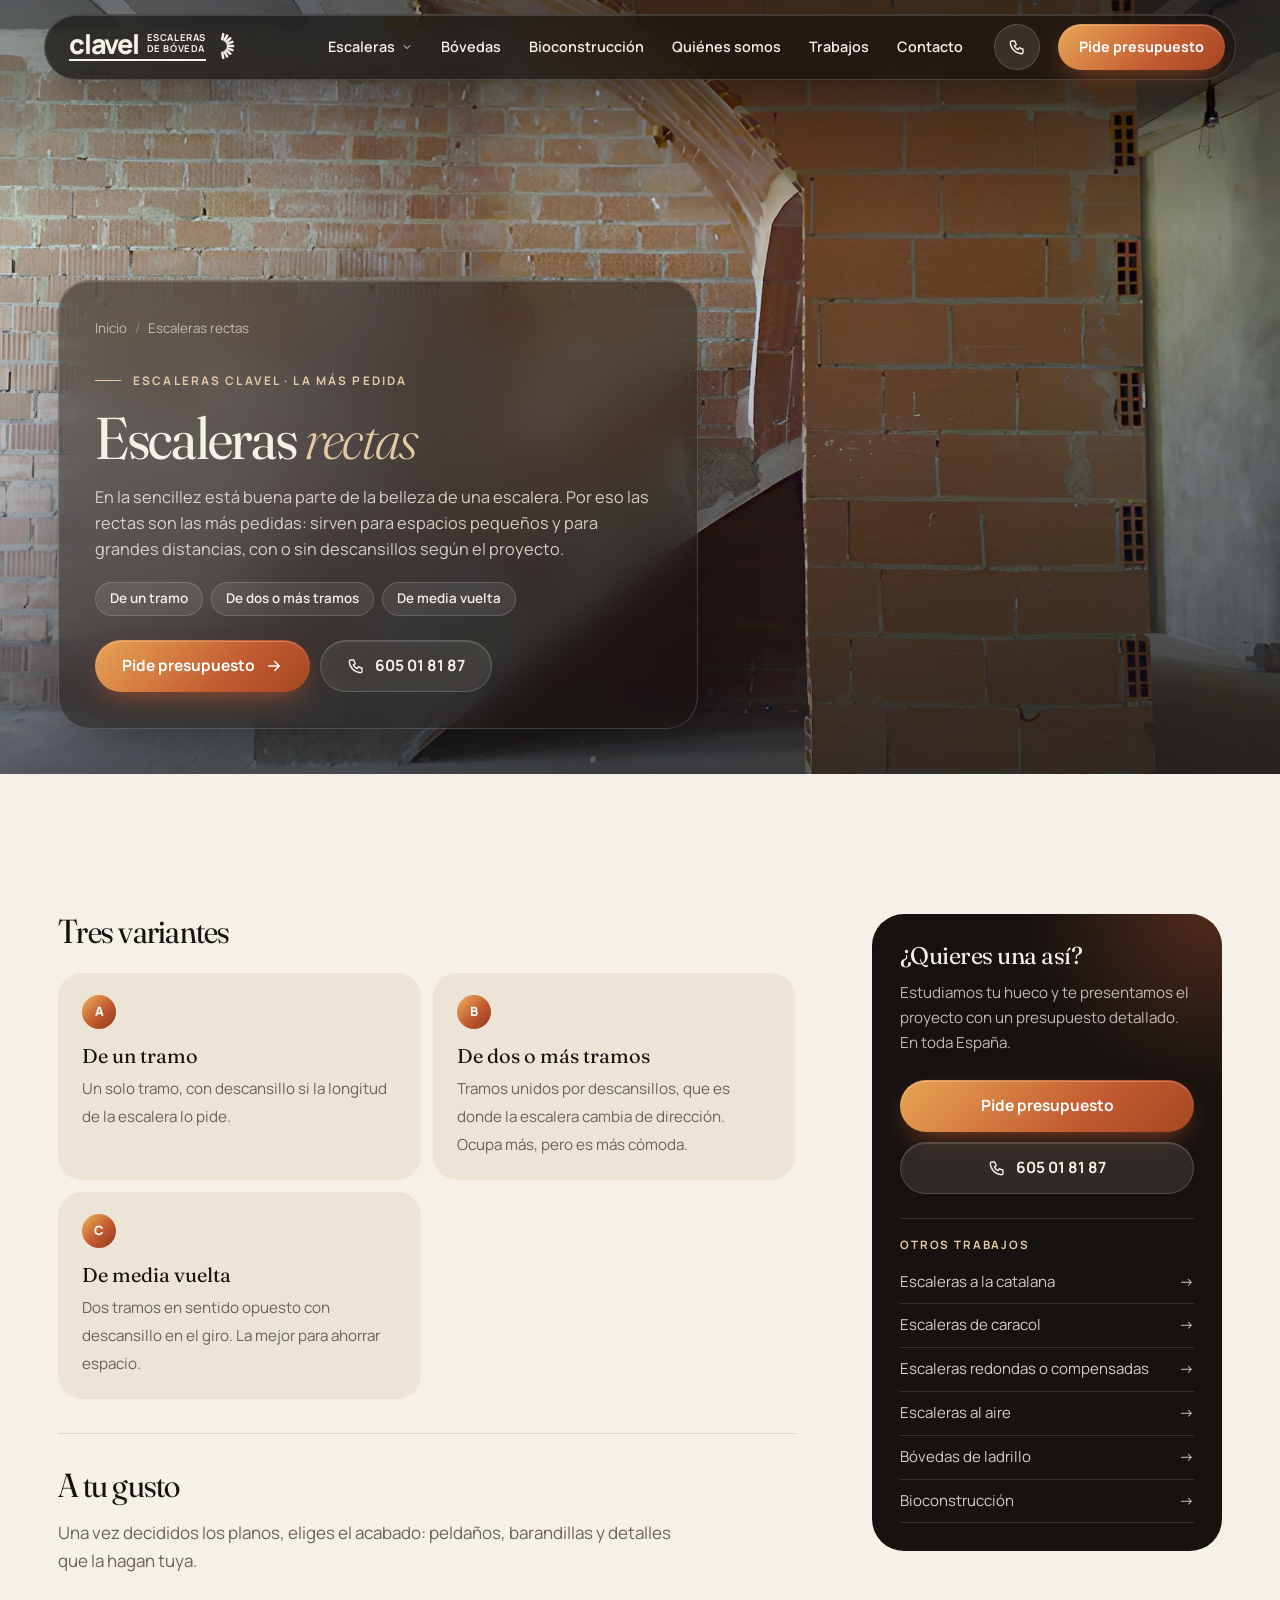
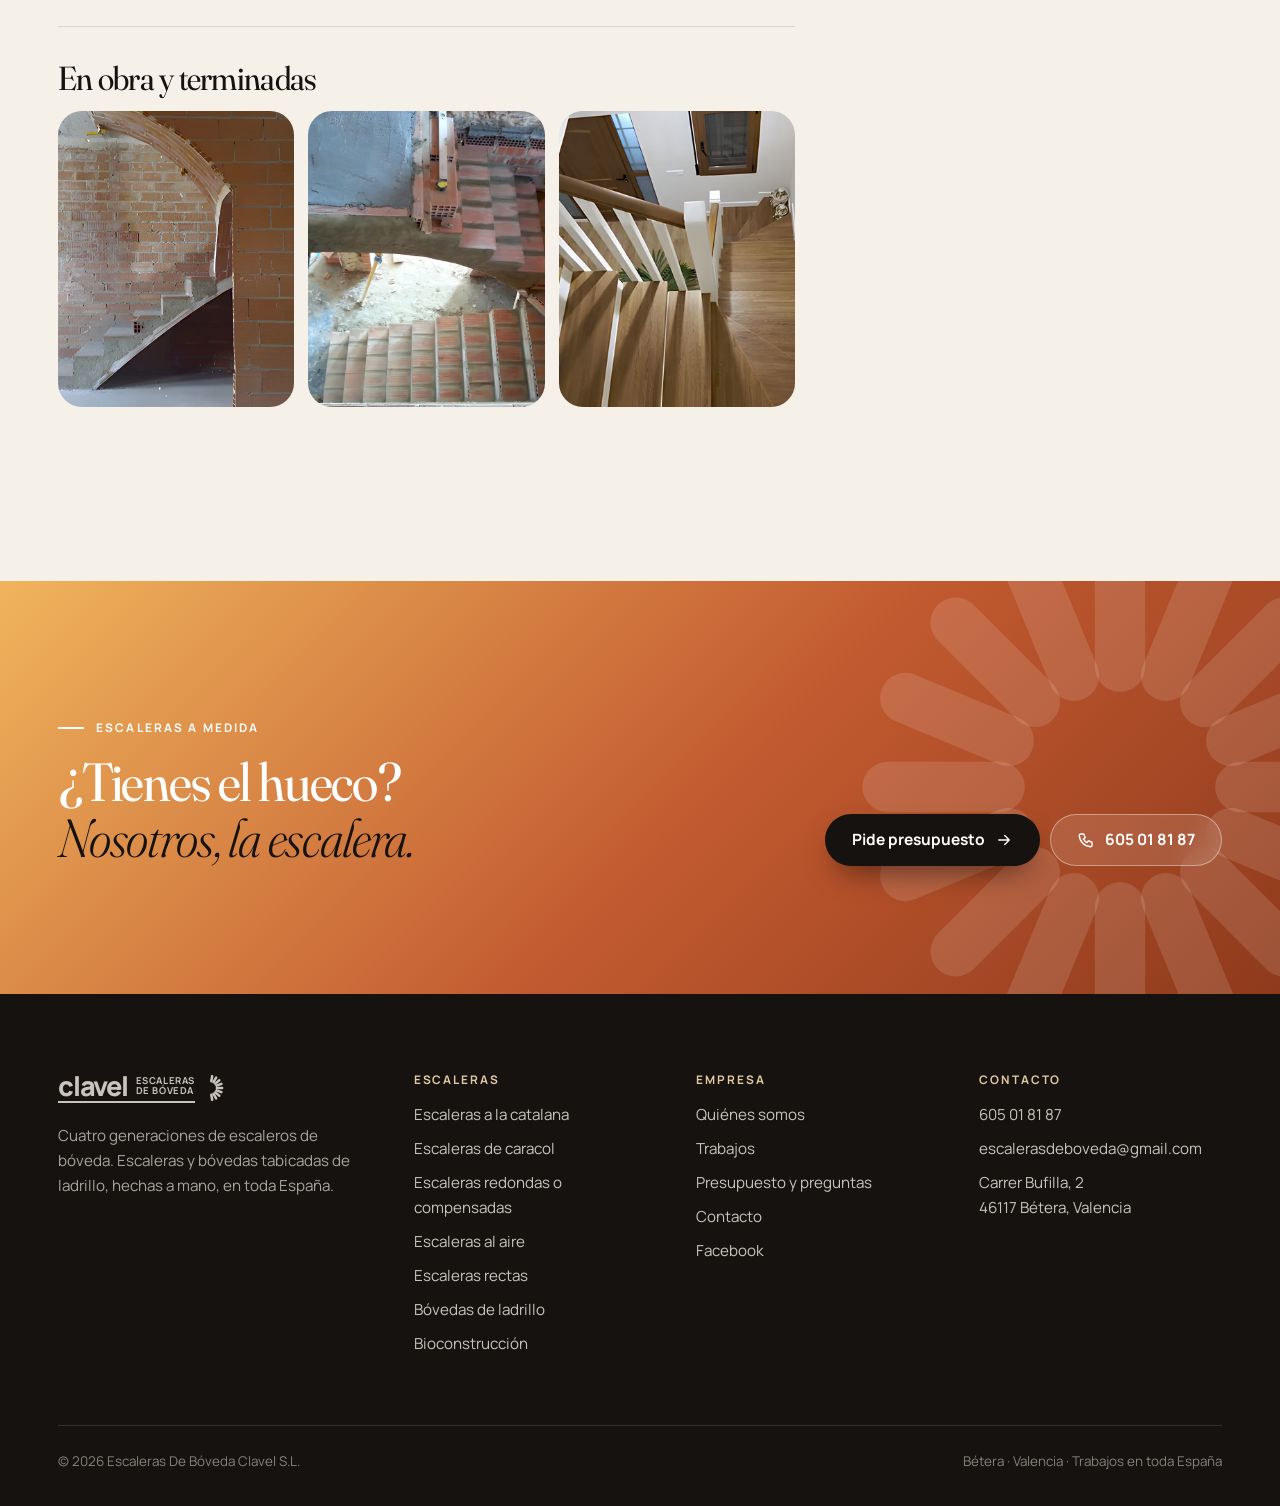
<file: escaleras-rectas/index.html>
<!doctype html>
<html lang="es">
<head>
<meta charset="utf-8">
<meta name="viewport" content="width=device-width, initial-scale=1, viewport-fit=cover">
<title>Escaleras rectas de bóveda tabicada | Escaleras Clavel</title>
<meta name="description" content="Escaleras rectas tabicadas de ladrillo: de un tramo, de dos o más tramos con descansillo o de media vuelta. Con la barandilla y el acabado que elijas. Escaleras Clavel.">
<link rel="canonical" href="https://nocodya-hue.github.io/escaleras-clavel/escaleras-rectas/">
<meta name="theme-color" content="#151210">
<meta property="og:type" content="website"><meta property="og:locale" content="es_ES"><meta property="og:site_name" content="Escaleras Clavel">
<meta property="og:title" content="Escaleras rectas de bóveda tabicada | Escaleras Clavel"><meta property="og:description" content="Escaleras rectas tabicadas de ladrillo: de un tramo, de dos o más tramos con descansillo o de media vuelta. Con la barandilla y el acabado que elijas. Escaleras Clavel."><meta property="og:url" content="https://nocodya-hue.github.io/escaleras-clavel/escaleras-rectas/"><meta property="og:image" content="https://nocodya-hue.github.io/escaleras-clavel/media/recta-boveda-1600.jpg">
<meta name="twitter:card" content="summary_large_image">
<link rel="icon" href="../favicon.svg" type="image/svg+xml"><link rel="icon" href="../favicon-32.png" sizes="32x32"><link rel="apple-touch-icon" href="../apple-touch-icon.png">
<link rel="preconnect" href="https://fonts.googleapis.com"><link rel="preconnect" href="https://fonts.gstatic.com" crossorigin>
<link rel="stylesheet" href="https://fonts.googleapis.com/css2?family=Fraunces:ital,opsz,wght,SOFT@0,9..144,300..600,0..100;1,9..144,300..600,0..100&family=Manrope:wght@400;500;600;700;800&display=swap">
<link rel="stylesheet" href="../css/estilo.css?v=mv84eg22">
<script type="application/ld+json">{"@context":"https://schema.org","@type":"BreadcrumbList","itemListElement":[{"@type":"ListItem","position":1,"name":"Inicio","item":"https://nocodya-hue.github.io/escaleras-clavel/"},{"@type":"ListItem","position":2,"name":"Escaleras rectas","item":"https://nocodya-hue.github.io/escaleras-clavel/escaleras-rectas/"}]}</script>
<script type="application/ld+json">{"@context":"https://schema.org","@type":"Service","name":"Escaleras rectas","description":"Escaleras rectas tabicadas de ladrillo: de un tramo, de dos o más tramos con descansillo o de media vuelta. Con la barandilla y el acabado que elijas. Escaleras Clavel.","provider":{"@id":"https://nocodya-hue.github.io/escaleras-clavel/#negocio"},"areaServed":{"@type":"Country","name":"España"},"url":"https://nocodya-hue.github.io/escaleras-clavel/escaleras-rectas/"}</script>
</head>
<body>
<a class="salto" href="#contenido">Saltar al contenido</a>
<header class="cabecera siempre"><div class="envoltura cabecera__in">
  <a class="logo" href=".././" aria-label="Escaleras Clavel, inicio"><span class="logo__txt"><span class="logo__c">clavel</span><span class="logo__e">Escaleras<br>de bóveda</span></span><svg class="logo__i" viewBox="0 0 26 40" fill="currentColor" aria-hidden="true"><rect x="14" y="18.2" width="11" height="3.6" rx="1.8" transform="rotate(-80.0 6 20)"/><rect x="14" y="18.2" width="11" height="3.6" rx="1.8" transform="rotate(-60.0 6 20)"/><rect x="14" y="18.2" width="11" height="3.6" rx="1.8" transform="rotate(-40.0 6 20)"/><rect x="14" y="18.2" width="11" height="3.6" rx="1.8" transform="rotate(-20.0 6 20)"/><rect x="14" y="18.2" width="11" height="3.6" rx="1.8" transform="rotate(0.0 6 20)"/><rect x="14" y="18.2" width="11" height="3.6" rx="1.8" transform="rotate(20.0 6 20)"/><rect x="14" y="18.2" width="11" height="3.6" rx="1.8" transform="rotate(40.0 6 20)"/><rect x="14" y="18.2" width="11" height="3.6" rx="1.8" transform="rotate(60.0 6 20)"/><rect x="14" y="18.2" width="11" height="3.6" rx="1.8" transform="rotate(80.0 6 20)"/></svg></a>
  <nav class="nav" id="nav" aria-label="Principal">
    <div class="nav__grupo"><button type="button" aria-expanded="false">Escaleras <svg viewBox="0 0 24 24" fill="none" stroke="currentColor" stroke-width="2" stroke-linecap="round" stroke-linejoin="round" aria-hidden="true"><path d="m6 9 6 6 6-6"/></svg></button>
      <div class="nav__menu"><a href="../escalera-a-la-catalana/">A la catalana<span></span></a><a href="../escalera-de-caracol/">De caracol<span></span></a><a href="../escalera-compensada/">Compensada<span>y redondas</span></a><a href="../escalera-al-aire/">Al aire<span></span></a><a href="../escaleras-rectas/" aria-current="page">Rectas<span></span></a></div></div>
    <a href="../bovedas/">Bóvedas</a>
    <a href="../bio-construccion/">Bioconstrucción</a>
    <a href="../quienes-somos/">Quiénes somos</a>
    <a href=".././#trabajos">Trabajos</a>
    <a href="../contacta/">Contacto</a>
  </nav>
  <a class="cabecera__tel" href="tel:+34605018187" aria-label="Llamar al 605 01 81 87" title="605 01 81 87"><svg viewBox="0 0 24 24" fill="none" stroke="currentColor" stroke-width="1.8" stroke-linecap="round" stroke-linejoin="round" aria-hidden="true"><path d="M5 4h4l2 5-2.5 1.5a11 11 0 0 0 5 5L15 13l5 2v4a2 2 0 0 1-2 2A16 16 0 0 1 3 6a2 2 0 0 1 2-2"/></svg></a>
  <a class="boton boton--lleno" href="../presupuesto/">Pide presupuesto</a>
  <button class="hamburguesa" type="button" aria-label="Menú" aria-controls="nav" aria-expanded="false"><span></span></button>
</div></header>
<main id="contenido">

<section class="cab-pagina claro">
  <picture><source type="image/avif" srcset="../media/recta-boveda-640.avif 640w, ../media/recta-boveda-1024.avif 1024w, ../media/recta-boveda-1600.avif 1600w, ../media/recta-boveda-2000.avif 2000w" sizes="100vw"><source type="image/webp" srcset="../media/recta-boveda-640.webp 640w, ../media/recta-boveda-1024.webp 1024w, ../media/recta-boveda-1600.webp 1600w, ../media/recta-boveda-2000.webp 2000w" sizes="100vw"><img src="../media/recta-boveda-1024.webp" width="1024" height="682" alt="" fetchpriority="high" decoding="async"></picture>
  <div class="envoltura"><div class="cab-pagina__panel cristal">
    <ol class="migas"><li><a href="../">Inicio</a></li><li>Escaleras rectas</li></ol>
    <p class="cejilla">Escaleras Clavel · La más pedida</p>
    <h1>Escaleras <em>rectas</em></h1>
    <p class="entradilla">En la sencillez está buena parte de la belleza de una escalera. Por eso las rectas son las más pedidas: sirven para espacios pequeños y para grandes distancias, con o sin descansillos según el proyecto.</p>
    <div class="chips"><span class="chip">De un tramo</span><span class="chip">De dos o más tramos</span><span class="chip">De media vuelta</span></div>
    <div class="portada__botones"><a class="boton boton--lleno" href="../presupuesto/">Pide presupuesto <svg viewBox="0 0 24 24" fill="none" stroke="currentColor" stroke-width="1.8" stroke-linecap="round" stroke-linejoin="round" aria-hidden="true"><path d="M5 12h14M13 6l6 6-6 6"/></svg></a><a class="boton boton--cristal" href="tel:+34605018187"><svg viewBox="0 0 24 24" fill="none" stroke="currentColor" stroke-width="1.8" stroke-linecap="round" stroke-linejoin="round" aria-hidden="true"><path d="M5 4h4l2 5-2.5 1.5a11 11 0 0 0 5 5L15 13l5 2v4a2 2 0 0 1-2 2A16 16 0 0 1 3 6a2 2 0 0 1 2-2"/></svg>605 01 81 87</a></div>
  </div></div>
</section>
<section class="seccion"><div class="envoltura cuerpo">
  <div>
    <div class="bloque revela"><h2>Tres variantes</h2><ol class="variantes"><li><b>De un tramo</b><span>Un solo tramo, con descansillo si la longitud de la escalera lo pide.</span></li><li><b>De dos o más tramos</b><span>Tramos unidos por descansillos, que es donde la escalera cambia de dirección. Ocupa más, pero es más cómoda.</span></li><li><b>De media vuelta</b><span>Dos tramos en sentido opuesto con descansillo en el giro. La mejor para ahorrar espacio.</span></li></ol></div>
    <div class="bloque revela"><h2>A tu gusto</h2><p>Una vez decididos los planos, eliges el acabado: peldaños, barandillas y detalles que la hagan tuya.</p></div>
    <div class="bloque revela"><h2>En obra y terminadas</h2><div class="galeria-tipo" data-grupo><button type="button" data-grande="../media/recta-boveda-2000.webp" data-alt="Escalera recta de bóveda tabicada entre muros de ladrillo" aria-label="Ampliar: Escalera recta de bóveda tabicada entre muros de ladrillo"><picture><source type="image/avif" srcset="../media/recta-boveda-640.avif 640w, ../media/recta-boveda-1024.avif 1024w, ../media/recta-boveda-1600.avif 1600w, ../media/recta-boveda-2000.avif 2000w" sizes="(max-width: 680px) 100vw, 30vw"><source type="image/webp" srcset="../media/recta-boveda-640.webp 640w, ../media/recta-boveda-1024.webp 1024w, ../media/recta-boveda-1600.webp 1600w, ../media/recta-boveda-2000.webp 2000w" sizes="(max-width: 680px) 100vw, 30vw"><img src="../media/recta-boveda-1024.webp" width="1024" height="682" alt="Escalera recta de bóveda tabicada entre muros de ladrillo" loading="lazy" decoding="async"></picture></button><button type="button" data-grande="../media/tramos-cenital-3200.webp" data-alt="Escalera de varios tramos de ladrillo vista desde arriba" aria-label="Ampliar: Escalera de varios tramos de ladrillo vista desde arriba"><picture><source type="image/avif" srcset="../media/tramos-cenital-640.avif 640w, ../media/tramos-cenital-1024.avif 1024w, ../media/tramos-cenital-1600.avif 1600w, ../media/tramos-cenital-2400.avif 2400w, ../media/tramos-cenital-3200.avif 3200w" sizes="(max-width: 680px) 100vw, 30vw"><source type="image/webp" srcset="../media/tramos-cenital-640.webp 640w, ../media/tramos-cenital-1024.webp 1024w, ../media/tramos-cenital-1600.webp 1600w, ../media/tramos-cenital-2400.webp 2400w, ../media/tramos-cenital-3200.webp 3200w" sizes="(max-width: 680px) 100vw, 30vw"><img src="../media/tramos-cenital-1024.webp" width="1024" height="768" alt="Escalera de varios tramos de ladrillo vista desde arriba" loading="lazy" decoding="async"></picture></button><button type="button" data-grande="../media/acabado-madera-2000.webp" data-alt="Escalera terminada con peldaños de madera y barandilla blanca" aria-label="Ampliar: Escalera terminada con peldaños de madera y barandilla blanca"><picture><source type="image/avif" srcset="../media/acabado-madera-640.avif 640w, ../media/acabado-madera-1024.avif 1024w, ../media/acabado-madera-1600.avif 1600w, ../media/acabado-madera-2000.avif 2000w" sizes="(max-width: 680px) 100vw, 30vw"><source type="image/webp" srcset="../media/acabado-madera-640.webp 640w, ../media/acabado-madera-1024.webp 1024w, ../media/acabado-madera-1600.webp 1600w, ../media/acabado-madera-2000.webp 2000w" sizes="(max-width: 680px) 100vw, 30vw"><img src="../media/acabado-madera-1024.webp" width="1024" height="682" alt="Escalera terminada con peldaños de madera y barandilla blanca" loading="lazy" decoding="async"></picture></button></div></div>
  </div>
  <aside class="lateral">
    <h3>¿Quieres una así?</h3>
    <p>Estudiamos tu hueco y te presentamos el proyecto con un presupuesto detallado. En toda España.</p>
    <a class="boton boton--lleno" href="../presupuesto/">Pide presupuesto</a>
    <a class="boton boton--cristal" href="tel:+34605018187"><svg viewBox="0 0 24 24" fill="none" stroke="currentColor" stroke-width="1.8" stroke-linecap="round" stroke-linejoin="round" aria-hidden="true"><path d="M5 4h4l2 5-2.5 1.5a11 11 0 0 0 5 5L15 13l5 2v4a2 2 0 0 1-2 2A16 16 0 0 1 3 6a2 2 0 0 1 2-2"/></svg>605 01 81 87</a>
    <div class="lateral__otros"><h4>Otros trabajos</h4><a href="../escalera-a-la-catalana/">Escaleras a la catalana <span>→</span></a><a href="../escalera-de-caracol/">Escaleras de caracol <span>→</span></a><a href="../escalera-compensada/">Escaleras redondas o compensadas <span>→</span></a><a href="../escalera-al-aire/">Escaleras al aire <span>→</span></a><a href="../bovedas/">Bóvedas de ladrillo <span>→</span></a><a href="../bio-construccion/">Bioconstrucción <span>→</span></a></div>
  </aside>
</div></section>
<section class="llamada"><svg class="llamada__abanico" viewBox="0 0 100 100" aria-hidden="true"><g fill="currentColor"><rect x="67" y="45.5" width="29" height="9" rx="4.5" transform="rotate(0.0 50 50)"/><rect x="67" y="45.5" width="29" height="9" rx="4.5" transform="rotate(22.5 50 50)"/><rect x="67" y="45.5" width="29" height="9" rx="4.5" transform="rotate(45.0 50 50)"/><rect x="67" y="45.5" width="29" height="9" rx="4.5" transform="rotate(67.5 50 50)"/><rect x="67" y="45.5" width="29" height="9" rx="4.5" transform="rotate(90.0 50 50)"/><rect x="67" y="45.5" width="29" height="9" rx="4.5" transform="rotate(112.5 50 50)"/><rect x="67" y="45.5" width="29" height="9" rx="4.5" transform="rotate(135.0 50 50)"/><rect x="67" y="45.5" width="29" height="9" rx="4.5" transform="rotate(157.5 50 50)"/><rect x="67" y="45.5" width="29" height="9" rx="4.5" transform="rotate(180.0 50 50)"/><rect x="67" y="45.5" width="29" height="9" rx="4.5" transform="rotate(202.5 50 50)"/><rect x="67" y="45.5" width="29" height="9" rx="4.5" transform="rotate(225.0 50 50)"/><rect x="67" y="45.5" width="29" height="9" rx="4.5" transform="rotate(247.5 50 50)"/><rect x="67" y="45.5" width="29" height="9" rx="4.5" transform="rotate(270.0 50 50)"/><rect x="67" y="45.5" width="29" height="9" rx="4.5" transform="rotate(292.5 50 50)"/><rect x="67" y="45.5" width="29" height="9" rx="4.5" transform="rotate(315.0 50 50)"/><rect x="67" y="45.5" width="29" height="9" rx="4.5" transform="rotate(337.5 50 50)"/></g></svg><div class="envoltura llamada__in">
  <div><p class="cejilla" style="color:#fff">Escaleras a medida</p><h2>¿Tienes el hueco? <em>Nosotros, la escalera.</em></h2></div>
  <div class="portada__botones"><a class="boton boton--lleno" href="../presupuesto/">Pide presupuesto <svg viewBox="0 0 24 24" fill="none" stroke="currentColor" stroke-width="1.8" stroke-linecap="round" stroke-linejoin="round" aria-hidden="true"><path d="M5 12h14M13 6l6 6-6 6"/></svg></a><a class="boton boton--borde" href="tel:+34605018187"><svg viewBox="0 0 24 24" fill="none" stroke="currentColor" stroke-width="1.8" stroke-linecap="round" stroke-linejoin="round" aria-hidden="true"><path d="M5 4h4l2 5-2.5 1.5a11 11 0 0 0 5 5L15 13l5 2v4a2 2 0 0 1-2 2A16 16 0 0 1 3 6a2 2 0 0 1 2-2"/></svg>605 01 81 87</a></div>
</div></section>
</main>
<footer class="pie"><div class="envoltura">
  <div class="pie__in">
    <div><a class="logo" href=".././" aria-label="Escaleras Clavel, inicio"><span class="logo__txt"><span class="logo__c">clavel</span><span class="logo__e">Escaleras<br>de bóveda</span></span><svg class="logo__i" viewBox="0 0 26 40" fill="currentColor" aria-hidden="true"><rect x="14" y="18.2" width="11" height="3.6" rx="1.8" transform="rotate(-80.0 6 20)"/><rect x="14" y="18.2" width="11" height="3.6" rx="1.8" transform="rotate(-60.0 6 20)"/><rect x="14" y="18.2" width="11" height="3.6" rx="1.8" transform="rotate(-40.0 6 20)"/><rect x="14" y="18.2" width="11" height="3.6" rx="1.8" transform="rotate(-20.0 6 20)"/><rect x="14" y="18.2" width="11" height="3.6" rx="1.8" transform="rotate(0.0 6 20)"/><rect x="14" y="18.2" width="11" height="3.6" rx="1.8" transform="rotate(20.0 6 20)"/><rect x="14" y="18.2" width="11" height="3.6" rx="1.8" transform="rotate(40.0 6 20)"/><rect x="14" y="18.2" width="11" height="3.6" rx="1.8" transform="rotate(60.0 6 20)"/><rect x="14" y="18.2" width="11" height="3.6" rx="1.8" transform="rotate(80.0 6 20)"/></svg></a><p>Cuatro generaciones de escaleros de bóveda. Escaleras y bóvedas tabicadas de ladrillo, hechas a mano, en toda España.</p></div>
    <div><h4>Escaleras</h4><ul><li><a href="../escalera-a-la-catalana/">Escaleras a la catalana</a></li><li><a href="../escalera-de-caracol/">Escaleras de caracol</a></li><li><a href="../escalera-compensada/">Escaleras redondas o compensadas</a></li><li><a href="../escalera-al-aire/">Escaleras al aire</a></li><li><a href="../escaleras-rectas/">Escaleras rectas</a></li><li><a href="../bovedas/">Bóvedas de ladrillo</a></li><li><a href="../bio-construccion/">Bioconstrucción</a></li></ul></div>
    <div><h4>Empresa</h4><ul><li><a href="../quienes-somos/">Quiénes somos</a></li><li><a href=".././#trabajos">Trabajos</a></li><li><a href="../presupuesto/">Presupuesto y preguntas</a></li><li><a href="../contacta/">Contacto</a></li><li><a href="https://www.facebook.com/escaleras.clavel" rel="noopener" target="_blank">Facebook</a></li></ul></div>
    <div><h4>Contacto</h4><ul><li><a href="tel:+34605018187">605 01 81 87</a></li><li><a href="mailto:escalerasdeboveda@gmail.com">escalerasdeboveda@gmail.com</a></li><li><a href="https://www.google.com/maps/place/Escaleras+De+B%C3%B3veda+Clavel+S.L/@39.5865289,-0.4533628,17z/data=!4m6!3m5!1s0xd605cb5b30f424f:0x8669ec92eb9307c!8m2!3d39.5865289!4d-0.4533628!16s%2Fg%2F11b6_h3qbk" rel="noopener" target="_blank">Carrer Bufilla, 2<br>46117 Bétera, Valencia</a></li></ul></div>
  </div>
  <div class="pie__legal"><span>© <span data-anio>2026</span> Escaleras De Bóveda Clavel S.L.</span><span>Bétera · Valencia · Trabajos en toda España</span></div>
</div></footer>
<nav class="barra-movil" aria-label="Accesos rápidos"><button type="button" class="bm-menu" aria-label="Menú"><svg viewBox="0 0 24 24" fill="none" stroke="currentColor" stroke-width="1.8" stroke-linecap="round" aria-hidden="true"><path d="M4 7h16M4 12h16M4 17h16"/></svg></button><a href="tel:+34605018187" aria-label="Llamar"><svg viewBox="0 0 24 24" fill="none" stroke="currentColor" stroke-width="1.8" stroke-linecap="round" stroke-linejoin="round" aria-hidden="true"><path d="M5 4h4l2 5-2.5 1.5a11 11 0 0 0 5 5L15 13l5 2v4a2 2 0 0 1-2 2A16 16 0 0 1 3 6a2 2 0 0 1 2-2"/></svg></a><a class="bm-centro" href="../presupuesto/" aria-label="Pide presupuesto"><svg viewBox="0 0 100 100" aria-hidden="true"><g fill="currentColor"><rect x="67" y="45.5" width="29" height="9" rx="4.5" transform="rotate(0.0 50 50)"/><rect x="67" y="45.5" width="29" height="9" rx="4.5" transform="rotate(22.5 50 50)"/><rect x="67" y="45.5" width="29" height="9" rx="4.5" transform="rotate(45.0 50 50)"/><rect x="67" y="45.5" width="29" height="9" rx="4.5" transform="rotate(67.5 50 50)"/><rect x="67" y="45.5" width="29" height="9" rx="4.5" transform="rotate(90.0 50 50)"/><rect x="67" y="45.5" width="29" height="9" rx="4.5" transform="rotate(112.5 50 50)"/><rect x="67" y="45.5" width="29" height="9" rx="4.5" transform="rotate(135.0 50 50)"/><rect x="67" y="45.5" width="29" height="9" rx="4.5" transform="rotate(157.5 50 50)"/><rect x="67" y="45.5" width="29" height="9" rx="4.5" transform="rotate(180.0 50 50)"/><rect x="67" y="45.5" width="29" height="9" rx="4.5" transform="rotate(202.5 50 50)"/><rect x="67" y="45.5" width="29" height="9" rx="4.5" transform="rotate(225.0 50 50)"/><rect x="67" y="45.5" width="29" height="9" rx="4.5" transform="rotate(247.5 50 50)"/><rect x="67" y="45.5" width="29" height="9" rx="4.5" transform="rotate(270.0 50 50)"/><rect x="67" y="45.5" width="29" height="9" rx="4.5" transform="rotate(292.5 50 50)"/><rect x="67" y="45.5" width="29" height="9" rx="4.5" transform="rotate(315.0 50 50)"/><rect x="67" y="45.5" width="29" height="9" rx="4.5" transform="rotate(337.5 50 50)"/></g></svg></a><a href="https://wa.me/34605018187" rel="noopener" target="_blank" aria-label="WhatsApp"><svg viewBox="0 0 24 24" fill="currentColor" aria-hidden="true"><path d="M12 2a10 10 0 0 0-8.6 15.1L2 22l5-1.3A10 10 0 1 0 12 2zm0 18.2a8.2 8.2 0 0 1-4.2-1.2l-.3-.2-3 .8.8-2.9-.2-.3A8.2 8.2 0 1 1 12 20.2zm4.5-6.1c-.2-.1-1.5-.7-1.7-.8s-.4-.1-.6.1-.6.8-.8 1-.3.2-.5.1a6.7 6.7 0 0 1-3.3-2.9c-.2-.4.2-.4.7-1.3.1-.2 0-.3 0-.4l-.8-1.8c-.2-.5-.4-.4-.6-.4h-.5a.9.9 0 0 0-.7.3 2.8 2.8 0 0 0-.9 2.1 4.9 4.9 0 0 0 1 2.6 11.2 11.2 0 0 0 4.3 3.8c1.6.7 2.2.8 3 .6a2.5 2.5 0 0 0 1.7-1.2 2 2 0 0 0 .1-1.2c0-.1-.2-.2-.4-.3z"/></svg></a><a href=".././#trabajos" aria-label="Trabajos"><svg viewBox="0 0 24 24" fill="none" stroke="currentColor" stroke-width="1.8" stroke-linecap="round" stroke-linejoin="round" aria-hidden="true"><rect x="3" y="3" width="7" height="7" rx="2"/><rect x="14" y="3" width="7" height="7" rx="2"/><rect x="3" y="14" width="7" height="7" rx="2"/><rect x="14" y="14" width="7" height="7" rx="2"/></svg></a></nav>
<div class="visor" role="dialog" aria-modal="true" aria-label="Foto ampliada"><img alt=""><p></p><button class="visor__cerrar circulo" type="button" aria-label="Cerrar"><svg viewBox="0 0 24 24" fill="none" stroke="currentColor" stroke-width="2" stroke-linecap="round" aria-hidden="true"><path d="M6 6l12 12M18 6 6 18"/></svg></button><button class="visor__ant circulo" type="button" aria-label="Anterior"><svg viewBox="0 0 24 24" fill="none" stroke="currentColor" stroke-width="2" stroke-linecap="round" stroke-linejoin="round" aria-hidden="true"><path d="m15 6-6 6 6 6"/></svg></button><button class="visor__sig circulo" type="button" aria-label="Siguiente"><svg viewBox="0 0 24 24" fill="none" stroke="currentColor" stroke-width="2" stroke-linecap="round" stroke-linejoin="round" aria-hidden="true"><path d="m9 6 6 6-6 6"/></svg></button></div>
<script src="../js/main.js?v=mv84eg22" defer></script>
</body>
</html>
</file>
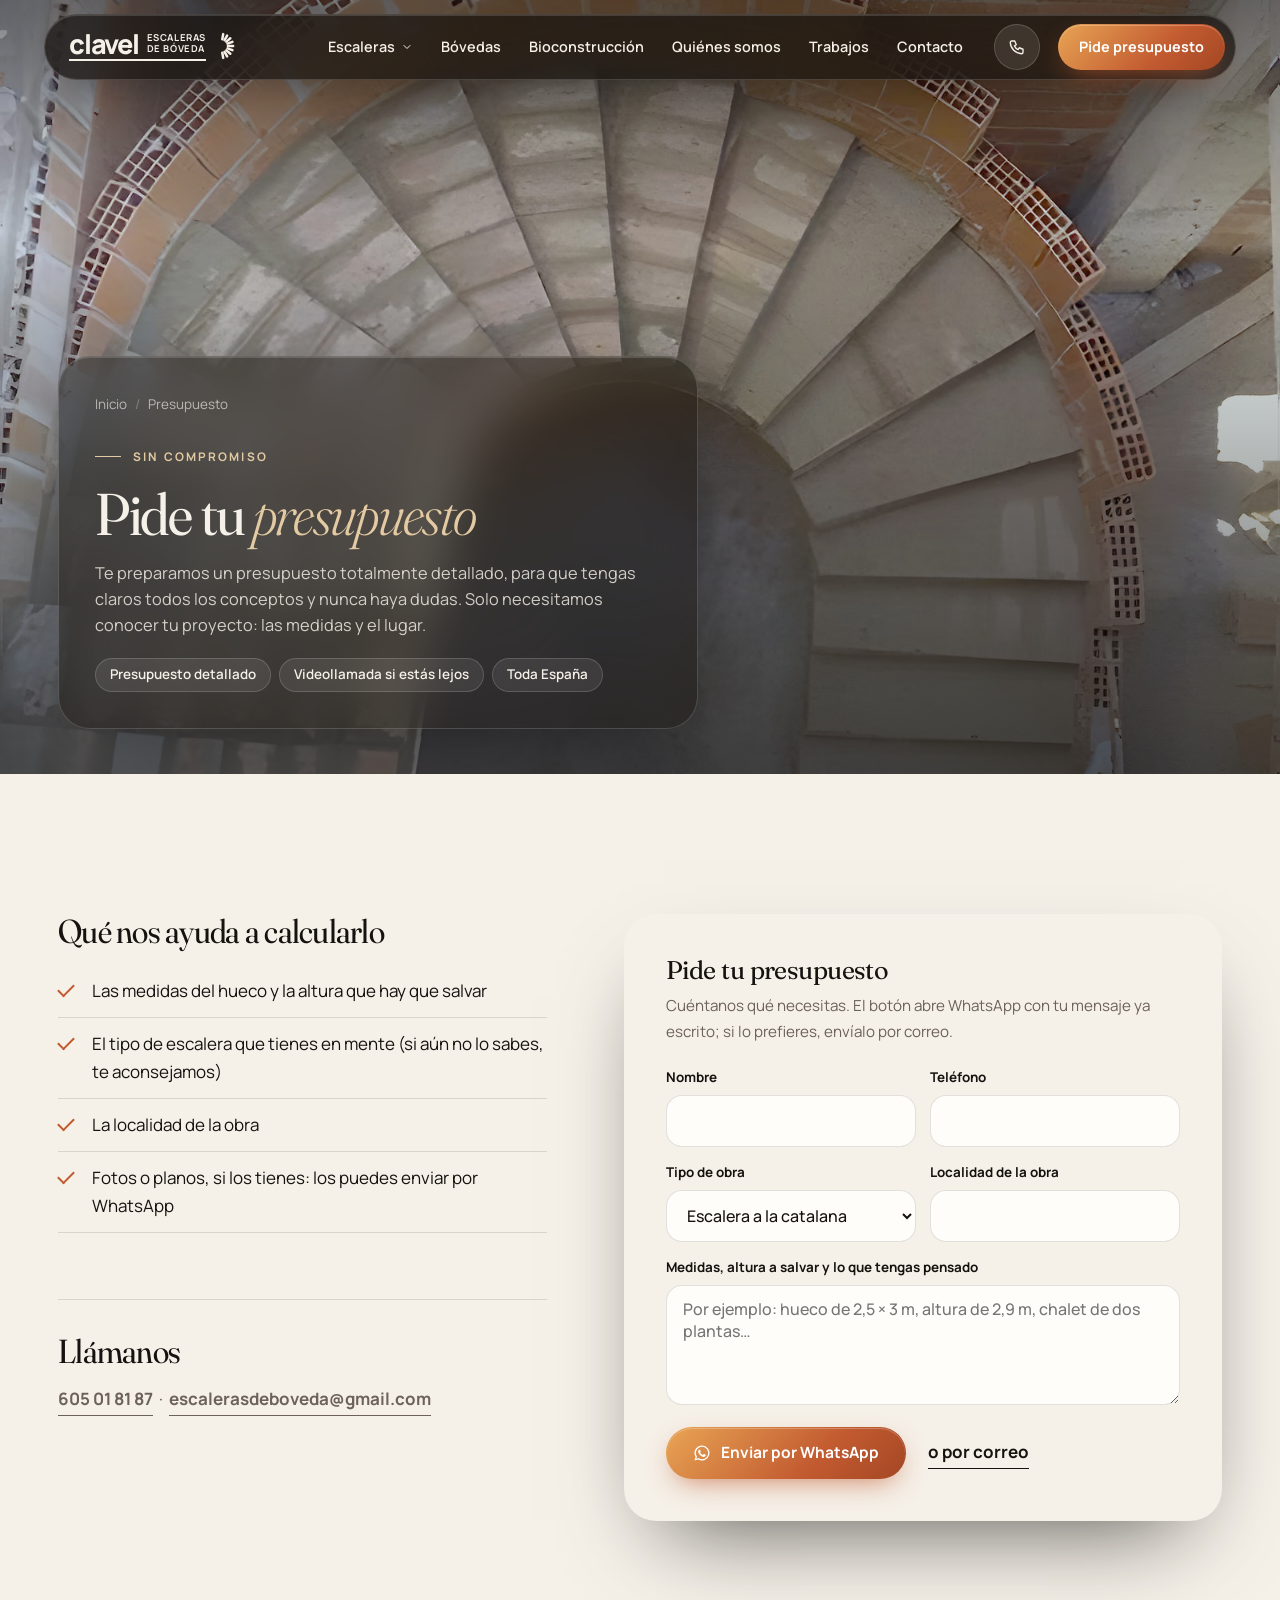
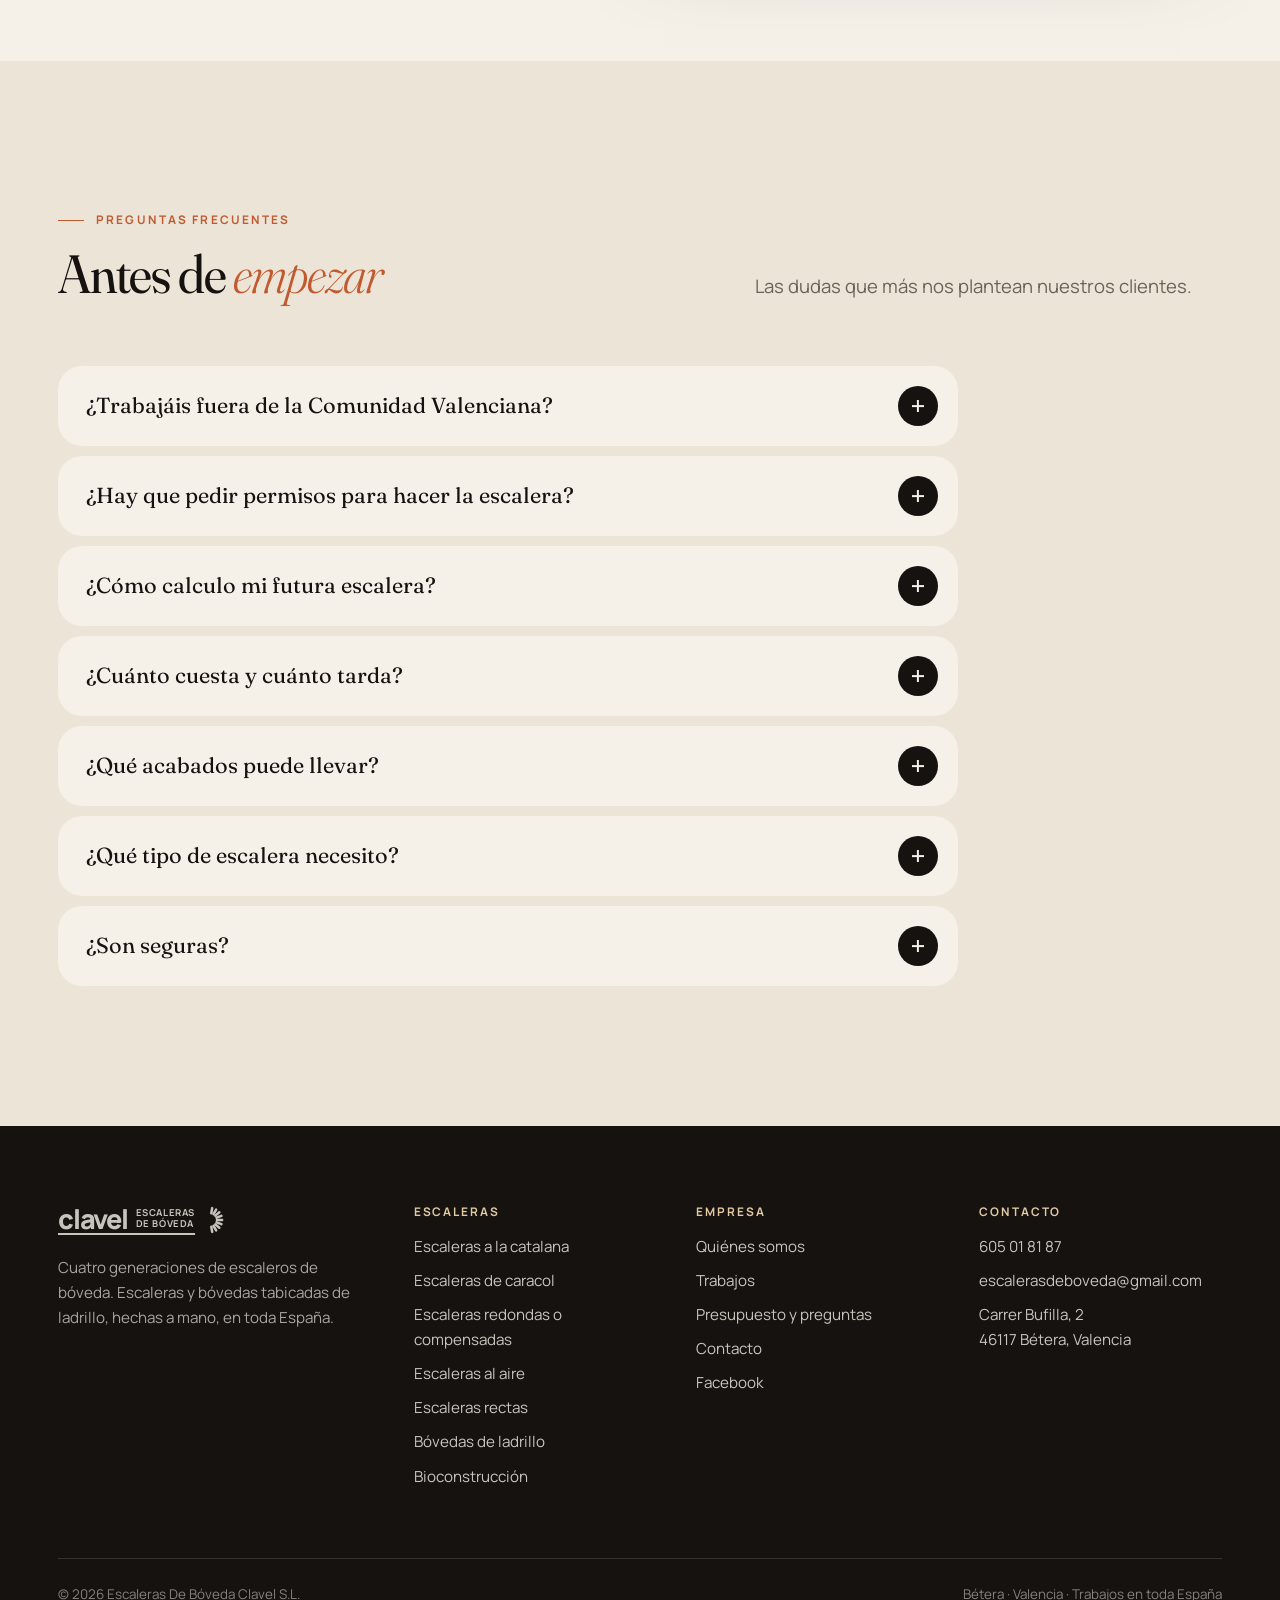
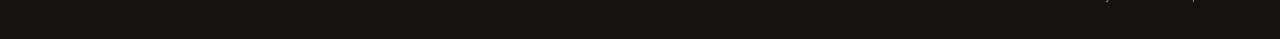
<file: presupuesto/index.html>
<!doctype html>
<html lang="es">
<head>
<meta charset="utf-8">
<meta name="viewport" content="width=device-width, initial-scale=1, viewport-fit=cover">
<title>Presupuesto de escaleras de bóveda y preguntas frecuentes | Escaleras Clavel</title>
<meta name="description" content="Pide presupuesto sin compromiso para tu escalera de bóveda o tu bóveda de ladrillo. Presupuesto detallado y respuestas a las preguntas más frecuentes.">
<link rel="canonical" href="https://nocodya-hue.github.io/escaleras-clavel/presupuesto/">
<meta name="theme-color" content="#151210">
<meta property="og:type" content="website"><meta property="og:locale" content="es_ES"><meta property="og:site_name" content="Escaleras Clavel">
<meta property="og:title" content="Presupuesto de escaleras de bóveda y preguntas frecuentes | Escaleras Clavel"><meta property="og:description" content="Pide presupuesto sin compromiso para tu escalera de bóveda o tu bóveda de ladrillo. Presupuesto detallado y respuestas a las preguntas más frecuentes."><meta property="og:url" content="https://nocodya-hue.github.io/escaleras-clavel/presupuesto/"><meta property="og:image" content="https://nocodya-hue.github.io/escaleras-clavel/media/compensada-cenital-1600.jpg">
<meta name="twitter:card" content="summary_large_image">
<link rel="icon" href="../favicon.svg" type="image/svg+xml"><link rel="icon" href="../favicon-32.png" sizes="32x32"><link rel="apple-touch-icon" href="../apple-touch-icon.png">
<link rel="preconnect" href="https://fonts.googleapis.com"><link rel="preconnect" href="https://fonts.gstatic.com" crossorigin>
<link rel="stylesheet" href="https://fonts.googleapis.com/css2?family=Fraunces:ital,opsz,wght,SOFT@0,9..144,300..600,0..100;1,9..144,300..600,0..100&family=Manrope:wght@400;500;600;700;800&display=swap">
<link rel="stylesheet" href="../css/estilo.css?v=mv84eg22">
<script type="application/ld+json">{"@context":"https://schema.org","@type":"BreadcrumbList","itemListElement":[{"@type":"ListItem","position":1,"name":"Inicio","item":"https://nocodya-hue.github.io/escaleras-clavel/"},{"@type":"ListItem","position":2,"name":"Presupuesto","item":"https://nocodya-hue.github.io/escaleras-clavel/presupuesto/"}]}</script>
<script type="application/ld+json">{"@context":"https://schema.org","@type":"FAQPage","mainEntity":[{"@type":"Question","name":"¿Trabajáis fuera de la Comunidad Valenciana?","acceptedAnswer":{"@type":"Answer","text":"Sí. Hemos hecho y hacemos trabajos por toda España, incluidas Baleares y Canarias. Estamos en Bétera (Valencia) y nos desplazamos sin problema. Si estás lejos, antes podemos tener una reunión por videollamada para conocernos."}},{"@type":"Question","name":"¿Hay que pedir permisos para hacer la escalera?","acceptedAnswer":{"@type":"Answer","text":"Por lo general, solo si la obra afecta a elementos comunes del edificio. Las obras que no alteran la seguridad, la estructura ni la configuración exterior no suelen necesitar la autorización de la comunidad de vecinos."}},{"@type":"Question","name":"¿Cómo calculo mi futura escalera?","acceptedAnswer":{"@type":"Answer","text":"Lo primero es el espacio que va a ocupar. Cuanto más espacio, más cómoda: las escaleras más cómodas tienen huellas de al menos 27 cm. Te ayudamos en una primera cita sin compromiso, por videollamada si estás fuera de la Comunidad Valenciana."}},{"@type":"Question","name":"¿Cuánto cuesta y cuánto tarda?","acceptedAnswer":{"@type":"Answer","text":"Depende de cada proyecto. Por eso lo estudiamos y planificamos al detalle desde el primer contacto: necesitamos conocer las medidas y el lugar. Somos directos y transparentes, y cumplimos los plazos que fijamos."}},{"@type":"Question","name":"¿Qué acabados puede llevar?","acceptedAnswer":{"@type":"Answer","text":"Mármol, piedra, acero, vidrio, moqueta o madera. Para el peldañeado la madera es la favorita: cómoda y fácil de limpiar, aunque pide algo de mantenimiento. Lo ideal es que armonice con las estancias de alrededor, o que haga contraste a propósito."}},{"@type":"Question","name":"¿Qué tipo de escalera necesito?","acceptedAnswer":{"@type":"Answer","text":"Hay tres grandes familias: rectas (de uno o varios tramos), curvas (circulares, ovaladas, elípticas o de caracol) y compensadas, que combinan tramos rectos y curvos con giro de 90° o de 180°. Cuéntanos tu espacio y te aconsejamos."}},{"@type":"Question","name":"¿Son seguras?","acceptedAnswer":{"@type":"Answer","text":"Llevamos cuatro generaciones haciendo escaleras en muchas regiones de España y no escatimamos ni en materiales ni en mano de obra. Si lo deseas, al terminar se puede hacer una prueba de carga (se presupuesta aparte)."}}]}</script>
</head>
<body>
<a class="salto" href="#contenido">Saltar al contenido</a>
<header class="cabecera siempre"><div class="envoltura cabecera__in">
  <a class="logo" href=".././" aria-label="Escaleras Clavel, inicio"><span class="logo__txt"><span class="logo__c">clavel</span><span class="logo__e">Escaleras<br>de bóveda</span></span><svg class="logo__i" viewBox="0 0 26 40" fill="currentColor" aria-hidden="true"><rect x="14" y="18.2" width="11" height="3.6" rx="1.8" transform="rotate(-80.0 6 20)"/><rect x="14" y="18.2" width="11" height="3.6" rx="1.8" transform="rotate(-60.0 6 20)"/><rect x="14" y="18.2" width="11" height="3.6" rx="1.8" transform="rotate(-40.0 6 20)"/><rect x="14" y="18.2" width="11" height="3.6" rx="1.8" transform="rotate(-20.0 6 20)"/><rect x="14" y="18.2" width="11" height="3.6" rx="1.8" transform="rotate(0.0 6 20)"/><rect x="14" y="18.2" width="11" height="3.6" rx="1.8" transform="rotate(20.0 6 20)"/><rect x="14" y="18.2" width="11" height="3.6" rx="1.8" transform="rotate(40.0 6 20)"/><rect x="14" y="18.2" width="11" height="3.6" rx="1.8" transform="rotate(60.0 6 20)"/><rect x="14" y="18.2" width="11" height="3.6" rx="1.8" transform="rotate(80.0 6 20)"/></svg></a>
  <nav class="nav" id="nav" aria-label="Principal">
    <div class="nav__grupo"><button type="button" aria-expanded="false">Escaleras <svg viewBox="0 0 24 24" fill="none" stroke="currentColor" stroke-width="2" stroke-linecap="round" stroke-linejoin="round" aria-hidden="true"><path d="m6 9 6 6 6-6"/></svg></button>
      <div class="nav__menu"><a href="../escalera-a-la-catalana/">A la catalana<span></span></a><a href="../escalera-de-caracol/">De caracol<span></span></a><a href="../escalera-compensada/">Compensada<span>y redondas</span></a><a href="../escalera-al-aire/">Al aire<span></span></a><a href="../escaleras-rectas/">Rectas<span></span></a></div></div>
    <a href="../bovedas/">Bóvedas</a>
    <a href="../bio-construccion/">Bioconstrucción</a>
    <a href="../quienes-somos/">Quiénes somos</a>
    <a href=".././#trabajos">Trabajos</a>
    <a href="../contacta/">Contacto</a>
  </nav>
  <a class="cabecera__tel" href="tel:+34605018187" aria-label="Llamar al 605 01 81 87" title="605 01 81 87"><svg viewBox="0 0 24 24" fill="none" stroke="currentColor" stroke-width="1.8" stroke-linecap="round" stroke-linejoin="round" aria-hidden="true"><path d="M5 4h4l2 5-2.5 1.5a11 11 0 0 0 5 5L15 13l5 2v4a2 2 0 0 1-2 2A16 16 0 0 1 3 6a2 2 0 0 1 2-2"/></svg></a>
  <a class="boton boton--lleno" href="../presupuesto/">Pide presupuesto</a>
  <button class="hamburguesa" type="button" aria-label="Menú" aria-controls="nav" aria-expanded="false"><span></span></button>
</div></header>
<main id="contenido">

<section class="cab-pagina claro">
  <picture><source type="image/avif" srcset="../media/compensada-cenital-640.avif 640w, ../media/compensada-cenital-1024.avif 1024w, ../media/compensada-cenital-1600.avif 1600w, ../media/compensada-cenital-2000.avif 2000w" sizes="100vw"><source type="image/webp" srcset="../media/compensada-cenital-640.webp 640w, ../media/compensada-cenital-1024.webp 1024w, ../media/compensada-cenital-1600.webp 1600w, ../media/compensada-cenital-2000.webp 2000w" sizes="100vw"><img src="../media/compensada-cenital-1024.webp" width="1024" height="682" alt="" fetchpriority="high" decoding="async"></picture>
  <div class="envoltura"><div class="cab-pagina__panel cristal">
    <ol class="migas"><li><a href="../">Inicio</a></li><li>Presupuesto</li></ol>
    <p class="cejilla">Sin compromiso</p>
    <h1>Pide tu <em>presupuesto</em></h1>
    <p class="entradilla">Te preparamos un presupuesto totalmente detallado, para que tengas claros todos los conceptos y nunca haya dudas. Solo necesitamos conocer tu proyecto: las medidas y el lugar.</p>
    <div class="chips"><span class="chip">Presupuesto detallado</span><span class="chip">Videollamada si estás lejos</span><span class="chip">Toda España</span></div>
    
  </div></div>
</section>
<section class="seccion"><div class="envoltura contacto">
  <div class="revela">
    <div class="bloque"><h2>Qué nos ayuda a calcularlo</h2><ul class="lista-check" style="margin-top:8px"><li>Las medidas del hueco y la altura que hay que salvar</li><li>El tipo de escalera que tienes en mente (si aún no lo sabes, te aconsejamos)</li><li>La localidad de la obra</li><li>Fotos o planos, si los tienes: los puedes enviar por WhatsApp</li></ul></div>
    <div class="bloque"><h2>Llámanos</h2><p><a class="enlace-flecha" href="tel:+34605018187">605 01 81 87</a> &nbsp;·&nbsp; <a class="enlace-flecha" href="mailto:escalerasdeboveda@gmail.com">escalerasdeboveda@gmail.com</a></p></div>
  </div>
  <div class="revela"><form class="formulario" data-whatsapp="34605018187" novalidate>
  <h3>Pide tu presupuesto</h3>
  <p>Cuéntanos qué necesitas. El botón abre WhatsApp con tu mensaje ya escrito; si lo prefieres, envíalo por correo.</p>
  <div class="campos">
    <div class="campo"><label for="f-nombre">Nombre</label><input id="f-nombre" name="nombre" autocomplete="name" required></div>
    <div class="campo"><label for="f-tel">Teléfono</label><input id="f-tel" name="telefono" type="tel" autocomplete="tel" inputmode="tel" required></div>
    <div class="campo"><label for="f-tipo">Tipo de obra</label><select id="f-tipo" name="tipo"><option>Escalera a la catalana</option><option>Escalera de caracol</option><option>Escalera compensada o redonda</option><option>Escalera al aire</option><option>Escalera recta</option><option>Bóveda</option><option>Bioconstrucción</option><option>Aún no lo sé</option></select></div>
    <div class="campo"><label for="f-lugar">Localidad de la obra</label><input id="f-lugar" name="lugar" autocomplete="address-level2"></div>
    <div class="campo campo--ancho"><label for="f-msg">Medidas, altura a salvar y lo que tengas pensado</label><textarea id="f-msg" name="mensaje" placeholder="Por ejemplo: hueco de 2,5 × 3 m, altura de 2,9 m, chalet de dos plantas…"></textarea></div>
  </div>
  <div class="formulario__pie"><button class="boton boton--lleno" type="submit"><svg viewBox="0 0 24 24" fill="currentColor" aria-hidden="true"><path d="M12 2a10 10 0 0 0-8.6 15.1L2 22l5-1.3A10 10 0 1 0 12 2zm0 18.2a8.2 8.2 0 0 1-4.2-1.2l-.3-.2-3 .8.8-2.9-.2-.3A8.2 8.2 0 1 1 12 20.2zm4.5-6.1c-.2-.1-1.5-.7-1.7-.8s-.4-.1-.6.1-.6.8-.8 1-.3.2-.5.1a6.7 6.7 0 0 1-3.3-2.9c-.2-.4.2-.4.7-1.3.1-.2 0-.3 0-.4l-.8-1.8c-.2-.5-.4-.4-.6-.4h-.5a.9.9 0 0 0-.7.3 2.8 2.8 0 0 0-.9 2.1 4.9 4.9 0 0 0 1 2.6 11.2 11.2 0 0 0 4.3 3.8c1.6.7 2.2.8 3 .6a2.5 2.5 0 0 0 1.7-1.2 2 2 0 0 0 .1-1.2c0-.1-.2-.2-.4-.3z"/></svg>Enviar por WhatsApp</button><a class="enlace-flecha" href="mailto:escalerasdeboveda@gmail.com" data-correo="escalerasdeboveda@gmail.com">o por correo</a></div>
</form></div>
</div></section>
<section class="seccion seccion--hueso" id="preguntas"><div class="envoltura">
  <div class="cabeza revela"><div><p class="cejilla">Preguntas frecuentes</p><h2>Antes de <em>empezar</em></h2></div><p class="entradilla">Las dudas que más nos plantean nuestros clientes.</p></div>
  <div class="faq revela"><details><summary>¿Trabajáis fuera de la Comunidad Valenciana?<i></i></summary><p>Sí. Hemos hecho y hacemos trabajos por toda España, incluidas Baleares y Canarias. Estamos en Bétera (Valencia) y nos desplazamos sin problema. Si estás lejos, antes podemos tener una reunión por videollamada para conocernos.</p></details><details><summary>¿Hay que pedir permisos para hacer la escalera?<i></i></summary><p>Por lo general, solo si la obra afecta a elementos comunes del edificio. Las obras que no alteran la seguridad, la estructura ni la configuración exterior no suelen necesitar la autorización de la comunidad de vecinos.</p></details><details><summary>¿Cómo calculo mi futura escalera?<i></i></summary><p>Lo primero es el espacio que va a ocupar. Cuanto más espacio, más cómoda: las escaleras más cómodas tienen huellas de al menos 27 cm. Te ayudamos en una primera cita sin compromiso, por videollamada si estás fuera de la Comunidad Valenciana.</p></details><details><summary>¿Cuánto cuesta y cuánto tarda?<i></i></summary><p>Depende de cada proyecto. Por eso lo estudiamos y planificamos al detalle desde el primer contacto: necesitamos conocer las medidas y el lugar. Somos directos y transparentes, y cumplimos los plazos que fijamos.</p></details><details><summary>¿Qué acabados puede llevar?<i></i></summary><p>Mármol, piedra, acero, vidrio, moqueta o madera. Para el peldañeado la madera es la favorita: cómoda y fácil de limpiar, aunque pide algo de mantenimiento. Lo ideal es que armonice con las estancias de alrededor, o que haga contraste a propósito.</p></details><details><summary>¿Qué tipo de escalera necesito?<i></i></summary><p>Hay tres grandes familias: rectas (de uno o varios tramos), curvas (circulares, ovaladas, elípticas o de caracol) y compensadas, que combinan tramos rectos y curvos con giro de 90° o de 180°. Cuéntanos tu espacio y te aconsejamos.</p></details><details><summary>¿Son seguras?<i></i></summary><p>Llevamos cuatro generaciones haciendo escaleras en muchas regiones de España y no escatimamos ni en materiales ni en mano de obra. Si lo deseas, al terminar se puede hacer una prueba de carga (se presupuesta aparte).</p></details></div>
</div></section>
</main>
<footer class="pie"><div class="envoltura">
  <div class="pie__in">
    <div><a class="logo" href=".././" aria-label="Escaleras Clavel, inicio"><span class="logo__txt"><span class="logo__c">clavel</span><span class="logo__e">Escaleras<br>de bóveda</span></span><svg class="logo__i" viewBox="0 0 26 40" fill="currentColor" aria-hidden="true"><rect x="14" y="18.2" width="11" height="3.6" rx="1.8" transform="rotate(-80.0 6 20)"/><rect x="14" y="18.2" width="11" height="3.6" rx="1.8" transform="rotate(-60.0 6 20)"/><rect x="14" y="18.2" width="11" height="3.6" rx="1.8" transform="rotate(-40.0 6 20)"/><rect x="14" y="18.2" width="11" height="3.6" rx="1.8" transform="rotate(-20.0 6 20)"/><rect x="14" y="18.2" width="11" height="3.6" rx="1.8" transform="rotate(0.0 6 20)"/><rect x="14" y="18.2" width="11" height="3.6" rx="1.8" transform="rotate(20.0 6 20)"/><rect x="14" y="18.2" width="11" height="3.6" rx="1.8" transform="rotate(40.0 6 20)"/><rect x="14" y="18.2" width="11" height="3.6" rx="1.8" transform="rotate(60.0 6 20)"/><rect x="14" y="18.2" width="11" height="3.6" rx="1.8" transform="rotate(80.0 6 20)"/></svg></a><p>Cuatro generaciones de escaleros de bóveda. Escaleras y bóvedas tabicadas de ladrillo, hechas a mano, en toda España.</p></div>
    <div><h4>Escaleras</h4><ul><li><a href="../escalera-a-la-catalana/">Escaleras a la catalana</a></li><li><a href="../escalera-de-caracol/">Escaleras de caracol</a></li><li><a href="../escalera-compensada/">Escaleras redondas o compensadas</a></li><li><a href="../escalera-al-aire/">Escaleras al aire</a></li><li><a href="../escaleras-rectas/">Escaleras rectas</a></li><li><a href="../bovedas/">Bóvedas de ladrillo</a></li><li><a href="../bio-construccion/">Bioconstrucción</a></li></ul></div>
    <div><h4>Empresa</h4><ul><li><a href="../quienes-somos/">Quiénes somos</a></li><li><a href=".././#trabajos">Trabajos</a></li><li><a href="../presupuesto/">Presupuesto y preguntas</a></li><li><a href="../contacta/">Contacto</a></li><li><a href="https://www.facebook.com/escaleras.clavel" rel="noopener" target="_blank">Facebook</a></li></ul></div>
    <div><h4>Contacto</h4><ul><li><a href="tel:+34605018187">605 01 81 87</a></li><li><a href="mailto:escalerasdeboveda@gmail.com">escalerasdeboveda@gmail.com</a></li><li><a href="https://www.google.com/maps/place/Escaleras+De+B%C3%B3veda+Clavel+S.L/@39.5865289,-0.4533628,17z/data=!4m6!3m5!1s0xd605cb5b30f424f:0x8669ec92eb9307c!8m2!3d39.5865289!4d-0.4533628!16s%2Fg%2F11b6_h3qbk" rel="noopener" target="_blank">Carrer Bufilla, 2<br>46117 Bétera, Valencia</a></li></ul></div>
  </div>
  <div class="pie__legal"><span>© <span data-anio>2026</span> Escaleras De Bóveda Clavel S.L.</span><span>Bétera · Valencia · Trabajos en toda España</span></div>
</div></footer>
<nav class="barra-movil" aria-label="Accesos rápidos"><button type="button" class="bm-menu" aria-label="Menú"><svg viewBox="0 0 24 24" fill="none" stroke="currentColor" stroke-width="1.8" stroke-linecap="round" aria-hidden="true"><path d="M4 7h16M4 12h16M4 17h16"/></svg></button><a href="tel:+34605018187" aria-label="Llamar"><svg viewBox="0 0 24 24" fill="none" stroke="currentColor" stroke-width="1.8" stroke-linecap="round" stroke-linejoin="round" aria-hidden="true"><path d="M5 4h4l2 5-2.5 1.5a11 11 0 0 0 5 5L15 13l5 2v4a2 2 0 0 1-2 2A16 16 0 0 1 3 6a2 2 0 0 1 2-2"/></svg></a><a class="bm-centro" href="../presupuesto/" aria-label="Pide presupuesto"><svg viewBox="0 0 100 100" aria-hidden="true"><g fill="currentColor"><rect x="67" y="45.5" width="29" height="9" rx="4.5" transform="rotate(0.0 50 50)"/><rect x="67" y="45.5" width="29" height="9" rx="4.5" transform="rotate(22.5 50 50)"/><rect x="67" y="45.5" width="29" height="9" rx="4.5" transform="rotate(45.0 50 50)"/><rect x="67" y="45.5" width="29" height="9" rx="4.5" transform="rotate(67.5 50 50)"/><rect x="67" y="45.5" width="29" height="9" rx="4.5" transform="rotate(90.0 50 50)"/><rect x="67" y="45.5" width="29" height="9" rx="4.5" transform="rotate(112.5 50 50)"/><rect x="67" y="45.5" width="29" height="9" rx="4.5" transform="rotate(135.0 50 50)"/><rect x="67" y="45.5" width="29" height="9" rx="4.5" transform="rotate(157.5 50 50)"/><rect x="67" y="45.5" width="29" height="9" rx="4.5" transform="rotate(180.0 50 50)"/><rect x="67" y="45.5" width="29" height="9" rx="4.5" transform="rotate(202.5 50 50)"/><rect x="67" y="45.5" width="29" height="9" rx="4.5" transform="rotate(225.0 50 50)"/><rect x="67" y="45.5" width="29" height="9" rx="4.5" transform="rotate(247.5 50 50)"/><rect x="67" y="45.5" width="29" height="9" rx="4.5" transform="rotate(270.0 50 50)"/><rect x="67" y="45.5" width="29" height="9" rx="4.5" transform="rotate(292.5 50 50)"/><rect x="67" y="45.5" width="29" height="9" rx="4.5" transform="rotate(315.0 50 50)"/><rect x="67" y="45.5" width="29" height="9" rx="4.5" transform="rotate(337.5 50 50)"/></g></svg></a><a href="https://wa.me/34605018187" rel="noopener" target="_blank" aria-label="WhatsApp"><svg viewBox="0 0 24 24" fill="currentColor" aria-hidden="true"><path d="M12 2a10 10 0 0 0-8.6 15.1L2 22l5-1.3A10 10 0 1 0 12 2zm0 18.2a8.2 8.2 0 0 1-4.2-1.2l-.3-.2-3 .8.8-2.9-.2-.3A8.2 8.2 0 1 1 12 20.2zm4.5-6.1c-.2-.1-1.5-.7-1.7-.8s-.4-.1-.6.1-.6.8-.8 1-.3.2-.5.1a6.7 6.7 0 0 1-3.3-2.9c-.2-.4.2-.4.7-1.3.1-.2 0-.3 0-.4l-.8-1.8c-.2-.5-.4-.4-.6-.4h-.5a.9.9 0 0 0-.7.3 2.8 2.8 0 0 0-.9 2.1 4.9 4.9 0 0 0 1 2.6 11.2 11.2 0 0 0 4.3 3.8c1.6.7 2.2.8 3 .6a2.5 2.5 0 0 0 1.7-1.2 2 2 0 0 0 .1-1.2c0-.1-.2-.2-.4-.3z"/></svg></a><a href=".././#trabajos" aria-label="Trabajos"><svg viewBox="0 0 24 24" fill="none" stroke="currentColor" stroke-width="1.8" stroke-linecap="round" stroke-linejoin="round" aria-hidden="true"><rect x="3" y="3" width="7" height="7" rx="2"/><rect x="14" y="3" width="7" height="7" rx="2"/><rect x="3" y="14" width="7" height="7" rx="2"/><rect x="14" y="14" width="7" height="7" rx="2"/></svg></a></nav>
<div class="visor" role="dialog" aria-modal="true" aria-label="Foto ampliada"><img alt=""><p></p><button class="visor__cerrar circulo" type="button" aria-label="Cerrar"><svg viewBox="0 0 24 24" fill="none" stroke="currentColor" stroke-width="2" stroke-linecap="round" aria-hidden="true"><path d="M6 6l12 12M18 6 6 18"/></svg></button><button class="visor__ant circulo" type="button" aria-label="Anterior"><svg viewBox="0 0 24 24" fill="none" stroke="currentColor" stroke-width="2" stroke-linecap="round" stroke-linejoin="round" aria-hidden="true"><path d="m15 6-6 6 6 6"/></svg></button><button class="visor__sig circulo" type="button" aria-label="Siguiente"><svg viewBox="0 0 24 24" fill="none" stroke="currentColor" stroke-width="2" stroke-linecap="round" stroke-linejoin="round" aria-hidden="true"><path d="m9 6 6 6-6 6"/></svg></button></div>
<script src="../js/main.js?v=mv84eg22" defer></script>
</body>
</html>
</file>
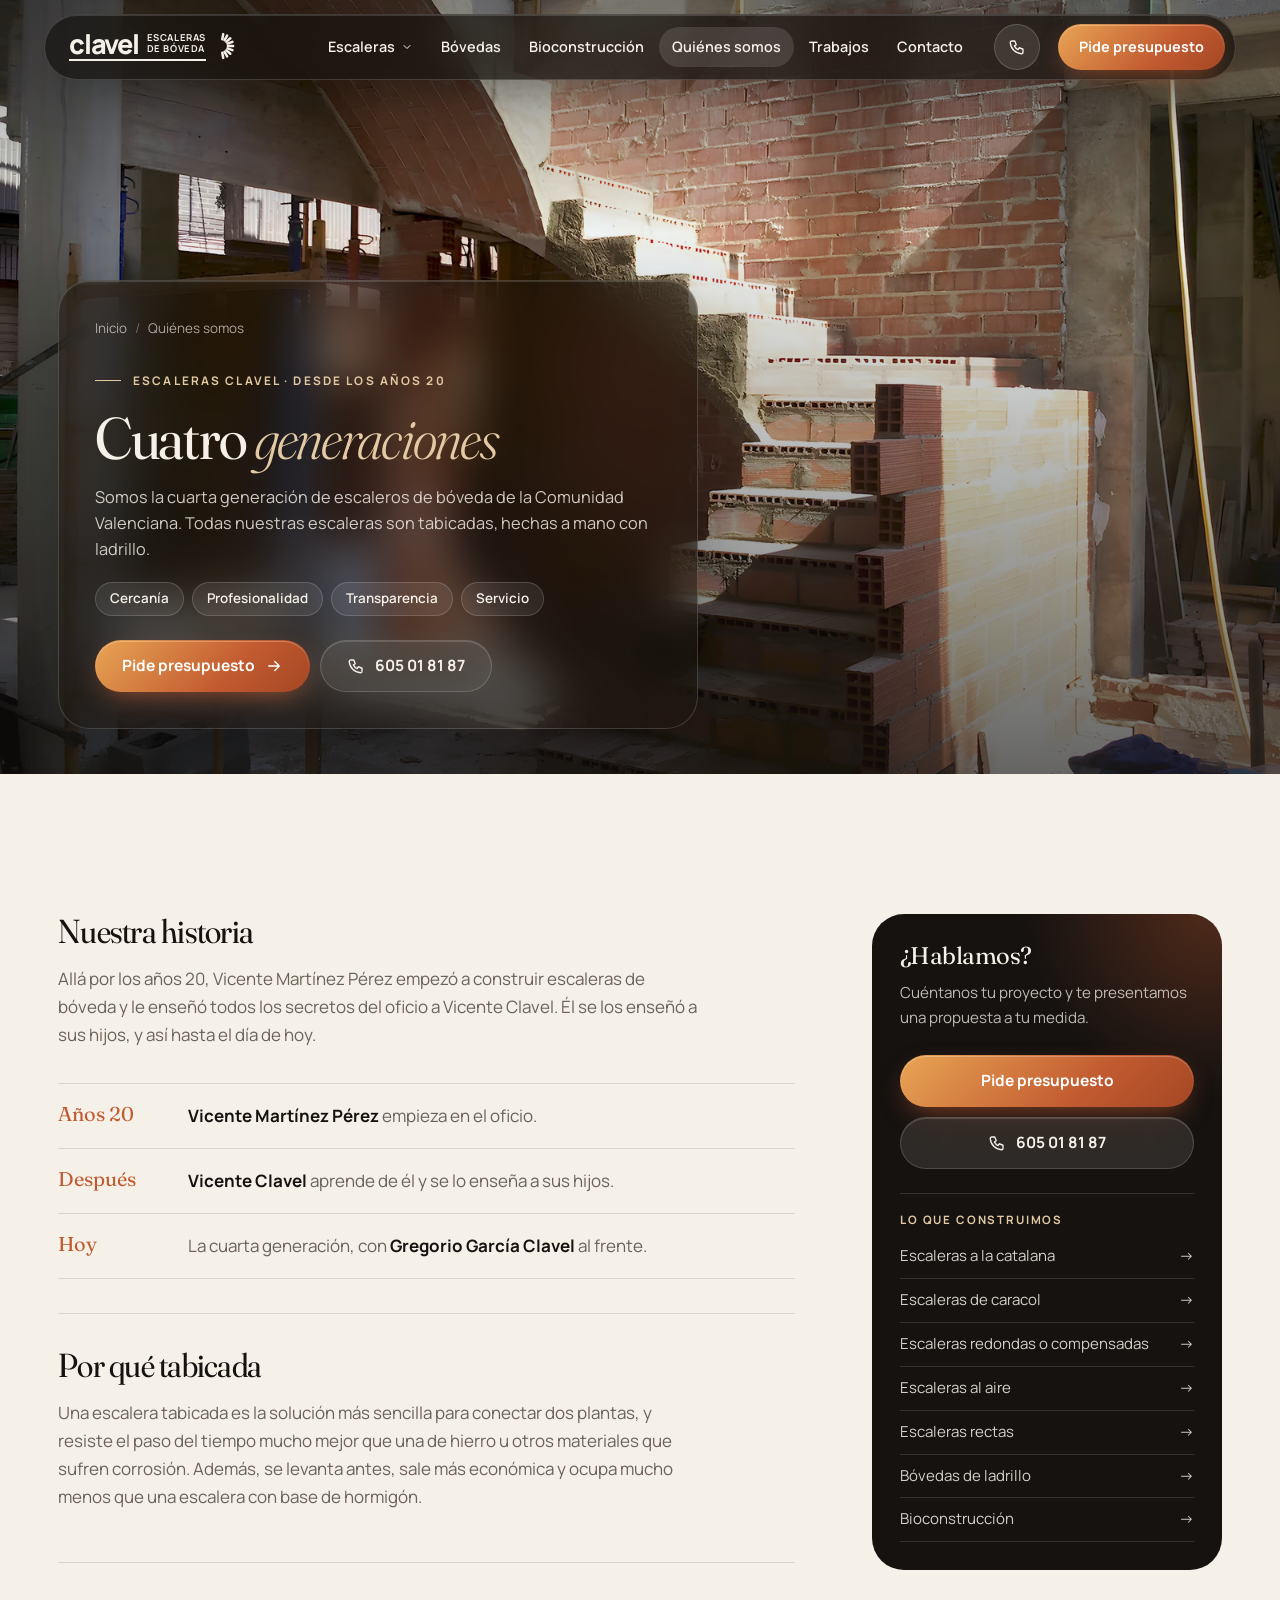
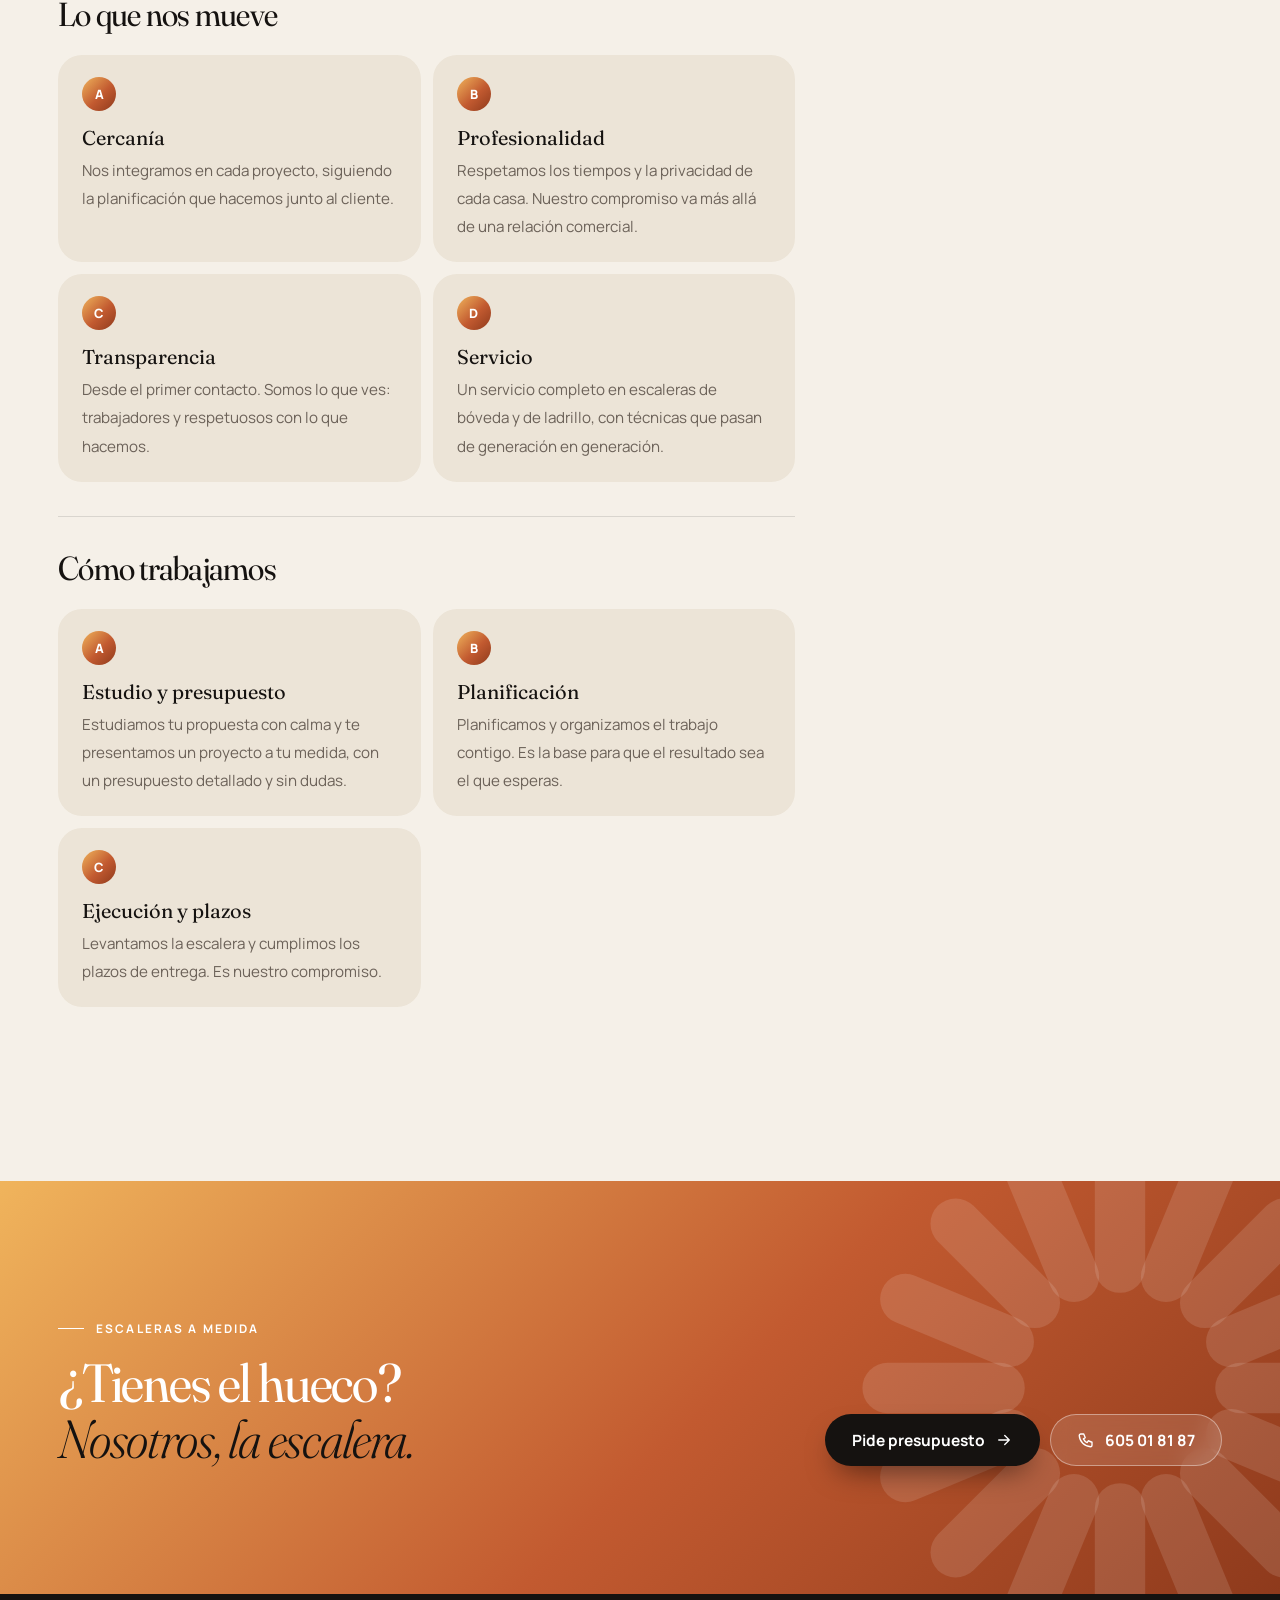
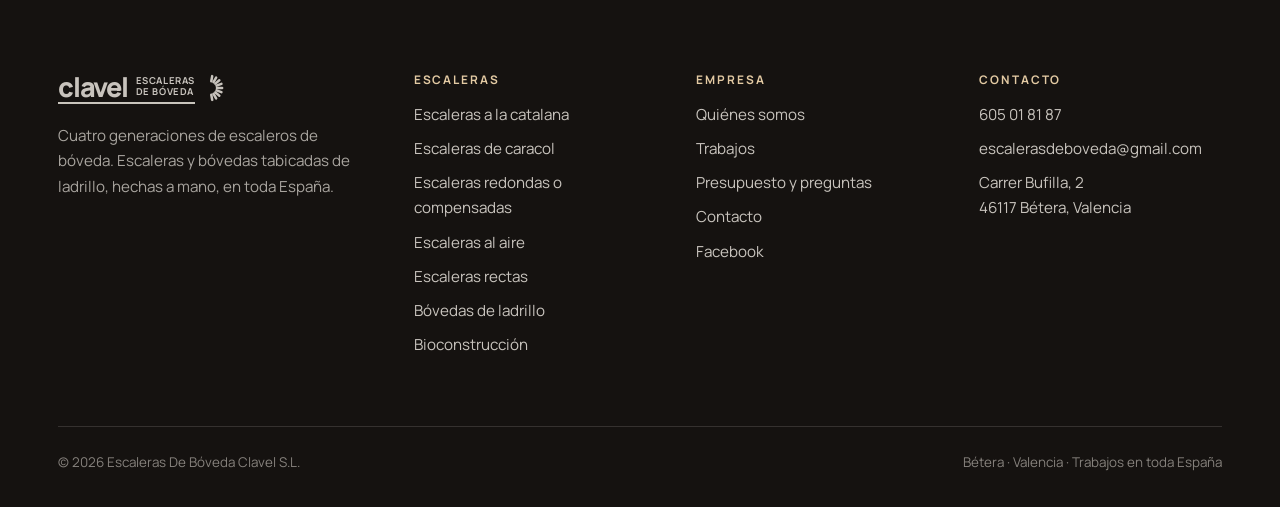
<file: quienes-somos/index.html>
<!doctype html>
<html lang="es">
<head>
<meta charset="utf-8">
<meta name="viewport" content="width=device-width, initial-scale=1, viewport-fit=cover">
<title>Quiénes somos: cuatro generaciones de escaleros | Escaleras Clavel</title>
<meta name="description" content="Desde los años 20, cuatro generaciones de escaleros de bóveda: de Vicente Martínez Pérez a Vicente Clavel y sus hijos, hasta hoy. Escaleras tabicadas hechas a mano en Bétera (Valencia).">
<link rel="canonical" href="https://nocodya-hue.github.io/escaleras-clavel/quienes-somos/">
<meta name="theme-color" content="#151210">
<meta property="og:type" content="website"><meta property="og:locale" content="es_ES"><meta property="og:site_name" content="Escaleras Clavel">
<meta property="og:title" content="Quiénes somos: cuatro generaciones de escaleros | Escaleras Clavel"><meta property="og:description" content="Desde los años 20, cuatro generaciones de escaleros de bóveda: de Vicente Martínez Pérez a Vicente Clavel y sus hijos, hasta hoy. Escaleras tabicadas hechas a mano en Bétera (Valencia)."><meta property="og:url" content="https://nocodya-hue.github.io/escaleras-clavel/quienes-somos/"><meta property="og:image" content="https://nocodya-hue.github.io/escaleras-clavel/media/escalera-en-obra-1600.jpg">
<meta name="twitter:card" content="summary_large_image">
<link rel="icon" href="../favicon.svg" type="image/svg+xml"><link rel="icon" href="../favicon-32.png" sizes="32x32"><link rel="apple-touch-icon" href="../apple-touch-icon.png">
<link rel="preconnect" href="https://fonts.googleapis.com"><link rel="preconnect" href="https://fonts.gstatic.com" crossorigin>
<link rel="stylesheet" href="https://fonts.googleapis.com/css2?family=Fraunces:ital,opsz,wght,SOFT@0,9..144,300..600,0..100;1,9..144,300..600,0..100&family=Manrope:wght@400;500;600;700;800&display=swap">
<link rel="stylesheet" href="../css/estilo.css?v=mv84eg22">
<script type="application/ld+json">{"@context":"https://schema.org","@type":"BreadcrumbList","itemListElement":[{"@type":"ListItem","position":1,"name":"Inicio","item":"https://nocodya-hue.github.io/escaleras-clavel/"},{"@type":"ListItem","position":2,"name":"Quiénes somos","item":"https://nocodya-hue.github.io/escaleras-clavel/quienes-somos/"}]}</script>
</head>
<body>
<a class="salto" href="#contenido">Saltar al contenido</a>
<header class="cabecera siempre"><div class="envoltura cabecera__in">
  <a class="logo" href=".././" aria-label="Escaleras Clavel, inicio"><span class="logo__txt"><span class="logo__c">clavel</span><span class="logo__e">Escaleras<br>de bóveda</span></span><svg class="logo__i" viewBox="0 0 26 40" fill="currentColor" aria-hidden="true"><rect x="14" y="18.2" width="11" height="3.6" rx="1.8" transform="rotate(-80.0 6 20)"/><rect x="14" y="18.2" width="11" height="3.6" rx="1.8" transform="rotate(-60.0 6 20)"/><rect x="14" y="18.2" width="11" height="3.6" rx="1.8" transform="rotate(-40.0 6 20)"/><rect x="14" y="18.2" width="11" height="3.6" rx="1.8" transform="rotate(-20.0 6 20)"/><rect x="14" y="18.2" width="11" height="3.6" rx="1.8" transform="rotate(0.0 6 20)"/><rect x="14" y="18.2" width="11" height="3.6" rx="1.8" transform="rotate(20.0 6 20)"/><rect x="14" y="18.2" width="11" height="3.6" rx="1.8" transform="rotate(40.0 6 20)"/><rect x="14" y="18.2" width="11" height="3.6" rx="1.8" transform="rotate(60.0 6 20)"/><rect x="14" y="18.2" width="11" height="3.6" rx="1.8" transform="rotate(80.0 6 20)"/></svg></a>
  <nav class="nav" id="nav" aria-label="Principal">
    <div class="nav__grupo"><button type="button" aria-expanded="false">Escaleras <svg viewBox="0 0 24 24" fill="none" stroke="currentColor" stroke-width="2" stroke-linecap="round" stroke-linejoin="round" aria-hidden="true"><path d="m6 9 6 6 6-6"/></svg></button>
      <div class="nav__menu"><a href="../escalera-a-la-catalana/">A la catalana<span></span></a><a href="../escalera-de-caracol/">De caracol<span></span></a><a href="../escalera-compensada/">Compensada<span>y redondas</span></a><a href="../escalera-al-aire/">Al aire<span></span></a><a href="../escaleras-rectas/">Rectas<span></span></a></div></div>
    <a href="../bovedas/">Bóvedas</a>
    <a href="../bio-construccion/">Bioconstrucción</a>
    <a href="../quienes-somos/" aria-current="page">Quiénes somos</a>
    <a href=".././#trabajos">Trabajos</a>
    <a href="../contacta/">Contacto</a>
  </nav>
  <a class="cabecera__tel" href="tel:+34605018187" aria-label="Llamar al 605 01 81 87" title="605 01 81 87"><svg viewBox="0 0 24 24" fill="none" stroke="currentColor" stroke-width="1.8" stroke-linecap="round" stroke-linejoin="round" aria-hidden="true"><path d="M5 4h4l2 5-2.5 1.5a11 11 0 0 0 5 5L15 13l5 2v4a2 2 0 0 1-2 2A16 16 0 0 1 3 6a2 2 0 0 1 2-2"/></svg></a>
  <a class="boton boton--lleno" href="../presupuesto/">Pide presupuesto</a>
  <button class="hamburguesa" type="button" aria-label="Menú" aria-controls="nav" aria-expanded="false"><span></span></button>
</div></header>
<main id="contenido">

<section class="cab-pagina claro">
  <picture><source type="image/avif" srcset="../media/escalera-en-obra-640.avif 640w, ../media/escalera-en-obra-1024.avif 1024w, ../media/escalera-en-obra-1600.avif 1600w, ../media/escalera-en-obra-2400.avif 2400w, ../media/escalera-en-obra-3200.avif 3200w" sizes="100vw"><source type="image/webp" srcset="../media/escalera-en-obra-640.webp 640w, ../media/escalera-en-obra-1024.webp 1024w, ../media/escalera-en-obra-1600.webp 1600w, ../media/escalera-en-obra-2400.webp 2400w, ../media/escalera-en-obra-3200.webp 3200w" sizes="100vw"><img src="../media/escalera-en-obra-1024.webp" width="1024" height="768" alt="" fetchpriority="high" decoding="async"></picture>
  <div class="envoltura"><div class="cab-pagina__panel cristal">
    <ol class="migas"><li><a href="../">Inicio</a></li><li>Quiénes somos</li></ol>
    <p class="cejilla">Escaleras Clavel · Desde los años 20</p>
    <h1>Cuatro <em>generaciones</em></h1>
    <p class="entradilla">Somos la cuarta generación de escaleros de bóveda de la Comunidad Valenciana. Todas nuestras escaleras son tabicadas, hechas a mano con ladrillo.</p>
    <div class="chips"><span class="chip">Cercanía</span><span class="chip">Profesionalidad</span><span class="chip">Transparencia</span><span class="chip">Servicio</span></div>
    <div class="portada__botones"><a class="boton boton--lleno" href="../presupuesto/">Pide presupuesto <svg viewBox="0 0 24 24" fill="none" stroke="currentColor" stroke-width="1.8" stroke-linecap="round" stroke-linejoin="round" aria-hidden="true"><path d="M5 12h14M13 6l6 6-6 6"/></svg></a><a class="boton boton--cristal" href="tel:+34605018187"><svg viewBox="0 0 24 24" fill="none" stroke="currentColor" stroke-width="1.8" stroke-linecap="round" stroke-linejoin="round" aria-hidden="true"><path d="M5 4h4l2 5-2.5 1.5a11 11 0 0 0 5 5L15 13l5 2v4a2 2 0 0 1-2 2A16 16 0 0 1 3 6a2 2 0 0 1 2-2"/></svg>605 01 81 87</a></div>
  </div></div>
</section>
<section class="seccion"><div class="envoltura cuerpo">
  <div>
    <div class="bloque revela"><h2>Nuestra historia</h2><p>Allá por los años 20, Vicente Martínez Pérez empezó a construir escaleras de bóveda y le enseñó todos los secretos del oficio a Vicente Clavel. Él se los enseñó a sus hijos, y así hasta el día de hoy.</p><ol class="linea-tiempo"><li><b>Años 20</b><span><strong>Vicente Martínez Pérez</strong> empieza en el oficio.</span></li><li><b>Después</b><span><strong>Vicente Clavel</strong> aprende de él y se lo enseña a sus hijos.</span></li><li><b>Hoy</b><span>La cuarta generación, con <strong>Gregorio García Clavel</strong> al frente.</span></li></ol></div>
    <div class="bloque revela"><h2>Por qué tabicada</h2><p>Una escalera tabicada es la solución más sencilla para conectar dos plantas, y resiste el paso del tiempo mucho mejor que una de hierro u otros materiales que sufren corrosión. Además, se levanta antes, sale más económica y ocupa mucho menos que una escalera con base de hormigón.</p></div>
    <div class="bloque revela"><h2>Lo que nos mueve</h2><ol class="variantes">
      <li><b>Cercanía</b><span>Nos integramos en cada proyecto, siguiendo la planificación que hacemos junto al cliente.</span></li>
      <li><b>Profesionalidad</b><span>Respetamos los tiempos y la privacidad de cada casa. Nuestro compromiso va más allá de una relación comercial.</span></li>
      <li><b>Transparencia</b><span>Desde el primer contacto. Somos lo que ves: trabajadores y respetuosos con lo que hacemos.</span></li>
      <li><b>Servicio</b><span>Un servicio completo en escaleras de bóveda y de ladrillo, con técnicas que pasan de generación en generación.</span></li>
    </ol></div>
    <div class="bloque revela"><h2>Cómo trabajamos</h2><ol class="variantes"><li><b>Estudio y presupuesto</b><span>Estudiamos tu propuesta con calma y te presentamos un proyecto a tu medida, con un presupuesto detallado y sin dudas.</span></li><li><b>Planificación</b><span>Planificamos y organizamos el trabajo contigo. Es la base para que el resultado sea el que esperas.</span></li><li><b>Ejecución y plazos</b><span>Levantamos la escalera y cumplimos los plazos de entrega. Es nuestro compromiso.</span></li></ol></div>
  </div>
  <aside class="lateral"><h3>¿Hablamos?</h3><p>Cuéntanos tu proyecto y te presentamos una propuesta a tu medida.</p><a class="boton boton--lleno" href="../presupuesto/">Pide presupuesto</a><a class="boton boton--cristal" href="tel:+34605018187"><svg viewBox="0 0 24 24" fill="none" stroke="currentColor" stroke-width="1.8" stroke-linecap="round" stroke-linejoin="round" aria-hidden="true"><path d="M5 4h4l2 5-2.5 1.5a11 11 0 0 0 5 5L15 13l5 2v4a2 2 0 0 1-2 2A16 16 0 0 1 3 6a2 2 0 0 1 2-2"/></svg>605 01 81 87</a>
  <div class="lateral__otros"><h4>Lo que construimos</h4><a href="../escalera-a-la-catalana/">Escaleras a la catalana <span>→</span></a><a href="../escalera-de-caracol/">Escaleras de caracol <span>→</span></a><a href="../escalera-compensada/">Escaleras redondas o compensadas <span>→</span></a><a href="../escalera-al-aire/">Escaleras al aire <span>→</span></a><a href="../escaleras-rectas/">Escaleras rectas <span>→</span></a><a href="../bovedas/">Bóvedas de ladrillo <span>→</span></a><a href="../bio-construccion/">Bioconstrucción <span>→</span></a></div></aside>
</div></section>
<section class="llamada"><svg class="llamada__abanico" viewBox="0 0 100 100" aria-hidden="true"><g fill="currentColor"><rect x="67" y="45.5" width="29" height="9" rx="4.5" transform="rotate(0.0 50 50)"/><rect x="67" y="45.5" width="29" height="9" rx="4.5" transform="rotate(22.5 50 50)"/><rect x="67" y="45.5" width="29" height="9" rx="4.5" transform="rotate(45.0 50 50)"/><rect x="67" y="45.5" width="29" height="9" rx="4.5" transform="rotate(67.5 50 50)"/><rect x="67" y="45.5" width="29" height="9" rx="4.5" transform="rotate(90.0 50 50)"/><rect x="67" y="45.5" width="29" height="9" rx="4.5" transform="rotate(112.5 50 50)"/><rect x="67" y="45.5" width="29" height="9" rx="4.5" transform="rotate(135.0 50 50)"/><rect x="67" y="45.5" width="29" height="9" rx="4.5" transform="rotate(157.5 50 50)"/><rect x="67" y="45.5" width="29" height="9" rx="4.5" transform="rotate(180.0 50 50)"/><rect x="67" y="45.5" width="29" height="9" rx="4.5" transform="rotate(202.5 50 50)"/><rect x="67" y="45.5" width="29" height="9" rx="4.5" transform="rotate(225.0 50 50)"/><rect x="67" y="45.5" width="29" height="9" rx="4.5" transform="rotate(247.5 50 50)"/><rect x="67" y="45.5" width="29" height="9" rx="4.5" transform="rotate(270.0 50 50)"/><rect x="67" y="45.5" width="29" height="9" rx="4.5" transform="rotate(292.5 50 50)"/><rect x="67" y="45.5" width="29" height="9" rx="4.5" transform="rotate(315.0 50 50)"/><rect x="67" y="45.5" width="29" height="9" rx="4.5" transform="rotate(337.5 50 50)"/></g></svg><div class="envoltura llamada__in">
  <div><p class="cejilla" style="color:#fff">Escaleras a medida</p><h2>¿Tienes el hueco? <em>Nosotros, la escalera.</em></h2></div>
  <div class="portada__botones"><a class="boton boton--lleno" href="../presupuesto/">Pide presupuesto <svg viewBox="0 0 24 24" fill="none" stroke="currentColor" stroke-width="1.8" stroke-linecap="round" stroke-linejoin="round" aria-hidden="true"><path d="M5 12h14M13 6l6 6-6 6"/></svg></a><a class="boton boton--borde" href="tel:+34605018187"><svg viewBox="0 0 24 24" fill="none" stroke="currentColor" stroke-width="1.8" stroke-linecap="round" stroke-linejoin="round" aria-hidden="true"><path d="M5 4h4l2 5-2.5 1.5a11 11 0 0 0 5 5L15 13l5 2v4a2 2 0 0 1-2 2A16 16 0 0 1 3 6a2 2 0 0 1 2-2"/></svg>605 01 81 87</a></div>
</div></section>
</main>
<footer class="pie"><div class="envoltura">
  <div class="pie__in">
    <div><a class="logo" href=".././" aria-label="Escaleras Clavel, inicio"><span class="logo__txt"><span class="logo__c">clavel</span><span class="logo__e">Escaleras<br>de bóveda</span></span><svg class="logo__i" viewBox="0 0 26 40" fill="currentColor" aria-hidden="true"><rect x="14" y="18.2" width="11" height="3.6" rx="1.8" transform="rotate(-80.0 6 20)"/><rect x="14" y="18.2" width="11" height="3.6" rx="1.8" transform="rotate(-60.0 6 20)"/><rect x="14" y="18.2" width="11" height="3.6" rx="1.8" transform="rotate(-40.0 6 20)"/><rect x="14" y="18.2" width="11" height="3.6" rx="1.8" transform="rotate(-20.0 6 20)"/><rect x="14" y="18.2" width="11" height="3.6" rx="1.8" transform="rotate(0.0 6 20)"/><rect x="14" y="18.2" width="11" height="3.6" rx="1.8" transform="rotate(20.0 6 20)"/><rect x="14" y="18.2" width="11" height="3.6" rx="1.8" transform="rotate(40.0 6 20)"/><rect x="14" y="18.2" width="11" height="3.6" rx="1.8" transform="rotate(60.0 6 20)"/><rect x="14" y="18.2" width="11" height="3.6" rx="1.8" transform="rotate(80.0 6 20)"/></svg></a><p>Cuatro generaciones de escaleros de bóveda. Escaleras y bóvedas tabicadas de ladrillo, hechas a mano, en toda España.</p></div>
    <div><h4>Escaleras</h4><ul><li><a href="../escalera-a-la-catalana/">Escaleras a la catalana</a></li><li><a href="../escalera-de-caracol/">Escaleras de caracol</a></li><li><a href="../escalera-compensada/">Escaleras redondas o compensadas</a></li><li><a href="../escalera-al-aire/">Escaleras al aire</a></li><li><a href="../escaleras-rectas/">Escaleras rectas</a></li><li><a href="../bovedas/">Bóvedas de ladrillo</a></li><li><a href="../bio-construccion/">Bioconstrucción</a></li></ul></div>
    <div><h4>Empresa</h4><ul><li><a href="../quienes-somos/">Quiénes somos</a></li><li><a href=".././#trabajos">Trabajos</a></li><li><a href="../presupuesto/">Presupuesto y preguntas</a></li><li><a href="../contacta/">Contacto</a></li><li><a href="https://www.facebook.com/escaleras.clavel" rel="noopener" target="_blank">Facebook</a></li></ul></div>
    <div><h4>Contacto</h4><ul><li><a href="tel:+34605018187">605 01 81 87</a></li><li><a href="mailto:escalerasdeboveda@gmail.com">escalerasdeboveda@gmail.com</a></li><li><a href="https://www.google.com/maps/place/Escaleras+De+B%C3%B3veda+Clavel+S.L/@39.5865289,-0.4533628,17z/data=!4m6!3m5!1s0xd605cb5b30f424f:0x8669ec92eb9307c!8m2!3d39.5865289!4d-0.4533628!16s%2Fg%2F11b6_h3qbk" rel="noopener" target="_blank">Carrer Bufilla, 2<br>46117 Bétera, Valencia</a></li></ul></div>
  </div>
  <div class="pie__legal"><span>© <span data-anio>2026</span> Escaleras De Bóveda Clavel S.L.</span><span>Bétera · Valencia · Trabajos en toda España</span></div>
</div></footer>
<nav class="barra-movil" aria-label="Accesos rápidos"><button type="button" class="bm-menu" aria-label="Menú"><svg viewBox="0 0 24 24" fill="none" stroke="currentColor" stroke-width="1.8" stroke-linecap="round" aria-hidden="true"><path d="M4 7h16M4 12h16M4 17h16"/></svg></button><a href="tel:+34605018187" aria-label="Llamar"><svg viewBox="0 0 24 24" fill="none" stroke="currentColor" stroke-width="1.8" stroke-linecap="round" stroke-linejoin="round" aria-hidden="true"><path d="M5 4h4l2 5-2.5 1.5a11 11 0 0 0 5 5L15 13l5 2v4a2 2 0 0 1-2 2A16 16 0 0 1 3 6a2 2 0 0 1 2-2"/></svg></a><a class="bm-centro" href="../presupuesto/" aria-label="Pide presupuesto"><svg viewBox="0 0 100 100" aria-hidden="true"><g fill="currentColor"><rect x="67" y="45.5" width="29" height="9" rx="4.5" transform="rotate(0.0 50 50)"/><rect x="67" y="45.5" width="29" height="9" rx="4.5" transform="rotate(22.5 50 50)"/><rect x="67" y="45.5" width="29" height="9" rx="4.5" transform="rotate(45.0 50 50)"/><rect x="67" y="45.5" width="29" height="9" rx="4.5" transform="rotate(67.5 50 50)"/><rect x="67" y="45.5" width="29" height="9" rx="4.5" transform="rotate(90.0 50 50)"/><rect x="67" y="45.5" width="29" height="9" rx="4.5" transform="rotate(112.5 50 50)"/><rect x="67" y="45.5" width="29" height="9" rx="4.5" transform="rotate(135.0 50 50)"/><rect x="67" y="45.5" width="29" height="9" rx="4.5" transform="rotate(157.5 50 50)"/><rect x="67" y="45.5" width="29" height="9" rx="4.5" transform="rotate(180.0 50 50)"/><rect x="67" y="45.5" width="29" height="9" rx="4.5" transform="rotate(202.5 50 50)"/><rect x="67" y="45.5" width="29" height="9" rx="4.5" transform="rotate(225.0 50 50)"/><rect x="67" y="45.5" width="29" height="9" rx="4.5" transform="rotate(247.5 50 50)"/><rect x="67" y="45.5" width="29" height="9" rx="4.5" transform="rotate(270.0 50 50)"/><rect x="67" y="45.5" width="29" height="9" rx="4.5" transform="rotate(292.5 50 50)"/><rect x="67" y="45.5" width="29" height="9" rx="4.5" transform="rotate(315.0 50 50)"/><rect x="67" y="45.5" width="29" height="9" rx="4.5" transform="rotate(337.5 50 50)"/></g></svg></a><a href="https://wa.me/34605018187" rel="noopener" target="_blank" aria-label="WhatsApp"><svg viewBox="0 0 24 24" fill="currentColor" aria-hidden="true"><path d="M12 2a10 10 0 0 0-8.6 15.1L2 22l5-1.3A10 10 0 1 0 12 2zm0 18.2a8.2 8.2 0 0 1-4.2-1.2l-.3-.2-3 .8.8-2.9-.2-.3A8.2 8.2 0 1 1 12 20.2zm4.5-6.1c-.2-.1-1.5-.7-1.7-.8s-.4-.1-.6.1-.6.8-.8 1-.3.2-.5.1a6.7 6.7 0 0 1-3.3-2.9c-.2-.4.2-.4.7-1.3.1-.2 0-.3 0-.4l-.8-1.8c-.2-.5-.4-.4-.6-.4h-.5a.9.9 0 0 0-.7.3 2.8 2.8 0 0 0-.9 2.1 4.9 4.9 0 0 0 1 2.6 11.2 11.2 0 0 0 4.3 3.8c1.6.7 2.2.8 3 .6a2.5 2.5 0 0 0 1.7-1.2 2 2 0 0 0 .1-1.2c0-.1-.2-.2-.4-.3z"/></svg></a><a href=".././#trabajos" aria-label="Trabajos"><svg viewBox="0 0 24 24" fill="none" stroke="currentColor" stroke-width="1.8" stroke-linecap="round" stroke-linejoin="round" aria-hidden="true"><rect x="3" y="3" width="7" height="7" rx="2"/><rect x="14" y="3" width="7" height="7" rx="2"/><rect x="3" y="14" width="7" height="7" rx="2"/><rect x="14" y="14" width="7" height="7" rx="2"/></svg></a></nav>
<div class="visor" role="dialog" aria-modal="true" aria-label="Foto ampliada"><img alt=""><p></p><button class="visor__cerrar circulo" type="button" aria-label="Cerrar"><svg viewBox="0 0 24 24" fill="none" stroke="currentColor" stroke-width="2" stroke-linecap="round" aria-hidden="true"><path d="M6 6l12 12M18 6 6 18"/></svg></button><button class="visor__ant circulo" type="button" aria-label="Anterior"><svg viewBox="0 0 24 24" fill="none" stroke="currentColor" stroke-width="2" stroke-linecap="round" stroke-linejoin="round" aria-hidden="true"><path d="m15 6-6 6 6 6"/></svg></button><button class="visor__sig circulo" type="button" aria-label="Siguiente"><svg viewBox="0 0 24 24" fill="none" stroke="currentColor" stroke-width="2" stroke-linecap="round" stroke-linejoin="round" aria-hidden="true"><path d="m9 6 6 6-6 6"/></svg></button></div>
<script src="../js/main.js?v=mv84eg22" defer></script>
</body>
</html>
</file>
<file: css/estilo.css>
/* Escaleras Clavel · cal, ladrillo y tinta, con cristal translúcido */
:root {
  --cal: #f5f0e8;
  --cal-2: #ece4d7;
  --cal-3: #e2d7c6;
  --tinta: #151210;
  --tinta-2: #211c18;
  --tinta-3: #2c2520;
  --gris: #6c6259;
  --ladrillo: #c25a30;
  --ladrillo-2: #9c4220;
  --arena: #e3caa3;
  --oro: #f0b45c;
  --linea: rgba(21, 18, 16, .12);
  --linea-c: rgba(245, 240, 232, .14);
  --cristal: rgba(24, 20, 17, .46);
  --cristal-claro: rgba(255, 255, 255, .1);
  --borde-cristal: rgba(255, 255, 255, .16);
  --brillo: inset 0 1px 0 rgba(255, 255, 255, .14);
  --desenfoque: blur(22px) saturate(150%);
  --f-titulo: 'Fraunces', Georgia, serif;
  --f-texto: 'Manrope', system-ui, sans-serif;
  --r: 14px;
  --r-2: 24px;
  --r-3: 32px;
  --ancho: 1260px;
  --pad: clamp(20px, 4vw, 48px);
  --sombra: 0 30px 80px -30px rgba(0, 0, 0, .55);
  --degradado: linear-gradient(135deg, #f0b45c 0%, #c25a30 55%, #8e3a1c 100%);
}
*, *::before, *::after { box-sizing: border-box; }
html { -webkit-text-size-adjust: 100%; scroll-behavior: smooth; scroll-padding-top: 100px; }
body { margin: 0; background: var(--cal); color: var(--tinta); font: 400 17px/1.65 var(--f-texto); -webkit-font-smoothing: antialiased; text-rendering: optimizeLegibility; }
img { display: block; max-width: 100%; height: auto; }
picture { display: block; }
a { color: inherit; }
button { font: inherit; }
:focus-visible { outline: 2px solid var(--oro); outline-offset: 3px; }
.envoltura { width: 100%; max-width: var(--ancho); margin: 0 auto; padding: 0 var(--pad); }
.salto { position: absolute; left: -999px; top: 8px; z-index: 100; background: var(--tinta); color: var(--cal); padding: 10px 16px; border-radius: var(--r); }
.salto:focus { left: 8px; }

/* cristal */
.cristal { background: var(--cristal); border: 1px solid var(--borde-cristal); box-shadow: var(--brillo), var(--sombra); -webkit-backdrop-filter: var(--desenfoque); backdrop-filter: var(--desenfoque); }
.cristal-claro { background: var(--cristal-claro); border: 1px solid var(--borde-cristal); box-shadow: var(--brillo); -webkit-backdrop-filter: var(--desenfoque); backdrop-filter: var(--desenfoque); }

/* tipografía */
h1, h2, h3 { font-family: var(--f-titulo); font-weight: 400; line-height: 1.04; letter-spacing: -.022em; margin: 0; font-variation-settings: 'opsz' 120, 'SOFT' 30; }
h1 { font-size: clamp(2.6rem, 5.4vw, 4.9rem); }
h2 { font-size: clamp(2.1rem, 4.2vw, 3.6rem); }
h3 { font-size: clamp(1.35rem, 2vw, 1.7rem); line-height: 1.15; font-variation-settings: 'opsz' 40; }
h1 em, h2 em { font-style: italic; color: var(--ladrillo); font-weight: 300; }
.claro h1 em, .claro h2 em { color: var(--arena); }
p { margin: 0 0 1em; }
.cejilla { display: inline-flex; align-items: center; gap: 12px; font: 700 .74rem/1 var(--f-texto); letter-spacing: .18em; text-transform: uppercase; color: var(--ladrillo); margin-bottom: 20px; }
.cejilla::before { content: ''; width: 26px; height: 1.5px; background: currentColor; }
.claro .cejilla { color: var(--arena); }
.entradilla { font-size: clamp(1.06rem, 1.45vw, 1.22rem); line-height: 1.6; color: var(--gris); max-width: 60ch; }
.claro .entradilla { color: rgba(245, 240, 232, .78); }
.claro { color: var(--cal); }

/* botones */
.boton { display: inline-flex; align-items: center; justify-content: center; gap: 10px; min-height: 52px; padding: 0 26px; border-radius: 999px; border: 1px solid transparent; font: 700 .97rem/1 var(--f-texto); text-decoration: none; cursor: pointer; transition: background .25s, color .25s, border-color .25s, transform .25s, box-shadow .25s; white-space: nowrap; }
.boton svg { width: 18px; height: 18px; flex: none; }
.boton--lleno { background: var(--degradado); background-size: 140% 140%; background-position: 30% 50%; color: #fff; box-shadow: 0 10px 28px -10px rgba(194, 90, 48, .8), inset 0 1px 0 rgba(255, 255, 255, .25); }
.boton--lleno:hover { background-position: 90% 50%; transform: translateY(-1px); }
.boton--borde { border-color: currentColor; color: var(--tinta); }
.boton--borde:hover { background: var(--tinta); color: var(--cal); border-color: var(--tinta); }
.claro .boton--borde, .boton--cristal { color: var(--cal); border-color: var(--borde-cristal); background: var(--cristal-claro); -webkit-backdrop-filter: var(--desenfoque); backdrop-filter: var(--desenfoque); box-shadow: var(--brillo); }
.claro .boton--borde:hover, .boton--cristal:hover { background: var(--cal); color: var(--tinta); border-color: var(--cal); }
.boton--tinta { background: var(--tinta); color: var(--cal); }
.boton--tinta:hover { background: var(--ladrillo); }
.circulo { display: inline-grid; place-items: center; width: 48px; height: 48px; border-radius: 50%; border: 0; background: var(--cal); color: var(--tinta); cursor: pointer; box-shadow: 0 8px 24px -8px rgba(0, 0, 0, .5), inset 0 -2px 0 rgba(0, 0, 0, .08); transition: transform .2s, background .2s, color .2s; text-decoration: none; }
.circulo svg { width: 20px; height: 20px; }
.circulo:hover { transform: scale(1.06); background: var(--ladrillo); color: #fff; }
.circulo[disabled] { opacity: .35; cursor: default; transform: none; background: var(--cal); color: var(--tinta); }
.enlace-flecha { display: inline-flex; align-items: center; gap: 8px; font-weight: 700; text-decoration: none; border-bottom: 1.5px solid currentColor; padding-bottom: 2px; }
.enlace-flecha svg { width: 16px; height: 16px; }
.enlace-flecha:hover { color: var(--ladrillo); }

/* píldoras */
.chips { display: flex; flex-wrap: wrap; gap: 8px; }
.chip { display: inline-flex; align-items: center; height: 34px; padding: 0 14px; border-radius: 999px; font: 600 .84rem/1 var(--f-texto); text-decoration: none; color: inherit; background: rgba(255, 255, 255, .08); border: 1px solid var(--borde-cristal); transition: background .2s, color .2s; }
.chip:hover { background: var(--cal); color: var(--tinta); }
.pildora-viva { display: inline-flex; align-items: center; gap: 7px; height: 30px; padding: 0 13px; border-radius: 999px; background: var(--degradado); color: #fff; font: 800 .72rem/1 var(--f-texto); letter-spacing: .08em; text-transform: uppercase; box-shadow: 0 6px 18px -6px rgba(194, 90, 48, .9); white-space: nowrap; }
.pildora-viva::before { content: ''; width: 6px; height: 6px; border-radius: 50%; background: #fff; box-shadow: 0 0 0 3px rgba(255, 255, 255, .3); }

/* logo */
.logo { display: inline-flex; align-items: center; gap: 9px; text-decoration: none; color: inherit; line-height: 1; }
.logo__txt { display: inline-flex; align-items: center; gap: 8px; padding-bottom: 4px; border-bottom: 2.5px solid currentColor; }
.logo__c { font: 800 27px/.8 var(--f-texto); letter-spacing: -.045em; }
.logo__e { font: 700 9.5px/1.12 var(--f-texto); letter-spacing: .06em; text-transform: uppercase; }
.logo__i { width: 22px; height: 28px; margin-bottom: 3px; }
.avatar-marca { flex: none; display: grid; place-items: center; width: 34px; height: 34px; border-radius: 50%; background: var(--degradado); color: #fff; box-shadow: 0 0 18px rgba(240, 180, 92, .45); }
.avatar-marca svg { width: 20px; height: 20px; }

/* cabecera: píldora de cristal flotante */
.cabecera { position: fixed; inset: 14px 0 auto; z-index: 50; color: var(--cal); pointer-events: none; }
.cabecera__in { pointer-events: auto; display: flex; align-items: center; gap: 18px; height: 66px; max-width: calc(var(--ancho) - 2 * var(--pad) + 28px); padding: 0 10px 0 24px; border-radius: 999px; background: rgba(21, 18, 16, .5); border: 1px solid var(--borde-cristal); box-shadow: var(--brillo), 0 18px 50px -20px rgba(0, 0, 0, .6); -webkit-backdrop-filter: var(--desenfoque); backdrop-filter: var(--desenfoque); transition: background .3s; }
.cabecera.solida .cabecera__in, .cabecera.siempre .cabecera__in { background: rgba(21, 18, 16, .72); }
.nav { display: flex; align-items: center; gap: 2px; margin-left: auto; }
.nav > a, .nav__grupo > button { white-space: nowrap; display: inline-flex; align-items: center; gap: 6px; height: 40px; padding: 0 13px; border: 0; background: none; color: inherit; font: 600 .9rem/1 var(--f-texto); text-decoration: none; border-radius: 999px; cursor: pointer; transition: background .2s; }
.nav > a:hover, .nav__grupo > button:hover, .nav > a[aria-current] { background: rgba(255, 255, 255, .12); }
.nav__grupo { position: relative; }
.nav__grupo > button svg { width: 12px; height: 12px; transition: transform .2s; }
.nav__menu { position: absolute; top: calc(100% + 16px); left: -10px; min-width: 260px; padding: 8px; border-radius: var(--r-2); background: rgba(21, 18, 16, .82); border: 1px solid var(--borde-cristal); box-shadow: var(--brillo), var(--sombra); -webkit-backdrop-filter: var(--desenfoque); backdrop-filter: var(--desenfoque); opacity: 0; visibility: hidden; transform: translateY(-6px); transition: .2s; }
.nav__grupo:hover .nav__menu, .nav__grupo.abierto .nav__menu, .nav__grupo:focus-within .nav__menu { opacity: 1; visibility: visible; transform: none; }
.nav__grupo:hover > button svg, .nav__grupo.abierto > button svg { transform: rotate(180deg); }
.nav__menu a { display: flex; justify-content: space-between; gap: 16px; padding: 12px 14px; border-radius: 14px; text-decoration: none; font-weight: 600; font-size: .94rem; }
.nav__menu a span { color: rgba(245, 240, 232, .55); font-weight: 500; font-size: .84rem; }
.nav__menu a:hover { background: rgba(255, 255, 255, .1); }
.cabecera__tel { display: inline-grid; place-items: center; width: 46px; height: 46px; border-radius: 50%; background: rgba(255, 255, 255, .1); border: 1px solid var(--borde-cristal); text-decoration: none; transition: background .2s, color .2s; }
.cabecera__tel svg { width: 18px; height: 18px; }
.cabecera__tel:hover { background: var(--cal); color: var(--tinta); }
.cabecera__in > .boton { min-height: 46px; padding: 0 20px; font-size: .9rem; }
.hamburguesa { display: none; margin-left: auto; width: 46px; height: 46px; border-radius: 50%; border: 1px solid var(--borde-cristal); background: rgba(255, 255, 255, .1); color: inherit; cursor: pointer; align-items: center; justify-content: center; }
.hamburguesa span, .hamburguesa span::before, .hamburguesa span::after { display: block; width: 18px; height: 1.8px; background: currentColor; position: relative; transition: .25s; }
.hamburguesa span::before, .hamburguesa span::after { content: ''; position: absolute; left: 0; }
.hamburguesa span::before { top: -6px; } .hamburguesa span::after { top: 6px; }
.menu-abierto .hamburguesa span { background: transparent; }
.menu-abierto .hamburguesa span::before { top: 0; transform: rotate(45deg); }
.menu-abierto .hamburguesa span::after { top: 0; transform: rotate(-45deg); }

/* portada */
.portada { position: relative; min-height: 100svh; display: flex; align-items: flex-end; color: var(--cal); background: var(--tinta); overflow: hidden; }
.portada__foto, .portada__foto img { position: absolute; inset: 0; width: 100%; height: 100%; object-fit: cover; }
.portada__foto img { object-position: 50% 45%; }
.portada::after { content: ''; position: absolute; inset: 0; background: linear-gradient(180deg, rgba(21, 18, 16, .42) 0%, rgba(21, 18, 16, 0) 22%), radial-gradient(ellipse 55% 60% at 88% 88%, rgba(21, 18, 16, .5), transparent 70%); }
.portada__in { position: relative; z-index: 2; width: 100%; display: flex; align-items: flex-end; justify-content: flex-end; gap: 30px; padding-top: 130px; padding-bottom: clamp(28px, 5vh, 52px); }
.portada__panel { width: min(470px, 100%); padding: clamp(24px, 2.6vw, 34px); border-radius: var(--r-3); }
.portada__asa { display: block; width: 46px; height: 5px; margin: -8px auto 22px; border-radius: 4px; background: rgba(255, 255, 255, .35); }
.portada h1 { font-size: clamp(2.3rem, 3.5vw, 3.4rem); }
.portada .entradilla { margin: 18px 0 0; font-size: 1.04rem; color: rgba(245, 240, 232, .82); }
.cifras { display: flex; gap: clamp(20px, 2.6vw, 34px); margin: 22px 0 24px; }
.cifras b { display: block; font: 600 clamp(1.5rem, 2.2vw, 1.9rem)/1 var(--f-texto); letter-spacing: -.02em; }
.cifras span { display: block; margin-top: 6px; font-size: .84rem; color: rgba(245, 240, 232, .62); }
.estrella { color: var(--oro); }
.portada .chips { margin-bottom: 24px; }
.portada__botones { display: flex; flex-wrap: wrap; gap: 10px; }
.avatar { display: grid; place-items: center; width: 52px; height: 52px; border-radius: 50%; background: var(--degradado); color: #fff; font: 800 1.05rem/1 var(--f-texto); box-shadow: 0 0 0 3px rgba(255, 255, 255, .15); }

/* secciones */
.seccion { position: relative; padding: clamp(80px, 11vw, 140px) 0; }
.seccion--hueso { background: var(--cal-2); }
.seccion--tinta { background: var(--tinta); color: var(--cal); overflow: hidden; }
.seccion--tinta::before { content: ''; position: absolute; width: 900px; height: 900px; right: -320px; top: -380px; border-radius: 50%; background: radial-gradient(closest-side, rgba(194, 90, 48, .22), transparent); pointer-events: none; }
.seccion--tinta > .envoltura { position: relative; }
.cabeza { display: grid; grid-template-columns: 1.15fr .85fr; gap: clamp(28px, 5vw, 80px); align-items: end; margin-bottom: clamp(40px, 5vw, 64px); }
.cabeza .entradilla { margin: 0; }

/* historia */
.historia { display: grid; grid-template-columns: .95fr 1.05fr; gap: clamp(36px, 6vw, 96px); align-items: center; }
.historia__fotos { position: relative; aspect-ratio: 4 / 5; }
.historia__fotos picture:first-child { position: absolute; inset: 0 18% 14% 0; }
.historia__fotos picture:nth-child(2) { position: absolute; inset: 42% 0 0 34%; box-shadow: 0 0 0 10px var(--cal), var(--sombra); border-radius: var(--r-2); }
.historia__fotos img { width: 100%; height: 100%; object-fit: cover; border-radius: var(--r-2); }
.historia__sello { position: absolute; left: 16px; top: 16px; display: flex; align-items: center; gap: 10px; padding: 7px 16px 7px 7px; border-radius: 999px; color: var(--cal); font-weight: 700; font-size: .85rem; }
.linea-tiempo { list-style: none; margin: 34px 0 0; padding: 0; border-top: 1px solid var(--linea); }
.linea-tiempo li { display: grid; grid-template-columns: 110px 1fr; gap: 20px; padding: 18px 0; border-bottom: 1px solid var(--linea); }
.linea-tiempo b { font: 400 1.25rem/1.2 var(--f-titulo); color: var(--ladrillo); }
.linea-tiempo span { color: var(--gris); }
.linea-tiempo strong { color: var(--tinta); font-weight: 700; }

/* fila de historias (accesos circulares) */
.historias { display: flex; gap: 22px; overflow-x: auto; padding: 4px 4px 14px; margin: 0 0 40px; scrollbar-width: none; }
.historias::-webkit-scrollbar { display: none; }
.historias a { flex: none; display: flex; flex-direction: column; align-items: center; gap: 10px; width: 92px; text-decoration: none; font-size: .82rem; font-weight: 600; text-align: center; line-height: 1.25; color: rgba(245, 240, 232, .85); }
.historias__aro { position: relative; display: block; width: 84px; height: 84px; padding: 3px; border-radius: 50%; background: conic-gradient(from 200deg, var(--oro), var(--ladrillo), #8e3a1c, var(--oro)); transition: transform .3s; }
.historias__aro picture { width: 100%; height: 100%; border: 3px solid var(--tinta); border-radius: 50%; overflow: hidden; }
.historias__aro img { width: 100%; height: 100%; object-fit: cover; }
.historias__aro::after { content: ''; position: absolute; right: 3px; bottom: 3px; width: 14px; height: 14px; border-radius: 50%; background: #67c787; border: 3px solid var(--tinta); }
.historias a:hover .historias__aro { transform: scale(1.06); }

/* tipos: tarjetas grandes con cristal */
.tipos { display: grid; grid-template-columns: repeat(12, 1fr); gap: 18px; }
.tipo { position: relative; grid-column: span 4; display: flex; flex-direction: column; justify-content: flex-end; min-height: 460px; padding: 18px; color: var(--cal); text-decoration: none; border-radius: var(--r-3); overflow: hidden; isolation: isolate; background: var(--tinta-2); box-shadow: 0 0 0 1px rgba(255, 255, 255, .06); }
.tipo:nth-child(1), .tipo:nth-child(2) { grid-column: span 6; min-height: 540px; }
.tipo:nth-child(6), .tipo:nth-child(7) { grid-column: span 6; min-height: 400px; }
.tipo > picture, .tipo > picture img { position: absolute; inset: 0; width: 100%; height: 100%; object-fit: cover; z-index: -2; transition: transform 1.2s cubic-bezier(.2, .7, .2, 1); }
.tipo::after { content: ''; position: absolute; inset: 0; z-index: -1; background: linear-gradient(180deg, rgba(21, 18, 16, .1) 20%, rgba(21, 18, 16, .2) 45%, rgba(21, 18, 16, .9) 100%); }
.tipo:hover > picture img { transform: scale(1.05); }
.tipo__top { position: absolute; top: 16px; left: 16px; right: 16px; display: flex; align-items: center; gap: 10px; padding: 7px 8px 7px 7px; border-radius: 999px; }
.tipo__top > span { display: flex; flex-direction: column; line-height: 1.15; margin-right: auto; }
.tipo__top b { font-size: .86rem; }
.tipo__top small { font-size: .74rem; color: rgba(245, 240, 232, .62); letter-spacing: .02em; }
.tipo__ver { display: inline-flex; align-items: center; height: 30px; padding: 0 14px; border-radius: 999px; background: rgba(255, 255, 255, .14); color: var(--oro); font: 700 .78rem/1 var(--f-texto); }
.tipo h3 { padding: 0 6px; font-size: clamp(1.8rem, 2.8vw, 2.6rem); font-weight: 500; line-height: 1; letter-spacing: -.025em; }
.tipo p { padding: 0 6px; margin: 10px 0 0; color: rgba(245, 240, 232, .78); font-size: .95rem; max-width: 42ch; }
.tipo__pie { display: flex; align-items: center; gap: 10px; margin-top: 18px; padding: 0 6px 4px; }
.tipo__pie small { color: rgba(245, 240, 232, .7); font-size: .82rem; }
.tipo__ir { margin-left: auto; display: grid; place-items: center; width: 44px; height: 44px; border-radius: 50%; background: rgba(255, 255, 255, .14); border: 1px solid var(--borde-cristal); -webkit-backdrop-filter: var(--desenfoque); backdrop-filter: var(--desenfoque); transition: background .3s, transform .3s, color .3s; }
.tipo__ir svg { width: 18px; height: 18px; }
.tipo:hover .tipo__ir { background: var(--cal); color: var(--tinta); transform: rotate(-45deg); }

/* ventajas (fondo claro) */
.ventajas { display: grid; grid-template-columns: repeat(4, 1fr); gap: 14px; }
.ventaja { padding: 28px 26px 30px; border-radius: var(--r-2); background: var(--cal); box-shadow: 0 0 0 1px var(--linea), 0 20px 40px -30px rgba(21, 18, 16, .4); }
.ventaja b { display: inline-grid; place-items: center; width: 40px; height: 40px; margin-bottom: 34px; border-radius: 50%; background: var(--tinta); color: var(--arena); font: 700 .8rem/1 var(--f-texto); letter-spacing: .04em; }
.ventaja h3 { font-size: 1.55rem; margin-bottom: 10px; }
.ventaja p { color: var(--gris); font-size: .96rem; margin: 0; }
.dato { display: grid; grid-template-columns: auto 1fr; gap: 26px; align-items: center; margin-top: 14px; padding: 26px 32px; border-radius: var(--r-2); background: var(--tinta); color: var(--cal); }
.dato b { font: 400 clamp(2.6rem, 5vw, 3.8rem)/1 var(--f-titulo); background: var(--degradado); -webkit-background-clip: text; background-clip: text; color: transparent; }
.dato p { margin: 0; color: rgba(245, 240, 232, .78); }

/* pasos */
.pasos { display: grid; grid-template-columns: repeat(3, 1fr); gap: 16px; counter-reset: paso; }
.paso { position: relative; padding: 30px 30px 32px; border-radius: var(--r-2); background: var(--cal-2); overflow: hidden; }
.paso::before { counter-increment: paso; content: '0' counter(paso); display: block; font: 400 3.2rem/1 var(--f-titulo); color: var(--ladrillo); margin-bottom: 38px; }
.paso h3 { margin-bottom: 12px; }
.paso p { margin: 0; color: var(--gris); }

/* carrusel de trabajos */
.carrusel { position: relative; }
.carrusel__pista { display: flex; gap: 16px; overflow-x: auto; scroll-snap-type: x mandatory; scroll-behavior: smooth; padding: 4px var(--pad) 8px; margin: 0 calc(-1 * var(--pad)); scrollbar-width: none; overscroll-behavior-x: contain; }
.carrusel__pista::-webkit-scrollbar { display: none; }
.carrusel__pista button { position: relative; flex: none; height: clamp(300px, 34vw, 460px); padding: 0; border: 0; border-radius: var(--r-3); overflow: hidden; background: var(--tinta-3); cursor: zoom-in; scroll-snap-align: start; scroll-margin-left: var(--pad); }
.carrusel__pista picture, .carrusel__pista img { width: 100%; height: 100%; object-fit: cover; }
.carrusel__pista img { transition: transform 1s cubic-bezier(.2, .7, .2, 1); }
.carrusel__pista button:hover img { transform: scale(1.04); }
.carrusel .pie-foto { position: absolute; left: 12px; right: 12px; bottom: 12px; padding: 12px 16px; border-radius: 18px; text-align: left; color: var(--cal); font-size: .84rem; line-height: 1.4; background: rgba(21, 18, 16, .5); border: 1px solid var(--borde-cristal); -webkit-backdrop-filter: var(--desenfoque); backdrop-filter: var(--desenfoque); opacity: 0; transform: translateY(8px); transition: .3s; }
.carrusel__pista button:hover .pie-foto, .carrusel__pista button:focus-visible .pie-foto { opacity: 1; transform: none; }
.carrusel__nav { display: flex; justify-content: center; gap: 12px; margin-top: 30px; }
.nota-fotos { text-align: center; margin: 18px 0 0; font-size: .86rem; color: rgba(245, 240, 232, .55); }

/* reseñas sobre foto con cristal */
.resenas-seccion { background: var(--tinta); color: var(--cal); overflow: hidden; }
.resenas-fondo, .resenas-fondo img { position: absolute; inset: 0; width: 100%; height: 100%; object-fit: cover; }
.resenas-fondo img { filter: blur(6px) saturate(1.1); transform: scale(1.08); opacity: .55; }
.resenas-seccion::after { content: ''; position: absolute; inset: 0; background: linear-gradient(180deg, rgba(21, 18, 16, .75), rgba(21, 18, 16, .55) 40%, rgba(21, 18, 16, .85)); }
.resenas-seccion > .envoltura { position: relative; z-index: 1; }
.resenas-cab { display: flex; flex-wrap: wrap; align-items: flex-end; gap: 18px 30px; margin-bottom: 40px; }
.nota { display: flex; align-items: center; gap: 16px; margin-left: auto; padding: 14px 20px; border-radius: var(--r-2); }
.nota b { font: 600 3rem/1 var(--f-texto); letter-spacing: -.03em; }
.nota div { font-size: .88rem; color: rgba(245, 240, 232, .72); }
.nota a { color: var(--arena); }
.nota .estrellas, .resena .estrellas { color: var(--oro); letter-spacing: 3px; }
.resenas { display: grid; grid-template-columns: repeat(3, 1fr); gap: 16px; }
.resena { display: flex; flex-direction: column; gap: 18px; margin: 0; padding: 26px; border-radius: var(--r-2); }
.resena:first-child { grid-row: span 2; justify-content: space-between; }
.resena:first-child blockquote { font-size: clamp(1.4rem, 2.2vw, 1.9rem); }
.resena blockquote { margin: 0; font: 400 1.14rem/1.45 var(--f-titulo); font-variation-settings: 'opsz' 30; }
.resena figcaption { display: flex; align-items: center; gap: 12px; margin-top: auto; font-size: .86rem; color: rgba(245, 240, 232, .62); }
.resena figcaption .avatar { width: 44px; height: 44px; font-size: .9rem; }
.resena figcaption b { display: block; color: var(--cal); font-size: .98rem; }

/* zona */
.zona { display: grid; grid-template-columns: 1fr 1fr; gap: clamp(36px, 6vw, 90px); align-items: center; }
.zona__foto { position: relative; aspect-ratio: 4 / 3; border-radius: var(--r-3); overflow: hidden; }
.zona__foto picture, .zona__foto img { width: 100%; height: 100%; object-fit: cover; }
.zona__sello { position: absolute; left: 16px; bottom: 16px; display: grid; grid-template-columns: auto 1fr; column-gap: 10px; align-items: center; padding: 8px 18px 8px 8px; border-radius: 999px; color: var(--cal); font-weight: 700; }
.zona__sello .avatar-marca { grid-row: span 2; }
.zona__sello small { font-weight: 500; font-size: .78rem; color: rgba(245, 240, 232, .7); }
.lista-check { list-style: none; padding: 0; margin: 26px 0 32px; }
.lista-check li { position: relative; padding: 12px 0 12px 34px; border-bottom: 1px solid var(--linea); }
.lista-check li::before { content: ''; position: absolute; left: 0; top: 19px; width: 16px; height: 9px; border-left: 2px solid var(--ladrillo); border-bottom: 2px solid var(--ladrillo); transform: rotate(-45deg); }

/* preguntas */
.faq { max-width: 900px; display: grid; gap: 10px; }
.faq details { border-radius: var(--r-2); background: var(--cal-2); transition: background .3s, color .3s; }
.seccion--hueso .faq details { background: var(--cal); }
.faq details[open] { background: var(--tinta); color: var(--cal); }
.faq summary { display: flex; justify-content: space-between; align-items: center; gap: 24px; padding: 20px 20px 20px 28px; list-style: none; cursor: pointer; font: 400 clamp(1.15rem, 1.7vw, 1.38rem)/1.3 var(--f-titulo); }
.faq summary::-webkit-details-marker { display: none; }
.faq summary i { flex: none; position: relative; width: 40px; height: 40px; border-radius: 50%; background: var(--tinta); transition: .3s; }
.faq summary i::before, .faq summary i::after { content: ''; position: absolute; left: 50%; top: 50%; width: 12px; height: 1.8px; background: var(--cal); transform: translate(-50%, -50%); transition: .3s; }
.faq summary i::after { transform: translate(-50%, -50%) rotate(90deg); }
.faq details[open] summary i { background: var(--degradado); }
.faq details[open] summary i::after { transform: translate(-50%, -50%) rotate(0); }
.faq details p { margin: -4px 28px 24px; max-width: 70ch; color: rgba(245, 240, 232, .75); }

/* contacto */
.contacto { display: grid; grid-template-columns: .9fr 1.1fr; gap: clamp(36px, 6vw, 96px); }
.datos { list-style: none; padding: 0; margin: 30px 0 0; display: grid; gap: 10px; }
.datos li { display: grid; grid-template-columns: 44px 1fr; gap: 14px; align-items: center; padding: 12px 16px 12px 12px; border-radius: 22px; background: rgba(255, 255, 255, .05); border: 1px solid var(--linea-c); }
.datos li > svg { width: 44px; height: 44px; padding: 12px; border-radius: 50%; background: rgba(255, 255, 255, .08); color: var(--arena); }
.datos a { text-decoration: none; font-weight: 700; }
.datos a:hover { color: var(--arena); }
.datos small { display: block; color: rgba(245, 240, 232, .6); font-size: .86rem; }
.horario { display: grid; grid-template-columns: auto 1fr; gap: 4px 18px; font-size: .92rem; }
.formulario { padding: clamp(26px, 4vw, 42px); border-radius: var(--r-3); background: var(--cal); color: var(--tinta); box-shadow: 0 40px 90px -40px rgba(0, 0, 0, .7); }
.formulario h3 { margin-bottom: 8px; }
.formulario > p { color: var(--gris); font-size: .95rem; }
.campos { display: grid; grid-template-columns: 1fr 1fr; gap: 14px; margin-top: 22px; }
.campo { display: flex; flex-direction: column; gap: 7px; }
.campo--ancho { grid-column: 1 / -1; }
.campo label { font-size: .84rem; font-weight: 700; }
.campo input, .campo select, .campo textarea { width: 100%; min-height: 52px; padding: 12px 16px; border: 1px solid var(--linea); border-radius: 16px; background: #fffdf9; color: var(--tinta); font: 500 1rem/1.4 var(--f-texto); }
.campo textarea { min-height: 120px; resize: vertical; }
.campo input:focus, .campo select:focus, .campo textarea:focus { outline: none; border-color: var(--ladrillo); box-shadow: 0 0 0 4px rgba(194, 90, 48, .14); }
.formulario__pie { display: flex; flex-wrap: wrap; align-items: center; gap: 14px 22px; margin-top: 22px; }

/* llamada final */
.llamada { position: relative; overflow: hidden; padding: clamp(80px, 10vw, 130px) 0; background: var(--degradado); color: #fff; }
.llamada h2 { max-width: 16ch; }
.llamada h2 em { color: var(--tinta); }
.llamada__in { display: flex; flex-wrap: wrap; justify-content: space-between; align-items: flex-end; gap: 30px; position: relative; z-index: 1; }
.llamada .boton--lleno { background: var(--tinta); box-shadow: 0 14px 30px -12px rgba(0, 0, 0, .6); }
.llamada .boton--lleno:hover { background: #000; }
.llamada .boton--borde { color: #fff; border-color: rgba(255, 255, 255, .4); background: rgba(255, 255, 255, .12); -webkit-backdrop-filter: blur(10px); backdrop-filter: blur(10px); }
.llamada .boton--borde:hover { background: #fff; color: var(--ladrillo-2); border-color: #fff; }
.llamada__abanico { position: absolute; right: -120px; top: 50%; width: 560px; height: 560px; transform: translateY(-50%); color: rgba(255, 255, 255, .12); pointer-events: none; }

/* pie */
.pie { background: var(--tinta); color: var(--cal); padding: 80px 0 34px; font-size: .95rem; }
.pie__in { display: grid; grid-template-columns: 1.3fr 1fr 1fr 1fr; gap: 40px; }
.pie h4 { margin: 0 0 16px; font: 700 .74rem/1 var(--f-texto); letter-spacing: .16em; text-transform: uppercase; color: var(--arena); }
.pie ul { list-style: none; margin: 0; padding: 0; }
.pie li { margin-bottom: 9px; }
.pie a { text-decoration: none; color: rgba(245, 240, 232, .8); }
.pie a:hover { color: var(--cal); text-decoration: underline; }
.pie p { color: rgba(245, 240, 232, .66); margin-top: 18px; max-width: 34ch; }
.pie__legal { display: flex; flex-wrap: wrap; justify-content: space-between; gap: 12px; margin-top: 60px; padding-top: 24px; border-top: 1px solid var(--linea-c); font-size: .84rem; color: rgba(245, 240, 232, .5); }

/* cabecera de páginas interiores: foto a sangre con panel de cristal */
.cab-pagina { position: relative; display: flex; align-items: flex-end; min-height: min(86svh, 820px); padding: 130px 0 clamp(28px, 5vh, 52px); background: var(--tinta); color: var(--cal); overflow: hidden; }
.cab-pagina > picture, .cab-pagina > picture img { position: absolute; inset: 0; width: 100%; height: 100%; object-fit: cover; }
.cab-pagina::after { content: ''; position: absolute; inset: 0; background: linear-gradient(180deg, rgba(21, 18, 16, .5) 0%, rgba(21, 18, 16, .05) 30%, rgba(21, 18, 16, .65) 100%); }
.cab-pagina > .envoltura { position: relative; z-index: 2; }
.cab-pagina__panel { width: min(640px, 100%); padding: clamp(24px, 3vw, 36px); border-radius: var(--r-3); }
.cab-pagina h1 { font-size: clamp(2.4rem, 4.6vw, 4rem); }
.cab-pagina .entradilla { margin: 16px 0 0; font-size: 1.02rem; color: rgba(245, 240, 232, .82); }
.cab-pagina .chips { margin-top: 20px; }
.cab-pagina .portada__botones { margin-top: 24px; }
.cab-pagina--simple { min-height: 72vh; }
.cab-pagina--simple::after { background: radial-gradient(ellipse at 80% 0%, rgba(194, 90, 48, .3), transparent 60%); }
.migas { display: flex; flex-wrap: wrap; gap: 8px; margin: 0 0 22px; padding: 0; list-style: none; font-size: .84rem; color: rgba(245, 240, 232, .65); }
.migas li + li::before { content: '/'; margin-right: 8px; opacity: .5; }
.migas a { text-decoration: none; }
.migas a:hover { color: var(--arena); }
.cuerpo { display: grid; grid-template-columns: 1fr 350px; gap: clamp(36px, 6vw, 90px); align-items: start; }
.bloque { padding: 34px 0; border-top: 1px solid var(--linea); }
.bloque:first-child { border-top: 0; padding-top: 0; }
.bloque h2 { font-size: clamp(1.6rem, 2.6vw, 2.2rem); margin-bottom: 16px; }
.bloque p { color: var(--gris); max-width: 64ch; }
.variantes { list-style: none; margin: 24px 0 0; padding: 0; display: grid; grid-template-columns: 1fr 1fr; gap: 12px; counter-reset: v; }
.variantes li { padding: 22px 24px; border-radius: var(--r-2); background: var(--cal-2); }
.variantes li::before { counter-increment: v; content: counter(v, upper-alpha); display: inline-grid; place-items: center; width: 34px; height: 34px; margin-bottom: 14px; border-radius: 50%; background: var(--degradado); color: #fff; font: 800 .8rem/1 var(--f-texto); }
.variantes b { display: block; font: 400 1.25rem/1.25 var(--f-titulo); margin-bottom: 6px; }
.variantes span { color: var(--gris); font-size: .95rem; }
.lateral { position: sticky; top: 110px; padding: 28px; border-radius: var(--r-3); background: var(--tinta); color: var(--cal); overflow: hidden; }
.lateral::before { content: ''; position: absolute; width: 380px; height: 380px; right: -180px; top: -200px; border-radius: 50%; background: radial-gradient(closest-side, rgba(194, 90, 48, .35), transparent); pointer-events: none; }
.lateral > * { position: relative; }
.lateral h3 { font-size: 1.5rem; margin-bottom: 10px; }
.lateral p { color: rgba(245, 240, 232, .75); font-size: .95rem; }
.lateral .boton { width: 100%; margin-top: 10px; }
.lateral__otros { margin-top: 24px; padding-top: 20px; border-top: 1px solid var(--linea-c); }
.lateral__otros h4 { margin: 0 0 10px; font: 700 .72rem/1 var(--f-texto); letter-spacing: .16em; text-transform: uppercase; color: var(--arena); }
.lateral__otros a { display: flex; justify-content: space-between; padding: 9px 0; text-decoration: none; color: rgba(245, 240, 232, .85); border-bottom: 1px solid var(--linea-c); font-size: .94rem; }
.lateral__otros a:hover { color: var(--cal); }
.galeria-tipo { display: grid; grid-template-columns: repeat(3, 1fr); gap: 14px; }
.galeria-tipo button { padding: 0; border: 0; background: none; cursor: zoom-in; border-radius: var(--r-2); overflow: hidden; aspect-ratio: 4 / 5; }
.galeria-tipo picture { width: 100%; height: 100%; }
.galeria-tipo img { width: 100%; height: 100%; object-fit: cover; transition: transform .8s; }
.galeria-tipo button:hover img { transform: scale(1.04); }

/* visor */
.visor { position: fixed; inset: 0; z-index: 90; display: none; align-items: center; justify-content: center; padding: 60px 80px; background: rgba(12, 10, 9, .9); -webkit-backdrop-filter: blur(18px); backdrop-filter: blur(18px); }
.visor.abierto { display: flex; }
.visor img { max-width: 100%; max-height: 100%; object-fit: contain; border-radius: var(--r-2); }
.visor p { position: absolute; left: 50%; bottom: 18px; transform: translateX(-50%); width: max-content; max-width: calc(100% - 40px); margin: 0; padding: 10px 18px; border-radius: 999px; text-align: center; color: rgba(245, 240, 232, .85); font-size: .88rem; background: rgba(255, 255, 255, .08); border: 1px solid var(--borde-cristal); }
.visor .circulo { position: absolute; }
.visor__cerrar { top: 18px; right: 18px; }
.visor__ant { left: 18px; top: 50%; transform: translateY(-50%); }
.visor__sig { right: 18px; top: 50%; transform: translateY(-50%); }
.visor .visor__ant:hover, .visor .visor__sig:hover { transform: translateY(-50%) scale(1.06); }

/* barra flotante en móvil */
.barra-movil { display: none; }

/* aparición suave */
.revela { opacity: 0; transform: translateY(26px); transition: opacity .9s cubic-bezier(.2, .7, .2, 1), transform .9s cubic-bezier(.2, .7, .2, 1); }
.revela.visto { opacity: 1; transform: none; }

@media (max-width: 1180px) {
  .nav, .cabecera__tel, .cabecera__in > .boton { display: none; }
  .hamburguesa { display: inline-flex; }
  .menu-abierto .nav { display: flex; position: fixed; inset: 0; z-index: -1; flex-direction: column; align-items: stretch; gap: 0; padding: 110px var(--pad) 130px; background: rgba(21, 18, 16, .92); -webkit-backdrop-filter: var(--desenfoque); backdrop-filter: var(--desenfoque); overflow: auto; pointer-events: auto; }
  .menu-abierto .nav > a, .menu-abierto .nav__grupo > button { height: auto; padding: 18px 4px; font: 400 1.7rem/1.2 var(--f-titulo); border-bottom: 1px solid var(--linea-c); border-radius: 0; width: 100%; justify-content: space-between; }
  .menu-abierto .nav > a:hover, .menu-abierto .nav > a[aria-current] { background: none; color: var(--arena); }
  .menu-abierto .nav__menu { position: static; opacity: 1; visibility: visible; transform: none; box-shadow: none; padding: 4px 0 10px; background: none; border: 0; min-width: 0; -webkit-backdrop-filter: none; backdrop-filter: none; }
  .menu-abierto .nav__menu a { padding: 12px 4px; }
}
@media (max-width: 1080px) {
  .historia, .zona, .contacto, .cuerpo { grid-template-columns: 1fr; }
  .cabeza { grid-template-columns: 1fr; align-items: start; }
  .tipo, .tipo:nth-child(n) { grid-column: span 6; min-height: 440px; }
  .tipo:nth-child(7) { grid-column: 1 / -1; }
  .ventajas { grid-template-columns: 1fr 1fr; }
  .pasos { grid-template-columns: 1fr; }
  .resenas { grid-template-columns: 1fr 1fr; }
  .resena:first-child { grid-row: auto; grid-column: 1 / -1; }
  .pie__in { grid-template-columns: 1fr 1fr; }
  .lateral { position: static; }
}
@media (max-width: 680px) {
  body { font-size: 16px; padding-bottom: 92px; }
  .cabecera { inset: 10px 0 auto; }
  .cabecera .envoltura { padding: 0 10px; }
  .cabecera__in { height: 60px; padding: 0 7px 0 18px; }
  .logo__c { font-size: 24px; }
  .logo__e { font-size: 8.8px; }
  .portada { display: block; min-height: 0; }
  .portada__foto { position: relative; inset: auto; height: auto; aspect-ratio: 1 / 1.04; }
  .portada__foto img { object-position: 50% 50%; }
  .portada__foto::after { content: ''; position: absolute; inset: 0; background: linear-gradient(180deg, rgba(21, 18, 16, .45), rgba(21, 18, 16, 0) 28%, rgba(21, 18, 16, 0) 78%, var(--tinta)); }
  .portada::after { display: none; }
  .portada__in { padding: 0 12px 14px; margin-top: -54px; }
  .portada__panel { padding: 24px 20px 22px; border-radius: 28px; }
  .portada h1 { font-size: clamp(2.2rem, 10vw, 2.9rem); }
  .portada .entradilla { font-size: .98rem; }
  .cifras { gap: 20px; margin: 20px 0 18px; }
  .cifras span { font-size: .78rem; }
  .portada .chips, .cab-pagina .chips { flex-wrap: nowrap; overflow-x: auto; margin-left: -20px; margin-right: -20px; padding: 0 20px; scrollbar-width: none; }
  .portada .chips::-webkit-scrollbar, .cab-pagina .chips::-webkit-scrollbar { display: none; }
  .chip { flex: none; }
  .portada__botones .boton { flex: 1 1 100%; }
  .historias { gap: 14px; margin-bottom: 28px; }
  .historias a { width: 74px; font-size: .76rem; }
  .historias__aro { width: 70px; height: 70px; }
  .tipos { gap: 12px; }
  .tipo, .tipo:nth-child(n) { grid-column: 1 / -1; min-height: 420px; border-radius: 28px; }
  .ventajas, .resenas, .campos, .variantes, .galeria-tipo { grid-template-columns: 1fr; }
  .dato { grid-template-columns: 1fr; gap: 10px; }
  .linea-tiempo li { grid-template-columns: 84px 1fr; gap: 14px; }
  .carrusel__pista button { height: 340px; }
  .nota { margin-left: 0; }
  .pie__in { grid-template-columns: 1fr; }
  .cab-pagina { min-height: 92svh; padding: 0 0 12px; }
  .cab-pagina > .envoltura { padding: 0 12px; }
  .cab-pagina__panel { padding: 24px 20px; border-radius: 28px; }
  .visor { padding: 80px 10px; }
  .barra-movil { position: fixed; z-index: 60; left: 12px; right: 12px; bottom: 12px; display: flex; align-items: center; justify-content: space-between; padding: 8px 10px; border-radius: 999px; background: rgba(60, 46, 38, .55); border: 1px solid var(--borde-cristal); box-shadow: var(--brillo), 0 20px 44px -12px rgba(0, 0, 0, .55); -webkit-backdrop-filter: var(--desenfoque); backdrop-filter: var(--desenfoque); transform: translateY(150%); transition: transform .4s cubic-bezier(.2, .7, .2, 1); }
  .barra-movil.visible, .menu-abierto .barra-movil { transform: none; }
  .barra-movil > a, .barra-movil > button { display: grid; place-items: center; width: 50px; height: 50px; border: 0; border-radius: 50%; background: none; color: var(--cal); text-decoration: none; cursor: pointer; }
  .barra-movil svg { width: 22px; height: 22px; }
  .barra-movil .bm-centro { width: 58px; height: 58px; background: radial-gradient(circle at 50% 45%, rgba(240, 180, 92, .45), transparent 70%); }
  .barra-movil .bm-centro svg { width: 34px; height: 34px; color: #ffd9a8; filter: drop-shadow(0 0 8px rgba(240, 180, 92, .9)) drop-shadow(0 0 18px rgba(194, 90, 48, .7)); }
}
@media (prefers-reduced-motion: reduce) {
  *, *::before, *::after { transition: none !important; animation: none !important; scroll-behavior: auto !important; }
  .revela { opacity: 1; transform: none; }
}
@supports not ((-webkit-backdrop-filter: blur(1px)) or (backdrop-filter: blur(1px))) {
  .cristal, .cabecera__in, .nav__menu { background: rgba(21, 18, 16, .88); }
}
/* con el menú abierto, la píldora pierde el desenfoque para que la capa del menú ocupe toda la pantalla */
.menu-abierto .cabecera__in { -webkit-backdrop-filter: none; backdrop-filter: none; background: transparent; border-color: transparent; box-shadow: none; }
.cifras b .estrella { display: inline; margin: 0; font-size: inherit; color: var(--oro); }
@media (max-width: 680px) {
  .portada .entradilla { display: block; font-size: .96rem; margin-top: 12px; }
  .cifras b { font-size: 1.45rem; white-space: nowrap; }
  .portada__botones { gap: 8px; }
  .portada__botones .boton { min-height: 50px; }
}
</file>
